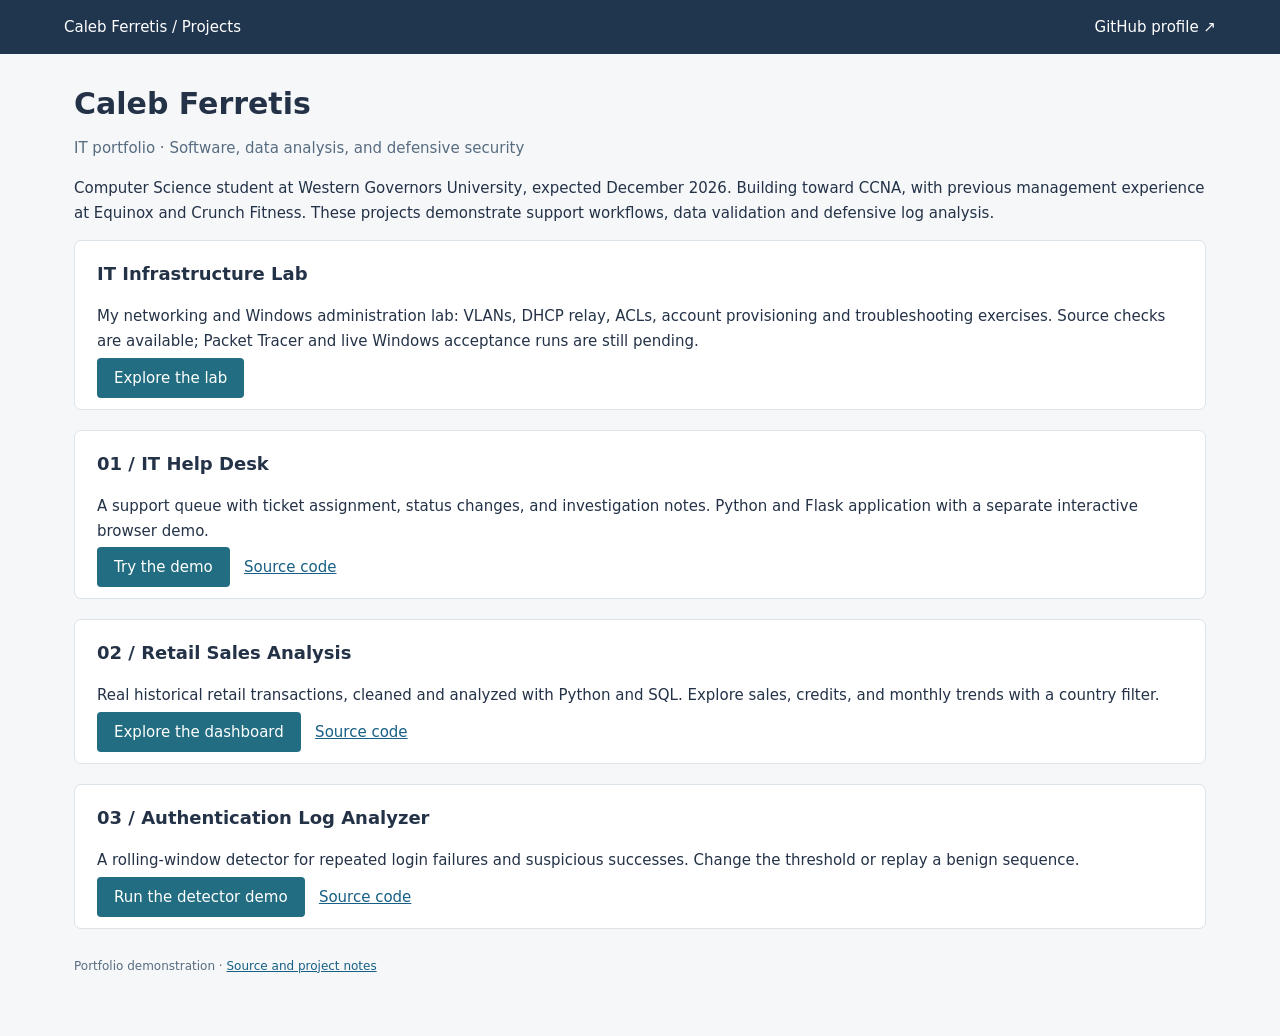
<file: docs/index.html>
<!doctype html><html lang="en"><meta charset="utf-8"><meta name="viewport" content="width=device-width,initial-scale=1"><title>IT portfolio · Caleb Ferretis</title><style>*{box-sizing:border-box}body{margin:0;background:#f5f7f9;color:#243247;font:15px system-ui,-apple-system,sans-serif}a{color:#175f84}header{background:#20364e;padding:18px 5%;color:#fff;display:flex;justify-content:space-between;gap:15px}header a{color:white;text-decoration:none}main{max-width:1180px;margin:auto;padding:32px 24px}h1{font-size:30px;margin:0 0 10px}h2{font-size:18px;margin:0 0 20px}p{line-height:1.65}.muted,small{color:#586c80}small{display:block}.notice{background:#eef4f7;border-left:3px solid #4d8299;padding:12px 16px;font-size:13px;margin:20px 0}.cards{display:grid;grid-template-columns:repeat(4,1fr);gap:15px;margin:24px 0}.card,.panel{background:white;border:1px solid #dce3e9;padding:22px;border-radius:7px}.card strong{display:block;font-size:26px;margin-top:12px}.grid{display:grid;grid-template-columns:1.6fr 1fr;gap:20px}.filters{display:flex;gap:14px;align-items:end;margin-bottom:20px;flex-wrap:wrap}label{font-size:13px;display:block;margin-bottom:14px}input,select,textarea{font:inherit;width:100%;padding:10px;border:1px solid #bccbd7;background:white;border-radius:4px;display:block;margin-top:5px}button,.button{background:#226d81;color:white;border:0;padding:11px 17px;border-radius:4px;font:inherit;cursor:pointer;text-decoration:none}button.secondary{background:#e5edf2;color:#243247}table{width:100%;border-collapse:collapse;font-size:13px;text-align:left}th,td{padding:13px 8px;border-bottom:1px solid #e3e9ee}th{color:#586c80}td button{padding:4px 7px;font-size:13px}.scroll{overflow:auto}.bar-row{display:grid;grid-template-columns:65px 1fr 95px;gap:12px;align-items:center;font-size:12px;margin:14px 0}.track{height:16px;background:#eaf0f4}.bar{height:100%;background:#367f91}.note{border-left:2px solid #8bb5bf;padding:10px 15px;margin:10px 0;white-space:pre-wrap;overflow-wrap:anywhere}.badge{padding:3px 7px;background:#eaf0f4;border-radius:3px}footer{font-size:12px;color:#586c80;margin:28px 0;line-height:1.6}.hidden{display:none}pre{white-space:pre-wrap;overflow-wrap:anywhere;font-size:12px}textarea{min-height:100px}@media(max-width:760px){.grid{grid-template-columns:1fr}.cards{grid-template-columns:1fr 1fr}header{font-size:13px}.card{padding:15px}.card strong{font-size:23px}main{padding:24px 15px}}</style><header><a href="./">Caleb Ferretis / Projects</a><a href="https://github.com/lacetears">GitHub profile ↗</a></header><main><h1>Caleb Ferretis</h1><p class="muted">IT portfolio · Software, data analysis, and defensive security</p><p>Computer Science student at Western Governors University, expected December 2026. Building toward CCNA, with previous management experience at Equinox and Crunch Fitness. These projects demonstrate support workflows, data validation and defensive log analysis.</p><section class="panel" style="margin-bottom:20px"><h2>IT Infrastructure Lab</h2><p>My networking and Windows administration lab: VLANs, DHCP relay, ACLs, account provisioning and troubleshooting exercises. Source checks are available; Packet Tracer and live Windows acceptance runs are still pending.</p><a class="button" href="https://github.com/lacetears/enterprise-it-infrastructure-lab">Explore the lab</a></section><section class="panel"><h2>01 / IT Help Desk</h2><p>A support queue with ticket assignment, status changes, and investigation notes. Python and Flask application with a separate interactive browser demo.</p><a class="button" href="helpdesk.html">Try the demo</a> &nbsp; <a href="https://github.com/lacetears/it-helpdesk">Source code</a></section><section class="panel" style="margin-top:20px"><h2>02 / Retail Sales Analysis</h2><p>Real historical retail transactions, cleaned and analyzed with Python and SQL. Explore sales, credits, and monthly trends with a country filter.</p><a class="button" href="sales.html">Explore the dashboard</a> &nbsp; <a href="https://github.com/lacetears/sales-analytics">Source code</a></section><section class="panel" style="margin-top:20px"><h2>03 / Authentication Log Analyzer</h2><p>A rolling-window detector for repeated login failures and suspicious successes. Change the threshold or replay a benign sequence.</p><a class="button" href="security.html">Run the detector demo</a> &nbsp; <a href="https://github.com/lacetears/auth-log-analyzer">Source code</a></section><footer>Portfolio demonstration · <a href="https://github.com/lacetears/it-career-portfolio">Source and project notes</a></footer></main><script></script></html>
</file>
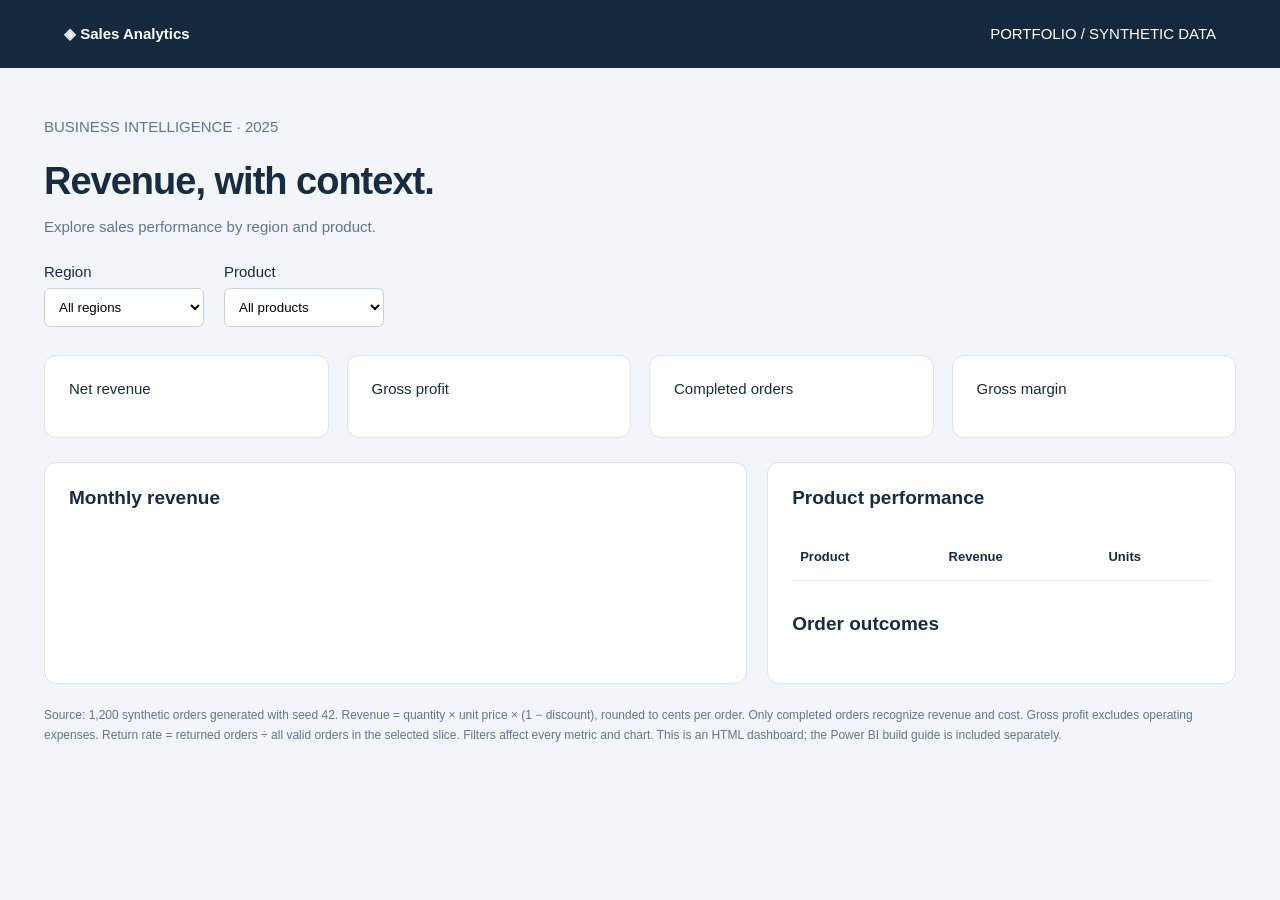
<file: data-analytics/dashboard.template.html>
<!doctype html><html lang="en"><meta charset="utf-8"><meta name="viewport" content="width=device-width,initial-scale=1"><title>Sales Analytics | 2025</title><style>
*{box-sizing:border-box}body{margin:0;background:#f2f5f9;color:#182b40;font:15px Arial,sans-serif}header{background:#14283e;color:white;padding:25px 5%;display:flex;justify-content:space-between}main{max-width:1240px;padding:35px 24px;margin:auto}h1{font-size:38px;letter-spacing:-1px;margin-bottom:10px}.muted{color:#63758c}.filters{display:flex;gap:20px;margin:28px 0}select{display:block;padding:10px;margin-top:8px;min-width:160px;border:1px solid #c5d2df;border-radius:6px;background:white}.metrics{display:grid;grid-template-columns:repeat(4,1fr);gap:18px}.card,.panel{background:white;border:1px solid #dce4ed;border-radius:12px;padding:24px}.card strong{font-size:29px;display:block;margin-top:16px}.grid{display:grid;grid-template-columns:1.5fr 1fr;gap:20px;margin-top:24px}h2{font-size:19px;margin:0 0 24px}.bar-row{display:grid;grid-template-columns:65px 1fr 95px;align-items:center;gap:12px;margin:13px 0;font-size:12px}.track{height:17px;background:#edf2f7;border-radius:3px}.bar{height:100%;background:#16887d;border-radius:3px}table{width:100%;border-collapse:collapse;text-align:left;font-size:13px}td,th{padding:16px 8px;border-bottom:1px solid #e3eaf1}.note{font-size:12px;color:#63758c;line-height:1.6;margin-top:22px}@media(max-width:800px){.metrics{grid-template-columns:repeat(2,1fr)}.grid{grid-template-columns:1fr}.filters{flex-wrap:wrap}header span{display:none}.card strong{font-size:24px}}
</style><header><b>◈ Sales Analytics</b><span>PORTFOLIO / SYNTHETIC DATA</span></header><main><p class="muted">BUSINESS INTELLIGENCE · 2025</p><h1>Revenue, with context.</h1><p class="muted">Explore sales performance by region and product.</p><div class="filters"><label>Region<select id="region"><option value="">All regions</option></select></label><label>Product<select id="product"><option value="">All products</option></select></label></div><section class="metrics" aria-live="polite"><div class="card">Net revenue<strong id="revenue"></strong></div><div class="card">Gross profit<strong id="profit"></strong></div><div class="card">Completed orders<strong id="orders"></strong></div><div class="card">Gross margin<strong id="margin"></strong></div></section><div class="grid"><section class="panel"><h2>Monthly revenue</h2><div id="bars"></div></section><section class="panel"><h2>Product performance</h2><table><thead><tr><th>Product</th><th>Revenue</th><th>Units</th></tr></thead><tbody id="products"></tbody></table><h2 style="margin-top:32px">Order outcomes</h2><p id="outcomes"></p></section></div><p class="note">Source: 1,200 synthetic orders generated with seed 42. Revenue = quantity × unit price × (1 − discount), rounded to cents per order. Only completed orders recognize revenue and cost. Gross profit excludes operating expenses. Return rate = returned orders ÷ all valid orders in the selected slice. Filters affect every metric and chart. This is an HTML dashboard; the Power BI build guide is included separately.</p></main><script>
const data=__SALES_DATA__;const money=n=>new Intl.NumberFormat('en-US',{style:'currency',currency:'USD',maximumFractionDigits:0}).format(n/100);
for(const key of ['region','product']){const el=document.getElementById(key);for(const value of [...new Set(data.map(r=>r[key]))].sort()){const o=document.createElement('option');o.value=value;o.textContent=value;el.append(o);}el.addEventListener('change',render);}
function render(){const region=document.getElementById('region').value,product=document.getElementById('product').value;const rows=data.filter(r=>(!region||r.region===region)&&(!product||r.product===product));const done=rows.filter(r=>r.status==='Completed');const sum=k=>done.reduce((s,r)=>s+r[k],0);const revenue=sum('net_revenue_cents');document.getElementById('revenue').textContent=money(revenue);document.getElementById('profit').textContent=money(sum('gross_profit_cents'));document.getElementById('orders').textContent=done.length;document.getElementById('margin').textContent=revenue?(100*sum('gross_profit_cents')/revenue).toFixed(1)+'%':'—';const monthly=Array.from({length:12},(_,i)=>({name:new Date(2025,i,1).toLocaleString('en-US',{month:'short'}),value:done.filter(r=>Number(r.order_date.slice(5,7))===i+1).reduce((s,r)=>s+r.net_revenue_cents,0)}));const max=Math.max(...monthly.map(r=>r.value),1);document.getElementById('bars').innerHTML=monthly.map(r=>`<div class="bar-row"><span>${r.name}</span><div class="track"><div class="bar" style="width:${r.value/max*100}%"></div></div><b>${money(r.value)}</b></div>`).join('');const products=[...new Set(done.map(r=>r.product))].map(name=>({name,value:done.filter(r=>r.product===name).reduce((s,r)=>s+r.net_revenue_cents,0),units:done.filter(r=>r.product===name).reduce((s,r)=>s+r.quantity,0)})).sort((a,b)=>b.value-a.value);document.getElementById('products').innerHTML=products.map(r=>`<tr><td>${r.name}</td><td>${money(r.value)}</td><td>${r.units}</td></tr>`).join('');const returned=rows.filter(r=>r.status==='Returned').length,cancelled=rows.filter(r=>r.status==='Cancelled').length;document.getElementById('outcomes').textContent=`${returned} returned · ${cancelled} cancelled · ${rows.length?(returned/rows.length*100).toFixed(1):0}% return rate`;}
render();</script></html>
</file>
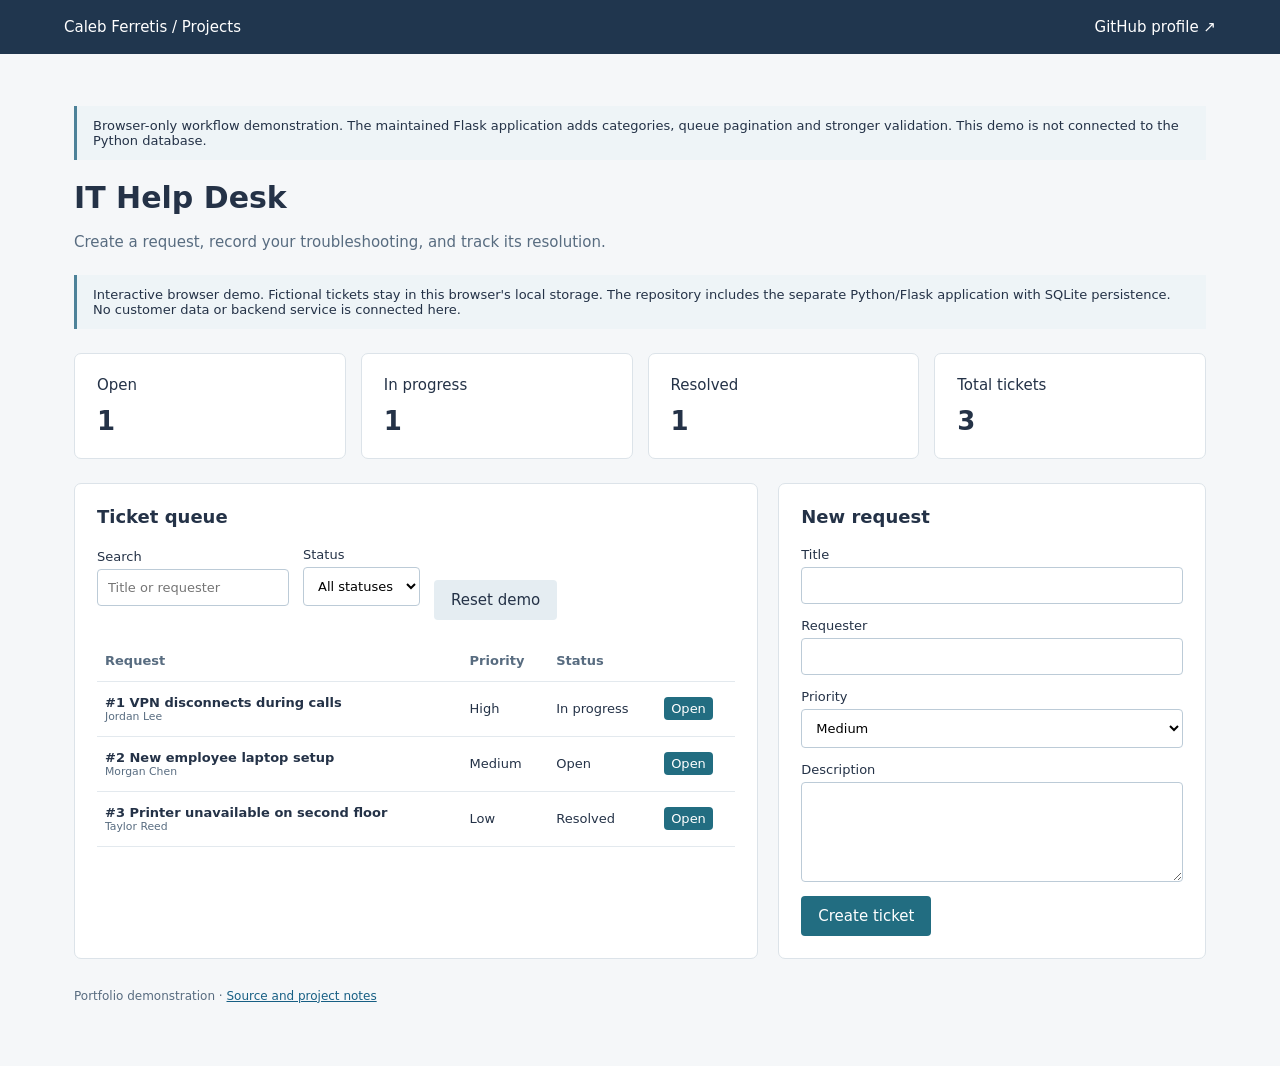
<file: docs/helpdesk.html>
<!doctype html><html lang="en"><meta charset="utf-8"><meta name="viewport" content="width=device-width,initial-scale=1"><title>IT Help Desk · Caleb Ferretis</title><style>*{box-sizing:border-box}body{margin:0;background:#f5f7f9;color:#243247;font:15px system-ui,-apple-system,sans-serif}a{color:#175f84}header{background:#20364e;padding:18px 5%;color:#fff;display:flex;justify-content:space-between;gap:15px}header a{color:white;text-decoration:none}main{max-width:1180px;margin:auto;padding:32px 24px}h1{font-size:30px;margin:0 0 10px}h2{font-size:18px;margin:0 0 20px}p{line-height:1.65}.muted,small{color:#586c80}small{display:block}.notice{background:#eef4f7;border-left:3px solid #4d8299;padding:12px 16px;font-size:13px;margin:20px 0}.cards{display:grid;grid-template-columns:repeat(4,1fr);gap:15px;margin:24px 0}.card,.panel{background:white;border:1px solid #dce3e9;padding:22px;border-radius:7px}.card strong{display:block;font-size:26px;margin-top:12px}.grid{display:grid;grid-template-columns:1.6fr 1fr;gap:20px}.filters{display:flex;gap:14px;align-items:end;margin-bottom:20px;flex-wrap:wrap}label{font-size:13px;display:block;margin-bottom:14px}input,select,textarea{font:inherit;width:100%;padding:10px;border:1px solid #bccbd7;background:white;border-radius:4px;display:block;margin-top:5px}button,.button{background:#226d81;color:white;border:0;padding:11px 17px;border-radius:4px;font:inherit;cursor:pointer;text-decoration:none}button.secondary{background:#e5edf2;color:#243247}table{width:100%;border-collapse:collapse;font-size:13px;text-align:left}th,td{padding:13px 8px;border-bottom:1px solid #e3e9ee}th{color:#586c80}td button{padding:4px 7px;font-size:13px}.scroll{overflow:auto}.bar-row{display:grid;grid-template-columns:65px 1fr 95px;gap:12px;align-items:center;font-size:12px;margin:14px 0}.track{height:16px;background:#eaf0f4}.bar{height:100%;background:#367f91}.note{border-left:2px solid #8bb5bf;padding:10px 15px;margin:10px 0;white-space:pre-wrap;overflow-wrap:anywhere}.badge{padding:3px 7px;background:#eaf0f4;border-radius:3px}footer{font-size:12px;color:#586c80;margin:28px 0;line-height:1.6}.hidden{display:none}pre{white-space:pre-wrap;overflow-wrap:anywhere;font-size:12px}textarea{min-height:100px}@media(max-width:760px){.grid{grid-template-columns:1fr}.cards{grid-template-columns:1fr 1fr}header{font-size:13px}.card{padding:15px}.card strong{font-size:23px}main{padding:24px 15px}}</style><header><a href="./">Caleb Ferretis / Projects</a><a href="https://github.com/lacetears">GitHub profile ↗</a></header><main><div class="notice">Browser-only workflow demonstration. The maintained Flask application adds categories, queue pagination and stronger validation. This demo is not connected to the Python database.</div><h1>IT Help Desk</h1><p class="muted">Create a request, record your troubleshooting, and track its resolution.</p><div class="notice">Interactive browser demo. Fictional tickets stay in this browser's local storage. The repository includes the separate Python/Flask application with SQLite persistence. No customer data or backend service is connected here.</div><div class="cards"><div class="card">Open<strong id="open"></strong></div><div class="card">In progress<strong id="progress"></strong></div><div class="card">Resolved<strong id="resolved"></strong></div><div class="card">Total tickets<strong id="total"></strong></div></div><div class="grid"><section class="panel"><h2>Ticket queue</h2><div class="filters"><label>Search<input id="search" placeholder="Title or requester"></label><label>Status<select id="filter"><option value="">All statuses</option><option>Open</option><option>In progress</option><option>Resolved</option></select></label><button class="secondary" id="reset">Reset demo</button></div><div class="scroll"><table><thead><tr><th>Request</th><th>Priority</th><th>Status</th><th></th></tr></thead><tbody id="queue"></tbody></table></div></section><section class="panel"><h2>New request</h2><form id="new"><label>Title<input name="title" maxlength="120" required></label><label>Requester<input name="requester" maxlength="120" required></label><label>Priority<select name="priority"><option>Low</option><option selected>Medium</option><option>High</option><option>Critical</option></select></label><label>Description<textarea name="description" maxlength="5000" required></textarea></label><button>Create ticket</button></form></section></div><section id="detail" class="panel hidden" style="margin-top:20px"><h2 id="detailTitle"></h2><p id="description"></p><form id="update"><div class="filters"><label>Status<select name="status"><option>Open</option><option>In progress</option><option>Resolved</option></select></label><label>Assignee<input name="assignee" maxlength="120"></label><button>Save changes</button></div></form><form id="note"><label>Work note<textarea name="note" maxlength="2000" required></textarea></label><button>Add note</button></form><h2 style="margin-top:25px">Activity</h2><div id="activity"></div></section><footer>Portfolio demonstration · <a href="https://github.com/lacetears/it-career-portfolio">Source and project notes</a></footer></main><script>
const initial=[{id:1,title:'VPN disconnects during calls',requester:'Jordan Lee',priority:'High',status:'In progress',assignee:'Alex',description:'Connection drops during video calls. Check the VPN client logs and network stability.',history:['Demo ticket created','Assigned to Alex; investigation started']},{id:2,title:'New employee laptop setup',requester:'Morgan Chen',priority:'Medium',status:'Open',assignee:'',description:'Install the standard applications and confirm device enrollment.',history:['Demo ticket created']},{id:3,title:'Printer unavailable on second floor',requester:'Taylor Reed',priority:'Low',status:'Resolved',assignee:'Alex',description:'Print queue was stuck. Cleared the queue and verified a test page.',history:['Demo ticket created','Queue cleared and test print confirmed','Status changed to Resolved']}];
let tickets;try{tickets=JSON.parse(localStorage.getItem('portfolio-helpdesk-v1'))||structuredClone(initial)}catch{tickets=structuredClone(initial)}let selected=null;const $=id=>document.getElementById(id);const escape=s=>String(s).replace(/[&<>"']/g,c=>({'&':'&amp;','<':'&lt;','>':'&gt;','"':'&quot;',"'":'&#39;'}[c]));function save(){try{localStorage.setItem('portfolio-helpdesk-v1',JSON.stringify(tickets))}catch{}render()}
function render(){for(const [id,status]of [['open','Open'],['progress','In progress'],['resolved','Resolved']])$(id).textContent=tickets.filter(t=>t.status===status).length;$('total').textContent=tickets.length;const q=$('search').value.toLowerCase(),status=$('filter').value;const rows=tickets.filter(t=>(!status||t.status===status)&&(t.title+' '+t.requester).toLowerCase().includes(q));$('queue').innerHTML=rows.map(t=>`<tr><td><b>#${t.id} ${escape(t.title)}</b><small>${escape(t.requester)}</small></td><td>${escape(t.priority)}</td><td>${escape(t.status)}</td><td><button data-id="${t.id}">Open</button></td></tr>`).join('')||'<tr><td colspan="4">No matching requests.</td></tr>';if(selected)show(selected,false)}
function show(id,scroll=true){selected=id;const t=tickets.find(t=>t.id===id);if(!t)return;$('detail').classList.remove('hidden');$('detailTitle').textContent=`#${t.id} ${t.title}`;$('description').textContent=t.description;$('update').elements.status.value=t.status;$('update').elements.assignee.value=t.assignee;$('activity').innerHTML=[...t.history].reverse().map(s=>`<div class="note">${escape(s)}</div>`).join('');if(scroll)$('detail').scrollIntoView({behavior:'smooth'})}
$('queue').onclick=e=>{if(e.target.dataset.id)show(Number(e.target.dataset.id))};$('search').oninput=render;$('filter').onchange=render;$('new').onsubmit=e=>{e.preventDefault();const f=e.target.elements;tickets.push({id:Math.max(0,...tickets.map(t=>t.id))+1,title:f.title.value.trim(),requester:f.requester.value.trim(),priority:f.priority.value,status:'Open',assignee:'',description:f.description.value.trim(),history:['Ticket created in browser demo']});e.target.reset();save()};$('update').onsubmit=e=>{e.preventDefault();const t=tickets.find(t=>t.id===selected);t.status=e.target.elements.status.value;t.assignee=e.target.elements.assignee.value.trim();t.history.push(`Status: ${t.status}; assignee: ${t.assignee||'Unassigned'}`);save()};$('note').onsubmit=e=>{e.preventDefault();const note=e.target.elements.note.value.trim();if(!note)return;tickets.find(t=>t.id===selected).history.push('Note: '+note);e.target.reset();save()};$('reset').onclick=()=>{tickets=structuredClone(initial);selected=null;$('detail').classList.add('hidden');$('search').value='';$('filter').value='';save()};render();
</script></html>
</file>
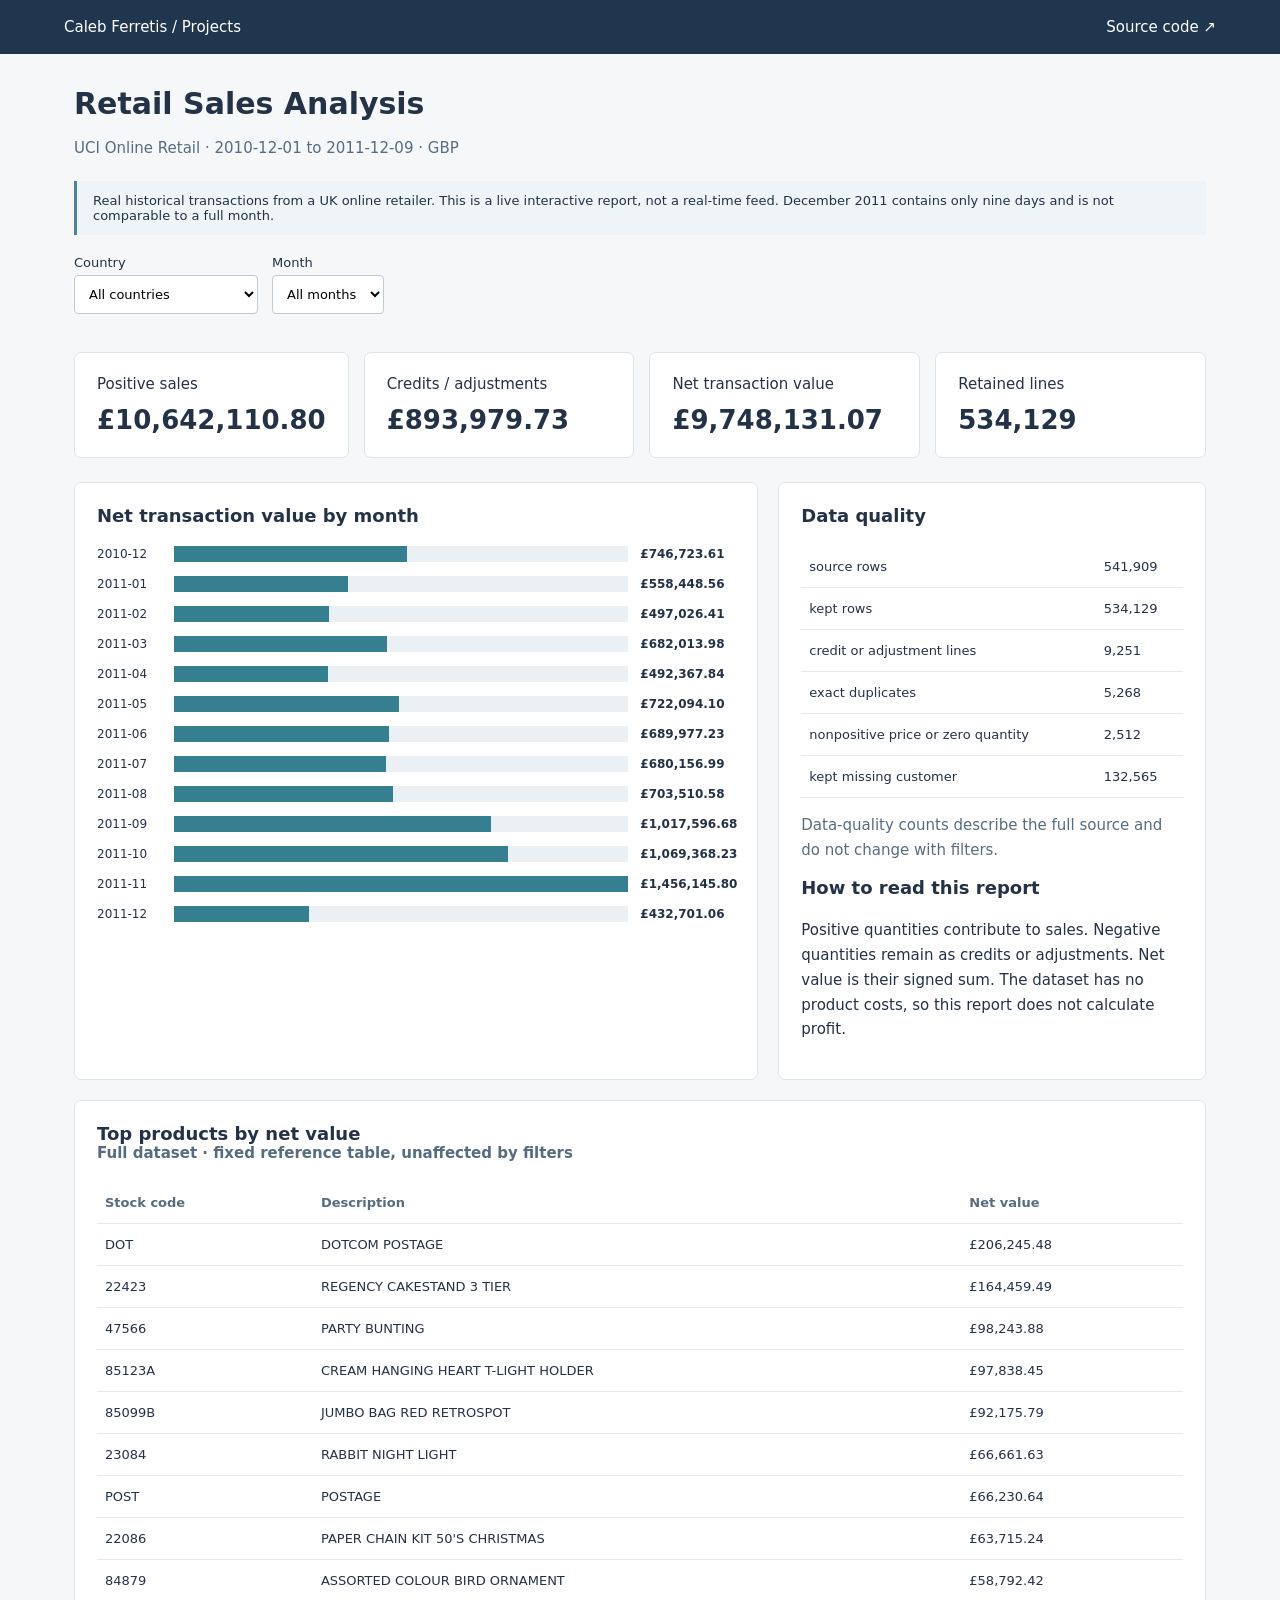
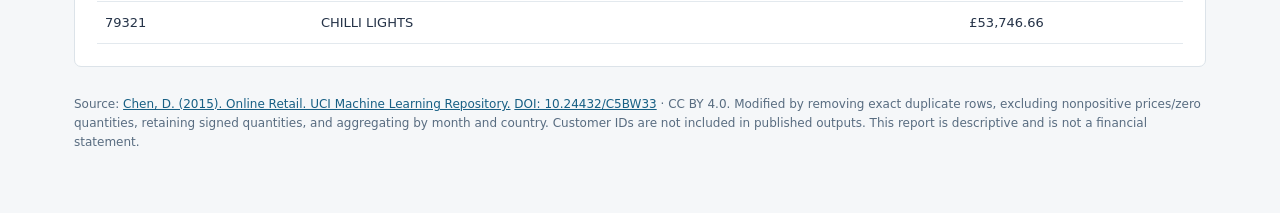
<file: docs/sales.html>
<!doctype html><html lang="en"><meta charset="utf-8"><meta name="viewport" content="width=device-width,initial-scale=1"><title>Retail Sales Analysis · Caleb Ferretis</title><style>*{box-sizing:border-box}body{margin:0;background:#f5f7f9;color:#243247;font:15px system-ui,-apple-system,sans-serif}a{color:#175f84}header{background:#20364e;padding:18px 5%;color:#fff;display:flex;justify-content:space-between;gap:15px}header a{color:white;text-decoration:none}main{max-width:1180px;margin:auto;padding:32px 24px}h1{font-size:30px;margin:0 0 10px}h2{font-size:18px;margin:0 0 20px}p{line-height:1.65}.muted,small{color:#586c80}small{display:block}.notice{background:#eef4f7;border-left:3px solid #4d8299;padding:12px 16px;font-size:13px;margin:20px 0}.cards{display:grid;grid-template-columns:repeat(4,1fr);gap:15px;margin:24px 0}.card,.panel{background:white;border:1px solid #dce3e9;padding:22px;border-radius:7px}.card strong{display:block;font-size:26px;margin-top:12px}.grid{display:grid;grid-template-columns:1.6fr 1fr;gap:20px}.filters{display:flex;gap:14px;align-items:end;margin-bottom:20px;flex-wrap:wrap}label{font-size:13px;display:block;margin-bottom:14px}input,select,textarea{font:inherit;width:100%;padding:10px;border:1px solid #bccbd7;background:white;border-radius:4px;display:block;margin-top:5px}button,.button{background:#226d81;color:white;border:0;padding:11px 17px;border-radius:4px;font:inherit;cursor:pointer;text-decoration:none}button.secondary{background:#e5edf2;color:#243247}table{width:100%;border-collapse:collapse;font-size:13px;text-align:left}th,td{padding:13px 8px;border-bottom:1px solid #e3e9ee}th{color:#586c80}td button{padding:4px 7px;font-size:13px}.scroll{overflow:auto}.bar-row{display:grid;grid-template-columns:65px 1fr 95px;gap:12px;align-items:center;font-size:12px;margin:14px 0}.track{height:16px;background:#eaf0f4}.bar{height:100%;background:#367f91}.note{border-left:2px solid #8bb5bf;padding:10px 15px;margin:10px 0;white-space:pre-wrap;overflow-wrap:anywhere}.badge{padding:3px 7px;background:#eaf0f4;border-radius:3px}footer{font-size:12px;color:#586c80;margin:28px 0;line-height:1.6}.hidden{display:none}pre{white-space:pre-wrap;overflow-wrap:anywhere;font-size:12px}textarea{min-height:100px}@media(max-width:760px){.grid{grid-template-columns:1fr}.cards{grid-template-columns:1fr 1fr}header{font-size:13px}.card{padding:15px}.card strong{font-size:23px}main{padding:24px 15px}}</style><header><a href="./">Caleb Ferretis / Projects</a><a href="https://github.com/lacetears/sales-analytics">Source code ↗</a></header><main><h1>Retail Sales Analysis</h1><p class="muted">UCI Online Retail · <span id="period"></span> · GBP</p><div class="notice">Real historical transactions from a UK online retailer. This is a live interactive report, not a real-time feed. December 2011 contains only nine days and is not comparable to a full month.</div><div class="filters"><label>Country<select id="country"><option value="">All countries</option></select></label><label>Month<select id="month"><option value="">All months</option></select></label></div><div class="cards" aria-live="polite"><div class="card">Positive sales<strong id="sales"></strong></div><div class="card">Credits / adjustments<strong id="credits"></strong></div><div class="card">Net transaction value<strong id="net"></strong></div><div class="card">Retained lines<strong id="lines"></strong></div></div><div class="grid"><section class="panel"><h2>Net transaction value by month</h2><div id="bars"></div></section><section class="panel"><h2>Data quality</h2><table><tbody id="quality"></tbody></table><p class="muted">Data-quality counts describe the full source and do not change with filters.</p><h2>How to read this report</h2><p>Positive quantities contribute to sales. Negative quantities remain as credits or adjustments. Net value is their signed sum. The dataset has no product costs, so this report does not calculate profit.</p></section></div><section class="panel" style="margin-top:20px"><h2>Top products by net value <small>Full dataset · fixed reference table, unaffected by filters</small></h2><div class="scroll"><table><thead><tr><th>Stock code</th><th>Description</th><th>Net value</th></tr></thead><tbody id="products"></tbody></table></div></section><footer>Source: <a href="https://archive.ics.uci.edu/dataset/352/online-retail">Chen, D. (2015). Online Retail. UCI Machine Learning Repository.</a> <a href="https://doi.org/10.24432/C5BW33">DOI: 10.24432/C5BW33</a> · CC BY 4.0. Modified by removing exact duplicate rows, excluding nonpositive prices/zero quantities, retaining signed quantities, and aggregating by month and country. Customer IDs are not included in published outputs. This report is descriptive and is not a financial statement.</footer></main><script>
const report={"source": "UCI Online Retail, Daqing Chen (2015), CC BY 4.0", "source_url": "https://archive.ics.uci.edu/dataset/352/online-retail", "period": "2010-12-01 to 2011-12-09", "sha256": "43465a06f2ccf7c8b5bd2892bc7defb52f97487934fe93b16ae4c3936424676d", "quality": {"source_rows": 541909, "kept_rows": 534129, "credit_or_adjustment_lines": 9251, "exact_duplicates": 5268, "nonpositive_price_or_zero_quantity": 2512, "kept_missing_customer": 132565}, "monthly_country": [{"month": "2010-12", "country": "Australia", "sales_pence": 96535, "credits_pence": 2775, "net_pence": 93760, "sales_invoices": 3, "lines": 34}, {"month": "2010-12", "country": "Austria", "sales_pence": 27720, "credits_pence": 2016, "net_pence": 25704, "sales_invoices": 1, "lines": 9}, {"month": "2010-12", "country": "Bahrain", "sales_pence": 20574, "credits_pence": 0, "net_pence": 20574, "sales_invoices": 1, "lines": 1}, {"month": "2010-12", "country": "Belgium", "sales_pence": 180991, "credits_pence": 0, "net_pence": 180991, "sales_invoices": 5, "lines": 95}, {"month": "2010-12", "country": "Channel Islands", "sales_pence": 36353, "credits_pence": 0, "net_pence": 36353, "sales_invoices": 1, "lines": 17}, {"month": "2010-12", "country": "Cyprus", "sales_pence": 158707, "credits_pence": 0, "net_pence": 158707, "sales_invoices": 1, "lines": 82}, {"month": "2010-12", "country": "Denmark", "sales_pence": 128150, "credits_pence": 0, "net_pence": 128150, "sales_invoices": 1, "lines": 20}, {"month": "2010-12", "country": "EIRE", "sales_pence": 1003326, "credits_pence": 100331, "net_pence": 902995, "sales_invoices": 17, "lines": 402}, {"month": "2010-12", "country": "Finland", "sales_pence": 89280, "credits_pence": 0, "net_pence": 89280, "sales_invoices": 1, "lines": 17}, {"month": "2010-12", "country": "France", "sales_pence": 961631, "credits_pence": 4095, "net_pence": 957536, "sales_invoices": 21, "lines": 439}, {"month": "2010-12", "country": "Germany", "sales_pence": 1520574, "credits_pence": 67830, "net_pence": 1452744, "sales_invoices": 30, "lines": 563}, {"month": "2010-12", "country": "Iceland", "sales_pence": 71179, "credits_pence": 0, "net_pence": 71179, "sales_invoices": 1, "lines": 31}, {"month": "2010-12", "country": "Israel", "sales_pence": 0, "credits_pence": 22744, "net_pence": -22744, "sales_invoices": 0, "lines": 2}, {"month": "2010-12", "country": "Italy", "sales_pence": 81150, "credits_pence": 1700, "net_pence": 79450, "sales_invoices": 2, "lines": 41}, {"month": "2010-12", "country": "Japan", "sales_pence": 770507, "credits_pence": 0, "net_pence": 770507, "sales_invoices": 3, "lines": 65}, {"month": "2010-12", "country": "Lithuania", "sales_pence": 166106, "credits_pence": 0, "net_pence": 166106, "sales_invoices": 4, "lines": 35}, {"month": "2010-12", "country": "Netherlands", "sales_pence": 878448, "credits_pence": 0, "net_pence": 878448, "sales_invoices": 3, "lines": 72}, {"month": "2010-12", "country": "Norway", "sales_pence": 378712, "credits_pence": 0, "net_pence": 378712, "sales_invoices": 2, "lines": 147}, {"month": "2010-12", "country": "Poland", "sales_pence": 24816, "credits_pence": 0, "net_pence": 24816, "sales_invoices": 1, "lines": 8}, {"month": "2010-12", "country": "Portugal", "sales_pence": 243997, "credits_pence": 5985, "net_pence": 238012, "sales_invoices": 6, "lines": 120}, {"month": "2010-12", "country": "Spain", "sales_pence": 184373, "credits_pence": 0, "net_pence": 184373, "sales_invoices": 4, "lines": 75}, {"month": "2010-12", "country": "Sweden", "sales_pence": 383430, "credits_pence": 118800, "net_pence": 264630, "sales_invoices": 2, "lines": 27}, {"month": "2010-12", "country": "Switzerland", "sales_pence": 130492, "credits_pence": 0, "net_pence": 130492, "sales_invoices": 2, "lines": 49}, {"month": "2010-12", "country": "United Kingdom", "sales_pence": 74608222, "credits_pence": 7146636, "net_pence": 67461586, "sales_invoices": 1447, "lines": 39359}, {"month": "2011-01", "country": "Australia", "sales_pence": 901771, "credits_pence": 0, "net_pence": 901771, "sales_invoices": 9, "lines": 127}, {"month": "2011-01", "country": "Bahrain", "sales_pence": 0, "credits_pence": 20574, "net_pence": -20574, "sales_invoices": 0, "lines": 1}, {"month": "2011-01", "country": "Belgium", "sales_pence": 120020, "credits_pence": 4615, "net_pence": 115405, "sales_invoices": 3, "lines": 63}, {"month": "2011-01", "country": "Channel Islands", "sales_pence": 67558, "credits_pence": 3050, "net_pence": 64508, "sales_invoices": 1, "lines": 32}, {"month": "2011-01", "country": "Cyprus", "sales_pence": 54750, "credits_pence": 0, "net_pence": 54750, "sales_invoices": 1, "lines": 16}, {"month": "2011-01", "country": "EIRE", "sales_pence": 2190419, "credits_pence": 24767, "net_pence": 2165652, "sales_invoices": 7, "lines": 189}, {"month": "2011-01", "country": "Finland", "sales_pence": 88902, "credits_pence": 0, "net_pence": 88902, "sales_invoices": 2, "lines": 11}, {"month": "2011-01", "country": "France", "sales_pence": 1774012, "credits_pence": 23705, "net_pence": 1750307, "sales_invoices": 29, "lines": 675}, {"month": "2011-01", "country": "Germany", "sales_pence": 1688084, "credits_pence": 45941, "net_pence": 1642143, "sales_invoices": 31, "lines": 825}, {"month": "2011-01", "country": "Greece", "sales_pence": 266124, "credits_pence": 0, "net_pence": 266124, "sales_invoices": 1, "lines": 32}, {"month": "2011-01", "country": "Hong Kong", "sales_pence": 223096, "credits_pence": 0, "net_pence": 223096, "sales_invoices": 1, "lines": 53}, {"month": "2011-01", "country": "Iceland", "sales_pence": 47539, "credits_pence": 0, "net_pence": 47539, "sales_invoices": 1, "lines": 29}, {"month": "2011-01", "country": "Israel", "sales_pence": 37984, "credits_pence": 0, "net_pence": 37984, "sales_invoices": 1, "lines": 14}, {"month": "2011-01", "country": "Italy", "sales_pence": 240251, "credits_pence": 4115, "net_pence": 236136, "sales_invoices": 3, "lines": 114}, {"month": "2011-01", "country": "Japan", "sales_pence": 0, "credits_pence": 10980, "net_pence": -10980, "sales_invoices": 0, "lines": 4}, {"month": "2011-01", "country": "Lebanon", "sales_pence": 169388, "credits_pence": 0, "net_pence": 169388, "sales_invoices": 1, "lines": 45}, {"month": "2011-01", "country": "Netherlands", "sales_pence": 2661116, "credits_pence": 0, "net_pence": 2661116, "sales_invoices": 5, "lines": 229}, {"month": "2011-01", "country": "Poland", "sales_pence": 61322, "credits_pence": 0, "net_pence": 61322, "sales_invoices": 1, "lines": 25}, {"month": "2011-01", "country": "Portugal", "sales_pence": 405571, "credits_pence": 5760, "net_pence": 399811, "sales_invoices": 4, "lines": 122}, {"month": "2011-01", "country": "Singapore", "sales_pence": 205307, "credits_pence": 0, "net_pence": 205307, "sales_invoices": 1, "lines": 56}, {"month": "2011-01", "country": "Spain", "sales_pence": 1008609, "credits_pence": 290755, "net_pence": 717854, "sales_invoices": 8, "lines": 385}, {"month": "2011-01", "country": "Sweden", "sales_pence": 348632, "credits_pence": 4000, "net_pence": 344632, "sales_invoices": 2, "lines": 35}, {"month": "2011-01", "country": "Switzerland", "sales_pence": 423123, "credits_pence": 0, "net_pence": 423123, "sales_invoices": 3, "lines": 160}, {"month": "2011-01", "country": "United Kingdom", "sales_pence": 55997583, "credits_pence": 12698043, "net_pence": 43299540, "sales_invoices": 971, "lines": 31518}, {"month": "2011-02", "country": "Australia", "sales_pence": 1469542, "credits_pence": 6795, "net_pence": 1462747, "sales_invoices": 5, "lines": 91}, {"month": "2011-02", "country": "Austria", "sales_pence": 51836, "credits_pence": 0, "net_pence": 51836, "sales_invoices": 2, "lines": 21}, {"month": "2011-02", "country": "Belgium", "sales_pence": 218107, "credits_pence": 1975, "net_pence": 216132, "sales_invoices": 8, "lines": 120}, {"month": "2011-02", "country": "Channel Islands", "sales_pence": 178471, "credits_pence": 0, "net_pence": 178471, "sales_invoices": 1, "lines": 10}, {"month": "2011-02", "country": "Cyprus", "sales_pence": 433424, "credits_pence": 32069, "net_pence": 401355, "sales_invoices": 6, "lines": 157}, {"month": "2011-02", "country": "Czech Republic", "sales_pence": 54926, "credits_pence": 0, "net_pence": 54926, "sales_invoices": 1, "lines": 15}, {"month": "2011-02", "country": "Denmark", "sales_pence": 39922, "credits_pence": 0, "net_pence": 39922, "sales_invoices": 1, "lines": 20}, {"month": "2011-02", "country": "EIRE", "sales_pence": 1220374, "credits_pence": 257460, "net_pence": 962914, "sales_invoices": 13, "lines": 438}, {"month": "2011-02", "country": "Finland", "sales_pence": 20516, "credits_pence": 0, "net_pence": 20516, "sales_invoices": 1, "lines": 12}, {"month": "2011-02", "country": "France", "sales_pence": 851596, "credits_pence": 7705, "net_pence": 843891, "sales_invoices": 21, "lines": 426}, {"month": "2011-02", "country": "Germany", "sales_pence": 958105, "credits_pence": 61181, "net_pence": 896924, "sales_invoices": 19, "lines": 350}, {"month": "2011-02", "country": "Israel", "sales_pence": 77910, "credits_pence": 0, "net_pence": 77910, "sales_invoices": 1, "lines": 16}, {"month": "2011-02", "country": "Italy", "sales_pence": 25600, "credits_pence": 450, "net_pence": 25150, "sales_invoices": 1, "lines": 14}, {"month": "2011-02", "country": "Japan", "sales_pence": 578081, "credits_pence": 0, "net_pence": 578081, "sales_invoices": 2, "lines": 85}, {"month": "2011-02", "country": "Netherlands", "sales_pence": 2301191, "credits_pence": 7980, "net_pence": 2293211, "sales_invoices": 5, "lines": 191}, {"month": "2011-02", "country": "Norway", "sales_pence": 63090, "credits_pence": 0, "net_pence": 63090, "sales_invoices": 2, "lines": 32}, {"month": "2011-02", "country": "Poland", "sales_pence": 60405, "credits_pence": 0, "net_pence": 60405, "sales_invoices": 2, "lines": 28}, {"month": "2011-02", "country": "Portugal", "sales_pence": 121390, "credits_pence": 0, "net_pence": 121390, "sales_invoices": 2, "lines": 57}, {"month": "2011-02", "country": "Saudi Arabia", "sales_pence": 14592, "credits_pence": 0, "net_pence": 14592, "sales_invoices": 1, "lines": 9}, {"month": "2011-02", "country": "Spain", "sales_pence": 211450, "credits_pence": 2080, "net_pence": 209370, "sales_invoices": 4, "lines": 100}, {"month": "2011-02", "country": "Sweden", "sales_pence": 50950, "credits_pence": 0, "net_pence": 50950, "sales_invoices": 1, "lines": 12}, {"month": "2011-02", "country": "Switzerland", "sales_pence": 265492, "credits_pence": 1225, "net_pence": 264267, "sales_invoices": 5, "lines": 103}, {"month": "2011-02", "country": "United Arab Emirates", "sales_pence": 88924, "credits_pence": 0, "net_pence": 88924, "sales_invoices": 1, "lines": 30}, {"month": "2011-02", "country": "United Kingdom", "sales_pence": 42898662, "credits_pence": 2172995, "net_pence": 40725667, "sales_invoices": 995, "lines": 25015}, {"month": "2011-03", "country": "Australia", "sales_pence": 1722399, "credits_pence": 16870, "net_pence": 1705529, "sales_invoices": 3, "lines": 110}, {"month": "2011-03", "country": "Austria", "sales_pence": 170812, "credits_pence": 0, "net_pence": 170812, "sales_invoices": 2, "lines": 18}, {"month": "2011-03", "country": "Belgium", "sales_pence": 335198, "credits_pence": 1840, "net_pence": 333358, "sales_invoices": 9, "lines": 163}, {"month": "2011-03", "country": "Canada", "sales_pence": 14054, "credits_pence": 0, "net_pence": 14054, "sales_invoices": 1, "lines": 10}, {"month": "2011-03", "country": "Channel Islands", "sales_pence": 350933, "credits_pence": 0, "net_pence": 350933, "sales_invoices": 3, "lines": 182}, {"month": "2011-03", "country": "Cyprus", "sales_pence": 93839, "credits_pence": 0, "net_pence": 93839, "sales_invoices": 1, "lines": 48}, {"month": "2011-03", "country": "Denmark", "sales_pence": 397899, "credits_pence": 0, "net_pence": 397899, "sales_invoices": 1, "lines": 19}, {"month": "2011-03", "country": "EIRE", "sales_pence": 2219751, "credits_pence": 341428, "net_pence": 1878323, "sales_invoices": 23, "lines": 565}, {"month": "2011-03", "country": "Finland", "sales_pence": 593682, "credits_pence": 1220, "net_pence": 592462, "sales_invoices": 5, "lines": 216}, {"month": "2011-03", "country": "France", "sales_pence": 1458495, "credits_pence": 7265, "net_pence": 1451230, "sales_invoices": 25, "lines": 548}, {"month": "2011-03", "country": "Germany", "sales_pence": 1439269, "credits_pence": 22267, "net_pence": 1417002, "sales_invoices": 32, "lines": 604}, {"month": "2011-03", "country": "Greece", "sales_pence": 38731, "credits_pence": 0, "net_pence": 38731, "sales_invoices": 1, "lines": 22}, {"month": "2011-03", "country": "Hong Kong", "sales_pence": 258376, "credits_pence": 258376, "net_pence": 0, "sales_invoices": 1, "lines": 2}, {"month": "2011-03", "country": "Italy", "sales_pence": 180681, "credits_pence": 2790, "net_pence": 177891, "sales_invoices": 4, "lines": 85}, {"month": "2011-03", "country": "Japan", "sales_pence": 4890, "credits_pence": 12256, "net_pence": -7366, "sales_invoices": 3, "lines": 24}, {"month": "2011-03", "country": "Netherlands", "sales_pence": 2241649, "credits_pence": 0, "net_pence": 2241649, "sales_invoices": 8, "lines": 189}, {"month": "2011-03", "country": "Norway", "sales_pence": 126531, "credits_pence": 96063, "net_pence": 30468, "sales_invoices": 4, "lines": 33}, {"month": "2011-03", "country": "Poland", "sales_pence": 31778, "credits_pence": 1439, "net_pence": 30339, "sales_invoices": 1, "lines": 12}, {"month": "2011-03", "country": "Portugal", "sales_pence": 266085, "credits_pence": 0, "net_pence": 266085, "sales_invoices": 5, "lines": 114}, {"month": "2011-03", "country": "Saudi Arabia", "sales_pence": 0, "credits_pence": 1475, "net_pence": -1475, "sales_invoices": 0, "lines": 1}, {"month": "2011-03", "country": "Spain", "sales_pence": 536315, "credits_pence": 3650, "net_pence": 532665, "sales_invoices": 8, "lines": 204}, {"month": "2011-03", "country": "Sweden", "sales_pence": 472058, "credits_pence": 18000, "net_pence": 454058, "sales_invoices": 3, "lines": 36}, {"month": "2011-03", "country": "Switzerland", "sales_pence": 187023, "credits_pence": 0, "net_pence": 187023, "sales_invoices": 3, "lines": 58}, {"month": "2011-03", "country": "United Kingdom", "sales_pence": 58481078, "credits_pence": 2635189, "net_pence": 55845889, "sales_invoices": 1308, "lines": 32930}, {"month": "2011-04", "country": "Australia", "sales_pence": 77160, "credits_pence": 43820, "net_pence": 33340, "sales_invoices": 2, "lines": 20}, {"month": "2011-04", "country": "Austria", "sales_pence": 68078, "credits_pence": 0, "net_pence": 68078, "sales_invoices": 2, "lines": 26}, {"month": "2011-04", "country": "Belgium", "sales_pence": 198948, "credits_pence": 3533, "net_pence": 195415, "sales_invoices": 6, "lines": 123}, {"month": "2011-04", "country": "Brazil", "sales_pence": 114360, "credits_pence": 0, "net_pence": 114360, "sales_invoices": 1, "lines": 32}, {"month": "2011-04", "country": "Channel Islands", "sales_pence": 29300, "credits_pence": 0, "net_pence": 29300, "sales_invoices": 1, "lines": 9}, {"month": "2011-04", "country": "Cyprus", "sales_pence": 0, "credits_pence": 3580, "net_pence": -3580, "sales_invoices": 0, "lines": 2}, {"month": "2011-04", "country": "Czech Republic", "sales_pence": 0, "credits_pence": 5751, "net_pence": -5751, "sales_invoices": 0, "lines": 2}, {"month": "2011-04", "country": "EIRE", "sales_pence": 757050, "credits_pence": 0, "net_pence": 757050, "sales_invoices": 11, "lines": 306}, {"month": "2011-04", "country": "European Community", "sales_pence": 19140, "credits_pence": 0, "net_pence": 19140, "sales_invoices": 1, "lines": 11}, {"month": "2011-04", "country": "Finland", "sales_pence": 168892, "credits_pence": 6211, "net_pence": 162681, "sales_invoices": 4, "lines": 43}, {"month": "2011-04", "country": "France", "sales_pence": 552961, "credits_pence": 133440, "net_pence": 419521, "sales_invoices": 14, "lines": 233}, {"month": "2011-04", "country": "Germany", "sales_pence": 1231554, "credits_pence": 35217, "net_pence": 1196337, "sales_invoices": 23, "lines": 462}, {"month": "2011-04", "country": "Greece", "sales_pence": 60974, "credits_pence": 0, "net_pence": 60974, "sales_invoices": 1, "lines": 31}, {"month": "2011-04", "country": "Hong Kong", "sales_pence": 153964, "credits_pence": 0, "net_pence": 153964, "sales_invoices": 1, "lines": 32}, {"month": "2011-04", "country": "Iceland", "sales_pence": 63625, "credits_pence": 0, "net_pence": 63625, "sales_invoices": 1, "lines": 24}, {"month": "2011-04", "country": "Israel", "sales_pence": 11000, "credits_pence": 0, "net_pence": 11000, "sales_invoices": 1, "lines": 6}, {"month": "2011-04", "country": "Italy", "sales_pence": 73783, "credits_pence": 0, "net_pence": 73783, "sales_invoices": 2, "lines": 22}, {"month": "2011-04", "country": "Japan", "sales_pence": 654850, "credits_pence": 167667, "net_pence": 487183, "sales_invoices": 2, "lines": 55}, {"month": "2011-04", "country": "Netherlands", "sales_pence": 297656, "credits_pence": 0, "net_pence": 297656, "sales_invoices": 3, "lines": 24}, {"month": "2011-04", "country": "Poland", "sales_pence": 70584, "credits_pence": 0, "net_pence": 70584, "sales_invoices": 1, "lines": 25}, {"month": "2011-04", "country": "Portugal", "sales_pence": 168775, "credits_pence": 0, "net_pence": 168775, "sales_invoices": 2, "lines": 77}, {"month": "2011-04", "country": "Singapore", "sales_pence": 820958, "credits_pence": 609084, "net_pence": 211874, "sales_invoices": 3, "lines": 62}, {"month": "2011-04", "country": "Spain", "sales_pence": 178565, "credits_pence": 0, "net_pence": 178565, "sales_invoices": 3, "lines": 96}, {"month": "2011-04", "country": "Sweden", "sales_pence": 80910, "credits_pence": 0, "net_pence": 80910, "sales_invoices": 2, "lines": 34}, {"month": "2011-04", "country": "Switzerland", "sales_pence": 207694, "credits_pence": 25475, "net_pence": 182219, "sales_invoices": 4, "lines": 82}, {"month": "2011-04", "country": "USA", "sales_pence": 38395, "credits_pence": 0, "net_pence": 38395, "sales_invoices": 1, "lines": 22}, {"month": "2011-04", "country": "United Kingdom", "sales_pence": 47567763, "credits_pence": 3426287, "net_pence": 44141476, "sales_invoices": 1153, "lines": 27563}, {"month": "2011-04", "country": "Unspecified", "sales_pence": 29910, "credits_pence": 0, "net_pence": 29910, "sales_invoices": 1, "lines": 16}, {"month": "2011-05", "country": "Australia", "sales_pence": 1363841, "credits_pence": 990, "net_pence": 1362851, "sales_invoices": 4, "lines": 117}, {"month": "2011-05", "country": "Austria", "sales_pence": 124943, "credits_pence": 0, "net_pence": 124943, "sales_invoices": 2, "lines": 51}, {"month": "2011-05", "country": "Bahrain", "sales_pence": 54840, "credits_pence": 0, "net_pence": 54840, "sales_invoices": 2, "lines": 17}, {"month": "2011-05", "country": "Belgium", "sales_pence": 273240, "credits_pence": 540, "net_pence": 272700, "sales_invoices": 9, "lines": 149}, {"month": "2011-05", "country": "Canada", "sales_pence": 53424, "credits_pence": 0, "net_pence": 53424, "sales_invoices": 1, "lines": 1}, {"month": "2011-05", "country": "Channel Islands", "sales_pence": 120724, "credits_pence": 30345, "net_pence": 90379, "sales_invoices": 2, "lines": 37}, {"month": "2011-05", "country": "Denmark", "sales_pence": 51570, "credits_pence": 0, "net_pence": 51570, "sales_invoices": 1, "lines": 19}, {"month": "2011-05", "country": "EIRE", "sales_pence": 1800372, "credits_pence": 8741, "net_pence": 1791631, "sales_invoices": 22, "lines": 616}, {"month": "2011-05", "country": "France", "sales_pence": 1760648, "credits_pence": 8780, "net_pence": 1751868, "sales_invoices": 39, "lines": 727}, {"month": "2011-05", "country": "Germany", "sales_pence": 2573470, "credits_pence": 17985, "net_pence": 2555485, "sales_invoices": 42, "lines": 786}, {"month": "2011-05", "country": "Hong Kong", "sales_pence": 196616, "credits_pence": 0, "net_pence": 196616, "sales_invoices": 1, "lines": 93}, {"month": "2011-05", "country": "Italy", "sales_pence": 58745, "credits_pence": 0, "net_pence": 58745, "sales_invoices": 1, "lines": 23}, {"month": "2011-05", "country": "Japan", "sales_pence": 135145, "credits_pence": 0, "net_pence": 135145, "sales_invoices": 1, "lines": 12}, {"month": "2011-05", "country": "Netherlands", "sales_pence": 2918588, "credits_pence": 0, "net_pence": 2918588, "sales_invoices": 11, "lines": 215}, {"month": "2011-05", "country": "Poland", "sales_pence": 152237, "credits_pence": 0, "net_pence": 152237, "sales_invoices": 3, "lines": 69}, {"month": "2011-05", "country": "Portugal", "sales_pence": 420223, "credits_pence": 361440, "net_pence": 58783, "sales_invoices": 5, "lines": 85}, {"month": "2011-05", "country": "Spain", "sales_pence": 325760, "credits_pence": 0, "net_pence": 325760, "sales_invoices": 4, "lines": 105}, {"month": "2011-05", "country": "Sweden", "sales_pence": 268198, "credits_pence": 1700, "net_pence": 266498, "sales_invoices": 3, "lines": 21}, {"month": "2011-05", "country": "Switzerland", "sales_pence": 361001, "credits_pence": 4280, "net_pence": 356721, "sales_invoices": 3, "lines": 153}, {"month": "2011-05", "country": "United Kingdom", "sales_pence": 63810489, "credits_pence": 4285450, "net_pence": 59525039, "sales_invoices": 1523, "lines": 33184}, {"month": "2011-05", "country": "Unspecified", "sales_pence": 105587, "credits_pence": 0, "net_pence": 105587, "sales_invoices": 2, "lines": 58}, {"month": "2011-06", "country": "Australia", "sales_pence": 2518777, "credits_pence": 2300, "net_pence": 2516477, "sales_invoices": 4, "lines": 171}, {"month": "2011-06", "country": "Austria", "sales_pence": 0, "credits_pence": 2420, "net_pence": -2420, "sales_invoices": 0, "lines": 2}, {"month": "2011-06", "country": "Belgium", "sales_pence": 427482, "credits_pence": 165, "net_pence": 427317, "sales_invoices": 11, "lines": 231}, {"month": "2011-06", "country": "Canada", "sales_pence": 117146, "credits_pence": 0, "net_pence": 117146, "sales_invoices": 1, "lines": 57}, {"month": "2011-06", "country": "Channel Islands", "sales_pence": 206003, "credits_pence": 0, "net_pence": 206003, "sales_invoices": 1, "lines": 81}, {"month": "2011-06", "country": "Cyprus", "sales_pence": 110932, "credits_pence": 0, "net_pence": 110932, "sales_invoices": 1, "lines": 47}, {"month": "2011-06", "country": "Denmark", "sales_pence": 326115, "credits_pence": 0, "net_pence": 326115, "sales_invoices": 3, "lines": 106}, {"month": "2011-06", "country": "EIRE", "sales_pence": 2486361, "credits_pence": 477336, "net_pence": 2009025, "sales_invoices": 28, "lines": 669}, {"month": "2011-06", "country": "European Community", "sales_pence": 43205, "credits_pence": 850, "net_pence": 42355, "sales_invoices": 2, "lines": 21}, {"month": "2011-06", "country": "Finland", "sales_pence": 32956, "credits_pence": 0, "net_pence": 32956, "sales_invoices": 1, "lines": 13}, {"month": "2011-06", "country": "France", "sales_pence": 1634841, "credits_pence": 35654, "net_pence": 1599187, "sales_invoices": 31, "lines": 610}, {"month": "2011-06", "country": "Germany", "sales_pence": 1324635, "credits_pence": 19308, "net_pence": 1305327, "sales_invoices": 24, "lines": 674}, {"month": "2011-06", "country": "Hong Kong", "sales_pence": 63396, "credits_pence": 0, "net_pence": 63396, "sales_invoices": 1, "lines": 16}, {"month": "2011-06", "country": "Iceland", "sales_pence": 38252, "credits_pence": 0, "net_pence": 38252, "sales_invoices": 1, "lines": 18}, {"month": "2011-06", "country": "Italy", "sales_pence": 20207, "credits_pence": 3980, "net_pence": 16227, "sales_invoices": 2, "lines": 13}, {"month": "2011-06", "country": "Japan", "sales_pence": 160704, "credits_pence": 0, "net_pence": 160704, "sales_invoices": 1, "lines": 6}, {"month": "2011-06", "country": "Malta", "sales_pence": 86316, "credits_pence": 1275, "net_pence": 85041, "sales_invoices": 2, "lines": 47}, {"month": "2011-06", "country": "Netherlands", "sales_pence": 2685809, "credits_pence": 1500, "net_pence": 2684309, "sales_invoices": 11, "lines": 325}, {"month": "2011-06", "country": "Norway", "sales_pence": 588686, "credits_pence": 0, "net_pence": 588686, "sales_invoices": 4, "lines": 166}, {"month": "2011-06", "country": "Poland", "sales_pence": 34365, "credits_pence": 7891, "net_pence": 26474, "sales_invoices": 2, "lines": 20}, {"month": "2011-06", "country": "Portugal", "sales_pence": 88446, "credits_pence": 495, "net_pence": 87951, "sales_invoices": 3, "lines": 49}, {"month": "2011-06", "country": "Spain", "sales_pence": 333321, "credits_pence": 77, "net_pence": 333244, "sales_invoices": 8, "lines": 182}, {"month": "2011-06", "country": "Sweden", "sales_pence": 83200, "credits_pence": 0, "net_pence": 83200, "sales_invoices": 3, "lines": 35}, {"month": "2011-06", "country": "Switzerland", "sales_pence": 790415, "credits_pence": 2195, "net_pence": 788220, "sales_invoices": 4, "lines": 129}, {"month": "2011-06", "country": "United Kingdom", "sales_pence": 61834553, "credits_pence": 6501532, "net_pence": 55333021, "sales_invoices": 1383, "lines": 32728}, {"month": "2011-06", "country": "Unspecified", "sales_pence": 18578, "credits_pence": 0, "net_pence": 18578, "sales_invoices": 1, "lines": 9}, {"month": "2011-07", "country": "Australia", "sales_pence": 496438, "credits_pence": 19681, "net_pence": 476757, "sales_invoices": 7, "lines": 217}, {"month": "2011-07", "country": "Austria", "sales_pence": 119195, "credits_pence": 0, "net_pence": 119195, "sales_invoices": 2, "lines": 55}, {"month": "2011-07", "country": "Belgium", "sales_pence": 247557, "credits_pence": 195, "net_pence": 247362, "sales_invoices": 5, "lines": 129}, {"month": "2011-07", "country": "Canada", "sales_pence": 176858, "credits_pence": 0, "net_pence": 176858, "sales_invoices": 2, "lines": 78}, {"month": "2011-07", "country": "Denmark", "sales_pence": 37624, "credits_pence": 0, "net_pence": 37624, "sales_invoices": 1, "lines": 17}, {"month": "2011-07", "country": "EIRE", "sales_pence": 4273885, "credits_pence": 4920, "net_pence": 4268965, "sales_invoices": 27, "lines": 714}, {"month": "2011-07", "country": "European Community", "sales_pence": 67680, "credits_pence": 0, "net_pence": 67680, "sales_invoices": 1, "lines": 29}, {"month": "2011-07", "country": "Finland", "sales_pence": 299673, "credits_pence": 0, "net_pence": 299673, "sales_invoices": 3, "lines": 83}, {"month": "2011-07", "country": "France", "sales_pence": 1000019, "credits_pence": 11120, "net_pence": 988899, "sales_invoices": 22, "lines": 453}, {"month": "2011-07", "country": "Germany", "sales_pence": 1644098, "credits_pence": 71932, "net_pence": 1572166, "sales_invoices": 33, "lines": 787}, {"month": "2011-07", "country": "Greece", "sales_pence": 42124, "credits_pence": 5000, "net_pence": 37124, "sales_invoices": 1, "lines": 25}, {"month": "2011-07", "country": "Israel", "sales_pence": 143075, "credits_pence": 0, "net_pence": 143075, "sales_invoices": 1, "lines": 27}, {"month": "2011-07", "country": "Italy", "sales_pence": 14710, "credits_pence": 0, "net_pence": 14710, "sales_invoices": 1, "lines": 6}, {"month": "2011-07", "country": "Japan", "sales_pence": 385440, "credits_pence": 0, "net_pence": 385440, "sales_invoices": 2, "lines": 39}, {"month": "2011-07", "country": "Netherlands", "sales_pence": 2602, "credits_pence": 0, "net_pence": 2602, "sales_invoices": 1, "lines": 10}, {"month": "2011-07", "country": "Norway", "sales_pence": 89007, "credits_pence": 0, "net_pence": 89007, "sales_invoices": 1, "lines": 49}, {"month": "2011-07", "country": "Poland", "sales_pence": 68730, "credits_pence": 885, "net_pence": 67845, "sales_invoices": 2, "lines": 33}, {"month": "2011-07", "country": "Portugal", "sales_pence": 228785, "credits_pence": 0, "net_pence": 228785, "sales_invoices": 3, "lines": 89}, {"month": "2011-07", "country": "Singapore", "sales_pence": 394932, "credits_pence": 0, "net_pence": 394932, "sales_invoices": 1, "lines": 75}, {"month": "2011-07", "country": "Spain", "sales_pence": 762077, "credits_pence": 4675, "net_pence": 757402, "sales_invoices": 9, "lines": 178}, {"month": "2011-07", "country": "Sweden", "sales_pence": 680209, "credits_pence": 0, "net_pence": 680209, "sales_invoices": 3, "lines": 54}, {"month": "2011-07", "country": "Switzerland", "sales_pence": 399076, "credits_pence": 22200, "net_pence": 376876, "sales_invoices": 6, "lines": 177}, {"month": "2011-07", "country": "United Kingdom", "sales_pence": 60091907, "credits_pence": 3651305, "net_pence": 56440602, "sales_invoices": 1337, "lines": 35537}, {"month": "2011-07", "country": "Unspecified", "sales_pence": 141911, "credits_pence": 0, "net_pence": 141911, "sales_invoices": 4, "lines": 218}, {"month": "2011-08", "country": "Australia", "sales_pence": 2248920, "credits_pence": 0, "net_pence": 2248920, "sales_invoices": 2, "lines": 107}, {"month": "2011-08", "country": "Austria", "sales_pence": 151608, "credits_pence": 0, "net_pence": 151608, "sales_invoices": 2, "lines": 88}, {"month": "2011-08", "country": "Belgium", "sales_pence": 355402, "credits_pence": 1790, "net_pence": 353612, "sales_invoices": 9, "lines": 197}, {"month": "2011-08", "country": "Canada", "sales_pence": 5156, "credits_pence": 0, "net_pence": 5156, "sales_invoices": 1, "lines": 5}, {"month": "2011-08", "country": "Channel Islands", "sales_pence": 488688, "credits_pence": 425, "net_pence": 488263, "sales_invoices": 5, "lines": 140}, {"month": "2011-08", "country": "Denmark", "sales_pence": 21315, "credits_pence": 13455, "net_pence": 7860, "sales_invoices": 1, "lines": 19}, {"month": "2011-08", "country": "EIRE", "sales_pence": 1834420, "credits_pence": 619628, "net_pence": 1214792, "sales_invoices": 19, "lines": 708}, {"month": "2011-08", "country": "Finland", "sales_pence": 137650, "credits_pence": 495, "net_pence": 137155, "sales_invoices": 3, "lines": 62}, {"month": "2011-08", "country": "France", "sales_pence": 1381096, "credits_pence": 2170, "net_pence": 1378926, "sales_invoices": 28, "lines": 571}, {"month": "2011-08", "country": "Germany", "sales_pence": 1922077, "credits_pence": 19712, "net_pence": 1902365, "sales_invoices": 39, "lines": 820}, {"month": "2011-08", "country": "Hong Kong", "sales_pence": 281395, "credits_pence": 0, "net_pence": 281395, "sales_invoices": 2, "lines": 49}, {"month": "2011-08", "country": "Iceland", "sales_pence": 58491, "credits_pence": 0, "net_pence": 58491, "sales_invoices": 1, "lines": 22}, {"month": "2011-08", "country": "Israel", "sales_pence": 487381, "credits_pence": 0, "net_pence": 487381, "sales_invoices": 1, "lines": 171}, {"month": "2011-08", "country": "Italy", "sales_pence": 199095, "credits_pence": 5615, "net_pence": 193480, "sales_invoices": 4, "lines": 101}, {"month": "2011-08", "country": "Japan", "sales_pence": 0, "credits_pence": 4979, "net_pence": -4979, "sales_invoices": 0, "lines": 8}, {"month": "2011-08", "country": "Malta", "sales_pence": 111900, "credits_pence": 1575, "net_pence": 110325, "sales_invoices": 2, "lines": 57}, {"month": "2011-08", "country": "Netherlands", "sales_pence": 4032781, "credits_pence": 67200, "net_pence": 3965581, "sales_invoices": 7, "lines": 280}, {"month": "2011-08", "country": "Norway", "sales_pence": 202581, "credits_pence": 4135, "net_pence": 198446, "sales_invoices": 2, "lines": 81}, {"month": "2011-08", "country": "Poland", "sales_pence": 40180, "credits_pence": 0, "net_pence": 40180, "sales_invoices": 2, "lines": 17}, {"month": "2011-08", "country": "Portugal", "sales_pence": 122140, "credits_pence": 1500, "net_pence": 120640, "sales_invoices": 1, "lines": 42}, {"month": "2011-08", "country": "Spain", "sales_pence": 334241, "credits_pence": 1650, "net_pence": 332591, "sales_invoices": 10, "lines": 252}, {"month": "2011-08", "country": "Sweden", "sales_pence": 139036, "credits_pence": 990, "net_pence": 138046, "sales_invoices": 5, "lines": 40}, {"month": "2011-08", "country": "Switzerland", "sales_pence": 496989, "credits_pence": 8770, "net_pence": 488219, "sales_invoices": 3, "lines": 277}, {"month": "2011-08", "country": "United Kingdom", "sales_pence": 60678493, "credits_pence": 4678991, "net_pence": 55999502, "sales_invoices": 1210, "lines": 30794}, {"month": "2011-08", "country": "Unspecified", "sales_pence": 53103, "credits_pence": 0, "net_pence": 53103, "sales_invoices": 2, "lines": 23}, {"month": "2011-09", "country": "Australia", "sales_pence": 510673, "credits_pence": 7500, "net_pence": 503173, "sales_invoices": 8, "lines": 104}, {"month": "2011-09", "country": "Belgium", "sales_pence": 420802, "credits_pence": 1020, "net_pence": 419782, "sales_invoices": 7, "lines": 185}, {"month": "2011-09", "country": "Channel Islands", "sales_pence": 132375, "credits_pence": 210, "net_pence": 132165, "sales_invoices": 2, "lines": 66}, {"month": "2011-09", "country": "Cyprus", "sales_pence": 19635, "credits_pence": 0, "net_pence": 19635, "sales_invoices": 1, "lines": 1}, {"month": "2011-09", "country": "Denmark", "sales_pence": 457016, "credits_pence": 0, "net_pence": 457016, "sales_invoices": 3, "lines": 46}, {"month": "2011-09", "country": "EIRE", "sales_pence": 4292370, "credits_pence": 44750, "net_pence": 4247620, "sales_invoices": 38, "lines": 1213}, {"month": "2011-09", "country": "Finland", "sales_pence": 110545, "credits_pence": 0, "net_pence": 110545, "sales_invoices": 4, "lines": 33}, {"month": "2011-09", "country": "France", "sales_pence": 2342804, "credits_pence": 22917, "net_pence": 2319887, "sales_invoices": 45, "lines": 1055}, {"month": "2011-09", "country": "Germany", "sales_pence": 1807947, "credits_pence": 37091, "net_pence": 1770856, "sales_invoices": 41, "lines": 805}, {"month": "2011-09", "country": "Hong Kong", "sales_pence": 265395, "credits_pence": 265395, "net_pence": 0, "sales_invoices": 1, "lines": 2}, {"month": "2011-09", "country": "Israel", "sales_pence": 42373, "credits_pence": 0, "net_pence": 42373, "sales_invoices": 1, "lines": 27}, {"month": "2011-09", "country": "Italy", "sales_pence": 27980, "credits_pence": 0, "net_pence": 27980, "sales_invoices": 1, "lines": 15}, {"month": "2011-09", "country": "Japan", "sales_pence": 11208, "credits_pence": 0, "net_pence": 11208, "sales_invoices": 1, "lines": 4}, {"month": "2011-09", "country": "Netherlands", "sales_pence": 2693726, "credits_pence": 0, "net_pence": 2693726, "sales_invoices": 7, "lines": 242}, {"month": "2011-09", "country": "Norway", "sales_pence": 867894, "credits_pence": 0, "net_pence": 867894, "sales_invoices": 6, "lines": 202}, {"month": "2011-09", "country": "Poland", "sales_pence": 52925, "credits_pence": 0, "net_pence": 52925, "sales_invoices": 2, "lines": 30}, {"month": "2011-09", "country": "Portugal", "sales_pence": 143322, "credits_pence": 0, "net_pence": 143322, "sales_invoices": 3, "lines": 74}, {"month": "2011-09", "country": "Spain", "sales_pence": 518924, "credits_pence": 2550, "net_pence": 516374, "sales_invoices": 8, "lines": 244}, {"month": "2011-09", "country": "Sweden", "sales_pence": 457521, "credits_pence": 0, "net_pence": 457521, "sales_invoices": 3, "lines": 38}, {"month": "2011-09", "country": "Switzerland", "sales_pence": 828486, "credits_pence": 2990, "net_pence": 825496, "sales_invoices": 7, "lines": 199}, {"month": "2011-09", "country": "United Arab Emirates", "sales_pence": 101304, "credits_pence": 0, "net_pence": 101304, "sales_invoices": 2, "lines": 38}, {"month": "2011-09", "country": "United Kingdom", "sales_pence": 89509864, "credits_pence": 3499428, "net_pence": 86010436, "sales_invoices": 1645, "lines": 45013}, {"month": "2011-09", "country": "Unspecified", "sales_pence": 28430, "credits_pence": 0, "net_pence": 28430, "sales_invoices": 1, "lines": 65}, {"month": "2011-10", "country": "Australia", "sales_pence": 1715053, "credits_pence": 0, "net_pence": 1715053, "sales_invoices": 4, "lines": 114}, {"month": "2011-10", "country": "Austria", "sales_pence": 104378, "credits_pence": 0, "net_pence": 104378, "sales_invoices": 1, "lines": 54}, {"month": "2011-10", "country": "Belgium", "sales_pence": 568538, "credits_pence": 3400, "net_pence": 565138, "sales_invoices": 11, "lines": 267}, {"month": "2011-10", "country": "Channel Islands", "sales_pence": 262332, "credits_pence": 0, "net_pence": 262332, "sales_invoices": 5, "lines": 102}, {"month": "2011-10", "country": "Cyprus", "sales_pence": 435032, "credits_pence": 19635, "net_pence": 415397, "sales_invoices": 4, "lines": 161}, {"month": "2011-10", "country": "Czech Republic", "sales_pence": 27748, "credits_pence": 0, "net_pence": 27748, "sales_invoices": 1, "lines": 10}, {"month": "2011-10", "country": "Denmark", "sales_pence": 149076, "credits_pence": 5265, "net_pence": 143811, "sales_invoices": 3, "lines": 29}, {"month": "2011-10", "country": "EIRE", "sales_pence": 2430292, "credits_pence": 101030, "net_pence": 2329262, "sales_invoices": 31, "lines": 928}, {"month": "2011-10", "country": "Finland", "sales_pence": 282212, "credits_pence": 1800, "net_pence": 280412, "sales_invoices": 6, "lines": 115}, {"month": "2011-10", "country": "France", "sales_pence": 3347105, "credits_pence": 845341, "net_pence": 2501764, "sales_invoices": 35, "lines": 892}, {"month": "2011-10", "country": "Germany", "sales_pence": 3162842, "credits_pence": 102415, "net_pence": 3060427, "sales_invoices": 58, "lines": 1321}, {"month": "2011-10", "country": "Hong Kong", "sales_pence": 73452, "credits_pence": 1095, "net_pence": 72357, "sales_invoices": 2, "lines": 35}, {"month": "2011-10", "country": "Iceland", "sales_pence": 129432, "credits_pence": 0, "net_pence": 129432, "sales_invoices": 1, "lines": 47}, {"month": "2011-10", "country": "Israel", "sales_pence": 13218, "credits_pence": 0, "net_pence": 13218, "sales_invoices": 2, "lines": 31}, {"month": "2011-10", "country": "Italy", "sales_pence": 348969, "credits_pence": 7890, "net_pence": 341079, "sales_invoices": 7, "lines": 169}, {"month": "2011-10", "country": "Japan", "sales_pence": 194804, "credits_pence": 0, "net_pence": 194804, "sales_invoices": 2, "lines": 16}, {"month": "2011-10", "country": "Netherlands", "sales_pence": 4070865, "credits_pence": 0, "net_pence": 4070865, "sales_invoices": 15, "lines": 278}, {"month": "2011-10", "country": "Norway", "sales_pence": 368723, "credits_pence": 0, "net_pence": 368723, "sales_invoices": 7, "lines": 120}, {"month": "2011-10", "country": "Portugal", "sales_pence": 618422, "credits_pence": 62204, "net_pence": 556218, "sales_invoices": 10, "lines": 436}, {"month": "2011-10", "country": "RSA", "sales_pence": 100231, "credits_pence": 0, "net_pence": 100231, "sales_invoices": 1, "lines": 57}, {"month": "2011-10", "country": "Singapore", "sales_pence": 706732, "credits_pence": 606806, "net_pence": 99926, "sales_invoices": 2, "lines": 36}, {"month": "2011-10", "country": "Spain", "sales_pence": 863694, "credits_pence": 355829, "net_pence": 507865, "sales_invoices": 8, "lines": 323}, {"month": "2011-10", "country": "Sweden", "sales_pence": 576616, "credits_pence": 0, "net_pence": 576616, "sales_invoices": 3, "lines": 47}, {"month": "2011-10", "country": "Switzerland", "sales_pence": 805073, "credits_pence": 3120, "net_pence": 801953, "sales_invoices": 8, "lines": 380}, {"month": "2011-10", "country": "USA", "sales_pence": 231120, "credits_pence": 157951, "net_pence": 73169, "sales_invoices": 2, "lines": 226}, {"month": "2011-10", "country": "United Kingdom", "sales_pence": 93540414, "credits_pence": 5915769, "net_pence": 87624645, "sales_invoices": 1811, "lines": 53537}, {"month": "2011-11", "country": "Australia", "sales_pence": 724272, "credits_pence": 43673, "net_pence": 680599, "sales_invoices": 6, "lines": 43}, {"month": "2011-11", "country": "Austria", "sales_pence": 132978, "credits_pence": 0, "net_pence": 132978, "sales_invoices": 2, "lines": 70}, {"month": "2011-11", "country": "Belgium", "sales_pence": 631576, "credits_pence": 8635, "net_pence": 622941, "sales_invoices": 11, "lines": 249}, {"month": "2011-11", "country": "Channel Islands", "sales_pence": 151477, "credits_pence": 1960, "net_pence": 149517, "sales_invoices": 3, "lines": 75}, {"month": "2011-11", "country": "Cyprus", "sales_pence": 43966, "credits_pence": 0, "net_pence": 43966, "sales_invoices": 1, "lines": 93}, {"month": "2011-11", "country": "Czech Republic", "sales_pence": 0, "credits_pence": 6151, "net_pence": -6151, "sales_invoices": 0, "lines": 3}, {"month": "2011-11", "country": "Denmark", "sales_pence": 269957, "credits_pence": 0, "net_pence": 269957, "sales_invoices": 2, "lines": 83}, {"month": "2011-11", "country": "EIRE", "sales_pence": 3071343, "credits_pence": 32538, "net_pence": 3038805, "sales_invoices": 42, "lines": 1097}, {"month": "2011-11", "country": "Finland", "sales_pence": 307024, "credits_pence": 12000, "net_pence": 295024, "sales_invoices": 8, "lines": 76}, {"month": "2011-11", "country": "France", "sales_pence": 3169637, "credits_pence": 105825, "net_pence": 3063812, "sales_invoices": 64, "lines": 1572}, {"month": "2011-11", "country": "Germany", "sales_pence": 2796768, "credits_pence": 198067, "net_pence": 2598701, "sales_invoices": 68, "lines": 1141}, {"month": "2011-11", "country": "Hong Kong", "sales_pence": 32610, "credits_pence": 32610, "net_pence": 0, "sales_invoices": 1, "lines": 2}, {"month": "2011-11", "country": "Italy", "sales_pence": 457108, "credits_pence": 32733, "net_pence": 424375, "sales_invoices": 9, "lines": 192}, {"month": "2011-11", "country": "Japan", "sales_pence": 846008, "credits_pence": 0, "net_pence": 846008, "sales_invoices": 2, "lines": 32}, {"month": "2011-11", "country": "Malta", "sales_pence": 74343, "credits_pence": 16081, "net_pence": 58262, "sales_invoices": 1, "lines": 18}, {"month": "2011-11", "country": "Netherlands", "sales_pence": 2587401, "credits_pence": 1800, "net_pence": 2585601, "sales_invoices": 15, "lines": 226}, {"month": "2011-11", "country": "Norway", "sales_pence": 652750, "credits_pence": 0, "net_pence": 652750, "sales_invoices": 5, "lines": 182}, {"month": "2011-11", "country": "Poland", "sales_pence": 136123, "credits_pence": 1936, "net_pence": 134187, "sales_invoices": 2, "lines": 74}, {"month": "2011-11", "country": "Portugal", "sales_pence": 260330, "credits_pence": 0, "net_pence": 260330, "sales_invoices": 10, "lines": 143}, {"month": "2011-11", "country": "Spain", "sales_pence": 866906, "credits_pence": 14509, "net_pence": 852397, "sales_invoices": 14, "lines": 312}, {"month": "2011-11", "country": "Sweden", "sales_pence": 272223, "credits_pence": 10952, "net_pence": 261271, "sales_invoices": 5, "lines": 80}, {"month": "2011-11", "country": "Switzerland", "sales_pence": 811896, "credits_pence": 200, "net_pence": 811696, "sales_invoices": 6, "lines": 226}, {"month": "2011-11", "country": "United Kingdom", "sales_pence": 131993407, "credits_pence": 4252428, "net_pence": 127740979, "sales_invoices": 2490, "lines": 77035}, {"month": "2011-11", "country": "Unspecified", "sales_pence": 96575, "credits_pence": 0, "net_pence": 96575, "sales_invoices": 2, "lines": 53}, {"month": "2011-12", "country": "Austria", "sales_pence": 68320, "credits_pence": 0, "net_pence": 68320, "sales_invoices": 1, "lines": 7}, {"month": "2011-12", "country": "Belgium", "sales_pence": 141773, "credits_pence": 830, "net_pence": 140943, "sales_invoices": 4, "lines": 98}, {"month": "2011-12", "country": "Channel Islands", "sales_pence": 19840, "credits_pence": 425, "net_pence": 19415, "sales_invoices": 1, "lines": 6}, {"month": "2011-12", "country": "Cyprus", "sales_pence": 0, "credits_pence": 9125, "net_pence": -9125, "sales_invoices": 0, "lines": 4}, {"month": "2011-12", "country": "Denmark", "sales_pence": 16890, "credits_pence": 0, "net_pence": 16890, "sales_invoices": 1, "lines": 11}, {"month": "2011-12", "country": "EIRE", "sales_pence": 734089, "credits_pence": 1785, "net_pence": 732304, "sales_invoices": 10, "lines": 335}, {"month": "2011-12", "country": "Finland", "sales_pence": 123276, "credits_pence": 208, "net_pence": 123068, "sales_invoices": 3, "lines": 14}, {"month": "2011-12", "country": "France", "sales_pence": 727692, "credits_pence": 22809, "net_pence": 704883, "sales_invoices": 18, "lines": 339}, {"month": "2011-12", "country": "Germany", "sales_pence": 798417, "credits_pence": 17947, "net_pence": 780470, "sales_invoices": 17, "lines": 340}, {"month": "2011-12", "country": "Greece", "sales_pence": 68099, "credits_pence": 0, "net_pence": 68099, "sales_invoices": 1, "lines": 36}, {"month": "2011-12", "country": "Iceland", "sales_pence": 22482, "credits_pence": 0, "net_pence": 22482, "sales_invoices": 1, "lines": 11}, {"month": "2011-12", "country": "Italy", "sales_pence": 20045, "credits_pence": 0, "net_pence": 20045, "sales_invoices": 1, "lines": 8}, {"month": "2011-12", "country": "Japan", "sales_pence": 0, "credits_pence": 11693, "net_pence": -11693, "sales_invoices": 0, "lines": 8}, {"month": "2011-12", "country": "Malta", "sales_pence": 0, "credits_pence": 3081, "net_pence": -3081, "sales_invoices": 0, "lines": 5}, {"month": "2011-12", "country": "Netherlands", "sales_pence": 1172802, "credits_pence": 0, "net_pence": 1172802, "sales_invoices": 3, "lines": 86}, {"month": "2011-12", "country": "Norway", "sales_pence": 278570, "credits_pence": 0, "net_pence": 278570, "sales_invoices": 3, "lines": 73}, {"month": "2011-12", "country": "Portugal", "sales_pence": 280819, "credits_pence": 624, "net_pence": 280195, "sales_invoices": 4, "lines": 102}, {"month": "2011-12", "country": "Spain", "sales_pence": 31621, "credits_pence": 4478, "net_pence": 27143, "sales_invoices": 2, "lines": 71}, {"month": "2011-12", "country": "Sweden", "sales_pence": 23800, "credits_pence": 23800, "net_pence": 0, "sales_invoices": 1, "lines": 2}, {"month": "2011-12", "country": "USA", "sales_pence": 88524, "credits_pence": 26996, "net_pence": 61528, "sales_invoices": 2, "lines": 43}, {"month": "2011-12", "country": "United Kingdom", "sales_pence": 59161974, "credits_pence": 20385126, "net_pence": 38776848, "sales_invoices": 746, "lines": 23593}], "products": [{"stock": "DOT", "description": "DOTCOM POSTAGE", "net_pence": 20624548, "net_units": 705}, {"stock": "22423", "description": "REGENCY CAKESTAND 3 TIER", "net_pence": 16445949, "net_units": 12996}, {"stock": "47566", "description": "PARTY BUNTING", "net_pence": 9824388, "net_units": 18006}, {"stock": "85123A", "description": "CREAM HANGING HEART T-LIGHT HOLDER", "net_pence": 9783845, "net_units": 35063}, {"stock": "85099B", "description": "JUMBO BAG RED RETROSPOT", "net_pence": 9217579, "net_units": 47256}, {"stock": "23084", "description": "RABBIT NIGHT LIGHT", "net_pence": 6666163, "net_units": 30631}, {"stock": "POST", "description": "POSTAGE", "net_pence": 6623064, "net_units": 3003}, {"stock": "22086", "description": "PAPER CHAIN KIT 50'S CHRISTMAS ", "net_pence": 6371524, "net_units": 18876}, {"stock": "84879", "description": "ASSORTED COLOUR BIRD ORNAMENT", "net_pence": 5879242, "net_units": 36282}, {"stock": "79321", "description": "CHILLI LIGHTS", "net_pence": 5374666, "net_units": 10222}], "totals": {"lines": 534129, "invoices": 23796, "sales_pence": 1064211080, "credits_pence": 89397973, "net_pence": 974813107, "first_day": "2010-12-01", "last_day": "2011-12-09"}};const rows=report.monthly_country;const $=id=>document.getElementById(id);const money=p=>new Intl.NumberFormat('en-GB',{style:'currency',currency:'GBP',maximumFractionDigits:2}).format(p/100);$('period').textContent=report.period;for(const [key,value] of Object.entries(report.quality)){const tr=document.createElement('tr');for(const text of [key.replaceAll('_',' '),value.toLocaleString('en-GB')]){const td=document.createElement('td');td.textContent=text;tr.append(td)}$('quality').append(tr)}for(const key of ['country','month']){for(const value of [...new Set(rows.map(r=>r[key]))].sort()){const o=document.createElement('option');o.value=value;o.textContent=value;$(key).append(o)}$(key).onchange=render}function render(){const filtered=rows.filter(r=>(!$('country').value||r.country===$('country').value)&&(!$('month').value||r.month===$('month').value));for(const [id,key]of [['sales','sales_pence'],['credits','credits_pence'],['net','net_pence'],['lines','lines']]){const n=filtered.reduce((s,r)=>s+r[key],0);$(id).textContent=id==='lines'?n.toLocaleString('en-GB'):money(n)}const monthly=[...new Set(filtered.map(r=>r.month))].sort().map(month=>({month,value:filtered.filter(r=>r.month===month).reduce((s,r)=>s+r.net_pence,0)}));const max=Math.max(1,...monthly.map(r=>Math.abs(r.value)));$('bars').replaceChildren();for(const r of monthly){const row=document.createElement('div');row.className='bar-row';const label=document.createElement('span');label.textContent=r.month;const track=document.createElement('div');track.className='track';const bar=document.createElement('div');bar.className='bar';bar.style.width=(Math.abs(r.value)/max*100)+'%';if(r.value<0)bar.style.background='#b85555';track.append(bar);const amount=document.createElement('b');amount.textContent=money(r.value);row.append(label,track,amount);$('bars').append(row)}}for(const p of report.products){const tr=document.createElement('tr');for(const value of [p.stock,p.description,money(p.net_pence)]){const td=document.createElement('td');td.textContent=value;tr.append(td)}$('products').append(tr)}render();
</script></html>
</file>
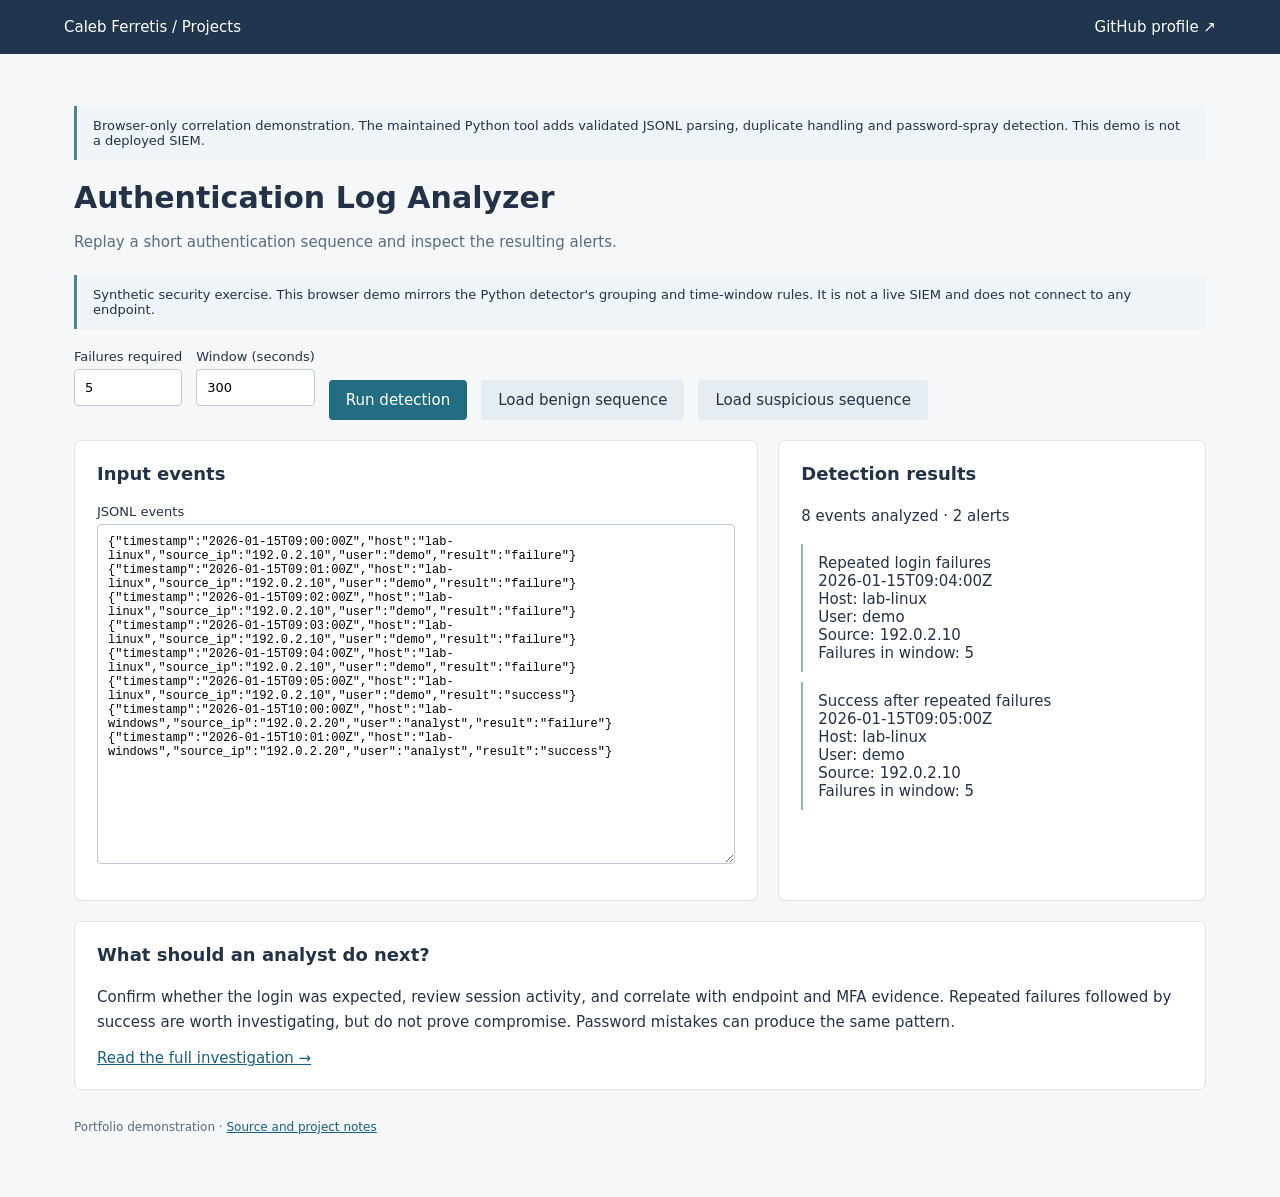
<file: docs/security.html>
<!doctype html><html lang="en"><meta charset="utf-8"><meta name="viewport" content="width=device-width,initial-scale=1"><title>Authentication Log Analyzer · Caleb Ferretis</title><style>*{box-sizing:border-box}body{margin:0;background:#f5f7f9;color:#243247;font:15px system-ui,-apple-system,sans-serif}a{color:#175f84}header{background:#20364e;padding:18px 5%;color:#fff;display:flex;justify-content:space-between;gap:15px}header a{color:white;text-decoration:none}main{max-width:1180px;margin:auto;padding:32px 24px}h1{font-size:30px;margin:0 0 10px}h2{font-size:18px;margin:0 0 20px}p{line-height:1.65}.muted,small{color:#586c80}small{display:block}.notice{background:#eef4f7;border-left:3px solid #4d8299;padding:12px 16px;font-size:13px;margin:20px 0}.cards{display:grid;grid-template-columns:repeat(4,1fr);gap:15px;margin:24px 0}.card,.panel{background:white;border:1px solid #dce3e9;padding:22px;border-radius:7px}.card strong{display:block;font-size:26px;margin-top:12px}.grid{display:grid;grid-template-columns:1.6fr 1fr;gap:20px}.filters{display:flex;gap:14px;align-items:end;margin-bottom:20px;flex-wrap:wrap}label{font-size:13px;display:block;margin-bottom:14px}input,select,textarea{font:inherit;width:100%;padding:10px;border:1px solid #bccbd7;background:white;border-radius:4px;display:block;margin-top:5px}button,.button{background:#226d81;color:white;border:0;padding:11px 17px;border-radius:4px;font:inherit;cursor:pointer;text-decoration:none}button.secondary{background:#e5edf2;color:#243247}table{width:100%;border-collapse:collapse;font-size:13px;text-align:left}th,td{padding:13px 8px;border-bottom:1px solid #e3e9ee}th{color:#586c80}td button{padding:4px 7px;font-size:13px}.scroll{overflow:auto}.bar-row{display:grid;grid-template-columns:65px 1fr 95px;gap:12px;align-items:center;font-size:12px;margin:14px 0}.track{height:16px;background:#eaf0f4}.bar{height:100%;background:#367f91}.note{border-left:2px solid #8bb5bf;padding:10px 15px;margin:10px 0;white-space:pre-wrap;overflow-wrap:anywhere}.badge{padding:3px 7px;background:#eaf0f4;border-radius:3px}footer{font-size:12px;color:#586c80;margin:28px 0;line-height:1.6}.hidden{display:none}pre{white-space:pre-wrap;overflow-wrap:anywhere;font-size:12px}textarea{min-height:100px}@media(max-width:760px){.grid{grid-template-columns:1fr}.cards{grid-template-columns:1fr 1fr}header{font-size:13px}.card{padding:15px}.card strong{font-size:23px}main{padding:24px 15px}}</style><header><a href="./">Caleb Ferretis / Projects</a><a href="https://github.com/lacetears">GitHub profile ↗</a></header><main><div class="notice">Browser-only correlation demonstration. The maintained Python tool adds validated JSONL parsing, duplicate handling and password-spray detection. This demo is not a deployed SIEM.</div><h1>Authentication Log Analyzer</h1><p class="muted">Replay a short authentication sequence and inspect the resulting alerts.</p><div class="notice">Synthetic security exercise. This browser demo mirrors the Python detector's grouping and time-window rules. It is not a live SIEM and does not connect to any endpoint.</div><div class="filters"><label>Failures required<input id="threshold" type="number" value="5" min="2" max="20"></label><label>Window (seconds)<input id="window" type="number" value="300" min="1" max="3600"></label><button id="run">Run detection</button><button id="benign" class="secondary">Load benign sequence</button><button id="sample" class="secondary">Load suspicious sequence</button></div><div class="grid"><section class="panel"><h2>Input events</h2><label>JSONL events<textarea id="events" style="min-height:340px;font-family:monospace;font-size:12px"></textarea></label></section><section class="panel"><h2>Detection results</h2><p id="status" role="status"></p><div id="alerts"></div></section></div><section class="panel" style="margin-top:20px"><h2>What should an analyst do next?</h2><p>Confirm whether the login was expected, review session activity, and correlate with endpoint and MFA evidence. Repeated failures followed by success are worth investigating, but do not prove compromise. Password mistakes can produce the same pattern.</p><a href="https://github.com/lacetears/auth-log-analyzer/blob/main/cybersecurity/reports/incident-report.md">Read the full investigation →</a></section><footer>Portfolio demonstration · <a href="https://github.com/lacetears/it-career-portfolio">Source and project notes</a></footer></main><script>const sample=[{"timestamp": "2026-01-15T09:00:00Z", "host": "lab-linux", "source_ip": "192.0.2.10", "user": "demo", "result": "failure"}, {"timestamp": "2026-01-15T09:01:00Z", "host": "lab-linux", "source_ip": "192.0.2.10", "user": "demo", "result": "failure"}, {"timestamp": "2026-01-15T09:02:00Z", "host": "lab-linux", "source_ip": "192.0.2.10", "user": "demo", "result": "failure"}, {"timestamp": "2026-01-15T09:03:00Z", "host": "lab-linux", "source_ip": "192.0.2.10", "user": "demo", "result": "failure"}, {"timestamp": "2026-01-15T09:04:00Z", "host": "lab-linux", "source_ip": "192.0.2.10", "user": "demo", "result": "failure"}, {"timestamp": "2026-01-15T09:05:00Z", "host": "lab-linux", "source_ip": "192.0.2.10", "user": "demo", "result": "success"}, {"timestamp": "2026-01-15T10:00:00Z", "host": "lab-windows", "source_ip": "192.0.2.20", "user": "analyst", "result": "failure"}, {"timestamp": "2026-01-15T10:01:00Z", "host": "lab-windows", "source_ip": "192.0.2.20", "user": "analyst", "result": "success"}];
const $=id=>document.getElementById(id);$('events').value=sample.map(e=>JSON.stringify(e)).join('\n');function run(){try{const n=Number($('threshold').value),window=Number($('window').value);if(!Number.isInteger(n)||n<2||!Number.isInteger(window)||window<1)throw Error('Use a threshold of at least 2 and a positive window.');const events=$('events').value.trim().split(/\n/).filter(Boolean).map(s=>JSON.parse(s));for(const e of events){if(!['failure','success'].includes(e.result)||!e.host||!e.user||!e.source_ip||!/(Z|[+-]\d\d:\d\d)$/.test(e.timestamp)||!Number.isFinite(Date.parse(e.timestamp)))throw Error('Invalid event fields or timezone.')}events.sort((a,b)=>Date.parse(a.timestamp)-Date.parse(b.timestamp));const groups=new Map(),active=new Set(),alerts=[];for(const e of events){const key=JSON.stringify([e.host,e.source_ip,e.user]),time=Date.parse(e.timestamp);let q=(groups.get(key)||[]).filter(t=>time-t<=window*1000);if(q.length<n)active.delete(key);let rule;if(e.result==='failure'){q.push(time);if(q.length>=n&&!active.has(key)){rule='Repeated login failures';active.add(key)}}else if(q.length>=n)rule='Success after repeated failures';if(rule)alerts.push({...e,rule,count:q.length});if(e.result==='success'){q=[];active.delete(key)}groups.set(key,q)}$('status').textContent=`${events.length} events analyzed · ${alerts.length} alerts`;$('alerts').replaceChildren();for(const a of alerts){const card=document.createElement('div');card.className='note';card.textContent=`${a.rule}\n${a.timestamp}\nHost: ${a.host}\nUser: ${a.user}\nSource: ${a.source_ip}\nFailures in window: ${a.count}`;$('alerts').append(card)}}catch(error){$('status').textContent=error.message;$('alerts').replaceChildren()}}
$('run').onclick=run;$('benign').onclick=()=>{$('events').value=sample.slice(-2).map(e=>JSON.stringify(e)).join('\n');run()};$('sample').onclick=()=>{$('events').value=sample.map(e=>JSON.stringify(e)).join('\n');run()};run();
</script></html>
</file>
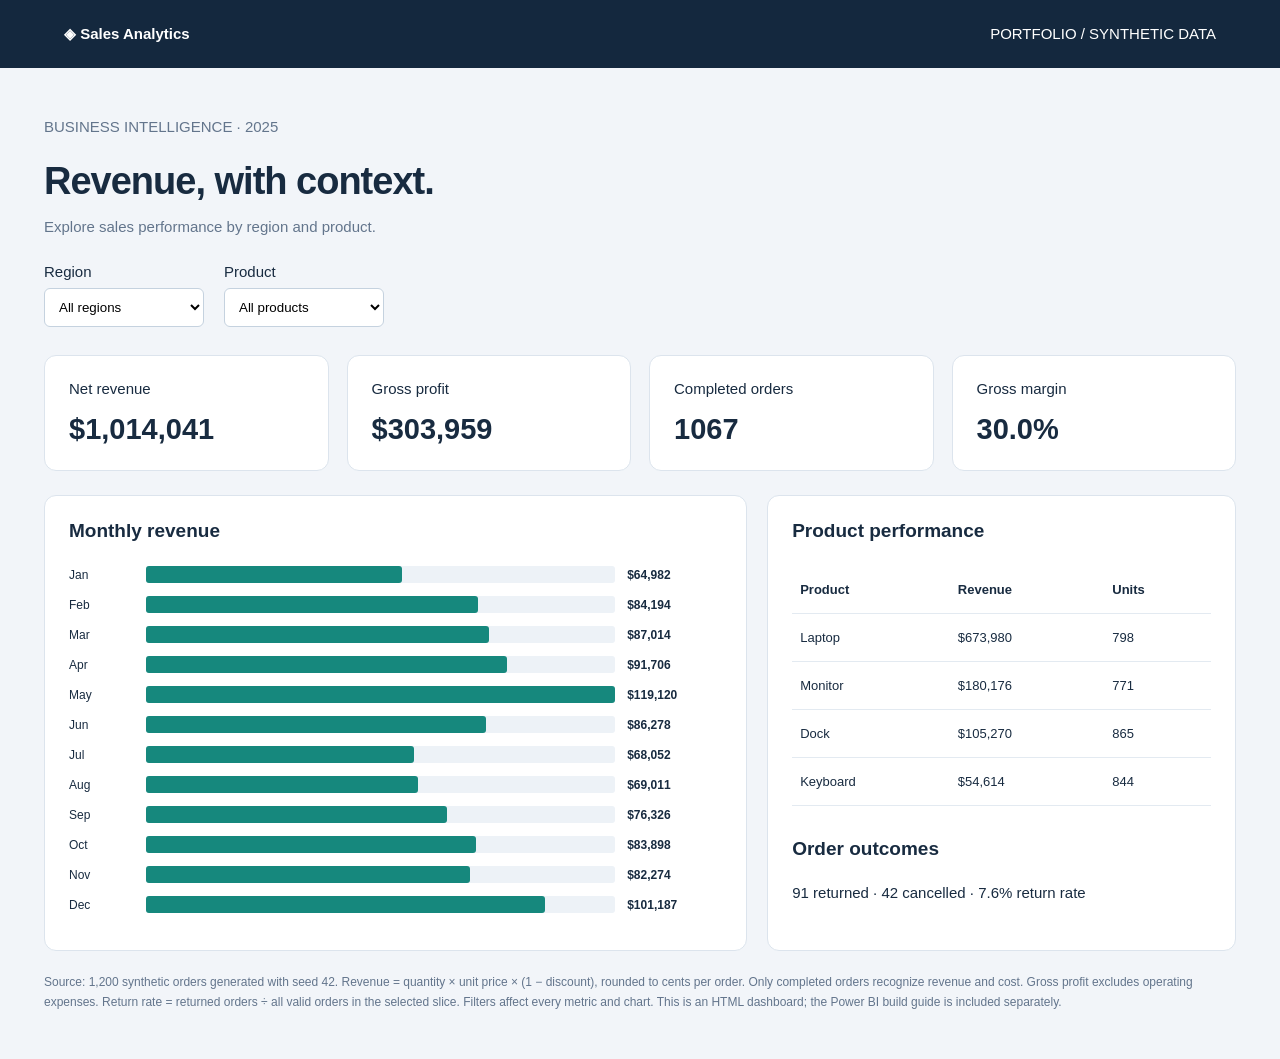
<file: data-analytics/output/dashboard.html>
<!doctype html><html lang="en"><meta charset="utf-8"><meta name="viewport" content="width=device-width,initial-scale=1"><title>Sales Analytics | 2025</title><style>
*{box-sizing:border-box}body{margin:0;background:#f2f5f9;color:#182b40;font:15px Arial,sans-serif}header{background:#14283e;color:white;padding:25px 5%;display:flex;justify-content:space-between}main{max-width:1240px;padding:35px 24px;margin:auto}h1{font-size:38px;letter-spacing:-1px;margin-bottom:10px}.muted{color:#63758c}.filters{display:flex;gap:20px;margin:28px 0}select{display:block;padding:10px;margin-top:8px;min-width:160px;border:1px solid #c5d2df;border-radius:6px;background:white}.metrics{display:grid;grid-template-columns:repeat(4,1fr);gap:18px}.card,.panel{background:white;border:1px solid #dce4ed;border-radius:12px;padding:24px}.card strong{font-size:29px;display:block;margin-top:16px}.grid{display:grid;grid-template-columns:1.5fr 1fr;gap:20px;margin-top:24px}h2{font-size:19px;margin:0 0 24px}.bar-row{display:grid;grid-template-columns:65px 1fr 95px;align-items:center;gap:12px;margin:13px 0;font-size:12px}.track{height:17px;background:#edf2f7;border-radius:3px}.bar{height:100%;background:#16887d;border-radius:3px}table{width:100%;border-collapse:collapse;text-align:left;font-size:13px}td,th{padding:16px 8px;border-bottom:1px solid #e3eaf1}.note{font-size:12px;color:#63758c;line-height:1.6;margin-top:22px}@media(max-width:800px){.metrics{grid-template-columns:repeat(2,1fr)}.grid{grid-template-columns:1fr}.filters{flex-wrap:wrap}header span{display:none}.card strong{font-size:24px}}
</style><header><b>◈ Sales Analytics</b><span>PORTFOLIO / SYNTHETIC DATA</span></header><main><p class="muted">BUSINESS INTELLIGENCE · 2025</p><h1>Revenue, with context.</h1><p class="muted">Explore sales performance by region and product.</p><div class="filters"><label>Region<select id="region"><option value="">All regions</option></select></label><label>Product<select id="product"><option value="">All products</option></select></label></div><section class="metrics" aria-live="polite"><div class="card">Net revenue<strong id="revenue"></strong></div><div class="card">Gross profit<strong id="profit"></strong></div><div class="card">Completed orders<strong id="orders"></strong></div><div class="card">Gross margin<strong id="margin"></strong></div></section><div class="grid"><section class="panel"><h2>Monthly revenue</h2><div id="bars"></div></section><section class="panel"><h2>Product performance</h2><table><thead><tr><th>Product</th><th>Revenue</th><th>Units</th></tr></thead><tbody id="products"></tbody></table><h2 style="margin-top:32px">Order outcomes</h2><p id="outcomes"></p></section></div><p class="note">Source: 1,200 synthetic orders generated with seed 42. Revenue = quantity × unit price × (1 − discount), rounded to cents per order. Only completed orders recognize revenue and cost. Gross profit excludes operating expenses. Return rate = returned orders ÷ all valid orders in the selected slice. Filters affect every metric and chart. This is an HTML dashboard; the Power BI build guide is included separately.</p></main><script>
const data=[{"order_id": "ORD-00001", "order_date": "2025-01-13", "region": "East", "product": "Laptop", "quantity": 2, "unit_price_cents": 89900, "unit_cost_cents": 64000, "discount_pct": 0, "status": "Completed", "net_revenue_cents": 179800, "gross_profit_cents": 51800}, {"order_id": "ORD-00002", "order_date": "2025-12-13", "region": "North", "product": "Laptop", "quantity": 5, "unit_price_cents": 89900, "unit_cost_cents": 64000, "discount_pct": 10, "status": "Completed", "net_revenue_cents": 404550, "gross_profit_cents": 84550}, {"order_id": "ORD-00003", "order_date": "2025-04-22", "region": "South", "product": "Laptop", "quantity": 5, "unit_price_cents": 89900, "unit_cost_cents": 64000, "discount_pct": 15, "status": "Completed", "net_revenue_cents": 382075, "gross_profit_cents": 62075}, {"order_id": "ORD-00004", "order_date": "2025-11-29", "region": "West", "product": "Monitor", "quantity": 2, "unit_price_cents": 24900, "unit_cost_cents": 15500, "discount_pct": 10, "status": "Completed", "net_revenue_cents": 44820, "gross_profit_cents": 13820}, {"order_id": "ORD-00005", "order_date": "2025-03-23", "region": "West", "product": "Laptop", "quantity": 3, "unit_price_cents": 89900, "unit_cost_cents": 64000, "discount_pct": 5, "status": "Completed", "net_revenue_cents": 256215, "gross_profit_cents": 64215}, {"order_id": "ORD-00006", "order_date": "2025-02-22", "region": "North", "product": "Keyboard", "quantity": 4, "unit_price_cents": 6900, "unit_cost_cents": 2800, "discount_pct": 0, "status": "Completed", "net_revenue_cents": 27600, "gross_profit_cents": 16400}, {"order_id": "ORD-00007", "order_date": "2025-11-06", "region": "East", "product": "Keyboard", "quantity": 1, "unit_price_cents": 6900, "unit_cost_cents": 2800, "discount_pct": 10, "status": "Completed", "net_revenue_cents": 6210, "gross_profit_cents": 3410}, {"order_id": "ORD-00008", "order_date": "2025-02-10", "region": "East", "product": "Dock", "quantity": 5, "unit_price_cents": 12900, "unit_cost_cents": 6500, "discount_pct": 5, "status": "Completed", "net_revenue_cents": 61275, "gross_profit_cents": 28775}, {"order_id": "ORD-00009", "order_date": "2025-01-24", "region": "South", "product": "Laptop", "quantity": 3, "unit_price_cents": 89900, "unit_cost_cents": 64000, "discount_pct": 0, "status": "Completed", "net_revenue_cents": 269700, "gross_profit_cents": 77700}, {"order_id": "ORD-00010", "order_date": "2025-07-14", "region": "East", "product": "Laptop", "quantity": 4, "unit_price_cents": 89900, "unit_cost_cents": 64000, "discount_pct": 5, "status": "Completed", "net_revenue_cents": 341620, "gross_profit_cents": 85620}, {"order_id": "ORD-00011", "order_date": "2025-04-18", "region": "East", "product": "Keyboard", "quantity": 1, "unit_price_cents": 6900, "unit_cost_cents": 2800, "discount_pct": 15, "status": "Completed", "net_revenue_cents": 5865, "gross_profit_cents": 3065}, {"order_id": "ORD-00012", "order_date": "2025-03-25", "region": "West", "product": "Monitor", "quantity": 4, "unit_price_cents": 24900, "unit_cost_cents": 15500, "discount_pct": 5, "status": "Cancelled", "net_revenue_cents": 0, "gross_profit_cents": 0}, {"order_id": "ORD-00013", "order_date": "2025-12-17", "region": "East", "product": "Monitor", "quantity": 1, "unit_price_cents": 24900, "unit_cost_cents": 15500, "discount_pct": 0, "status": "Completed", "net_revenue_cents": 24900, "gross_profit_cents": 9400}, {"order_id": "ORD-00014", "order_date": "2025-07-25", "region": "East", "product": "Keyboard", "quantity": 1, "unit_price_cents": 6900, "unit_cost_cents": 2800, "discount_pct": 0, "status": "Returned", "net_revenue_cents": 0, "gross_profit_cents": 0}, {"order_id": "ORD-00015", "order_date": "2025-04-19", "region": "West", "product": "Keyboard", "quantity": 4, "unit_price_cents": 6900, "unit_cost_cents": 2800, "discount_pct": 10, "status": "Completed", "net_revenue_cents": 24840, "gross_profit_cents": 13640}, {"order_id": "ORD-00016", "order_date": "2025-05-07", "region": "East", "product": "Monitor", "quantity": 5, "unit_price_cents": 24900, "unit_cost_cents": 15500, "discount_pct": 10, "status": "Returned", "net_revenue_cents": 0, "gross_profit_cents": 0}, {"order_id": "ORD-00017", "order_date": "2025-07-05", "region": "South", "product": "Dock", "quantity": 2, "unit_price_cents": 12900, "unit_cost_cents": 6500, "discount_pct": 15, "status": "Completed", "net_revenue_cents": 21930, "gross_profit_cents": 8930}, {"order_id": "ORD-00018", "order_date": "2025-02-26", "region": "South", "product": "Laptop", "quantity": 2, "unit_price_cents": 89900, "unit_cost_cents": 64000, "discount_pct": 10, "status": "Completed", "net_revenue_cents": 161820, "gross_profit_cents": 33820}, {"order_id": "ORD-00019", "order_date": "2025-07-15", "region": "West", "product": "Dock", "quantity": 5, "unit_price_cents": 12900, "unit_cost_cents": 6500, "discount_pct": 5, "status": "Cancelled", "net_revenue_cents": 0, "gross_profit_cents": 0}, {"order_id": "ORD-00020", "order_date": "2025-12-15", "region": "North", "product": "Laptop", "quantity": 5, "unit_price_cents": 89900, "unit_cost_cents": 64000, "discount_pct": 5, "status": "Completed", "net_revenue_cents": 427025, "gross_profit_cents": 107025}, {"order_id": "ORD-00021", "order_date": "2025-02-27", "region": "East", "product": "Keyboard", "quantity": 4, "unit_price_cents": 6900, "unit_cost_cents": 2800, "discount_pct": 0, "status": "Completed", "net_revenue_cents": 27600, "gross_profit_cents": 16400}, {"order_id": "ORD-00022", "order_date": "2025-09-14", "region": "South", "product": "Keyboard", "quantity": 5, "unit_price_cents": 6900, "unit_cost_cents": 2800, "discount_pct": 0, "status": "Completed", "net_revenue_cents": 34500, "gross_profit_cents": 20500}, {"order_id": "ORD-00023", "order_date": "2025-11-24", "region": "South", "product": "Keyboard", "quantity": 2, "unit_price_cents": 6900, "unit_cost_cents": 2800, "discount_pct": 5, "status": "Completed", "net_revenue_cents": 13110, "gross_profit_cents": 7510}, {"order_id": "ORD-00024", "order_date": "2025-11-03", "region": "East", "product": "Laptop", "quantity": 4, "unit_price_cents": 89900, "unit_cost_cents": 64000, "discount_pct": 0, "status": "Completed", "net_revenue_cents": 359600, "gross_profit_cents": 103600}, {"order_id": "ORD-00025", "order_date": "2025-06-07", "region": "South", "product": "Keyboard", "quantity": 1, "unit_price_cents": 6900, "unit_cost_cents": 2800, "discount_pct": 0, "status": "Completed", "net_revenue_cents": 6900, "gross_profit_cents": 4100}, {"order_id": "ORD-00026", "order_date": "2025-02-13", "region": "West", "product": "Laptop", "quantity": 1, "unit_price_cents": 89900, "unit_cost_cents": 64000, "discount_pct": 15, "status": "Completed", "net_revenue_cents": 76415, "gross_profit_cents": 12415}, {"order_id": "ORD-00027", "order_date": "2025-12-04", "region": "West", "product": "Monitor", "quantity": 5, "unit_price_cents": 24900, "unit_cost_cents": 15500, "discount_pct": 0, "status": "Completed", "net_revenue_cents": 124500, "gross_profit_cents": 47000}, {"order_id": "ORD-00028", "order_date": "2025-04-19", "region": "South", "product": "Dock", "quantity": 3, "unit_price_cents": 12900, "unit_cost_cents": 6500, "discount_pct": 10, "status": "Cancelled", "net_revenue_cents": 0, "gross_profit_cents": 0}, {"order_id": "ORD-00029", "order_date": "2025-08-13", "region": "West", "product": "Keyboard", "quantity": 1, "unit_price_cents": 6900, "unit_cost_cents": 2800, "discount_pct": 0, "status": "Completed", "net_revenue_cents": 6900, "gross_profit_cents": 4100}, {"order_id": "ORD-00030", "order_date": "2025-01-11", "region": "South", "product": "Keyboard", "quantity": 5, "unit_price_cents": 6900, "unit_cost_cents": 2800, "discount_pct": 0, "status": "Completed", "net_revenue_cents": 34500, "gross_profit_cents": 20500}, {"order_id": "ORD-00031", "order_date": "2025-04-28", "region": "North", "product": "Laptop", "quantity": 1, "unit_price_cents": 89900, "unit_cost_cents": 64000, "discount_pct": 5, "status": "Completed", "net_revenue_cents": 85405, "gross_profit_cents": 21405}, {"order_id": "ORD-00032", "order_date": "2025-05-23", "region": "West", "product": "Monitor", "quantity": 2, "unit_price_cents": 24900, "unit_cost_cents": 15500, "discount_pct": 15, "status": "Completed", "net_revenue_cents": 42330, "gross_profit_cents": 11330}, {"order_id": "ORD-00033", "order_date": "2025-05-05", "region": "West", "product": "Dock", "quantity": 4, "unit_price_cents": 12900, "unit_cost_cents": 6500, "discount_pct": 0, "status": "Completed", "net_revenue_cents": 51600, "gross_profit_cents": 25600}, {"order_id": "ORD-00034", "order_date": "2025-07-01", "region": "West", "product": "Dock", "quantity": 4, "unit_price_cents": 12900, "unit_cost_cents": 6500, "discount_pct": 10, "status": "Completed", "net_revenue_cents": 46440, "gross_profit_cents": 20440}, {"order_id": "ORD-00035", "order_date": "2025-12-11", "region": "North", "product": "Laptop", "quantity": 1, "unit_price_cents": 89900, "unit_cost_cents": 64000, "discount_pct": 10, "status": "Completed", "net_revenue_cents": 80910, "gross_profit_cents": 16910}, {"order_id": "ORD-00036", "order_date": "2025-05-08", "region": "South", "product": "Laptop", "quantity": 2, "unit_price_cents": 89900, "unit_cost_cents": 64000, "discount_pct": 15, "status": "Completed", "net_revenue_cents": 152830, "gross_profit_cents": 24830}, {"order_id": "ORD-00037", "order_date": "2025-04-04", "region": "East", "product": "Dock", "quantity": 4, "unit_price_cents": 12900, "unit_cost_cents": 6500, "discount_pct": 0, "status": "Completed", "net_revenue_cents": 51600, "gross_profit_cents": 25600}, {"order_id": "ORD-00038", "order_date": "2025-08-15", "region": "North", "product": "Laptop", "quantity": 1, "unit_price_cents": 89900, "unit_cost_cents": 64000, "discount_pct": 15, "status": "Completed", "net_revenue_cents": 76415, "gross_profit_cents": 12415}, {"order_id": "ORD-00039", "order_date": "2025-05-02", "region": "South", "product": "Laptop", "quantity": 4, "unit_price_cents": 89900, "unit_cost_cents": 64000, "discount_pct": 10, "status": "Completed", "net_revenue_cents": 323640, "gross_profit_cents": 67640}, {"order_id": "ORD-00040", "order_date": "2025-01-31", "region": "South", "product": "Dock", "quantity": 4, "unit_price_cents": 12900, "unit_cost_cents": 6500, "discount_pct": 0, "status": "Cancelled", "net_revenue_cents": 0, "gross_profit_cents": 0}, {"order_id": "ORD-00041", "order_date": "2025-08-21", "region": "East", "product": "Keyboard", "quantity": 4, "unit_price_cents": 6900, "unit_cost_cents": 2800, "discount_pct": 15, "status": "Completed", "net_revenue_cents": 23460, "gross_profit_cents": 12260}, {"order_id": "ORD-00042", "order_date": "2025-03-21", "region": "South", "product": "Dock", "quantity": 3, "unit_price_cents": 12900, "unit_cost_cents": 6500, "discount_pct": 0, "status": "Cancelled", "net_revenue_cents": 0, "gross_profit_cents": 0}, {"order_id": "ORD-00043", "order_date": "2025-06-10", "region": "North", "product": "Laptop", "quantity": 1, "unit_price_cents": 89900, "unit_cost_cents": 64000, "discount_pct": 15, "status": "Completed", "net_revenue_cents": 76415, "gross_profit_cents": 12415}, {"order_id": "ORD-00044", "order_date": "2025-01-30", "region": "North", "product": "Monitor", "quantity": 2, "unit_price_cents": 24900, "unit_cost_cents": 15500, "discount_pct": 0, "status": "Completed", "net_revenue_cents": 49800, "gross_profit_cents": 18800}, {"order_id": "ORD-00045", "order_date": "2025-07-26", "region": "North", "product": "Monitor", "quantity": 5, "unit_price_cents": 24900, "unit_cost_cents": 15500, "discount_pct": 0, "status": "Completed", "net_revenue_cents": 124500, "gross_profit_cents": 47000}, {"order_id": "ORD-00046", "order_date": "2025-11-14", "region": "North", "product": "Laptop", "quantity": 4, "unit_price_cents": 89900, "unit_cost_cents": 64000, "discount_pct": 15, "status": "Completed", "net_revenue_cents": 305660, "gross_profit_cents": 49660}, {"order_id": "ORD-00047", "order_date": "2025-05-14", "region": "South", "product": "Keyboard", "quantity": 3, "unit_price_cents": 6900, "unit_cost_cents": 2800, "discount_pct": 0, "status": "Completed", "net_revenue_cents": 20700, "gross_profit_cents": 12300}, {"order_id": "ORD-00048", "order_date": "2025-12-10", "region": "East", "product": "Monitor", "quantity": 4, "unit_price_cents": 24900, "unit_cost_cents": 15500, "discount_pct": 5, "status": "Returned", "net_revenue_cents": 0, "gross_profit_cents": 0}, {"order_id": "ORD-00049", "order_date": "2025-01-05", "region": "West", "product": "Laptop", "quantity": 5, "unit_price_cents": 89900, "unit_cost_cents": 64000, "discount_pct": 15, "status": "Cancelled", "net_revenue_cents": 0, "gross_profit_cents": 0}, {"order_id": "ORD-00050", "order_date": "2025-10-03", "region": "South", "product": "Laptop", "quantity": 5, "unit_price_cents": 89900, "unit_cost_cents": 64000, "discount_pct": 5, "status": "Completed", "net_revenue_cents": 427025, "gross_profit_cents": 107025}, {"order_id": "ORD-00051", "order_date": "2025-02-05", "region": "South", "product": "Keyboard", "quantity": 3, "unit_price_cents": 6900, "unit_cost_cents": 2800, "discount_pct": 5, "status": "Completed", "net_revenue_cents": 19665, "gross_profit_cents": 11265}, {"order_id": "ORD-00052", "order_date": "2025-11-10", "region": "North", "product": "Keyboard", "quantity": 5, "unit_price_cents": 6900, "unit_cost_cents": 2800, "discount_pct": 5, "status": "Returned", "net_revenue_cents": 0, "gross_profit_cents": 0}, {"order_id": "ORD-00053", "order_date": "2025-03-10", "region": "East", "product": "Laptop", "quantity": 1, "unit_price_cents": 89900, "unit_cost_cents": 64000, "discount_pct": 0, "status": "Completed", "net_revenue_cents": 89900, "gross_profit_cents": 25900}, {"order_id": "ORD-00054", "order_date": "2025-05-20", "region": "East", "product": "Monitor", "quantity": 5, "unit_price_cents": 24900, "unit_cost_cents": 15500, "discount_pct": 0, "status": "Completed", "net_revenue_cents": 124500, "gross_profit_cents": 47000}, {"order_id": "ORD-00055", "order_date": "2025-12-18", "region": "East", "product": "Monitor", "quantity": 5, "unit_price_cents": 24900, "unit_cost_cents": 15500, "discount_pct": 10, "status": "Completed", "net_revenue_cents": 112050, "gross_profit_cents": 34550}, {"order_id": "ORD-00056", "order_date": "2025-02-17", "region": "West", "product": "Laptop", "quantity": 3, "unit_price_cents": 89900, "unit_cost_cents": 64000, "discount_pct": 0, "status": "Completed", "net_revenue_cents": 269700, "gross_profit_cents": 77700}, {"order_id": "ORD-00057", "order_date": "2025-11-23", "region": "East", "product": "Monitor", "quantity": 2, "unit_price_cents": 24900, "unit_cost_cents": 15500, "discount_pct": 10, "status": "Completed", "net_revenue_cents": 44820, "gross_profit_cents": 13820}, {"order_id": "ORD-00058", "order_date": "2025-10-15", "region": "North", "product": "Dock", "quantity": 1, "unit_price_cents": 12900, "unit_cost_cents": 6500, "discount_pct": 0, "status": "Returned", "net_revenue_cents": 0, "gross_profit_cents": 0}, {"order_id": "ORD-00059", "order_date": "2025-10-07", "region": "North", "product": "Monitor", "quantity": 3, "unit_price_cents": 24900, "unit_cost_cents": 15500, "discount_pct": 15, "status": "Completed", "net_revenue_cents": 63495, "gross_profit_cents": 16995}, {"order_id": "ORD-00060", "order_date": "2025-03-07", "region": "North", "product": "Dock", "quantity": 3, "unit_price_cents": 12900, "unit_cost_cents": 6500, "discount_pct": 5, "status": "Returned", "net_revenue_cents": 0, "gross_profit_cents": 0}, {"order_id": "ORD-00061", "order_date": "2025-07-03", "region": "South", "product": "Laptop", "quantity": 2, "unit_price_cents": 89900, "unit_cost_cents": 64000, "discount_pct": 0, "status": "Completed", "net_revenue_cents": 179800, "gross_profit_cents": 51800}, {"order_id": "ORD-00062", "order_date": "2025-11-14", "region": "South", "product": "Dock", "quantity": 2, "unit_price_cents": 12900, "unit_cost_cents": 6500, "discount_pct": 0, "status": "Cancelled", "net_revenue_cents": 0, "gross_profit_cents": 0}, {"order_id": "ORD-00063", "order_date": "2025-07-31", "region": "North", "product": "Monitor", "quantity": 2, "unit_price_cents": 24900, "unit_cost_cents": 15500, "discount_pct": 5, "status": "Completed", "net_revenue_cents": 47310, "gross_profit_cents": 16310}, {"order_id": "ORD-00064", "order_date": "2025-12-09", "region": "South", "product": "Dock", "quantity": 3, "unit_price_cents": 12900, "unit_cost_cents": 6500, "discount_pct": 0, "status": "Completed", "net_revenue_cents": 38700, "gross_profit_cents": 19200}, {"order_id": "ORD-00065", "order_date": "2025-07-15", "region": "North", "product": "Laptop", "quantity": 4, "unit_price_cents": 89900, "unit_cost_cents": 64000, "discount_pct": 0, "status": "Completed", "net_revenue_cents": 359600, "gross_profit_cents": 103600}, {"order_id": "ORD-00066", "order_date": "2025-06-29", "region": "East", "product": "Dock", "quantity": 2, "unit_price_cents": 12900, "unit_cost_cents": 6500, "discount_pct": 0, "status": "Completed", "net_revenue_cents": 25800, "gross_profit_cents": 12800}, {"order_id": "ORD-00067", "order_date": "2025-07-24", "region": "East", "product": "Monitor", "quantity": 3, "unit_price_cents": 24900, "unit_cost_cents": 15500, "discount_pct": 0, "status": "Cancelled", "net_revenue_cents": 0, "gross_profit_cents": 0}, {"order_id": "ORD-00068", "order_date": "2025-06-29", "region": "West", "product": "Keyboard", "quantity": 5, "unit_price_cents": 6900, "unit_cost_cents": 2800, "discount_pct": 5, "status": "Returned", "net_revenue_cents": 0, "gross_profit_cents": 0}, {"order_id": "ORD-00069", "order_date": "2025-05-14", "region": "South", "product": "Laptop", "quantity": 5, "unit_price_cents": 89900, "unit_cost_cents": 64000, "discount_pct": 5, "status": "Completed", "net_revenue_cents": 427025, "gross_profit_cents": 107025}, {"order_id": "ORD-00070", "order_date": "2025-06-26", "region": "East", "product": "Dock", "quantity": 4, "unit_price_cents": 12900, "unit_cost_cents": 6500, "discount_pct": 15, "status": "Cancelled", "net_revenue_cents": 0, "gross_profit_cents": 0}, {"order_id": "ORD-00071", "order_date": "2025-07-17", "region": "South", "product": "Laptop", "quantity": 3, "unit_price_cents": 89900, "unit_cost_cents": 64000, "discount_pct": 0, "status": "Completed", "net_revenue_cents": 269700, "gross_profit_cents": 77700}, {"order_id": "ORD-00072", "order_date": "2025-09-24", "region": "South", "product": "Laptop", "quantity": 3, "unit_price_cents": 89900, "unit_cost_cents": 64000, "discount_pct": 10, "status": "Completed", "net_revenue_cents": 242730, "gross_profit_cents": 50730}, {"order_id": "ORD-00073", "order_date": "2025-11-16", "region": "East", "product": "Keyboard", "quantity": 1, "unit_price_cents": 6900, "unit_cost_cents": 2800, "discount_pct": 5, "status": "Completed", "net_revenue_cents": 6555, "gross_profit_cents": 3755}, {"order_id": "ORD-00074", "order_date": "2025-06-17", "region": "West", "product": "Dock", "quantity": 3, "unit_price_cents": 12900, "unit_cost_cents": 6500, "discount_pct": 15, "status": "Completed", "net_revenue_cents": 32895, "gross_profit_cents": 13395}, {"order_id": "ORD-00075", "order_date": "2025-12-07", "region": "West", "product": "Dock", "quantity": 2, "unit_price_cents": 12900, "unit_cost_cents": 6500, "discount_pct": 15, "status": "Completed", "net_revenue_cents": 21930, "gross_profit_cents": 8930}, {"order_id": "ORD-00076", "order_date": "2025-10-08", "region": "North", "product": "Dock", "quantity": 3, "unit_price_cents": 12900, "unit_cost_cents": 6500, "discount_pct": 5, "status": "Completed", "net_revenue_cents": 36765, "gross_profit_cents": 17265}, {"order_id": "ORD-00077", "order_date": "2025-08-27", "region": "West", "product": "Keyboard", "quantity": 4, "unit_price_cents": 6900, "unit_cost_cents": 2800, "discount_pct": 0, "status": "Completed", "net_revenue_cents": 27600, "gross_profit_cents": 16400}, {"order_id": "ORD-00078", "order_date": "2025-12-04", "region": "North", "product": "Monitor", "quantity": 3, "unit_price_cents": 24900, "unit_cost_cents": 15500, "discount_pct": 15, "status": "Completed", "net_revenue_cents": 63495, "gross_profit_cents": 16995}, {"order_id": "ORD-00079", "order_date": "2025-02-17", "region": "South", "product": "Keyboard", "quantity": 3, "unit_price_cents": 6900, "unit_cost_cents": 2800, "discount_pct": 0, "status": "Completed", "net_revenue_cents": 20700, "gross_profit_cents": 12300}, {"order_id": "ORD-00080", "order_date": "2025-01-13", "region": "North", "product": "Monitor", "quantity": 2, "unit_price_cents": 24900, "unit_cost_cents": 15500, "discount_pct": 10, "status": "Completed", "net_revenue_cents": 44820, "gross_profit_cents": 13820}, {"order_id": "ORD-00081", "order_date": "2025-08-22", "region": "West", "product": "Laptop", "quantity": 5, "unit_price_cents": 89900, "unit_cost_cents": 64000, "discount_pct": 0, "status": "Completed", "net_revenue_cents": 449500, "gross_profit_cents": 129500}, {"order_id": "ORD-00082", "order_date": "2025-09-11", "region": "West", "product": "Dock", "quantity": 2, "unit_price_cents": 12900, "unit_cost_cents": 6500, "discount_pct": 0, "status": "Completed", "net_revenue_cents": 25800, "gross_profit_cents": 12800}, {"order_id": "ORD-00083", "order_date": "2025-02-24", "region": "West", "product": "Laptop", "quantity": 2, "unit_price_cents": 89900, "unit_cost_cents": 64000, "discount_pct": 0, "status": "Completed", "net_revenue_cents": 179800, "gross_profit_cents": 51800}, {"order_id": "ORD-00084", "order_date": "2025-01-26", "region": "South", "product": "Dock", "quantity": 1, "unit_price_cents": 12900, "unit_cost_cents": 6500, "discount_pct": 10, "status": "Completed", "net_revenue_cents": 11610, "gross_profit_cents": 5110}, {"order_id": "ORD-00085", "order_date": "2025-12-08", "region": "East", "product": "Dock", "quantity": 4, "unit_price_cents": 12900, "unit_cost_cents": 6500, "discount_pct": 15, "status": "Completed", "net_revenue_cents": 43860, "gross_profit_cents": 17860}, {"order_id": "ORD-00086", "order_date": "2025-10-08", "region": "West", "product": "Dock", "quantity": 2, "unit_price_cents": 12900, "unit_cost_cents": 6500, "discount_pct": 10, "status": "Completed", "net_revenue_cents": 23220, "gross_profit_cents": 10220}, {"order_id": "ORD-00087", "order_date": "2025-11-23", "region": "East", "product": "Monitor", "quantity": 5, "unit_price_cents": 24900, "unit_cost_cents": 15500, "discount_pct": 10, "status": "Completed", "net_revenue_cents": 112050, "gross_profit_cents": 34550}, {"order_id": "ORD-00088", "order_date": "2025-08-14", "region": "North", "product": "Keyboard", "quantity": 3, "unit_price_cents": 6900, "unit_cost_cents": 2800, "discount_pct": 0, "status": "Completed", "net_revenue_cents": 20700, "gross_profit_cents": 12300}, {"order_id": "ORD-00089", "order_date": "2025-10-04", "region": "North", "product": "Keyboard", "quantity": 2, "unit_price_cents": 6900, "unit_cost_cents": 2800, "discount_pct": 0, "status": "Completed", "net_revenue_cents": 13800, "gross_profit_cents": 8200}, {"order_id": "ORD-00090", "order_date": "2025-12-28", "region": "South", "product": "Monitor", "quantity": 1, "unit_price_cents": 24900, "unit_cost_cents": 15500, "discount_pct": 10, "status": "Completed", "net_revenue_cents": 22410, "gross_profit_cents": 6910}, {"order_id": "ORD-00091", "order_date": "2025-08-01", "region": "North", "product": "Dock", "quantity": 2, "unit_price_cents": 12900, "unit_cost_cents": 6500, "discount_pct": 10, "status": "Completed", "net_revenue_cents": 23220, "gross_profit_cents": 10220}, {"order_id": "ORD-00092", "order_date": "2025-10-22", "region": "West", "product": "Laptop", "quantity": 4, "unit_price_cents": 89900, "unit_cost_cents": 64000, "discount_pct": 0, "status": "Returned", "net_revenue_cents": 0, "gross_profit_cents": 0}, {"order_id": "ORD-00093", "order_date": "2025-07-19", "region": "West", "product": "Keyboard", "quantity": 5, "unit_price_cents": 6900, "unit_cost_cents": 2800, "discount_pct": 15, "status": "Completed", "net_revenue_cents": 29325, "gross_profit_cents": 15325}, {"order_id": "ORD-00094", "order_date": "2025-09-07", "region": "South", "product": "Monitor", "quantity": 3, "unit_price_cents": 24900, "unit_cost_cents": 15500, "discount_pct": 10, "status": "Completed", "net_revenue_cents": 67230, "gross_profit_cents": 20730}, {"order_id": "ORD-00095", "order_date": "2025-06-22", "region": "West", "product": "Dock", "quantity": 2, "unit_price_cents": 12900, "unit_cost_cents": 6500, "discount_pct": 10, "status": "Returned", "net_revenue_cents": 0, "gross_profit_cents": 0}, {"order_id": "ORD-00096", "order_date": "2025-07-21", "region": "North", "product": "Laptop", "quantity": 1, "unit_price_cents": 89900, "unit_cost_cents": 64000, "discount_pct": 10, "status": "Completed", "net_revenue_cents": 80910, "gross_profit_cents": 16910}, {"order_id": "ORD-00097", "order_date": "2025-04-04", "region": "North", "product": "Dock", "quantity": 3, "unit_price_cents": 12900, "unit_cost_cents": 6500, "discount_pct": 10, "status": "Completed", "net_revenue_cents": 34830, "gross_profit_cents": 15330}, {"order_id": "ORD-00098", "order_date": "2025-06-17", "region": "East", "product": "Dock", "quantity": 4, "unit_price_cents": 12900, "unit_cost_cents": 6500, "discount_pct": 5, "status": "Completed", "net_revenue_cents": 49020, "gross_profit_cents": 23020}, {"order_id": "ORD-00099", "order_date": "2025-05-10", "region": "North", "product": "Dock", "quantity": 4, "unit_price_cents": 12900, "unit_cost_cents": 6500, "discount_pct": 0, "status": "Completed", "net_revenue_cents": 51600, "gross_profit_cents": 25600}, {"order_id": "ORD-00100", "order_date": "2025-06-29", "region": "South", "product": "Laptop", "quantity": 1, "unit_price_cents": 89900, "unit_cost_cents": 64000, "discount_pct": 0, "status": "Completed", "net_revenue_cents": 89900, "gross_profit_cents": 25900}, {"order_id": "ORD-00101", "order_date": "2025-04-13", "region": "North", "product": "Monitor", "quantity": 5, "unit_price_cents": 24900, "unit_cost_cents": 15500, "discount_pct": 0, "status": "Completed", "net_revenue_cents": 124500, "gross_profit_cents": 47000}, {"order_id": "ORD-00102", "order_date": "2025-12-09", "region": "North", "product": "Dock", "quantity": 5, "unit_price_cents": 12900, "unit_cost_cents": 6500, "discount_pct": 0, "status": "Completed", "net_revenue_cents": 64500, "gross_profit_cents": 32000}, {"order_id": "ORD-00103", "order_date": "2025-07-08", "region": "South", "product": "Keyboard", "quantity": 5, "unit_price_cents": 6900, "unit_cost_cents": 2800, "discount_pct": 15, "status": "Cancelled", "net_revenue_cents": 0, "gross_profit_cents": 0}, {"order_id": "ORD-00104", "order_date": "2025-03-25", "region": "East", "product": "Laptop", "quantity": 1, "unit_price_cents": 89900, "unit_cost_cents": 64000, "discount_pct": 15, "status": "Completed", "net_revenue_cents": 76415, "gross_profit_cents": 12415}, {"order_id": "ORD-00105", "order_date": "2025-10-22", "region": "West", "product": "Keyboard", "quantity": 4, "unit_price_cents": 6900, "unit_cost_cents": 2800, "discount_pct": 0, "status": "Completed", "net_revenue_cents": 27600, "gross_profit_cents": 16400}, {"order_id": "ORD-00106", "order_date": "2025-02-22", "region": "East", "product": "Monitor", "quantity": 5, "unit_price_cents": 24900, "unit_cost_cents": 15500, "discount_pct": 0, "status": "Completed", "net_revenue_cents": 124500, "gross_profit_cents": 47000}, {"order_id": "ORD-00107", "order_date": "2025-06-27", "region": "West", "product": "Laptop", "quantity": 3, "unit_price_cents": 89900, "unit_cost_cents": 64000, "discount_pct": 0, "status": "Completed", "net_revenue_cents": 269700, "gross_profit_cents": 77700}, {"order_id": "ORD-00108", "order_date": "2025-01-07", "region": "West", "product": "Keyboard", "quantity": 4, "unit_price_cents": 6900, "unit_cost_cents": 2800, "discount_pct": 0, "status": "Completed", "net_revenue_cents": 27600, "gross_profit_cents": 16400}, {"order_id": "ORD-00109", "order_date": "2025-11-22", "region": "West", "product": "Keyboard", "quantity": 2, "unit_price_cents": 6900, "unit_cost_cents": 2800, "discount_pct": 10, "status": "Completed", "net_revenue_cents": 12420, "gross_profit_cents": 6820}, {"order_id": "ORD-00110", "order_date": "2025-11-12", "region": "West", "product": "Keyboard", "quantity": 4, "unit_price_cents": 6900, "unit_cost_cents": 2800, "discount_pct": 10, "status": "Completed", "net_revenue_cents": 24840, "gross_profit_cents": 13640}, {"order_id": "ORD-00111", "order_date": "2025-06-15", "region": "South", "product": "Keyboard", "quantity": 1, "unit_price_cents": 6900, "unit_cost_cents": 2800, "discount_pct": 5, "status": "Returned", "net_revenue_cents": 0, "gross_profit_cents": 0}, {"order_id": "ORD-00112", "order_date": "2025-08-26", "region": "West", "product": "Monitor", "quantity": 3, "unit_price_cents": 24900, "unit_cost_cents": 15500, "discount_pct": 0, "status": "Completed", "net_revenue_cents": 74700, "gross_profit_cents": 28200}, {"order_id": "ORD-00113", "order_date": "2025-04-04", "region": "West", "product": "Keyboard", "quantity": 2, "unit_price_cents": 6900, "unit_cost_cents": 2800, "discount_pct": 5, "status": "Completed", "net_revenue_cents": 13110, "gross_profit_cents": 7510}, {"order_id": "ORD-00114", "order_date": "2025-05-24", "region": "East", "product": "Keyboard", "quantity": 5, "unit_price_cents": 6900, "unit_cost_cents": 2800, "discount_pct": 0, "status": "Completed", "net_revenue_cents": 34500, "gross_profit_cents": 20500}, {"order_id": "ORD-00115", "order_date": "2025-02-13", "region": "South", "product": "Monitor", "quantity": 4, "unit_price_cents": 24900, "unit_cost_cents": 15500, "discount_pct": 10, "status": "Completed", "net_revenue_cents": 89640, "gross_profit_cents": 27640}, {"order_id": "ORD-00116", "order_date": "2025-12-20", "region": "West", "product": "Monitor", "quantity": 4, "unit_price_cents": 24900, "unit_cost_cents": 15500, "discount_pct": 10, "status": "Completed", "net_revenue_cents": 89640, "gross_profit_cents": 27640}, {"order_id": "ORD-00117", "order_date": "2025-05-31", "region": "South", "product": "Laptop", "quantity": 4, "unit_price_cents": 89900, "unit_cost_cents": 64000, "discount_pct": 0, "status": "Completed", "net_revenue_cents": 359600, "gross_profit_cents": 103600}, {"order_id": "ORD-00118", "order_date": "2025-08-31", "region": "East", "product": "Keyboard", "quantity": 4, "unit_price_cents": 6900, "unit_cost_cents": 2800, "discount_pct": 15, "status": "Completed", "net_revenue_cents": 23460, "gross_profit_cents": 12260}, {"order_id": "ORD-00119", "order_date": "2025-05-19", "region": "East", "product": "Dock", "quantity": 3, "unit_price_cents": 12900, "unit_cost_cents": 6500, "discount_pct": 0, "status": "Completed", "net_revenue_cents": 38700, "gross_profit_cents": 19200}, {"order_id": "ORD-00120", "order_date": "2025-06-11", "region": "North", "product": "Monitor", "quantity": 5, "unit_price_cents": 24900, "unit_cost_cents": 15500, "discount_pct": 0, "status": "Completed", "net_revenue_cents": 124500, "gross_profit_cents": 47000}, {"order_id": "ORD-00121", "order_date": "2025-05-22", "region": "East", "product": "Dock", "quantity": 1, "unit_price_cents": 12900, "unit_cost_cents": 6500, "discount_pct": 0, "status": "Completed", "net_revenue_cents": 12900, "gross_profit_cents": 6400}, {"order_id": "ORD-00122", "order_date": "2025-04-02", "region": "East", "product": "Keyboard", "quantity": 1, "unit_price_cents": 6900, "unit_cost_cents": 2800, "discount_pct": 15, "status": "Completed", "net_revenue_cents": 5865, "gross_profit_cents": 3065}, {"order_id": "ORD-00123", "order_date": "2025-01-28", "region": "East", "product": "Laptop", "quantity": 2, "unit_price_cents": 89900, "unit_cost_cents": 64000, "discount_pct": 10, "status": "Completed", "net_revenue_cents": 161820, "gross_profit_cents": 33820}, {"order_id": "ORD-00124", "order_date": "2025-10-21", "region": "East", "product": "Laptop", "quantity": 4, "unit_price_cents": 89900, "unit_cost_cents": 64000, "discount_pct": 10, "status": "Completed", "net_revenue_cents": 323640, "gross_profit_cents": 67640}, {"order_id": "ORD-00125", "order_date": "2025-01-27", "region": "East", "product": "Monitor", "quantity": 4, "unit_price_cents": 24900, "unit_cost_cents": 15500, "discount_pct": 0, "status": "Completed", "net_revenue_cents": 99600, "gross_profit_cents": 37600}, {"order_id": "ORD-00126", "order_date": "2025-09-09", "region": "North", "product": "Dock", "quantity": 5, "unit_price_cents": 12900, "unit_cost_cents": 6500, "discount_pct": 0, "status": "Completed", "net_revenue_cents": 64500, "gross_profit_cents": 32000}, {"order_id": "ORD-00127", "order_date": "2025-02-13", "region": "South", "product": "Keyboard", "quantity": 1, "unit_price_cents": 6900, "unit_cost_cents": 2800, "discount_pct": 15, "status": "Completed", "net_revenue_cents": 5865, "gross_profit_cents": 3065}, {"order_id": "ORD-00128", "order_date": "2025-09-25", "region": "West", "product": "Monitor", "quantity": 4, "unit_price_cents": 24900, "unit_cost_cents": 15500, "discount_pct": 10, "status": "Completed", "net_revenue_cents": 89640, "gross_profit_cents": 27640}, {"order_id": "ORD-00129", "order_date": "2025-06-06", "region": "North", "product": "Dock", "quantity": 5, "unit_price_cents": 12900, "unit_cost_cents": 6500, "discount_pct": 0, "status": "Returned", "net_revenue_cents": 0, "gross_profit_cents": 0}, {"order_id": "ORD-00130", "order_date": "2025-11-17", "region": "South", "product": "Monitor", "quantity": 3, "unit_price_cents": 24900, "unit_cost_cents": 15500, "discount_pct": 0, "status": "Completed", "net_revenue_cents": 74700, "gross_profit_cents": 28200}, {"order_id": "ORD-00131", "order_date": "2025-10-10", "region": "North", "product": "Monitor", "quantity": 2, "unit_price_cents": 24900, "unit_cost_cents": 15500, "discount_pct": 0, "status": "Completed", "net_revenue_cents": 49800, "gross_profit_cents": 18800}, {"order_id": "ORD-00132", "order_date": "2025-05-30", "region": "North", "product": "Dock", "quantity": 2, "unit_price_cents": 12900, "unit_cost_cents": 6500, "discount_pct": 5, "status": "Completed", "net_revenue_cents": 24510, "gross_profit_cents": 11510}, {"order_id": "ORD-00133", "order_date": "2025-02-06", "region": "South", "product": "Dock", "quantity": 3, "unit_price_cents": 12900, "unit_cost_cents": 6500, "discount_pct": 15, "status": "Completed", "net_revenue_cents": 32895, "gross_profit_cents": 13395}, {"order_id": "ORD-00134", "order_date": "2025-08-06", "region": "North", "product": "Monitor", "quantity": 5, "unit_price_cents": 24900, "unit_cost_cents": 15500, "discount_pct": 0, "status": "Completed", "net_revenue_cents": 124500, "gross_profit_cents": 47000}, {"order_id": "ORD-00135", "order_date": "2025-03-14", "region": "North", "product": "Keyboard", "quantity": 1, "unit_price_cents": 6900, "unit_cost_cents": 2800, "discount_pct": 0, "status": "Completed", "net_revenue_cents": 6900, "gross_profit_cents": 4100}, {"order_id": "ORD-00136", "order_date": "2025-08-13", "region": "North", "product": "Keyboard", "quantity": 4, "unit_price_cents": 6900, "unit_cost_cents": 2800, "discount_pct": 5, "status": "Completed", "net_revenue_cents": 26220, "gross_profit_cents": 15020}, {"order_id": "ORD-00137", "order_date": "2025-09-14", "region": "West", "product": "Keyboard", "quantity": 4, "unit_price_cents": 6900, "unit_cost_cents": 2800, "discount_pct": 0, "status": "Completed", "net_revenue_cents": 27600, "gross_profit_cents": 16400}, {"order_id": "ORD-00138", "order_date": "2025-06-15", "region": "East", "product": "Dock", "quantity": 1, "unit_price_cents": 12900, "unit_cost_cents": 6500, "discount_pct": 0, "status": "Completed", "net_revenue_cents": 12900, "gross_profit_cents": 6400}, {"order_id": "ORD-00139", "order_date": "2025-12-11", "region": "East", "product": "Laptop", "quantity": 5, "unit_price_cents": 89900, "unit_cost_cents": 64000, "discount_pct": 0, "status": "Completed", "net_revenue_cents": 449500, "gross_profit_cents": 129500}, {"order_id": "ORD-00140", "order_date": "2025-08-29", "region": "West", "product": "Monitor", "quantity": 3, "unit_price_cents": 24900, "unit_cost_cents": 15500, "discount_pct": 0, "status": "Cancelled", "net_revenue_cents": 0, "gross_profit_cents": 0}, {"order_id": "ORD-00141", "order_date": "2025-11-22", "region": "West", "product": "Dock", "quantity": 1, "unit_price_cents": 12900, "unit_cost_cents": 6500, "discount_pct": 10, "status": "Completed", "net_revenue_cents": 11610, "gross_profit_cents": 5110}, {"order_id": "ORD-00142", "order_date": "2025-06-14", "region": "North", "product": "Keyboard", "quantity": 2, "unit_price_cents": 6900, "unit_cost_cents": 2800, "discount_pct": 5, "status": "Completed", "net_revenue_cents": 13110, "gross_profit_cents": 7510}, {"order_id": "ORD-00143", "order_date": "2025-05-28", "region": "West", "product": "Dock", "quantity": 5, "unit_price_cents": 12900, "unit_cost_cents": 6500, "discount_pct": 0, "status": "Completed", "net_revenue_cents": 64500, "gross_profit_cents": 32000}, {"order_id": "ORD-00144", "order_date": "2025-05-10", "region": "East", "product": "Keyboard", "quantity": 1, "unit_price_cents": 6900, "unit_cost_cents": 2800, "discount_pct": 10, "status": "Completed", "net_revenue_cents": 6210, "gross_profit_cents": 3410}, {"order_id": "ORD-00145", "order_date": "2025-12-03", "region": "West", "product": "Laptop", "quantity": 4, "unit_price_cents": 89900, "unit_cost_cents": 64000, "discount_pct": 0, "status": "Completed", "net_revenue_cents": 359600, "gross_profit_cents": 103600}, {"order_id": "ORD-00146", "order_date": "2025-11-15", "region": "West", "product": "Keyboard", "quantity": 4, "unit_price_cents": 6900, "unit_cost_cents": 2800, "discount_pct": 0, "status": "Completed", "net_revenue_cents": 27600, "gross_profit_cents": 16400}, {"order_id": "ORD-00147", "order_date": "2025-05-28", "region": "West", "product": "Monitor", "quantity": 4, "unit_price_cents": 24900, "unit_cost_cents": 15500, "discount_pct": 0, "status": "Completed", "net_revenue_cents": 99600, "gross_profit_cents": 37600}, {"order_id": "ORD-00148", "order_date": "2025-12-30", "region": "South", "product": "Monitor", "quantity": 3, "unit_price_cents": 24900, "unit_cost_cents": 15500, "discount_pct": 15, "status": "Completed", "net_revenue_cents": 63495, "gross_profit_cents": 16995}, {"order_id": "ORD-00149", "order_date": "2025-02-17", "region": "South", "product": "Dock", "quantity": 1, "unit_price_cents": 12900, "unit_cost_cents": 6500, "discount_pct": 10, "status": "Returned", "net_revenue_cents": 0, "gross_profit_cents": 0}, {"order_id": "ORD-00150", "order_date": "2025-09-13", "region": "East", "product": "Monitor", "quantity": 5, "unit_price_cents": 24900, "unit_cost_cents": 15500, "discount_pct": 5, "status": "Completed", "net_revenue_cents": 118275, "gross_profit_cents": 40775}, {"order_id": "ORD-00151", "order_date": "2025-08-30", "region": "South", "product": "Dock", "quantity": 4, "unit_price_cents": 12900, "unit_cost_cents": 6500, "discount_pct": 15, "status": "Completed", "net_revenue_cents": 43860, "gross_profit_cents": 17860}, {"order_id": "ORD-00152", "order_date": "2025-11-03", "region": "South", "product": "Monitor", "quantity": 1, "unit_price_cents": 24900, "unit_cost_cents": 15500, "discount_pct": 5, "status": "Completed", "net_revenue_cents": 23655, "gross_profit_cents": 8155}, {"order_id": "ORD-00153", "order_date": "2025-06-24", "region": "East", "product": "Dock", "quantity": 1, "unit_price_cents": 12900, "unit_cost_cents": 6500, "discount_pct": 5, "status": "Completed", "net_revenue_cents": 12255, "gross_profit_cents": 5755}, {"order_id": "ORD-00154", "order_date": "2025-03-18", "region": "West", "product": "Dock", "quantity": 5, "unit_price_cents": 12900, "unit_cost_cents": 6500, "discount_pct": 10, "status": "Completed", "net_revenue_cents": 58050, "gross_profit_cents": 25550}, {"order_id": "ORD-00155", "order_date": "2025-08-22", "region": "East", "product": "Dock", "quantity": 2, "unit_price_cents": 12900, "unit_cost_cents": 6500, "discount_pct": 0, "status": "Completed", "net_revenue_cents": 25800, "gross_profit_cents": 12800}, {"order_id": "ORD-00156", "order_date": "2025-07-30", "region": "North", "product": "Monitor", "quantity": 3, "unit_price_cents": 24900, "unit_cost_cents": 15500, "discount_pct": 10, "status": "Completed", "net_revenue_cents": 67230, "gross_profit_cents": 20730}, {"order_id": "ORD-00157", "order_date": "2025-07-17", "region": "South", "product": "Dock", "quantity": 4, "unit_price_cents": 12900, "unit_cost_cents": 6500, "discount_pct": 0, "status": "Completed", "net_revenue_cents": 51600, "gross_profit_cents": 25600}, {"order_id": "ORD-00158", "order_date": "2025-02-21", "region": "West", "product": "Keyboard", "quantity": 1, "unit_price_cents": 6900, "unit_cost_cents": 2800, "discount_pct": 15, "status": "Returned", "net_revenue_cents": 0, "gross_profit_cents": 0}, {"order_id": "ORD-00159", "order_date": "2025-03-15", "region": "West", "product": "Laptop", "quantity": 2, "unit_price_cents": 89900, "unit_cost_cents": 64000, "discount_pct": 0, "status": "Completed", "net_revenue_cents": 179800, "gross_profit_cents": 51800}, {"order_id": "ORD-00160", "order_date": "2025-06-23", "region": "West", "product": "Keyboard", "quantity": 1, "unit_price_cents": 6900, "unit_cost_cents": 2800, "discount_pct": 5, "status": "Completed", "net_revenue_cents": 6555, "gross_profit_cents": 3755}, {"order_id": "ORD-00161", "order_date": "2025-06-12", "region": "West", "product": "Dock", "quantity": 5, "unit_price_cents": 12900, "unit_cost_cents": 6500, "discount_pct": 0, "status": "Completed", "net_revenue_cents": 64500, "gross_profit_cents": 32000}, {"order_id": "ORD-00162", "order_date": "2025-11-20", "region": "East", "product": "Monitor", "quantity": 2, "unit_price_cents": 24900, "unit_cost_cents": 15500, "discount_pct": 0, "status": "Completed", "net_revenue_cents": 49800, "gross_profit_cents": 18800}, {"order_id": "ORD-00163", "order_date": "2025-11-21", "region": "North", "product": "Laptop", "quantity": 4, "unit_price_cents": 89900, "unit_cost_cents": 64000, "discount_pct": 0, "status": "Completed", "net_revenue_cents": 359600, "gross_profit_cents": 103600}, {"order_id": "ORD-00164", "order_date": "2025-01-24", "region": "East", "product": "Laptop", "quantity": 1, "unit_price_cents": 89900, "unit_cost_cents": 64000, "discount_pct": 5, "status": "Completed", "net_revenue_cents": 85405, "gross_profit_cents": 21405}, {"order_id": "ORD-00165", "order_date": "2025-03-16", "region": "South", "product": "Dock", "quantity": 5, "unit_price_cents": 12900, "unit_cost_cents": 6500, "discount_pct": 10, "status": "Completed", "net_revenue_cents": 58050, "gross_profit_cents": 25550}, {"order_id": "ORD-00166", "order_date": "2025-03-29", "region": "South", "product": "Monitor", "quantity": 1, "unit_price_cents": 24900, "unit_cost_cents": 15500, "discount_pct": 15, "status": "Completed", "net_revenue_cents": 21165, "gross_profit_cents": 5665}, {"order_id": "ORD-00167", "order_date": "2025-09-12", "region": "South", "product": "Monitor", "quantity": 2, "unit_price_cents": 24900, "unit_cost_cents": 15500, "discount_pct": 10, "status": "Completed", "net_revenue_cents": 44820, "gross_profit_cents": 13820}, {"order_id": "ORD-00168", "order_date": "2025-05-11", "region": "North", "product": "Dock", "quantity": 4, "unit_price_cents": 12900, "unit_cost_cents": 6500, "discount_pct": 5, "status": "Completed", "net_revenue_cents": 49020, "gross_profit_cents": 23020}, {"order_id": "ORD-00169", "order_date": "2025-02-07", "region": "West", "product": "Monitor", "quantity": 3, "unit_price_cents": 24900, "unit_cost_cents": 15500, "discount_pct": 15, "status": "Completed", "net_revenue_cents": 63495, "gross_profit_cents": 16995}, {"order_id": "ORD-00170", "order_date": "2025-12-20", "region": "East", "product": "Dock", "quantity": 4, "unit_price_cents": 12900, "unit_cost_cents": 6500, "discount_pct": 5, "status": "Completed", "net_revenue_cents": 49020, "gross_profit_cents": 23020}, {"order_id": "ORD-00171", "order_date": "2025-09-05", "region": "North", "product": "Dock", "quantity": 2, "unit_price_cents": 12900, "unit_cost_cents": 6500, "discount_pct": 10, "status": "Completed", "net_revenue_cents": 23220, "gross_profit_cents": 10220}, {"order_id": "ORD-00172", "order_date": "2025-12-25", "region": "East", "product": "Keyboard", "quantity": 1, "unit_price_cents": 6900, "unit_cost_cents": 2800, "discount_pct": 10, "status": "Completed", "net_revenue_cents": 6210, "gross_profit_cents": 3410}, {"order_id": "ORD-00173", "order_date": "2025-11-07", "region": "West", "product": "Laptop", "quantity": 3, "unit_price_cents": 89900, "unit_cost_cents": 64000, "discount_pct": 0, "status": "Completed", "net_revenue_cents": 269700, "gross_profit_cents": 77700}, {"order_id": "ORD-00174", "order_date": "2025-04-23", "region": "South", "product": "Keyboard", "quantity": 5, "unit_price_cents": 6900, "unit_cost_cents": 2800, "discount_pct": 5, "status": "Completed", "net_revenue_cents": 32775, "gross_profit_cents": 18775}, {"order_id": "ORD-00175", "order_date": "2025-11-18", "region": "North", "product": "Monitor", "quantity": 1, "unit_price_cents": 24900, "unit_cost_cents": 15500, "discount_pct": 5, "status": "Completed", "net_revenue_cents": 23655, "gross_profit_cents": 8155}, {"order_id": "ORD-00176", "order_date": "2025-10-24", "region": "East", "product": "Laptop", "quantity": 2, "unit_price_cents": 89900, "unit_cost_cents": 64000, "discount_pct": 0, "status": "Returned", "net_revenue_cents": 0, "gross_profit_cents": 0}, {"order_id": "ORD-00177", "order_date": "2025-08-01", "region": "South", "product": "Keyboard", "quantity": 2, "unit_price_cents": 6900, "unit_cost_cents": 2800, "discount_pct": 0, "status": "Completed", "net_revenue_cents": 13800, "gross_profit_cents": 8200}, {"order_id": "ORD-00178", "order_date": "2025-09-29", "region": "East", "product": "Keyboard", "quantity": 2, "unit_price_cents": 6900, "unit_cost_cents": 2800, "discount_pct": 5, "status": "Returned", "net_revenue_cents": 0, "gross_profit_cents": 0}, {"order_id": "ORD-00179", "order_date": "2025-06-01", "region": "East", "product": "Dock", "quantity": 1, "unit_price_cents": 12900, "unit_cost_cents": 6500, "discount_pct": 10, "status": "Cancelled", "net_revenue_cents": 0, "gross_profit_cents": 0}, {"order_id": "ORD-00180", "order_date": "2025-04-26", "region": "West", "product": "Monitor", "quantity": 5, "unit_price_cents": 24900, "unit_cost_cents": 15500, "discount_pct": 5, "status": "Completed", "net_revenue_cents": 118275, "gross_profit_cents": 40775}, {"order_id": "ORD-00181", "order_date": "2025-01-08", "region": "East", "product": "Dock", "quantity": 5, "unit_price_cents": 12900, "unit_cost_cents": 6500, "discount_pct": 0, "status": "Completed", "net_revenue_cents": 64500, "gross_profit_cents": 32000}, {"order_id": "ORD-00182", "order_date": "2025-10-27", "region": "West", "product": "Keyboard", "quantity": 3, "unit_price_cents": 6900, "unit_cost_cents": 2800, "discount_pct": 0, "status": "Completed", "net_revenue_cents": 20700, "gross_profit_cents": 12300}, {"order_id": "ORD-00183", "order_date": "2025-01-13", "region": "East", "product": "Dock", "quantity": 5, "unit_price_cents": 12900, "unit_cost_cents": 6500, "discount_pct": 0, "status": "Completed", "net_revenue_cents": 64500, "gross_profit_cents": 32000}, {"order_id": "ORD-00184", "order_date": "2025-12-25", "region": "East", "product": "Dock", "quantity": 4, "unit_price_cents": 12900, "unit_cost_cents": 6500, "discount_pct": 0, "status": "Completed", "net_revenue_cents": 51600, "gross_profit_cents": 25600}, {"order_id": "ORD-00185", "order_date": "2025-06-05", "region": "West", "product": "Laptop", "quantity": 1, "unit_price_cents": 89900, "unit_cost_cents": 64000, "discount_pct": 0, "status": "Completed", "net_revenue_cents": 89900, "gross_profit_cents": 25900}, {"order_id": "ORD-00186", "order_date": "2025-07-18", "region": "West", "product": "Monitor", "quantity": 3, "unit_price_cents": 24900, "unit_cost_cents": 15500, "discount_pct": 15, "status": "Completed", "net_revenue_cents": 63495, "gross_profit_cents": 16995}, {"order_id": "ORD-00187", "order_date": "2025-08-01", "region": "North", "product": "Monitor", "quantity": 4, "unit_price_cents": 24900, "unit_cost_cents": 15500, "discount_pct": 15, "status": "Completed", "net_revenue_cents": 84660, "gross_profit_cents": 22660}, {"order_id": "ORD-00188", "order_date": "2025-01-17", "region": "East", "product": "Keyboard", "quantity": 2, "unit_price_cents": 6900, "unit_cost_cents": 2800, "discount_pct": 10, "status": "Completed", "net_revenue_cents": 12420, "gross_profit_cents": 6820}, {"order_id": "ORD-00189", "order_date": "2025-07-05", "region": "North", "product": "Monitor", "quantity": 3, "unit_price_cents": 24900, "unit_cost_cents": 15500, "discount_pct": 15, "status": "Returned", "net_revenue_cents": 0, "gross_profit_cents": 0}, {"order_id": "ORD-00190", "order_date": "2025-02-01", "region": "West", "product": "Keyboard", "quantity": 3, "unit_price_cents": 6900, "unit_cost_cents": 2800, "discount_pct": 0, "status": "Cancelled", "net_revenue_cents": 0, "gross_profit_cents": 0}, {"order_id": "ORD-00191", "order_date": "2025-02-16", "region": "South", "product": "Dock", "quantity": 5, "unit_price_cents": 12900, "unit_cost_cents": 6500, "discount_pct": 0, "status": "Completed", "net_revenue_cents": 64500, "gross_profit_cents": 32000}, {"order_id": "ORD-00192", "order_date": "2025-05-05", "region": "South", "product": "Keyboard", "quantity": 5, "unit_price_cents": 6900, "unit_cost_cents": 2800, "discount_pct": 0, "status": "Completed", "net_revenue_cents": 34500, "gross_profit_cents": 20500}, {"order_id": "ORD-00193", "order_date": "2025-10-28", "region": "South", "product": "Monitor", "quantity": 2, "unit_price_cents": 24900, "unit_cost_cents": 15500, "discount_pct": 5, "status": "Completed", "net_revenue_cents": 47310, "gross_profit_cents": 16310}, {"order_id": "ORD-00194", "order_date": "2025-05-22", "region": "South", "product": "Laptop", "quantity": 2, "unit_price_cents": 89900, "unit_cost_cents": 64000, "discount_pct": 15, "status": "Completed", "net_revenue_cents": 152830, "gross_profit_cents": 24830}, {"order_id": "ORD-00195", "order_date": "2025-02-26", "region": "North", "product": "Monitor", "quantity": 2, "unit_price_cents": 24900, "unit_cost_cents": 15500, "discount_pct": 0, "status": "Completed", "net_revenue_cents": 49800, "gross_profit_cents": 18800}, {"order_id": "ORD-00196", "order_date": "2025-10-29", "region": "East", "product": "Monitor", "quantity": 1, "unit_price_cents": 24900, "unit_cost_cents": 15500, "discount_pct": 0, "status": "Completed", "net_revenue_cents": 24900, "gross_profit_cents": 9400}, {"order_id": "ORD-00197", "order_date": "2025-08-04", "region": "North", "product": "Monitor", "quantity": 1, "unit_price_cents": 24900, "unit_cost_cents": 15500, "discount_pct": 10, "status": "Completed", "net_revenue_cents": 22410, "gross_profit_cents": 6910}, {"order_id": "ORD-00198", "order_date": "2025-09-20", "region": "North", "product": "Keyboard", "quantity": 4, "unit_price_cents": 6900, "unit_cost_cents": 2800, "discount_pct": 15, "status": "Completed", "net_revenue_cents": 23460, "gross_profit_cents": 12260}, {"order_id": "ORD-00199", "order_date": "2025-12-04", "region": "East", "product": "Laptop", "quantity": 4, "unit_price_cents": 89900, "unit_cost_cents": 64000, "discount_pct": 0, "status": "Completed", "net_revenue_cents": 359600, "gross_profit_cents": 103600}, {"order_id": "ORD-00200", "order_date": "2025-07-25", "region": "West", "product": "Dock", "quantity": 1, "unit_price_cents": 12900, "unit_cost_cents": 6500, "discount_pct": 10, "status": "Completed", "net_revenue_cents": 11610, "gross_profit_cents": 5110}, {"order_id": "ORD-00201", "order_date": "2025-02-07", "region": "North", "product": "Dock", "quantity": 3, "unit_price_cents": 12900, "unit_cost_cents": 6500, "discount_pct": 15, "status": "Completed", "net_revenue_cents": 32895, "gross_profit_cents": 13395}, {"order_id": "ORD-00202", "order_date": "2025-05-21", "region": "East", "product": "Monitor", "quantity": 4, "unit_price_cents": 24900, "unit_cost_cents": 15500, "discount_pct": 15, "status": "Completed", "net_revenue_cents": 84660, "gross_profit_cents": 22660}, {"order_id": "ORD-00203", "order_date": "2025-09-16", "region": "West", "product": "Dock", "quantity": 1, "unit_price_cents": 12900, "unit_cost_cents": 6500, "discount_pct": 0, "status": "Completed", "net_revenue_cents": 12900, "gross_profit_cents": 6400}, {"order_id": "ORD-00204", "order_date": "2025-08-09", "region": "West", "product": "Monitor", "quantity": 2, "unit_price_cents": 24900, "unit_cost_cents": 15500, "discount_pct": 10, "status": "Completed", "net_revenue_cents": 44820, "gross_profit_cents": 13820}, {"order_id": "ORD-00205", "order_date": "2025-07-24", "region": "West", "product": "Dock", "quantity": 1, "unit_price_cents": 12900, "unit_cost_cents": 6500, "discount_pct": 5, "status": "Completed", "net_revenue_cents": 12255, "gross_profit_cents": 5755}, {"order_id": "ORD-00206", "order_date": "2025-07-11", "region": "South", "product": "Keyboard", "quantity": 4, "unit_price_cents": 6900, "unit_cost_cents": 2800, "discount_pct": 0, "status": "Completed", "net_revenue_cents": 27600, "gross_profit_cents": 16400}, {"order_id": "ORD-00207", "order_date": "2025-02-17", "region": "West", "product": "Laptop", "quantity": 1, "unit_price_cents": 89900, "unit_cost_cents": 64000, "discount_pct": 5, "status": "Completed", "net_revenue_cents": 85405, "gross_profit_cents": 21405}, {"order_id": "ORD-00208", "order_date": "2025-10-28", "region": "East", "product": "Laptop", "quantity": 1, "unit_price_cents": 89900, "unit_cost_cents": 64000, "discount_pct": 10, "status": "Completed", "net_revenue_cents": 80910, "gross_profit_cents": 16910}, {"order_id": "ORD-00209", "order_date": "2025-01-27", "region": "East", "product": "Dock", "quantity": 5, "unit_price_cents": 12900, "unit_cost_cents": 6500, "discount_pct": 5, "status": "Completed", "net_revenue_cents": 61275, "gross_profit_cents": 28775}, {"order_id": "ORD-00210", "order_date": "2025-03-21", "region": "West", "product": "Monitor", "quantity": 2, "unit_price_cents": 24900, "unit_cost_cents": 15500, "discount_pct": 0, "status": "Completed", "net_revenue_cents": 49800, "gross_profit_cents": 18800}, {"order_id": "ORD-00211", "order_date": "2025-02-28", "region": "East", "product": "Keyboard", "quantity": 5, "unit_price_cents": 6900, "unit_cost_cents": 2800, "discount_pct": 0, "status": "Completed", "net_revenue_cents": 34500, "gross_profit_cents": 20500}, {"order_id": "ORD-00212", "order_date": "2025-11-08", "region": "East", "product": "Laptop", "quantity": 1, "unit_price_cents": 89900, "unit_cost_cents": 64000, "discount_pct": 0, "status": "Completed", "net_revenue_cents": 89900, "gross_profit_cents": 25900}, {"order_id": "ORD-00213", "order_date": "2025-06-23", "region": "East", "product": "Keyboard", "quantity": 1, "unit_price_cents": 6900, "unit_cost_cents": 2800, "discount_pct": 0, "status": "Completed", "net_revenue_cents": 6900, "gross_profit_cents": 4100}, {"order_id": "ORD-00214", "order_date": "2025-02-05", "region": "South", "product": "Dock", "quantity": 1, "unit_price_cents": 12900, "unit_cost_cents": 6500, "discount_pct": 0, "status": "Completed", "net_revenue_cents": 12900, "gross_profit_cents": 6400}, {"order_id": "ORD-00215", "order_date": "2025-07-12", "region": "West", "product": "Monitor", "quantity": 4, "unit_price_cents": 24900, "unit_cost_cents": 15500, "discount_pct": 5, "status": "Completed", "net_revenue_cents": 94620, "gross_profit_cents": 32620}, {"order_id": "ORD-00216", "order_date": "2025-06-16", "region": "North", "product": "Keyboard", "quantity": 1, "unit_price_cents": 6900, "unit_cost_cents": 2800, "discount_pct": 0, "status": "Completed", "net_revenue_cents": 6900, "gross_profit_cents": 4100}, {"order_id": "ORD-00217", "order_date": "2025-12-12", "region": "North", "product": "Laptop", "quantity": 3, "unit_price_cents": 89900, "unit_cost_cents": 64000, "discount_pct": 10, "status": "Completed", "net_revenue_cents": 242730, "gross_profit_cents": 50730}, {"order_id": "ORD-00218", "order_date": "2025-11-07", "region": "West", "product": "Dock", "quantity": 4, "unit_price_cents": 12900, "unit_cost_cents": 6500, "discount_pct": 5, "status": "Completed", "net_revenue_cents": 49020, "gross_profit_cents": 23020}, {"order_id": "ORD-00219", "order_date": "2025-06-26", "region": "West", "product": "Laptop", "quantity": 1, "unit_price_cents": 89900, "unit_cost_cents": 64000, "discount_pct": 5, "status": "Completed", "net_revenue_cents": 85405, "gross_profit_cents": 21405}, {"order_id": "ORD-00220", "order_date": "2025-09-27", "region": "East", "product": "Dock", "quantity": 1, "unit_price_cents": 12900, "unit_cost_cents": 6500, "discount_pct": 0, "status": "Completed", "net_revenue_cents": 12900, "gross_profit_cents": 6400}, {"order_id": "ORD-00221", "order_date": "2025-01-04", "region": "South", "product": "Laptop", "quantity": 3, "unit_price_cents": 89900, "unit_cost_cents": 64000, "discount_pct": 0, "status": "Completed", "net_revenue_cents": 269700, "gross_profit_cents": 77700}, {"order_id": "ORD-00222", "order_date": "2025-05-29", "region": "East", "product": "Keyboard", "quantity": 1, "unit_price_cents": 6900, "unit_cost_cents": 2800, "discount_pct": 0, "status": "Completed", "net_revenue_cents": 6900, "gross_profit_cents": 4100}, {"order_id": "ORD-00223", "order_date": "2025-03-31", "region": "South", "product": "Dock", "quantity": 4, "unit_price_cents": 12900, "unit_cost_cents": 6500, "discount_pct": 15, "status": "Completed", "net_revenue_cents": 43860, "gross_profit_cents": 17860}, {"order_id": "ORD-00224", "order_date": "2025-02-06", "region": "West", "product": "Keyboard", "quantity": 1, "unit_price_cents": 6900, "unit_cost_cents": 2800, "discount_pct": 10, "status": "Completed", "net_revenue_cents": 6210, "gross_profit_cents": 3410}, {"order_id": "ORD-00225", "order_date": "2025-06-10", "region": "West", "product": "Laptop", "quantity": 5, "unit_price_cents": 89900, "unit_cost_cents": 64000, "discount_pct": 10, "status": "Completed", "net_revenue_cents": 404550, "gross_profit_cents": 84550}, {"order_id": "ORD-00226", "order_date": "2025-05-29", "region": "North", "product": "Dock", "quantity": 4, "unit_price_cents": 12900, "unit_cost_cents": 6500, "discount_pct": 0, "status": "Cancelled", "net_revenue_cents": 0, "gross_profit_cents": 0}, {"order_id": "ORD-00227", "order_date": "2025-11-13", "region": "West", "product": "Monitor", "quantity": 3, "unit_price_cents": 24900, "unit_cost_cents": 15500, "discount_pct": 0, "status": "Completed", "net_revenue_cents": 74700, "gross_profit_cents": 28200}, {"order_id": "ORD-00228", "order_date": "2025-05-05", "region": "West", "product": "Laptop", "quantity": 5, "unit_price_cents": 89900, "unit_cost_cents": 64000, "discount_pct": 10, "status": "Completed", "net_revenue_cents": 404550, "gross_profit_cents": 84550}, {"order_id": "ORD-00229", "order_date": "2025-06-08", "region": "East", "product": "Dock", "quantity": 2, "unit_price_cents": 12900, "unit_cost_cents": 6500, "discount_pct": 5, "status": "Completed", "net_revenue_cents": 24510, "gross_profit_cents": 11510}, {"order_id": "ORD-00230", "order_date": "2025-09-19", "region": "North", "product": "Laptop", "quantity": 5, "unit_price_cents": 89900, "unit_cost_cents": 64000, "discount_pct": 15, "status": "Completed", "net_revenue_cents": 382075, "gross_profit_cents": 62075}, {"order_id": "ORD-00231", "order_date": "2025-06-29", "region": "South", "product": "Keyboard", "quantity": 2, "unit_price_cents": 6900, "unit_cost_cents": 2800, "discount_pct": 0, "status": "Completed", "net_revenue_cents": 13800, "gross_profit_cents": 8200}, {"order_id": "ORD-00232", "order_date": "2025-03-30", "region": "South", "product": "Monitor", "quantity": 1, "unit_price_cents": 24900, "unit_cost_cents": 15500, "discount_pct": 0, "status": "Returned", "net_revenue_cents": 0, "gross_profit_cents": 0}, {"order_id": "ORD-00233", "order_date": "2025-08-26", "region": "West", "product": "Dock", "quantity": 5, "unit_price_cents": 12900, "unit_cost_cents": 6500, "discount_pct": 15, "status": "Completed", "net_revenue_cents": 54825, "gross_profit_cents": 22325}, {"order_id": "ORD-00234", "order_date": "2025-03-19", "region": "West", "product": "Keyboard", "quantity": 1, "unit_price_cents": 6900, "unit_cost_cents": 2800, "discount_pct": 10, "status": "Completed", "net_revenue_cents": 6210, "gross_profit_cents": 3410}, {"order_id": "ORD-00235", "order_date": "2025-05-21", "region": "North", "product": "Keyboard", "quantity": 3, "unit_price_cents": 6900, "unit_cost_cents": 2800, "discount_pct": 15, "status": "Completed", "net_revenue_cents": 17595, "gross_profit_cents": 9195}, {"order_id": "ORD-00236", "order_date": "2025-08-20", "region": "North", "product": "Dock", "quantity": 1, "unit_price_cents": 12900, "unit_cost_cents": 6500, "discount_pct": 5, "status": "Completed", "net_revenue_cents": 12255, "gross_profit_cents": 5755}, {"order_id": "ORD-00237", "order_date": "2025-11-27", "region": "North", "product": "Laptop", "quantity": 5, "unit_price_cents": 89900, "unit_cost_cents": 64000, "discount_pct": 15, "status": "Completed", "net_revenue_cents": 382075, "gross_profit_cents": 62075}, {"order_id": "ORD-00238", "order_date": "2025-10-25", "region": "North", "product": "Dock", "quantity": 4, "unit_price_cents": 12900, "unit_cost_cents": 6500, "discount_pct": 15, "status": "Completed", "net_revenue_cents": 43860, "gross_profit_cents": 17860}, {"order_id": "ORD-00239", "order_date": "2025-11-06", "region": "West", "product": "Keyboard", "quantity": 5, "unit_price_cents": 6900, "unit_cost_cents": 2800, "discount_pct": 0, "status": "Returned", "net_revenue_cents": 0, "gross_profit_cents": 0}, {"order_id": "ORD-00240", "order_date": "2025-02-22", "region": "East", "product": "Dock", "quantity": 1, "unit_price_cents": 12900, "unit_cost_cents": 6500, "discount_pct": 15, "status": "Completed", "net_revenue_cents": 10965, "gross_profit_cents": 4465}, {"order_id": "ORD-00241", "order_date": "2025-05-07", "region": "West", "product": "Laptop", "quantity": 4, "unit_price_cents": 89900, "unit_cost_cents": 64000, "discount_pct": 15, "status": "Completed", "net_revenue_cents": 305660, "gross_profit_cents": 49660}, {"order_id": "ORD-00242", "order_date": "2025-07-06", "region": "East", "product": "Monitor", "quantity": 3, "unit_price_cents": 24900, "unit_cost_cents": 15500, "discount_pct": 10, "status": "Completed", "net_revenue_cents": 67230, "gross_profit_cents": 20730}, {"order_id": "ORD-00243", "order_date": "2025-12-14", "region": "North", "product": "Keyboard", "quantity": 3, "unit_price_cents": 6900, "unit_cost_cents": 2800, "discount_pct": 0, "status": "Completed", "net_revenue_cents": 20700, "gross_profit_cents": 12300}, {"order_id": "ORD-00244", "order_date": "2025-05-26", "region": "East", "product": "Dock", "quantity": 5, "unit_price_cents": 12900, "unit_cost_cents": 6500, "discount_pct": 0, "status": "Completed", "net_revenue_cents": 64500, "gross_profit_cents": 32000}, {"order_id": "ORD-00245", "order_date": "2025-06-29", "region": "East", "product": "Monitor", "quantity": 4, "unit_price_cents": 24900, "unit_cost_cents": 15500, "discount_pct": 0, "status": "Completed", "net_revenue_cents": 99600, "gross_profit_cents": 37600}, {"order_id": "ORD-00246", "order_date": "2025-06-08", "region": "West", "product": "Laptop", "quantity": 3, "unit_price_cents": 89900, "unit_cost_cents": 64000, "discount_pct": 0, "status": "Completed", "net_revenue_cents": 269700, "gross_profit_cents": 77700}, {"order_id": "ORD-00247", "order_date": "2025-11-27", "region": "West", "product": "Laptop", "quantity": 5, "unit_price_cents": 89900, "unit_cost_cents": 64000, "discount_pct": 5, "status": "Completed", "net_revenue_cents": 427025, "gross_profit_cents": 107025}, {"order_id": "ORD-00248", "order_date": "2025-04-03", "region": "South", "product": "Keyboard", "quantity": 3, "unit_price_cents": 6900, "unit_cost_cents": 2800, "discount_pct": 10, "status": "Completed", "net_revenue_cents": 18630, "gross_profit_cents": 10230}, {"order_id": "ORD-00249", "order_date": "2025-03-21", "region": "North", "product": "Monitor", "quantity": 3, "unit_price_cents": 24900, "unit_cost_cents": 15500, "discount_pct": 0, "status": "Completed", "net_revenue_cents": 74700, "gross_profit_cents": 28200}, {"order_id": "ORD-00250", "order_date": "2025-12-05", "region": "East", "product": "Laptop", "quantity": 5, "unit_price_cents": 89900, "unit_cost_cents": 64000, "discount_pct": 0, "status": "Completed", "net_revenue_cents": 449500, "gross_profit_cents": 129500}, {"order_id": "ORD-00251", "order_date": "2025-03-25", "region": "South", "product": "Monitor", "quantity": 5, "unit_price_cents": 24900, "unit_cost_cents": 15500, "discount_pct": 0, "status": "Completed", "net_revenue_cents": 124500, "gross_profit_cents": 47000}, {"order_id": "ORD-00252", "order_date": "2025-07-30", "region": "East", "product": "Laptop", "quantity": 2, "unit_price_cents": 89900, "unit_cost_cents": 64000, "discount_pct": 10, "status": "Completed", "net_revenue_cents": 161820, "gross_profit_cents": 33820}, {"order_id": "ORD-00253", "order_date": "2025-04-30", "region": "South", "product": "Dock", "quantity": 3, "unit_price_cents": 12900, "unit_cost_cents": 6500, "discount_pct": 10, "status": "Returned", "net_revenue_cents": 0, "gross_profit_cents": 0}, {"order_id": "ORD-00254", "order_date": "2025-07-08", "region": "West", "product": "Monitor", "quantity": 4, "unit_price_cents": 24900, "unit_cost_cents": 15500, "discount_pct": 5, "status": "Completed", "net_revenue_cents": 94620, "gross_profit_cents": 32620}, {"order_id": "ORD-00255", "order_date": "2025-03-24", "region": "South", "product": "Dock", "quantity": 5, "unit_price_cents": 12900, "unit_cost_cents": 6500, "discount_pct": 0, "status": "Completed", "net_revenue_cents": 64500, "gross_profit_cents": 32000}, {"order_id": "ORD-00256", "order_date": "2025-11-25", "region": "West", "product": "Laptop", "quantity": 3, "unit_price_cents": 89900, "unit_cost_cents": 64000, "discount_pct": 15, "status": "Returned", "net_revenue_cents": 0, "gross_profit_cents": 0}, {"order_id": "ORD-00257", "order_date": "2025-05-26", "region": "North", "product": "Laptop", "quantity": 2, "unit_price_cents": 89900, "unit_cost_cents": 64000, "discount_pct": 5, "status": "Completed", "net_revenue_cents": 170810, "gross_profit_cents": 42810}, {"order_id": "ORD-00258", "order_date": "2025-08-12", "region": "North", "product": "Monitor", "quantity": 2, "unit_price_cents": 24900, "unit_cost_cents": 15500, "discount_pct": 10, "status": "Returned", "net_revenue_cents": 0, "gross_profit_cents": 0}, {"order_id": "ORD-00259", "order_date": "2025-08-01", "region": "North", "product": "Laptop", "quantity": 4, "unit_price_cents": 89900, "unit_cost_cents": 64000, "discount_pct": 15, "status": "Completed", "net_revenue_cents": 305660, "gross_profit_cents": 49660}, {"order_id": "ORD-00260", "order_date": "2025-02-11", "region": "East", "product": "Dock", "quantity": 2, "unit_price_cents": 12900, "unit_cost_cents": 6500, "discount_pct": 0, "status": "Completed", "net_revenue_cents": 25800, "gross_profit_cents": 12800}, {"order_id": "ORD-00261", "order_date": "2025-11-29", "region": "East", "product": "Laptop", "quantity": 2, "unit_price_cents": 89900, "unit_cost_cents": 64000, "discount_pct": 0, "status": "Completed", "net_revenue_cents": 179800, "gross_profit_cents": 51800}, {"order_id": "ORD-00262", "order_date": "2025-12-23", "region": "South", "product": "Dock", "quantity": 4, "unit_price_cents": 12900, "unit_cost_cents": 6500, "discount_pct": 10, "status": "Completed", "net_revenue_cents": 46440, "gross_profit_cents": 20440}, {"order_id": "ORD-00263", "order_date": "2025-01-10", "region": "East", "product": "Laptop", "quantity": 2, "unit_price_cents": 89900, "unit_cost_cents": 64000, "discount_pct": 0, "status": "Completed", "net_revenue_cents": 179800, "gross_profit_cents": 51800}, {"order_id": "ORD-00264", "order_date": "2025-02-26", "region": "East", "product": "Dock", "quantity": 2, "unit_price_cents": 12900, "unit_cost_cents": 6500, "discount_pct": 5, "status": "Completed", "net_revenue_cents": 24510, "gross_profit_cents": 11510}, {"order_id": "ORD-00265", "order_date": "2025-08-03", "region": "West", "product": "Monitor", "quantity": 1, "unit_price_cents": 24900, "unit_cost_cents": 15500, "discount_pct": 0, "status": "Completed", "net_revenue_cents": 24900, "gross_profit_cents": 9400}, {"order_id": "ORD-00266", "order_date": "2025-11-02", "region": "North", "product": "Dock", "quantity": 5, "unit_price_cents": 12900, "unit_cost_cents": 6500, "discount_pct": 15, "status": "Completed", "net_revenue_cents": 54825, "gross_profit_cents": 22325}, {"order_id": "ORD-00267", "order_date": "2025-05-30", "region": "West", "product": "Monitor", "quantity": 1, "unit_price_cents": 24900, "unit_cost_cents": 15500, "discount_pct": 15, "status": "Completed", "net_revenue_cents": 21165, "gross_profit_cents": 5665}, {"order_id": "ORD-00268", "order_date": "2025-04-06", "region": "North", "product": "Dock", "quantity": 5, "unit_price_cents": 12900, "unit_cost_cents": 6500, "discount_pct": 5, "status": "Completed", "net_revenue_cents": 61275, "gross_profit_cents": 28775}, {"order_id": "ORD-00269", "order_date": "2025-07-19", "region": "West", "product": "Laptop", "quantity": 1, "unit_price_cents": 89900, "unit_cost_cents": 64000, "discount_pct": 10, "status": "Cancelled", "net_revenue_cents": 0, "gross_profit_cents": 0}, {"order_id": "ORD-00270", "order_date": "2025-01-09", "region": "East", "product": "Keyboard", "quantity": 1, "unit_price_cents": 6900, "unit_cost_cents": 2800, "discount_pct": 5, "status": "Completed", "net_revenue_cents": 6555, "gross_profit_cents": 3755}, {"order_id": "ORD-00271", "order_date": "2025-10-25", "region": "East", "product": "Laptop", "quantity": 2, "unit_price_cents": 89900, "unit_cost_cents": 64000, "discount_pct": 0, "status": "Completed", "net_revenue_cents": 179800, "gross_profit_cents": 51800}, {"order_id": "ORD-00272", "order_date": "2025-11-26", "region": "South", "product": "Keyboard", "quantity": 4, "unit_price_cents": 6900, "unit_cost_cents": 2800, "discount_pct": 10, "status": "Completed", "net_revenue_cents": 24840, "gross_profit_cents": 13640}, {"order_id": "ORD-00273", "order_date": "2025-02-02", "region": "West", "product": "Monitor", "quantity": 1, "unit_price_cents": 24900, "unit_cost_cents": 15500, "discount_pct": 5, "status": "Completed", "net_revenue_cents": 23655, "gross_profit_cents": 8155}, {"order_id": "ORD-00274", "order_date": "2025-01-22", "region": "East", "product": "Monitor", "quantity": 3, "unit_price_cents": 24900, "unit_cost_cents": 15500, "discount_pct": 15, "status": "Completed", "net_revenue_cents": 63495, "gross_profit_cents": 16995}, {"order_id": "ORD-00275", "order_date": "2025-05-10", "region": "North", "product": "Dock", "quantity": 2, "unit_price_cents": 12900, "unit_cost_cents": 6500, "discount_pct": 5, "status": "Completed", "net_revenue_cents": 24510, "gross_profit_cents": 11510}, {"order_id": "ORD-00276", "order_date": "2025-12-02", "region": "East", "product": "Laptop", "quantity": 3, "unit_price_cents": 89900, "unit_cost_cents": 64000, "discount_pct": 0, "status": "Completed", "net_revenue_cents": 269700, "gross_profit_cents": 77700}, {"order_id": "ORD-00277", "order_date": "2025-07-24", "region": "West", "product": "Dock", "quantity": 4, "unit_price_cents": 12900, "unit_cost_cents": 6500, "discount_pct": 5, "status": "Cancelled", "net_revenue_cents": 0, "gross_profit_cents": 0}, {"order_id": "ORD-00278", "order_date": "2025-12-21", "region": "West", "product": "Dock", "quantity": 3, "unit_price_cents": 12900, "unit_cost_cents": 6500, "discount_pct": 15, "status": "Completed", "net_revenue_cents": 32895, "gross_profit_cents": 13395}, {"order_id": "ORD-00279", "order_date": "2025-08-06", "region": "North", "product": "Laptop", "quantity": 4, "unit_price_cents": 89900, "unit_cost_cents": 64000, "discount_pct": 15, "status": "Cancelled", "net_revenue_cents": 0, "gross_profit_cents": 0}, {"order_id": "ORD-00280", "order_date": "2025-10-07", "region": "East", "product": "Monitor", "quantity": 3, "unit_price_cents": 24900, "unit_cost_cents": 15500, "discount_pct": 0, "status": "Completed", "net_revenue_cents": 74700, "gross_profit_cents": 28200}, {"order_id": "ORD-00281", "order_date": "2025-06-06", "region": "West", "product": "Keyboard", "quantity": 5, "unit_price_cents": 6900, "unit_cost_cents": 2800, "discount_pct": 10, "status": "Completed", "net_revenue_cents": 31050, "gross_profit_cents": 17050}, {"order_id": "ORD-00282", "order_date": "2025-06-29", "region": "West", "product": "Dock", "quantity": 1, "unit_price_cents": 12900, "unit_cost_cents": 6500, "discount_pct": 5, "status": "Completed", "net_revenue_cents": 12255, "gross_profit_cents": 5755}, {"order_id": "ORD-00283", "order_date": "2025-05-21", "region": "North", "product": "Dock", "quantity": 1, "unit_price_cents": 12900, "unit_cost_cents": 6500, "discount_pct": 10, "status": "Completed", "net_revenue_cents": 11610, "gross_profit_cents": 5110}, {"order_id": "ORD-00284", "order_date": "2025-01-16", "region": "South", "product": "Monitor", "quantity": 5, "unit_price_cents": 24900, "unit_cost_cents": 15500, "discount_pct": 10, "status": "Completed", "net_revenue_cents": 112050, "gross_profit_cents": 34550}, {"order_id": "ORD-00285", "order_date": "2025-05-01", "region": "East", "product": "Laptop", "quantity": 3, "unit_price_cents": 89900, "unit_cost_cents": 64000, "discount_pct": 10, "status": "Returned", "net_revenue_cents": 0, "gross_profit_cents": 0}, {"order_id": "ORD-00286", "order_date": "2025-11-06", "region": "South", "product": "Laptop", "quantity": 4, "unit_price_cents": 89900, "unit_cost_cents": 64000, "discount_pct": 5, "status": "Completed", "net_revenue_cents": 341620, "gross_profit_cents": 85620}, {"order_id": "ORD-00287", "order_date": "2025-10-21", "region": "South", "product": "Laptop", "quantity": 5, "unit_price_cents": 89900, "unit_cost_cents": 64000, "discount_pct": 5, "status": "Completed", "net_revenue_cents": 427025, "gross_profit_cents": 107025}, {"order_id": "ORD-00288", "order_date": "2025-05-08", "region": "North", "product": "Keyboard", "quantity": 1, "unit_price_cents": 6900, "unit_cost_cents": 2800, "discount_pct": 0, "status": "Completed", "net_revenue_cents": 6900, "gross_profit_cents": 4100}, {"order_id": "ORD-00289", "order_date": "2025-10-15", "region": "North", "product": "Dock", "quantity": 3, "unit_price_cents": 12900, "unit_cost_cents": 6500, "discount_pct": 5, "status": "Completed", "net_revenue_cents": 36765, "gross_profit_cents": 17265}, {"order_id": "ORD-00290", "order_date": "2025-11-10", "region": "East", "product": "Monitor", "quantity": 4, "unit_price_cents": 24900, "unit_cost_cents": 15500, "discount_pct": 0, "status": "Completed", "net_revenue_cents": 99600, "gross_profit_cents": 37600}, {"order_id": "ORD-00291", "order_date": "2025-08-20", "region": "South", "product": "Laptop", "quantity": 4, "unit_price_cents": 89900, "unit_cost_cents": 64000, "discount_pct": 0, "status": "Completed", "net_revenue_cents": 359600, "gross_profit_cents": 103600}, {"order_id": "ORD-00292", "order_date": "2025-12-08", "region": "East", "product": "Keyboard", "quantity": 1, "unit_price_cents": 6900, "unit_cost_cents": 2800, "discount_pct": 15, "status": "Completed", "net_revenue_cents": 5865, "gross_profit_cents": 3065}, {"order_id": "ORD-00293", "order_date": "2025-03-22", "region": "South", "product": "Keyboard", "quantity": 3, "unit_price_cents": 6900, "unit_cost_cents": 2800, "discount_pct": 15, "status": "Completed", "net_revenue_cents": 17595, "gross_profit_cents": 9195}, {"order_id": "ORD-00294", "order_date": "2025-03-13", "region": "South", "product": "Monitor", "quantity": 4, "unit_price_cents": 24900, "unit_cost_cents": 15500, "discount_pct": 0, "status": "Completed", "net_revenue_cents": 99600, "gross_profit_cents": 37600}, {"order_id": "ORD-00295", "order_date": "2025-08-28", "region": "South", "product": "Keyboard", "quantity": 5, "unit_price_cents": 6900, "unit_cost_cents": 2800, "discount_pct": 0, "status": "Completed", "net_revenue_cents": 34500, "gross_profit_cents": 20500}, {"order_id": "ORD-00296", "order_date": "2025-09-03", "region": "West", "product": "Dock", "quantity": 4, "unit_price_cents": 12900, "unit_cost_cents": 6500, "discount_pct": 15, "status": "Completed", "net_revenue_cents": 43860, "gross_profit_cents": 17860}, {"order_id": "ORD-00297", "order_date": "2025-11-25", "region": "North", "product": "Keyboard", "quantity": 4, "unit_price_cents": 6900, "unit_cost_cents": 2800, "discount_pct": 10, "status": "Completed", "net_revenue_cents": 24840, "gross_profit_cents": 13640}, {"order_id": "ORD-00298", "order_date": "2025-03-07", "region": "South", "product": "Keyboard", "quantity": 2, "unit_price_cents": 6900, "unit_cost_cents": 2800, "discount_pct": 10, "status": "Completed", "net_revenue_cents": 12420, "gross_profit_cents": 6820}, {"order_id": "ORD-00299", "order_date": "2025-03-05", "region": "South", "product": "Laptop", "quantity": 3, "unit_price_cents": 89900, "unit_cost_cents": 64000, "discount_pct": 0, "status": "Completed", "net_revenue_cents": 269700, "gross_profit_cents": 77700}, {"order_id": "ORD-00300", "order_date": "2025-06-27", "region": "East", "product": "Monitor", "quantity": 1, "unit_price_cents": 24900, "unit_cost_cents": 15500, "discount_pct": 5, "status": "Completed", "net_revenue_cents": 23655, "gross_profit_cents": 8155}, {"order_id": "ORD-00301", "order_date": "2025-03-06", "region": "East", "product": "Keyboard", "quantity": 5, "unit_price_cents": 6900, "unit_cost_cents": 2800, "discount_pct": 15, "status": "Completed", "net_revenue_cents": 29325, "gross_profit_cents": 15325}, {"order_id": "ORD-00302", "order_date": "2025-10-31", "region": "South", "product": "Monitor", "quantity": 2, "unit_price_cents": 24900, "unit_cost_cents": 15500, "discount_pct": 15, "status": "Completed", "net_revenue_cents": 42330, "gross_profit_cents": 11330}, {"order_id": "ORD-00303", "order_date": "2025-10-16", "region": "North", "product": "Keyboard", "quantity": 1, "unit_price_cents": 6900, "unit_cost_cents": 2800, "discount_pct": 0, "status": "Completed", "net_revenue_cents": 6900, "gross_profit_cents": 4100}, {"order_id": "ORD-00304", "order_date": "2025-11-30", "region": "South", "product": "Keyboard", "quantity": 5, "unit_price_cents": 6900, "unit_cost_cents": 2800, "discount_pct": 10, "status": "Completed", "net_revenue_cents": 31050, "gross_profit_cents": 17050}, {"order_id": "ORD-00305", "order_date": "2025-09-12", "region": "East", "product": "Laptop", "quantity": 3, "unit_price_cents": 89900, "unit_cost_cents": 64000, "discount_pct": 10, "status": "Completed", "net_revenue_cents": 242730, "gross_profit_cents": 50730}, {"order_id": "ORD-00306", "order_date": "2025-06-02", "region": "West", "product": "Dock", "quantity": 1, "unit_price_cents": 12900, "unit_cost_cents": 6500, "discount_pct": 0, "status": "Completed", "net_revenue_cents": 12900, "gross_profit_cents": 6400}, {"order_id": "ORD-00307", "order_date": "2025-09-05", "region": "West", "product": "Dock", "quantity": 2, "unit_price_cents": 12900, "unit_cost_cents": 6500, "discount_pct": 5, "status": "Completed", "net_revenue_cents": 24510, "gross_profit_cents": 11510}, {"order_id": "ORD-00308", "order_date": "2025-06-13", "region": "East", "product": "Keyboard", "quantity": 4, "unit_price_cents": 6900, "unit_cost_cents": 2800, "discount_pct": 0, "status": "Completed", "net_revenue_cents": 27600, "gross_profit_cents": 16400}, {"order_id": "ORD-00309", "order_date": "2025-06-13", "region": "South", "product": "Laptop", "quantity": 4, "unit_price_cents": 89900, "unit_cost_cents": 64000, "discount_pct": 0, "status": "Completed", "net_revenue_cents": 359600, "gross_profit_cents": 103600}, {"order_id": "ORD-00310", "order_date": "2025-03-14", "region": "North", "product": "Monitor", "quantity": 1, "unit_price_cents": 24900, "unit_cost_cents": 15500, "discount_pct": 5, "status": "Returned", "net_revenue_cents": 0, "gross_profit_cents": 0}, {"order_id": "ORD-00311", "order_date": "2025-05-08", "region": "South", "product": "Dock", "quantity": 3, "unit_price_cents": 12900, "unit_cost_cents": 6500, "discount_pct": 15, "status": "Completed", "net_revenue_cents": 32895, "gross_profit_cents": 13395}, {"order_id": "ORD-00312", "order_date": "2025-03-23", "region": "West", "product": "Monitor", "quantity": 5, "unit_price_cents": 24900, "unit_cost_cents": 15500, "discount_pct": 10, "status": "Completed", "net_revenue_cents": 112050, "gross_profit_cents": 34550}, {"order_id": "ORD-00313", "order_date": "2025-09-12", "region": "North", "product": "Keyboard", "quantity": 1, "unit_price_cents": 6900, "unit_cost_cents": 2800, "discount_pct": 10, "status": "Completed", "net_revenue_cents": 6210, "gross_profit_cents": 3410}, {"order_id": "ORD-00314", "order_date": "2025-04-21", "region": "East", "product": "Monitor", "quantity": 1, "unit_price_cents": 24900, "unit_cost_cents": 15500, "discount_pct": 0, "status": "Completed", "net_revenue_cents": 24900, "gross_profit_cents": 9400}, {"order_id": "ORD-00315", "order_date": "2025-05-27", "region": "North", "product": "Dock", "quantity": 1, "unit_price_cents": 12900, "unit_cost_cents": 6500, "discount_pct": 10, "status": "Completed", "net_revenue_cents": 11610, "gross_profit_cents": 5110}, {"order_id": "ORD-00316", "order_date": "2025-07-07", "region": "West", "product": "Keyboard", "quantity": 3, "unit_price_cents": 6900, "unit_cost_cents": 2800, "discount_pct": 0, "status": "Completed", "net_revenue_cents": 20700, "gross_profit_cents": 12300}, {"order_id": "ORD-00317", "order_date": "2025-07-05", "region": "East", "product": "Monitor", "quantity": 1, "unit_price_cents": 24900, "unit_cost_cents": 15500, "discount_pct": 10, "status": "Completed", "net_revenue_cents": 22410, "gross_profit_cents": 6910}, {"order_id": "ORD-00318", "order_date": "2025-11-16", "region": "North", "product": "Keyboard", "quantity": 2, "unit_price_cents": 6900, "unit_cost_cents": 2800, "discount_pct": 0, "status": "Completed", "net_revenue_cents": 13800, "gross_profit_cents": 8200}, {"order_id": "ORD-00319", "order_date": "2025-10-13", "region": "East", "product": "Keyboard", "quantity": 2, "unit_price_cents": 6900, "unit_cost_cents": 2800, "discount_pct": 0, "status": "Completed", "net_revenue_cents": 13800, "gross_profit_cents": 8200}, {"order_id": "ORD-00320", "order_date": "2025-09-14", "region": "North", "product": "Dock", "quantity": 1, "unit_price_cents": 12900, "unit_cost_cents": 6500, "discount_pct": 0, "status": "Completed", "net_revenue_cents": 12900, "gross_profit_cents": 6400}, {"order_id": "ORD-00321", "order_date": "2025-08-31", "region": "West", "product": "Keyboard", "quantity": 2, "unit_price_cents": 6900, "unit_cost_cents": 2800, "discount_pct": 15, "status": "Returned", "net_revenue_cents": 0, "gross_profit_cents": 0}, {"order_id": "ORD-00322", "order_date": "2025-06-17", "region": "East", "product": "Monitor", "quantity": 2, "unit_price_cents": 24900, "unit_cost_cents": 15500, "discount_pct": 10, "status": "Cancelled", "net_revenue_cents": 0, "gross_profit_cents": 0}, {"order_id": "ORD-00323", "order_date": "2025-10-31", "region": "East", "product": "Keyboard", "quantity": 5, "unit_price_cents": 6900, "unit_cost_cents": 2800, "discount_pct": 15, "status": "Completed", "net_revenue_cents": 29325, "gross_profit_cents": 15325}, {"order_id": "ORD-00324", "order_date": "2025-09-01", "region": "North", "product": "Keyboard", "quantity": 3, "unit_price_cents": 6900, "unit_cost_cents": 2800, "discount_pct": 5, "status": "Completed", "net_revenue_cents": 19665, "gross_profit_cents": 11265}, {"order_id": "ORD-00325", "order_date": "2025-10-26", "region": "East", "product": "Dock", "quantity": 1, "unit_price_cents": 12900, "unit_cost_cents": 6500, "discount_pct": 15, "status": "Completed", "net_revenue_cents": 10965, "gross_profit_cents": 4465}, {"order_id": "ORD-00326", "order_date": "2025-01-27", "region": "West", "product": "Monitor", "quantity": 2, "unit_price_cents": 24900, "unit_cost_cents": 15500, "discount_pct": 15, "status": "Completed", "net_revenue_cents": 42330, "gross_profit_cents": 11330}, {"order_id": "ORD-00327", "order_date": "2025-03-17", "region": "South", "product": "Dock", "quantity": 1, "unit_price_cents": 12900, "unit_cost_cents": 6500, "discount_pct": 15, "status": "Returned", "net_revenue_cents": 0, "gross_profit_cents": 0}, {"order_id": "ORD-00328", "order_date": "2025-04-08", "region": "North", "product": "Laptop", "quantity": 4, "unit_price_cents": 89900, "unit_cost_cents": 64000, "discount_pct": 5, "status": "Completed", "net_revenue_cents": 341620, "gross_profit_cents": 85620}, {"order_id": "ORD-00329", "order_date": "2025-12-20", "region": "South", "product": "Dock", "quantity": 4, "unit_price_cents": 12900, "unit_cost_cents": 6500, "discount_pct": 15, "status": "Completed", "net_revenue_cents": 43860, "gross_profit_cents": 17860}, {"order_id": "ORD-00330", "order_date": "2025-02-01", "region": "South", "product": "Dock", "quantity": 5, "unit_price_cents": 12900, "unit_cost_cents": 6500, "discount_pct": 0, "status": "Completed", "net_revenue_cents": 64500, "gross_profit_cents": 32000}, {"order_id": "ORD-00331", "order_date": "2025-09-27", "region": "West", "product": "Dock", "quantity": 3, "unit_price_cents": 12900, "unit_cost_cents": 6500, "discount_pct": 0, "status": "Completed", "net_revenue_cents": 38700, "gross_profit_cents": 19200}, {"order_id": "ORD-00332", "order_date": "2025-10-07", "region": "East", "product": "Keyboard", "quantity": 3, "unit_price_cents": 6900, "unit_cost_cents": 2800, "discount_pct": 15, "status": "Completed", "net_revenue_cents": 17595, "gross_profit_cents": 9195}, {"order_id": "ORD-00333", "order_date": "2025-05-23", "region": "East", "product": "Monitor", "quantity": 2, "unit_price_cents": 24900, "unit_cost_cents": 15500, "discount_pct": 5, "status": "Completed", "net_revenue_cents": 47310, "gross_profit_cents": 16310}, {"order_id": "ORD-00334", "order_date": "2025-12-20", "region": "West", "product": "Monitor", "quantity": 3, "unit_price_cents": 24900, "unit_cost_cents": 15500, "discount_pct": 10, "status": "Completed", "net_revenue_cents": 67230, "gross_profit_cents": 20730}, {"order_id": "ORD-00335", "order_date": "2025-05-28", "region": "North", "product": "Keyboard", "quantity": 5, "unit_price_cents": 6900, "unit_cost_cents": 2800, "discount_pct": 15, "status": "Completed", "net_revenue_cents": 29325, "gross_profit_cents": 15325}, {"order_id": "ORD-00336", "order_date": "2025-06-26", "region": "South", "product": "Dock", "quantity": 3, "unit_price_cents": 12900, "unit_cost_cents": 6500, "discount_pct": 0, "status": "Completed", "net_revenue_cents": 38700, "gross_profit_cents": 19200}, {"order_id": "ORD-00337", "order_date": "2025-06-27", "region": "West", "product": "Laptop", "quantity": 3, "unit_price_cents": 89900, "unit_cost_cents": 64000, "discount_pct": 10, "status": "Completed", "net_revenue_cents": 242730, "gross_profit_cents": 50730}, {"order_id": "ORD-00338", "order_date": "2025-10-15", "region": "East", "product": "Keyboard", "quantity": 2, "unit_price_cents": 6900, "unit_cost_cents": 2800, "discount_pct": 0, "status": "Completed", "net_revenue_cents": 13800, "gross_profit_cents": 8200}, {"order_id": "ORD-00339", "order_date": "2025-05-05", "region": "North", "product": "Monitor", "quantity": 5, "unit_price_cents": 24900, "unit_cost_cents": 15500, "discount_pct": 0, "status": "Completed", "net_revenue_cents": 124500, "gross_profit_cents": 47000}, {"order_id": "ORD-00340", "order_date": "2025-02-21", "region": "West", "product": "Laptop", "quantity": 3, "unit_price_cents": 89900, "unit_cost_cents": 64000, "discount_pct": 10, "status": "Completed", "net_revenue_cents": 242730, "gross_profit_cents": 50730}, {"order_id": "ORD-00341", "order_date": "2025-01-03", "region": "South", "product": "Monitor", "quantity": 4, "unit_price_cents": 24900, "unit_cost_cents": 15500, "discount_pct": 10, "status": "Completed", "net_revenue_cents": 89640, "gross_profit_cents": 27640}, {"order_id": "ORD-00342", "order_date": "2025-05-28", "region": "East", "product": "Monitor", "quantity": 3, "unit_price_cents": 24900, "unit_cost_cents": 15500, "discount_pct": 0, "status": "Returned", "net_revenue_cents": 0, "gross_profit_cents": 0}, {"order_id": "ORD-00343", "order_date": "2025-11-30", "region": "South", "product": "Laptop", "quantity": 5, "unit_price_cents": 89900, "unit_cost_cents": 64000, "discount_pct": 0, "status": "Returned", "net_revenue_cents": 0, "gross_profit_cents": 0}, {"order_id": "ORD-00344", "order_date": "2025-08-02", "region": "South", "product": "Monitor", "quantity": 1, "unit_price_cents": 24900, "unit_cost_cents": 15500, "discount_pct": 10, "status": "Completed", "net_revenue_cents": 22410, "gross_profit_cents": 6910}, {"order_id": "ORD-00345", "order_date": "2025-05-29", "region": "North", "product": "Monitor", "quantity": 1, "unit_price_cents": 24900, "unit_cost_cents": 15500, "discount_pct": 5, "status": "Completed", "net_revenue_cents": 23655, "gross_profit_cents": 8155}, {"order_id": "ORD-00346", "order_date": "2025-06-21", "region": "East", "product": "Laptop", "quantity": 4, "unit_price_cents": 89900, "unit_cost_cents": 64000, "discount_pct": 15, "status": "Completed", "net_revenue_cents": 305660, "gross_profit_cents": 49660}, {"order_id": "ORD-00347", "order_date": "2025-09-16", "region": "West", "product": "Monitor", "quantity": 3, "unit_price_cents": 24900, "unit_cost_cents": 15500, "discount_pct": 0, "status": "Completed", "net_revenue_cents": 74700, "gross_profit_cents": 28200}, {"order_id": "ORD-00348", "order_date": "2025-03-25", "region": "West", "product": "Keyboard", "quantity": 3, "unit_price_cents": 6900, "unit_cost_cents": 2800, "discount_pct": 0, "status": "Completed", "net_revenue_cents": 20700, "gross_profit_cents": 12300}, {"order_id": "ORD-00349", "order_date": "2025-06-01", "region": "South", "product": "Keyboard", "quantity": 2, "unit_price_cents": 6900, "unit_cost_cents": 2800, "discount_pct": 15, "status": "Completed", "net_revenue_cents": 11730, "gross_profit_cents": 6130}, {"order_id": "ORD-00350", "order_date": "2025-08-07", "region": "East", "product": "Dock", "quantity": 1, "unit_price_cents": 12900, "unit_cost_cents": 6500, "discount_pct": 10, "status": "Completed", "net_revenue_cents": 11610, "gross_profit_cents": 5110}, {"order_id": "ORD-00351", "order_date": "2025-03-13", "region": "West", "product": "Monitor", "quantity": 3, "unit_price_cents": 24900, "unit_cost_cents": 15500, "discount_pct": 0, "status": "Completed", "net_revenue_cents": 74700, "gross_profit_cents": 28200}, {"order_id": "ORD-00352", "order_date": "2025-05-01", "region": "West", "product": "Dock", "quantity": 3, "unit_price_cents": 12900, "unit_cost_cents": 6500, "discount_pct": 5, "status": "Completed", "net_revenue_cents": 36765, "gross_profit_cents": 17265}, {"order_id": "ORD-00353", "order_date": "2025-05-14", "region": "East", "product": "Laptop", "quantity": 2, "unit_price_cents": 89900, "unit_cost_cents": 64000, "discount_pct": 0, "status": "Completed", "net_revenue_cents": 179800, "gross_profit_cents": 51800}, {"order_id": "ORD-00354", "order_date": "2025-06-07", "region": "South", "product": "Dock", "quantity": 4, "unit_price_cents": 12900, "unit_cost_cents": 6500, "discount_pct": 15, "status": "Returned", "net_revenue_cents": 0, "gross_profit_cents": 0}, {"order_id": "ORD-00355", "order_date": "2025-12-20", "region": "North", "product": "Keyboard", "quantity": 3, "unit_price_cents": 6900, "unit_cost_cents": 2800, "discount_pct": 5, "status": "Completed", "net_revenue_cents": 19665, "gross_profit_cents": 11265}, {"order_id": "ORD-00356", "order_date": "2025-03-10", "region": "West", "product": "Monitor", "quantity": 2, "unit_price_cents": 24900, "unit_cost_cents": 15500, "discount_pct": 10, "status": "Completed", "net_revenue_cents": 44820, "gross_profit_cents": 13820}, {"order_id": "ORD-00357", "order_date": "2025-08-01", "region": "West", "product": "Keyboard", "quantity": 5, "unit_price_cents": 6900, "unit_cost_cents": 2800, "discount_pct": 0, "status": "Completed", "net_revenue_cents": 34500, "gross_profit_cents": 20500}, {"order_id": "ORD-00358", "order_date": "2025-09-27", "region": "West", "product": "Laptop", "quantity": 5, "unit_price_cents": 89900, "unit_cost_cents": 64000, "discount_pct": 5, "status": "Completed", "net_revenue_cents": 427025, "gross_profit_cents": 107025}, {"order_id": "ORD-00359", "order_date": "2025-02-01", "region": "South", "product": "Laptop", "quantity": 5, "unit_price_cents": 89900, "unit_cost_cents": 64000, "discount_pct": 15, "status": "Completed", "net_revenue_cents": 382075, "gross_profit_cents": 62075}, {"order_id": "ORD-00360", "order_date": "2025-09-24", "region": "West", "product": "Keyboard", "quantity": 1, "unit_price_cents": 6900, "unit_cost_cents": 2800, "discount_pct": 0, "status": "Completed", "net_revenue_cents": 6900, "gross_profit_cents": 4100}, {"order_id": "ORD-00361", "order_date": "2025-02-16", "region": "West", "product": "Dock", "quantity": 1, "unit_price_cents": 12900, "unit_cost_cents": 6500, "discount_pct": 10, "status": "Completed", "net_revenue_cents": 11610, "gross_profit_cents": 5110}, {"order_id": "ORD-00362", "order_date": "2025-08-22", "region": "North", "product": "Dock", "quantity": 5, "unit_price_cents": 12900, "unit_cost_cents": 6500, "discount_pct": 10, "status": "Completed", "net_revenue_cents": 58050, "gross_profit_cents": 25550}, {"order_id": "ORD-00363", "order_date": "2025-01-12", "region": "West", "product": "Keyboard", "quantity": 3, "unit_price_cents": 6900, "unit_cost_cents": 2800, "discount_pct": 0, "status": "Completed", "net_revenue_cents": 20700, "gross_profit_cents": 12300}, {"order_id": "ORD-00364", "order_date": "2025-01-24", "region": "West", "product": "Laptop", "quantity": 3, "unit_price_cents": 89900, "unit_cost_cents": 64000, "discount_pct": 0, "status": "Completed", "net_revenue_cents": 269700, "gross_profit_cents": 77700}, {"order_id": "ORD-00365", "order_date": "2025-02-05", "region": "West", "product": "Laptop", "quantity": 1, "unit_price_cents": 89900, "unit_cost_cents": 64000, "discount_pct": 5, "status": "Completed", "net_revenue_cents": 85405, "gross_profit_cents": 21405}, {"order_id": "ORD-00366", "order_date": "2025-11-25", "region": "West", "product": "Monitor", "quantity": 3, "unit_price_cents": 24900, "unit_cost_cents": 15500, "discount_pct": 10, "status": "Completed", "net_revenue_cents": 67230, "gross_profit_cents": 20730}, {"order_id": "ORD-00367", "order_date": "2025-07-12", "region": "North", "product": "Dock", "quantity": 5, "unit_price_cents": 12900, "unit_cost_cents": 6500, "discount_pct": 0, "status": "Completed", "net_revenue_cents": 64500, "gross_profit_cents": 32000}, {"order_id": "ORD-00368", "order_date": "2025-03-02", "region": "South", "product": "Keyboard", "quantity": 5, "unit_price_cents": 6900, "unit_cost_cents": 2800, "discount_pct": 10, "status": "Completed", "net_revenue_cents": 31050, "gross_profit_cents": 17050}, {"order_id": "ORD-00369", "order_date": "2025-01-02", "region": "North", "product": "Monitor", "quantity": 3, "unit_price_cents": 24900, "unit_cost_cents": 15500, "discount_pct": 10, "status": "Completed", "net_revenue_cents": 67230, "gross_profit_cents": 20730}, {"order_id": "ORD-00370", "order_date": "2025-09-30", "region": "West", "product": "Dock", "quantity": 2, "unit_price_cents": 12900, "unit_cost_cents": 6500, "discount_pct": 0, "status": "Completed", "net_revenue_cents": 25800, "gross_profit_cents": 12800}, {"order_id": "ORD-00371", "order_date": "2025-05-22", "region": "South", "product": "Monitor", "quantity": 1, "unit_price_cents": 24900, "unit_cost_cents": 15500, "discount_pct": 0, "status": "Completed", "net_revenue_cents": 24900, "gross_profit_cents": 9400}, {"order_id": "ORD-00372", "order_date": "2025-11-11", "region": "North", "product": "Dock", "quantity": 2, "unit_price_cents": 12900, "unit_cost_cents": 6500, "discount_pct": 0, "status": "Completed", "net_revenue_cents": 25800, "gross_profit_cents": 12800}, {"order_id": "ORD-00373", "order_date": "2025-08-17", "region": "North", "product": "Laptop", "quantity": 2, "unit_price_cents": 89900, "unit_cost_cents": 64000, "discount_pct": 0, "status": "Completed", "net_revenue_cents": 179800, "gross_profit_cents": 51800}, {"order_id": "ORD-00374", "order_date": "2025-10-04", "region": "South", "product": "Monitor", "quantity": 1, "unit_price_cents": 24900, "unit_cost_cents": 15500, "discount_pct": 0, "status": "Completed", "net_revenue_cents": 24900, "gross_profit_cents": 9400}, {"order_id": "ORD-00375", "order_date": "2025-04-30", "region": "East", "product": "Keyboard", "quantity": 5, "unit_price_cents": 6900, "unit_cost_cents": 2800, "discount_pct": 15, "status": "Completed", "net_revenue_cents": 29325, "gross_profit_cents": 15325}, {"order_id": "ORD-00376", "order_date": "2025-05-02", "region": "East", "product": "Keyboard", "quantity": 2, "unit_price_cents": 6900, "unit_cost_cents": 2800, "discount_pct": 15, "status": "Completed", "net_revenue_cents": 11730, "gross_profit_cents": 6130}, {"order_id": "ORD-00377", "order_date": "2025-05-21", "region": "North", "product": "Keyboard", "quantity": 5, "unit_price_cents": 6900, "unit_cost_cents": 2800, "discount_pct": 15, "status": "Completed", "net_revenue_cents": 29325, "gross_profit_cents": 15325}, {"order_id": "ORD-00378", "order_date": "2025-11-17", "region": "West", "product": "Monitor", "quantity": 5, "unit_price_cents": 24900, "unit_cost_cents": 15500, "discount_pct": 10, "status": "Completed", "net_revenue_cents": 112050, "gross_profit_cents": 34550}, {"order_id": "ORD-00379", "order_date": "2025-11-26", "region": "West", "product": "Keyboard", "quantity": 5, "unit_price_cents": 6900, "unit_cost_cents": 2800, "discount_pct": 5, "status": "Completed", "net_revenue_cents": 32775, "gross_profit_cents": 18775}, {"order_id": "ORD-00380", "order_date": "2025-03-18", "region": "East", "product": "Dock", "quantity": 4, "unit_price_cents": 12900, "unit_cost_cents": 6500, "discount_pct": 0, "status": "Completed", "net_revenue_cents": 51600, "gross_profit_cents": 25600}, {"order_id": "ORD-00381", "order_date": "2025-05-04", "region": "South", "product": "Dock", "quantity": 3, "unit_price_cents": 12900, "unit_cost_cents": 6500, "discount_pct": 0, "status": "Completed", "net_revenue_cents": 38700, "gross_profit_cents": 19200}, {"order_id": "ORD-00382", "order_date": "2025-10-15", "region": "West", "product": "Laptop", "quantity": 4, "unit_price_cents": 89900, "unit_cost_cents": 64000, "discount_pct": 15, "status": "Completed", "net_revenue_cents": 305660, "gross_profit_cents": 49660}, {"order_id": "ORD-00383", "order_date": "2025-05-05", "region": "East", "product": "Dock", "quantity": 2, "unit_price_cents": 12900, "unit_cost_cents": 6500, "discount_pct": 5, "status": "Completed", "net_revenue_cents": 24510, "gross_profit_cents": 11510}, {"order_id": "ORD-00384", "order_date": "2025-07-09", "region": "North", "product": "Dock", "quantity": 5, "unit_price_cents": 12900, "unit_cost_cents": 6500, "discount_pct": 0, "status": "Completed", "net_revenue_cents": 64500, "gross_profit_cents": 32000}, {"order_id": "ORD-00385", "order_date": "2025-12-11", "region": "North", "product": "Dock", "quantity": 1, "unit_price_cents": 12900, "unit_cost_cents": 6500, "discount_pct": 0, "status": "Completed", "net_revenue_cents": 12900, "gross_profit_cents": 6400}, {"order_id": "ORD-00386", "order_date": "2025-09-03", "region": "South", "product": "Monitor", "quantity": 3, "unit_price_cents": 24900, "unit_cost_cents": 15500, "discount_pct": 5, "status": "Returned", "net_revenue_cents": 0, "gross_profit_cents": 0}, {"order_id": "ORD-00387", "order_date": "2025-04-19", "region": "South", "product": "Laptop", "quantity": 1, "unit_price_cents": 89900, "unit_cost_cents": 64000, "discount_pct": 10, "status": "Returned", "net_revenue_cents": 0, "gross_profit_cents": 0}, {"order_id": "ORD-00388", "order_date": "2025-07-23", "region": "South", "product": "Monitor", "quantity": 5, "unit_price_cents": 24900, "unit_cost_cents": 15500, "discount_pct": 5, "status": "Completed", "net_revenue_cents": 118275, "gross_profit_cents": 40775}, {"order_id": "ORD-00389", "order_date": "2025-08-27", "region": "East", "product": "Dock", "quantity": 3, "unit_price_cents": 12900, "unit_cost_cents": 6500, "discount_pct": 5, "status": "Completed", "net_revenue_cents": 36765, "gross_profit_cents": 17265}, {"order_id": "ORD-00390", "order_date": "2025-08-27", "region": "North", "product": "Dock", "quantity": 4, "unit_price_cents": 12900, "unit_cost_cents": 6500, "discount_pct": 5, "status": "Returned", "net_revenue_cents": 0, "gross_profit_cents": 0}, {"order_id": "ORD-00391", "order_date": "2025-06-10", "region": "West", "product": "Keyboard", "quantity": 1, "unit_price_cents": 6900, "unit_cost_cents": 2800, "discount_pct": 15, "status": "Completed", "net_revenue_cents": 5865, "gross_profit_cents": 3065}, {"order_id": "ORD-00392", "order_date": "2025-01-09", "region": "East", "product": "Monitor", "quantity": 5, "unit_price_cents": 24900, "unit_cost_cents": 15500, "discount_pct": 15, "status": "Completed", "net_revenue_cents": 105825, "gross_profit_cents": 28325}, {"order_id": "ORD-00393", "order_date": "2025-06-01", "region": "South", "product": "Dock", "quantity": 2, "unit_price_cents": 12900, "unit_cost_cents": 6500, "discount_pct": 5, "status": "Completed", "net_revenue_cents": 24510, "gross_profit_cents": 11510}, {"order_id": "ORD-00394", "order_date": "2025-09-13", "region": "East", "product": "Monitor", "quantity": 3, "unit_price_cents": 24900, "unit_cost_cents": 15500, "discount_pct": 10, "status": "Cancelled", "net_revenue_cents": 0, "gross_profit_cents": 0}, {"order_id": "ORD-00395", "order_date": "2025-08-24", "region": "South", "product": "Dock", "quantity": 3, "unit_price_cents": 12900, "unit_cost_cents": 6500, "discount_pct": 0, "status": "Completed", "net_revenue_cents": 38700, "gross_profit_cents": 19200}, {"order_id": "ORD-00396", "order_date": "2025-04-05", "region": "North", "product": "Dock", "quantity": 5, "unit_price_cents": 12900, "unit_cost_cents": 6500, "discount_pct": 0, "status": "Completed", "net_revenue_cents": 64500, "gross_profit_cents": 32000}, {"order_id": "ORD-00397", "order_date": "2025-12-09", "region": "North", "product": "Laptop", "quantity": 1, "unit_price_cents": 89900, "unit_cost_cents": 64000, "discount_pct": 10, "status": "Completed", "net_revenue_cents": 80910, "gross_profit_cents": 16910}, {"order_id": "ORD-00398", "order_date": "2025-02-04", "region": "South", "product": "Monitor", "quantity": 1, "unit_price_cents": 24900, "unit_cost_cents": 15500, "discount_pct": 0, "status": "Completed", "net_revenue_cents": 24900, "gross_profit_cents": 9400}, {"order_id": "ORD-00399", "order_date": "2025-01-31", "region": "West", "product": "Keyboard", "quantity": 4, "unit_price_cents": 6900, "unit_cost_cents": 2800, "discount_pct": 0, "status": "Completed", "net_revenue_cents": 27600, "gross_profit_cents": 16400}, {"order_id": "ORD-00400", "order_date": "2025-01-07", "region": "North", "product": "Dock", "quantity": 5, "unit_price_cents": 12900, "unit_cost_cents": 6500, "discount_pct": 5, "status": "Completed", "net_revenue_cents": 61275, "gross_profit_cents": 28775}, {"order_id": "ORD-00401", "order_date": "2025-01-09", "region": "West", "product": "Keyboard", "quantity": 2, "unit_price_cents": 6900, "unit_cost_cents": 2800, "discount_pct": 0, "status": "Returned", "net_revenue_cents": 0, "gross_profit_cents": 0}, {"order_id": "ORD-00402", "order_date": "2025-05-04", "region": "South", "product": "Monitor", "quantity": 5, "unit_price_cents": 24900, "unit_cost_cents": 15500, "discount_pct": 15, "status": "Completed", "net_revenue_cents": 105825, "gross_profit_cents": 28325}, {"order_id": "ORD-00403", "order_date": "2025-05-17", "region": "West", "product": "Keyboard", "quantity": 1, "unit_price_cents": 6900, "unit_cost_cents": 2800, "discount_pct": 5, "status": "Returned", "net_revenue_cents": 0, "gross_profit_cents": 0}, {"order_id": "ORD-00404", "order_date": "2025-10-17", "region": "South", "product": "Dock", "quantity": 2, "unit_price_cents": 12900, "unit_cost_cents": 6500, "discount_pct": 5, "status": "Completed", "net_revenue_cents": 24510, "gross_profit_cents": 11510}, {"order_id": "ORD-00405", "order_date": "2025-12-01", "region": "North", "product": "Laptop", "quantity": 1, "unit_price_cents": 89900, "unit_cost_cents": 64000, "discount_pct": 10, "status": "Completed", "net_revenue_cents": 80910, "gross_profit_cents": 16910}, {"order_id": "ORD-00406", "order_date": "2025-01-29", "region": "North", "product": "Dock", "quantity": 2, "unit_price_cents": 12900, "unit_cost_cents": 6500, "discount_pct": 0, "status": "Completed", "net_revenue_cents": 25800, "gross_profit_cents": 12800}, {"order_id": "ORD-00407", "order_date": "2025-11-27", "region": "East", "product": "Dock", "quantity": 5, "unit_price_cents": 12900, "unit_cost_cents": 6500, "discount_pct": 0, "status": "Returned", "net_revenue_cents": 0, "gross_profit_cents": 0}, {"order_id": "ORD-00408", "order_date": "2025-04-28", "region": "South", "product": "Laptop", "quantity": 5, "unit_price_cents": 89900, "unit_cost_cents": 64000, "discount_pct": 10, "status": "Completed", "net_revenue_cents": 404550, "gross_profit_cents": 84550}, {"order_id": "ORD-00409", "order_date": "2025-12-17", "region": "East", "product": "Laptop", "quantity": 5, "unit_price_cents": 89900, "unit_cost_cents": 64000, "discount_pct": 15, "status": "Completed", "net_revenue_cents": 382075, "gross_profit_cents": 62075}, {"order_id": "ORD-00410", "order_date": "2025-06-11", "region": "North", "product": "Monitor", "quantity": 2, "unit_price_cents": 24900, "unit_cost_cents": 15500, "discount_pct": 15, "status": "Completed", "net_revenue_cents": 42330, "gross_profit_cents": 11330}, {"order_id": "ORD-00411", "order_date": "2025-02-09", "region": "East", "product": "Dock", "quantity": 2, "unit_price_cents": 12900, "unit_cost_cents": 6500, "discount_pct": 15, "status": "Completed", "net_revenue_cents": 21930, "gross_profit_cents": 8930}, {"order_id": "ORD-00412", "order_date": "2025-12-13", "region": "East", "product": "Dock", "quantity": 4, "unit_price_cents": 12900, "unit_cost_cents": 6500, "discount_pct": 0, "status": "Completed", "net_revenue_cents": 51600, "gross_profit_cents": 25600}, {"order_id": "ORD-00413", "order_date": "2025-09-14", "region": "East", "product": "Laptop", "quantity": 1, "unit_price_cents": 89900, "unit_cost_cents": 64000, "discount_pct": 0, "status": "Completed", "net_revenue_cents": 89900, "gross_profit_cents": 25900}, {"order_id": "ORD-00414", "order_date": "2025-06-24", "region": "West", "product": "Laptop", "quantity": 3, "unit_price_cents": 89900, "unit_cost_cents": 64000, "discount_pct": 0, "status": "Completed", "net_revenue_cents": 269700, "gross_profit_cents": 77700}, {"order_id": "ORD-00415", "order_date": "2025-09-09", "region": "South", "product": "Dock", "quantity": 3, "unit_price_cents": 12900, "unit_cost_cents": 6500, "discount_pct": 15, "status": "Returned", "net_revenue_cents": 0, "gross_profit_cents": 0}, {"order_id": "ORD-00416", "order_date": "2025-04-06", "region": "West", "product": "Dock", "quantity": 1, "unit_price_cents": 12900, "unit_cost_cents": 6500, "discount_pct": 15, "status": "Completed", "net_revenue_cents": 10965, "gross_profit_cents": 4465}, {"order_id": "ORD-00417", "order_date": "2025-02-07", "region": "North", "product": "Monitor", "quantity": 3, "unit_price_cents": 24900, "unit_cost_cents": 15500, "discount_pct": 0, "status": "Completed", "net_revenue_cents": 74700, "gross_profit_cents": 28200}, {"order_id": "ORD-00418", "order_date": "2025-07-19", "region": "East", "product": "Monitor", "quantity": 3, "unit_price_cents": 24900, "unit_cost_cents": 15500, "discount_pct": 0, "status": "Completed", "net_revenue_cents": 74700, "gross_profit_cents": 28200}, {"order_id": "ORD-00419", "order_date": "2025-08-16", "region": "East", "product": "Keyboard", "quantity": 3, "unit_price_cents": 6900, "unit_cost_cents": 2800, "discount_pct": 0, "status": "Completed", "net_revenue_cents": 20700, "gross_profit_cents": 12300}, {"order_id": "ORD-00420", "order_date": "2025-08-09", "region": "West", "product": "Monitor", "quantity": 5, "unit_price_cents": 24900, "unit_cost_cents": 15500, "discount_pct": 15, "status": "Completed", "net_revenue_cents": 105825, "gross_profit_cents": 28325}, {"order_id": "ORD-00421", "order_date": "2025-01-14", "region": "North", "product": "Laptop", "quantity": 3, "unit_price_cents": 89900, "unit_cost_cents": 64000, "discount_pct": 15, "status": "Completed", "net_revenue_cents": 229245, "gross_profit_cents": 37245}, {"order_id": "ORD-00422", "order_date": "2025-07-17", "region": "North", "product": "Keyboard", "quantity": 3, "unit_price_cents": 6900, "unit_cost_cents": 2800, "discount_pct": 10, "status": "Completed", "net_revenue_cents": 18630, "gross_profit_cents": 10230}, {"order_id": "ORD-00423", "order_date": "2025-10-14", "region": "South", "product": "Laptop", "quantity": 5, "unit_price_cents": 89900, "unit_cost_cents": 64000, "discount_pct": 15, "status": "Completed", "net_revenue_cents": 382075, "gross_profit_cents": 62075}, {"order_id": "ORD-00424", "order_date": "2025-03-28", "region": "South", "product": "Dock", "quantity": 3, "unit_price_cents": 12900, "unit_cost_cents": 6500, "discount_pct": 5, "status": "Completed", "net_revenue_cents": 36765, "gross_profit_cents": 17265}, {"order_id": "ORD-00425", "order_date": "2025-02-02", "region": "South", "product": "Monitor", "quantity": 4, "unit_price_cents": 24900, "unit_cost_cents": 15500, "discount_pct": 5, "status": "Completed", "net_revenue_cents": 94620, "gross_profit_cents": 32620}, {"order_id": "ORD-00426", "order_date": "2025-02-09", "region": "East", "product": "Dock", "quantity": 3, "unit_price_cents": 12900, "unit_cost_cents": 6500, "discount_pct": 0, "status": "Completed", "net_revenue_cents": 38700, "gross_profit_cents": 19200}, {"order_id": "ORD-00427", "order_date": "2025-11-01", "region": "South", "product": "Dock", "quantity": 4, "unit_price_cents": 12900, "unit_cost_cents": 6500, "discount_pct": 0, "status": "Completed", "net_revenue_cents": 51600, "gross_profit_cents": 25600}, {"order_id": "ORD-00428", "order_date": "2025-07-22", "region": "East", "product": "Laptop", "quantity": 5, "unit_price_cents": 89900, "unit_cost_cents": 64000, "discount_pct": 10, "status": "Completed", "net_revenue_cents": 404550, "gross_profit_cents": 84550}, {"order_id": "ORD-00429", "order_date": "2025-08-14", "region": "East", "product": "Keyboard", "quantity": 4, "unit_price_cents": 6900, "unit_cost_cents": 2800, "discount_pct": 15, "status": "Completed", "net_revenue_cents": 23460, "gross_profit_cents": 12260}, {"order_id": "ORD-00430", "order_date": "2025-11-05", "region": "South", "product": "Keyboard", "quantity": 4, "unit_price_cents": 6900, "unit_cost_cents": 2800, "discount_pct": 5, "status": "Completed", "net_revenue_cents": 26220, "gross_profit_cents": 15020}, {"order_id": "ORD-00431", "order_date": "2025-06-13", "region": "East", "product": "Dock", "quantity": 4, "unit_price_cents": 12900, "unit_cost_cents": 6500, "discount_pct": 15, "status": "Completed", "net_revenue_cents": 43860, "gross_profit_cents": 17860}, {"order_id": "ORD-00432", "order_date": "2025-07-12", "region": "East", "product": "Keyboard", "quantity": 4, "unit_price_cents": 6900, "unit_cost_cents": 2800, "discount_pct": 5, "status": "Completed", "net_revenue_cents": 26220, "gross_profit_cents": 15020}, {"order_id": "ORD-00433", "order_date": "2025-10-31", "region": "South", "product": "Monitor", "quantity": 5, "unit_price_cents": 24900, "unit_cost_cents": 15500, "discount_pct": 0, "status": "Returned", "net_revenue_cents": 0, "gross_profit_cents": 0}, {"order_id": "ORD-00434", "order_date": "2025-12-29", "region": "South", "product": "Dock", "quantity": 4, "unit_price_cents": 12900, "unit_cost_cents": 6500, "discount_pct": 5, "status": "Completed", "net_revenue_cents": 49020, "gross_profit_cents": 23020}, {"order_id": "ORD-00435", "order_date": "2025-07-29", "region": "West", "product": "Laptop", "quantity": 2, "unit_price_cents": 89900, "unit_cost_cents": 64000, "discount_pct": 5, "status": "Completed", "net_revenue_cents": 170810, "gross_profit_cents": 42810}, {"order_id": "ORD-00436", "order_date": "2025-08-05", "region": "West", "product": "Monitor", "quantity": 1, "unit_price_cents": 24900, "unit_cost_cents": 15500, "discount_pct": 10, "status": "Cancelled", "net_revenue_cents": 0, "gross_profit_cents": 0}, {"order_id": "ORD-00437", "order_date": "2025-10-26", "region": "West", "product": "Dock", "quantity": 5, "unit_price_cents": 12900, "unit_cost_cents": 6500, "discount_pct": 15, "status": "Returned", "net_revenue_cents": 0, "gross_profit_cents": 0}, {"order_id": "ORD-00438", "order_date": "2025-10-06", "region": "North", "product": "Dock", "quantity": 3, "unit_price_cents": 12900, "unit_cost_cents": 6500, "discount_pct": 15, "status": "Completed", "net_revenue_cents": 32895, "gross_profit_cents": 13395}, {"order_id": "ORD-00439", "order_date": "2025-02-25", "region": "South", "product": "Laptop", "quantity": 3, "unit_price_cents": 89900, "unit_cost_cents": 64000, "discount_pct": 0, "status": "Completed", "net_revenue_cents": 269700, "gross_profit_cents": 77700}, {"order_id": "ORD-00440", "order_date": "2025-10-16", "region": "West", "product": "Laptop", "quantity": 3, "unit_price_cents": 89900, "unit_cost_cents": 64000, "discount_pct": 10, "status": "Completed", "net_revenue_cents": 242730, "gross_profit_cents": 50730}, {"order_id": "ORD-00441", "order_date": "2025-05-13", "region": "South", "product": "Laptop", "quantity": 5, "unit_price_cents": 89900, "unit_cost_cents": 64000, "discount_pct": 15, "status": "Completed", "net_revenue_cents": 382075, "gross_profit_cents": 62075}, {"order_id": "ORD-00442", "order_date": "2025-08-17", "region": "East", "product": "Monitor", "quantity": 4, "unit_price_cents": 24900, "unit_cost_cents": 15500, "discount_pct": 10, "status": "Completed", "net_revenue_cents": 89640, "gross_profit_cents": 27640}, {"order_id": "ORD-00443", "order_date": "2025-06-26", "region": "North", "product": "Monitor", "quantity": 4, "unit_price_cents": 24900, "unit_cost_cents": 15500, "discount_pct": 0, "status": "Completed", "net_revenue_cents": 99600, "gross_profit_cents": 37600}, {"order_id": "ORD-00444", "order_date": "2025-03-01", "region": "South", "product": "Laptop", "quantity": 3, "unit_price_cents": 89900, "unit_cost_cents": 64000, "discount_pct": 5, "status": "Completed", "net_revenue_cents": 256215, "gross_profit_cents": 64215}, {"order_id": "ORD-00445", "order_date": "2025-09-24", "region": "West", "product": "Monitor", "quantity": 3, "unit_price_cents": 24900, "unit_cost_cents": 15500, "discount_pct": 10, "status": "Completed", "net_revenue_cents": 67230, "gross_profit_cents": 20730}, {"order_id": "ORD-00446", "order_date": "2025-06-13", "region": "North", "product": "Dock", "quantity": 3, "unit_price_cents": 12900, "unit_cost_cents": 6500, "discount_pct": 0, "status": "Completed", "net_revenue_cents": 38700, "gross_profit_cents": 19200}, {"order_id": "ORD-00447", "order_date": "2025-01-12", "region": "East", "product": "Laptop", "quantity": 1, "unit_price_cents": 89900, "unit_cost_cents": 64000, "discount_pct": 0, "status": "Returned", "net_revenue_cents": 0, "gross_profit_cents": 0}, {"order_id": "ORD-00448", "order_date": "2025-09-22", "region": "South", "product": "Monitor", "quantity": 5, "unit_price_cents": 24900, "unit_cost_cents": 15500, "discount_pct": 0, "status": "Completed", "net_revenue_cents": 124500, "gross_profit_cents": 47000}, {"order_id": "ORD-00449", "order_date": "2025-08-25", "region": "South", "product": "Dock", "quantity": 4, "unit_price_cents": 12900, "unit_cost_cents": 6500, "discount_pct": 0, "status": "Completed", "net_revenue_cents": 51600, "gross_profit_cents": 25600}, {"order_id": "ORD-00450", "order_date": "2025-07-22", "region": "North", "product": "Dock", "quantity": 5, "unit_price_cents": 12900, "unit_cost_cents": 6500, "discount_pct": 0, "status": "Completed", "net_revenue_cents": 64500, "gross_profit_cents": 32000}, {"order_id": "ORD-00451", "order_date": "2025-07-19", "region": "North", "product": "Dock", "quantity": 2, "unit_price_cents": 12900, "unit_cost_cents": 6500, "discount_pct": 0, "status": "Completed", "net_revenue_cents": 25800, "gross_profit_cents": 12800}, {"order_id": "ORD-00452", "order_date": "2025-10-23", "region": "North", "product": "Laptop", "quantity": 5, "unit_price_cents": 89900, "unit_cost_cents": 64000, "discount_pct": 0, "status": "Completed", "net_revenue_cents": 449500, "gross_profit_cents": 129500}, {"order_id": "ORD-00453", "order_date": "2025-08-23", "region": "North", "product": "Monitor", "quantity": 3, "unit_price_cents": 24900, "unit_cost_cents": 15500, "discount_pct": 10, "status": "Completed", "net_revenue_cents": 67230, "gross_profit_cents": 20730}, {"order_id": "ORD-00454", "order_date": "2025-11-02", "region": "West", "product": "Keyboard", "quantity": 5, "unit_price_cents": 6900, "unit_cost_cents": 2800, "discount_pct": 10, "status": "Completed", "net_revenue_cents": 31050, "gross_profit_cents": 17050}, {"order_id": "ORD-00455", "order_date": "2025-06-30", "region": "West", "product": "Keyboard", "quantity": 5, "unit_price_cents": 6900, "unit_cost_cents": 2800, "discount_pct": 0, "status": "Completed", "net_revenue_cents": 34500, "gross_profit_cents": 20500}, {"order_id": "ORD-00456", "order_date": "2025-11-11", "region": "North", "product": "Keyboard", "quantity": 2, "unit_price_cents": 6900, "unit_cost_cents": 2800, "discount_pct": 5, "status": "Completed", "net_revenue_cents": 13110, "gross_profit_cents": 7510}, {"order_id": "ORD-00457", "order_date": "2025-03-01", "region": "South", "product": "Keyboard", "quantity": 3, "unit_price_cents": 6900, "unit_cost_cents": 2800, "discount_pct": 0, "status": "Completed", "net_revenue_cents": 20700, "gross_profit_cents": 12300}, {"order_id": "ORD-00458", "order_date": "2025-11-02", "region": "South", "product": "Dock", "quantity": 5, "unit_price_cents": 12900, "unit_cost_cents": 6500, "discount_pct": 10, "status": "Completed", "net_revenue_cents": 58050, "gross_profit_cents": 25550}, {"order_id": "ORD-00459", "order_date": "2025-11-22", "region": "South", "product": "Dock", "quantity": 5, "unit_price_cents": 12900, "unit_cost_cents": 6500, "discount_pct": 0, "status": "Completed", "net_revenue_cents": 64500, "gross_profit_cents": 32000}, {"order_id": "ORD-00460", "order_date": "2025-04-06", "region": "East", "product": "Monitor", "quantity": 4, "unit_price_cents": 24900, "unit_cost_cents": 15500, "discount_pct": 15, "status": "Completed", "net_revenue_cents": 84660, "gross_profit_cents": 22660}, {"order_id": "ORD-00461", "order_date": "2025-01-05", "region": "West", "product": "Keyboard", "quantity": 2, "unit_price_cents": 6900, "unit_cost_cents": 2800, "discount_pct": 0, "status": "Completed", "net_revenue_cents": 13800, "gross_profit_cents": 8200}, {"order_id": "ORD-00462", "order_date": "2025-07-29", "region": "West", "product": "Dock", "quantity": 4, "unit_price_cents": 12900, "unit_cost_cents": 6500, "discount_pct": 10, "status": "Completed", "net_revenue_cents": 46440, "gross_profit_cents": 20440}, {"order_id": "ORD-00463", "order_date": "2025-10-17", "region": "North", "product": "Laptop", "quantity": 2, "unit_price_cents": 89900, "unit_cost_cents": 64000, "discount_pct": 5, "status": "Completed", "net_revenue_cents": 170810, "gross_profit_cents": 42810}, {"order_id": "ORD-00464", "order_date": "2025-10-03", "region": "East", "product": "Monitor", "quantity": 2, "unit_price_cents": 24900, "unit_cost_cents": 15500, "discount_pct": 10, "status": "Completed", "net_revenue_cents": 44820, "gross_profit_cents": 13820}, {"order_id": "ORD-00465", "order_date": "2025-10-09", "region": "North", "product": "Dock", "quantity": 5, "unit_price_cents": 12900, "unit_cost_cents": 6500, "discount_pct": 0, "status": "Completed", "net_revenue_cents": 64500, "gross_profit_cents": 32000}, {"order_id": "ORD-00466", "order_date": "2025-10-05", "region": "North", "product": "Keyboard", "quantity": 4, "unit_price_cents": 6900, "unit_cost_cents": 2800, "discount_pct": 15, "status": "Completed", "net_revenue_cents": 23460, "gross_profit_cents": 12260}, {"order_id": "ORD-00467", "order_date": "2025-02-22", "region": "South", "product": "Dock", "quantity": 3, "unit_price_cents": 12900, "unit_cost_cents": 6500, "discount_pct": 0, "status": "Completed", "net_revenue_cents": 38700, "gross_profit_cents": 19200}, {"order_id": "ORD-00468", "order_date": "2025-02-14", "region": "West", "product": "Keyboard", "quantity": 1, "unit_price_cents": 6900, "unit_cost_cents": 2800, "discount_pct": 0, "status": "Completed", "net_revenue_cents": 6900, "gross_profit_cents": 4100}, {"order_id": "ORD-00469", "order_date": "2025-12-30", "region": "West", "product": "Keyboard", "quantity": 2, "unit_price_cents": 6900, "unit_cost_cents": 2800, "discount_pct": 15, "status": "Completed", "net_revenue_cents": 11730, "gross_profit_cents": 6130}, {"order_id": "ORD-00470", "order_date": "2025-04-16", "region": "North", "product": "Monitor", "quantity": 5, "unit_price_cents": 24900, "unit_cost_cents": 15500, "discount_pct": 5, "status": "Completed", "net_revenue_cents": 118275, "gross_profit_cents": 40775}, {"order_id": "ORD-00471", "order_date": "2025-06-15", "region": "East", "product": "Monitor", "quantity": 3, "unit_price_cents": 24900, "unit_cost_cents": 15500, "discount_pct": 15, "status": "Completed", "net_revenue_cents": 63495, "gross_profit_cents": 16995}, {"order_id": "ORD-00472", "order_date": "2025-03-11", "region": "West", "product": "Laptop", "quantity": 1, "unit_price_cents": 89900, "unit_cost_cents": 64000, "discount_pct": 5, "status": "Completed", "net_revenue_cents": 85405, "gross_profit_cents": 21405}, {"order_id": "ORD-00473", "order_date": "2025-12-26", "region": "South", "product": "Monitor", "quantity": 2, "unit_price_cents": 24900, "unit_cost_cents": 15500, "discount_pct": 0, "status": "Completed", "net_revenue_cents": 49800, "gross_profit_cents": 18800}, {"order_id": "ORD-00474", "order_date": "2025-12-13", "region": "West", "product": "Monitor", "quantity": 4, "unit_price_cents": 24900, "unit_cost_cents": 15500, "discount_pct": 0, "status": "Completed", "net_revenue_cents": 99600, "gross_profit_cents": 37600}, {"order_id": "ORD-00475", "order_date": "2025-11-18", "region": "West", "product": "Keyboard", "quantity": 4, "unit_price_cents": 6900, "unit_cost_cents": 2800, "discount_pct": 10, "status": "Completed", "net_revenue_cents": 24840, "gross_profit_cents": 13640}, {"order_id": "ORD-00476", "order_date": "2025-07-26", "region": "East", "product": "Laptop", "quantity": 3, "unit_price_cents": 89900, "unit_cost_cents": 64000, "discount_pct": 10, "status": "Returned", "net_revenue_cents": 0, "gross_profit_cents": 0}, {"order_id": "ORD-00477", "order_date": "2025-10-25", "region": "North", "product": "Keyboard", "quantity": 1, "unit_price_cents": 6900, "unit_cost_cents": 2800, "discount_pct": 10, "status": "Completed", "net_revenue_cents": 6210, "gross_profit_cents": 3410}, {"order_id": "ORD-00478", "order_date": "2025-02-02", "region": "West", "product": "Keyboard", "quantity": 2, "unit_price_cents": 6900, "unit_cost_cents": 2800, "discount_pct": 10, "status": "Completed", "net_revenue_cents": 12420, "gross_profit_cents": 6820}, {"order_id": "ORD-00479", "order_date": "2025-05-18", "region": "East", "product": "Dock", "quantity": 3, "unit_price_cents": 12900, "unit_cost_cents": 6500, "discount_pct": 5, "status": "Completed", "net_revenue_cents": 36765, "gross_profit_cents": 17265}, {"order_id": "ORD-00480", "order_date": "2025-10-17", "region": "West", "product": "Monitor", "quantity": 3, "unit_price_cents": 24900, "unit_cost_cents": 15500, "discount_pct": 0, "status": "Completed", "net_revenue_cents": 74700, "gross_profit_cents": 28200}, {"order_id": "ORD-00481", "order_date": "2025-01-09", "region": "North", "product": "Dock", "quantity": 2, "unit_price_cents": 12900, "unit_cost_cents": 6500, "discount_pct": 10, "status": "Completed", "net_revenue_cents": 23220, "gross_profit_cents": 10220}, {"order_id": "ORD-00482", "order_date": "2025-04-14", "region": "South", "product": "Dock", "quantity": 3, "unit_price_cents": 12900, "unit_cost_cents": 6500, "discount_pct": 0, "status": "Completed", "net_revenue_cents": 38700, "gross_profit_cents": 19200}, {"order_id": "ORD-00483", "order_date": "2025-02-17", "region": "East", "product": "Keyboard", "quantity": 3, "unit_price_cents": 6900, "unit_cost_cents": 2800, "discount_pct": 0, "status": "Completed", "net_revenue_cents": 20700, "gross_profit_cents": 12300}, {"order_id": "ORD-00484", "order_date": "2025-01-27", "region": "West", "product": "Monitor", "quantity": 3, "unit_price_cents": 24900, "unit_cost_cents": 15500, "discount_pct": 0, "status": "Completed", "net_revenue_cents": 74700, "gross_profit_cents": 28200}, {"order_id": "ORD-00485", "order_date": "2025-12-27", "region": "North", "product": "Laptop", "quantity": 1, "unit_price_cents": 89900, "unit_cost_cents": 64000, "discount_pct": 0, "status": "Completed", "net_revenue_cents": 89900, "gross_profit_cents": 25900}, {"order_id": "ORD-00486", "order_date": "2025-10-31", "region": "South", "product": "Monitor", "quantity": 5, "unit_price_cents": 24900, "unit_cost_cents": 15500, "discount_pct": 10, "status": "Completed", "net_revenue_cents": 112050, "gross_profit_cents": 34550}, {"order_id": "ORD-00487", "order_date": "2025-03-03", "region": "West", "product": "Keyboard", "quantity": 2, "unit_price_cents": 6900, "unit_cost_cents": 2800, "discount_pct": 10, "status": "Completed", "net_revenue_cents": 12420, "gross_profit_cents": 6820}, {"order_id": "ORD-00488", "order_date": "2025-02-15", "region": "North", "product": "Dock", "quantity": 1, "unit_price_cents": 12900, "unit_cost_cents": 6500, "discount_pct": 5, "status": "Completed", "net_revenue_cents": 12255, "gross_profit_cents": 5755}, {"order_id": "ORD-00489", "order_date": "2025-03-12", "region": "West", "product": "Keyboard", "quantity": 2, "unit_price_cents": 6900, "unit_cost_cents": 2800, "discount_pct": 0, "status": "Completed", "net_revenue_cents": 13800, "gross_profit_cents": 8200}, {"order_id": "ORD-00490", "order_date": "2025-11-09", "region": "South", "product": "Laptop", "quantity": 4, "unit_price_cents": 89900, "unit_cost_cents": 64000, "discount_pct": 5, "status": "Completed", "net_revenue_cents": 341620, "gross_profit_cents": 85620}, {"order_id": "ORD-00491", "order_date": "2025-07-30", "region": "West", "product": "Monitor", "quantity": 2, "unit_price_cents": 24900, "unit_cost_cents": 15500, "discount_pct": 0, "status": "Returned", "net_revenue_cents": 0, "gross_profit_cents": 0}, {"order_id": "ORD-00492", "order_date": "2025-03-05", "region": "West", "product": "Monitor", "quantity": 3, "unit_price_cents": 24900, "unit_cost_cents": 15500, "discount_pct": 10, "status": "Completed", "net_revenue_cents": 67230, "gross_profit_cents": 20730}, {"order_id": "ORD-00493", "order_date": "2025-05-07", "region": "East", "product": "Monitor", "quantity": 1, "unit_price_cents": 24900, "unit_cost_cents": 15500, "discount_pct": 0, "status": "Completed", "net_revenue_cents": 24900, "gross_profit_cents": 9400}, {"order_id": "ORD-00494", "order_date": "2025-12-20", "region": "North", "product": "Keyboard", "quantity": 3, "unit_price_cents": 6900, "unit_cost_cents": 2800, "discount_pct": 0, "status": "Completed", "net_revenue_cents": 20700, "gross_profit_cents": 12300}, {"order_id": "ORD-00495", "order_date": "2025-07-20", "region": "East", "product": "Monitor", "quantity": 1, "unit_price_cents": 24900, "unit_cost_cents": 15500, "discount_pct": 0, "status": "Completed", "net_revenue_cents": 24900, "gross_profit_cents": 9400}, {"order_id": "ORD-00496", "order_date": "2025-05-04", "region": "West", "product": "Laptop", "quantity": 5, "unit_price_cents": 89900, "unit_cost_cents": 64000, "discount_pct": 0, "status": "Completed", "net_revenue_cents": 449500, "gross_profit_cents": 129500}, {"order_id": "ORD-00497", "order_date": "2025-07-04", "region": "East", "product": "Laptop", "quantity": 2, "unit_price_cents": 89900, "unit_cost_cents": 64000, "discount_pct": 10, "status": "Completed", "net_revenue_cents": 161820, "gross_profit_cents": 33820}, {"order_id": "ORD-00498", "order_date": "2025-07-07", "region": "South", "product": "Dock", "quantity": 4, "unit_price_cents": 12900, "unit_cost_cents": 6500, "discount_pct": 0, "status": "Completed", "net_revenue_cents": 51600, "gross_profit_cents": 25600}, {"order_id": "ORD-00499", "order_date": "2025-01-08", "region": "East", "product": "Laptop", "quantity": 2, "unit_price_cents": 89900, "unit_cost_cents": 64000, "discount_pct": 0, "status": "Returned", "net_revenue_cents": 0, "gross_profit_cents": 0}, {"order_id": "ORD-00500", "order_date": "2025-09-17", "region": "East", "product": "Dock", "quantity": 5, "unit_price_cents": 12900, "unit_cost_cents": 6500, "discount_pct": 10, "status": "Completed", "net_revenue_cents": 58050, "gross_profit_cents": 25550}, {"order_id": "ORD-00501", "order_date": "2025-02-12", "region": "South", "product": "Dock", "quantity": 3, "unit_price_cents": 12900, "unit_cost_cents": 6500, "discount_pct": 0, "status": "Completed", "net_revenue_cents": 38700, "gross_profit_cents": 19200}, {"order_id": "ORD-00502", "order_date": "2025-03-21", "region": "East", "product": "Monitor", "quantity": 4, "unit_price_cents": 24900, "unit_cost_cents": 15500, "discount_pct": 15, "status": "Completed", "net_revenue_cents": 84660, "gross_profit_cents": 22660}, {"order_id": "ORD-00503", "order_date": "2025-06-08", "region": "West", "product": "Laptop", "quantity": 2, "unit_price_cents": 89900, "unit_cost_cents": 64000, "discount_pct": 0, "status": "Completed", "net_revenue_cents": 179800, "gross_profit_cents": 51800}, {"order_id": "ORD-00504", "order_date": "2025-03-01", "region": "West", "product": "Dock", "quantity": 5, "unit_price_cents": 12900, "unit_cost_cents": 6500, "discount_pct": 15, "status": "Completed", "net_revenue_cents": 54825, "gross_profit_cents": 22325}, {"order_id": "ORD-00505", "order_date": "2025-03-03", "region": "North", "product": "Monitor", "quantity": 2, "unit_price_cents": 24900, "unit_cost_cents": 15500, "discount_pct": 0, "status": "Completed", "net_revenue_cents": 49800, "gross_profit_cents": 18800}, {"order_id": "ORD-00506", "order_date": "2025-09-25", "region": "East", "product": "Keyboard", "quantity": 2, "unit_price_cents": 6900, "unit_cost_cents": 2800, "discount_pct": 5, "status": "Completed", "net_revenue_cents": 13110, "gross_profit_cents": 7510}, {"order_id": "ORD-00507", "order_date": "2025-03-02", "region": "North", "product": "Keyboard", "quantity": 3, "unit_price_cents": 6900, "unit_cost_cents": 2800, "discount_pct": 10, "status": "Completed", "net_revenue_cents": 18630, "gross_profit_cents": 10230}, {"order_id": "ORD-00508", "order_date": "2025-05-15", "region": "North", "product": "Laptop", "quantity": 4, "unit_price_cents": 89900, "unit_cost_cents": 64000, "discount_pct": 10, "status": "Completed", "net_revenue_cents": 323640, "gross_profit_cents": 67640}, {"order_id": "ORD-00509", "order_date": "2025-09-13", "region": "South", "product": "Laptop", "quantity": 3, "unit_price_cents": 89900, "unit_cost_cents": 64000, "discount_pct": 0, "status": "Completed", "net_revenue_cents": 269700, "gross_profit_cents": 77700}, {"order_id": "ORD-00510", "order_date": "2025-10-21", "region": "North", "product": "Laptop", "quantity": 2, "unit_price_cents": 89900, "unit_cost_cents": 64000, "discount_pct": 15, "status": "Completed", "net_revenue_cents": 152830, "gross_profit_cents": 24830}, {"order_id": "ORD-00511", "order_date": "2025-05-06", "region": "North", "product": "Laptop", "quantity": 4, "unit_price_cents": 89900, "unit_cost_cents": 64000, "discount_pct": 5, "status": "Completed", "net_revenue_cents": 341620, "gross_profit_cents": 85620}, {"order_id": "ORD-00512", "order_date": "2025-04-02", "region": "North", "product": "Monitor", "quantity": 5, "unit_price_cents": 24900, "unit_cost_cents": 15500, "discount_pct": 10, "status": "Completed", "net_revenue_cents": 112050, "gross_profit_cents": 34550}, {"order_id": "ORD-00513", "order_date": "2025-08-02", "region": "East", "product": "Monitor", "quantity": 3, "unit_price_cents": 24900, "unit_cost_cents": 15500, "discount_pct": 0, "status": "Completed", "net_revenue_cents": 74700, "gross_profit_cents": 28200}, {"order_id": "ORD-00514", "order_date": "2025-09-15", "region": "North", "product": "Laptop", "quantity": 2, "unit_price_cents": 89900, "unit_cost_cents": 64000, "discount_pct": 0, "status": "Completed", "net_revenue_cents": 179800, "gross_profit_cents": 51800}, {"order_id": "ORD-00515", "order_date": "2025-07-25", "region": "North", "product": "Laptop", "quantity": 4, "unit_price_cents": 89900, "unit_cost_cents": 64000, "discount_pct": 5, "status": "Completed", "net_revenue_cents": 341620, "gross_profit_cents": 85620}, {"order_id": "ORD-00516", "order_date": "2025-06-17", "region": "North", "product": "Keyboard", "quantity": 5, "unit_price_cents": 6900, "unit_cost_cents": 2800, "discount_pct": 10, "status": "Completed", "net_revenue_cents": 31050, "gross_profit_cents": 17050}, {"order_id": "ORD-00517", "order_date": "2025-05-30", "region": "East", "product": "Monitor", "quantity": 5, "unit_price_cents": 24900, "unit_cost_cents": 15500, "discount_pct": 0, "status": "Completed", "net_revenue_cents": 124500, "gross_profit_cents": 47000}, {"order_id": "ORD-00518", "order_date": "2025-04-11", "region": "South", "product": "Dock", "quantity": 2, "unit_price_cents": 12900, "unit_cost_cents": 6500, "discount_pct": 0, "status": "Returned", "net_revenue_cents": 0, "gross_profit_cents": 0}, {"order_id": "ORD-00519", "order_date": "2025-04-30", "region": "East", "product": "Laptop", "quantity": 1, "unit_price_cents": 89900, "unit_cost_cents": 64000, "discount_pct": 5, "status": "Completed", "net_revenue_cents": 85405, "gross_profit_cents": 21405}, {"order_id": "ORD-00520", "order_date": "2025-06-07", "region": "North", "product": "Dock", "quantity": 2, "unit_price_cents": 12900, "unit_cost_cents": 6500, "discount_pct": 15, "status": "Cancelled", "net_revenue_cents": 0, "gross_profit_cents": 0}, {"order_id": "ORD-00521", "order_date": "2025-09-09", "region": "North", "product": "Dock", "quantity": 2, "unit_price_cents": 12900, "unit_cost_cents": 6500, "discount_pct": 5, "status": "Completed", "net_revenue_cents": 24510, "gross_profit_cents": 11510}, {"order_id": "ORD-00522", "order_date": "2025-09-24", "region": "West", "product": "Monitor", "quantity": 3, "unit_price_cents": 24900, "unit_cost_cents": 15500, "discount_pct": 10, "status": "Cancelled", "net_revenue_cents": 0, "gross_profit_cents": 0}, {"order_id": "ORD-00523", "order_date": "2025-10-25", "region": "North", "product": "Laptop", "quantity": 5, "unit_price_cents": 89900, "unit_cost_cents": 64000, "discount_pct": 0, "status": "Completed", "net_revenue_cents": 449500, "gross_profit_cents": 129500}, {"order_id": "ORD-00524", "order_date": "2025-02-08", "region": "North", "product": "Dock", "quantity": 4, "unit_price_cents": 12900, "unit_cost_cents": 6500, "discount_pct": 0, "status": "Completed", "net_revenue_cents": 51600, "gross_profit_cents": 25600}, {"order_id": "ORD-00525", "order_date": "2025-06-11", "region": "West", "product": "Keyboard", "quantity": 3, "unit_price_cents": 6900, "unit_cost_cents": 2800, "discount_pct": 5, "status": "Completed", "net_revenue_cents": 19665, "gross_profit_cents": 11265}, {"order_id": "ORD-00526", "order_date": "2025-02-08", "region": "South", "product": "Monitor", "quantity": 2, "unit_price_cents": 24900, "unit_cost_cents": 15500, "discount_pct": 15, "status": "Completed", "net_revenue_cents": 42330, "gross_profit_cents": 11330}, {"order_id": "ORD-00527", "order_date": "2025-03-26", "region": "West", "product": "Laptop", "quantity": 4, "unit_price_cents": 89900, "unit_cost_cents": 64000, "discount_pct": 5, "status": "Completed", "net_revenue_cents": 341620, "gross_profit_cents": 85620}, {"order_id": "ORD-00528", "order_date": "2025-04-17", "region": "West", "product": "Keyboard", "quantity": 3, "unit_price_cents": 6900, "unit_cost_cents": 2800, "discount_pct": 10, "status": "Completed", "net_revenue_cents": 18630, "gross_profit_cents": 10230}, {"order_id": "ORD-00529", "order_date": "2025-02-16", "region": "South", "product": "Laptop", "quantity": 3, "unit_price_cents": 89900, "unit_cost_cents": 64000, "discount_pct": 15, "status": "Completed", "net_revenue_cents": 229245, "gross_profit_cents": 37245}, {"order_id": "ORD-00530", "order_date": "2025-03-17", "region": "North", "product": "Keyboard", "quantity": 2, "unit_price_cents": 6900, "unit_cost_cents": 2800, "discount_pct": 5, "status": "Completed", "net_revenue_cents": 13110, "gross_profit_cents": 7510}, {"order_id": "ORD-00531", "order_date": "2025-12-13", "region": "East", "product": "Laptop", "quantity": 3, "unit_price_cents": 89900, "unit_cost_cents": 64000, "discount_pct": 0, "status": "Completed", "net_revenue_cents": 269700, "gross_profit_cents": 77700}, {"order_id": "ORD-00532", "order_date": "2025-08-20", "region": "South", "product": "Dock", "quantity": 1, "unit_price_cents": 12900, "unit_cost_cents": 6500, "discount_pct": 10, "status": "Completed", "net_revenue_cents": 11610, "gross_profit_cents": 5110}, {"order_id": "ORD-00533", "order_date": "2025-03-04", "region": "North", "product": "Monitor", "quantity": 1, "unit_price_cents": 24900, "unit_cost_cents": 15500, "discount_pct": 0, "status": "Completed", "net_revenue_cents": 24900, "gross_profit_cents": 9400}, {"order_id": "ORD-00534", "order_date": "2025-07-10", "region": "North", "product": "Dock", "quantity": 5, "unit_price_cents": 12900, "unit_cost_cents": 6500, "discount_pct": 15, "status": "Completed", "net_revenue_cents": 54825, "gross_profit_cents": 22325}, {"order_id": "ORD-00535", "order_date": "2025-01-12", "region": "North", "product": "Laptop", "quantity": 2, "unit_price_cents": 89900, "unit_cost_cents": 64000, "discount_pct": 10, "status": "Completed", "net_revenue_cents": 161820, "gross_profit_cents": 33820}, {"order_id": "ORD-00536", "order_date": "2025-06-19", "region": "North", "product": "Laptop", "quantity": 1, "unit_price_cents": 89900, "unit_cost_cents": 64000, "discount_pct": 10, "status": "Completed", "net_revenue_cents": 80910, "gross_profit_cents": 16910}, {"order_id": "ORD-00537", "order_date": "2025-07-22", "region": "West", "product": "Dock", "quantity": 1, "unit_price_cents": 12900, "unit_cost_cents": 6500, "discount_pct": 10, "status": "Completed", "net_revenue_cents": 11610, "gross_profit_cents": 5110}, {"order_id": "ORD-00538", "order_date": "2025-07-01", "region": "South", "product": "Monitor", "quantity": 2, "unit_price_cents": 24900, "unit_cost_cents": 15500, "discount_pct": 5, "status": "Completed", "net_revenue_cents": 47310, "gross_profit_cents": 16310}, {"order_id": "ORD-00539", "order_date": "2025-01-18", "region": "South", "product": "Monitor", "quantity": 3, "unit_price_cents": 24900, "unit_cost_cents": 15500, "discount_pct": 10, "status": "Completed", "net_revenue_cents": 67230, "gross_profit_cents": 20730}, {"order_id": "ORD-00540", "order_date": "2025-02-01", "region": "North", "product": "Dock", "quantity": 3, "unit_price_cents": 12900, "unit_cost_cents": 6500, "discount_pct": 10, "status": "Completed", "net_revenue_cents": 34830, "gross_profit_cents": 15330}, {"order_id": "ORD-00541", "order_date": "2025-11-26", "region": "South", "product": "Monitor", "quantity": 5, "unit_price_cents": 24900, "unit_cost_cents": 15500, "discount_pct": 0, "status": "Cancelled", "net_revenue_cents": 0, "gross_profit_cents": 0}, {"order_id": "ORD-00542", "order_date": "2025-09-03", "region": "West", "product": "Keyboard", "quantity": 3, "unit_price_cents": 6900, "unit_cost_cents": 2800, "discount_pct": 15, "status": "Completed", "net_revenue_cents": 17595, "gross_profit_cents": 9195}, {"order_id": "ORD-00543", "order_date": "2025-05-19", "region": "South", "product": "Dock", "quantity": 1, "unit_price_cents": 12900, "unit_cost_cents": 6500, "discount_pct": 5, "status": "Completed", "net_revenue_cents": 12255, "gross_profit_cents": 5755}, {"order_id": "ORD-00544", "order_date": "2025-05-24", "region": "North", "product": "Laptop", "quantity": 4, "unit_price_cents": 89900, "unit_cost_cents": 64000, "discount_pct": 15, "status": "Completed", "net_revenue_cents": 305660, "gross_profit_cents": 49660}, {"order_id": "ORD-00545", "order_date": "2025-03-23", "region": "North", "product": "Monitor", "quantity": 2, "unit_price_cents": 24900, "unit_cost_cents": 15500, "discount_pct": 0, "status": "Completed", "net_revenue_cents": 49800, "gross_profit_cents": 18800}, {"order_id": "ORD-00546", "order_date": "2025-04-23", "region": "West", "product": "Laptop", "quantity": 3, "unit_price_cents": 89900, "unit_cost_cents": 64000, "discount_pct": 0, "status": "Completed", "net_revenue_cents": 269700, "gross_profit_cents": 77700}, {"order_id": "ORD-00547", "order_date": "2025-12-24", "region": "East", "product": "Keyboard", "quantity": 5, "unit_price_cents": 6900, "unit_cost_cents": 2800, "discount_pct": 0, "status": "Completed", "net_revenue_cents": 34500, "gross_profit_cents": 20500}, {"order_id": "ORD-00548", "order_date": "2025-10-18", "region": "South", "product": "Keyboard", "quantity": 5, "unit_price_cents": 6900, "unit_cost_cents": 2800, "discount_pct": 0, "status": "Completed", "net_revenue_cents": 34500, "gross_profit_cents": 20500}, {"order_id": "ORD-00549", "order_date": "2025-10-05", "region": "East", "product": "Dock", "quantity": 2, "unit_price_cents": 12900, "unit_cost_cents": 6500, "discount_pct": 10, "status": "Completed", "net_revenue_cents": 23220, "gross_profit_cents": 10220}, {"order_id": "ORD-00550", "order_date": "2025-04-30", "region": "South", "product": "Laptop", "quantity": 1, "unit_price_cents": 89900, "unit_cost_cents": 64000, "discount_pct": 15, "status": "Completed", "net_revenue_cents": 76415, "gross_profit_cents": 12415}, {"order_id": "ORD-00551", "order_date": "2025-11-11", "region": "South", "product": "Keyboard", "quantity": 2, "unit_price_cents": 6900, "unit_cost_cents": 2800, "discount_pct": 5, "status": "Completed", "net_revenue_cents": 13110, "gross_profit_cents": 7510}, {"order_id": "ORD-00552", "order_date": "2025-01-31", "region": "North", "product": "Keyboard", "quantity": 2, "unit_price_cents": 6900, "unit_cost_cents": 2800, "discount_pct": 15, "status": "Completed", "net_revenue_cents": 11730, "gross_profit_cents": 6130}, {"order_id": "ORD-00553", "order_date": "2025-02-26", "region": "East", "product": "Monitor", "quantity": 1, "unit_price_cents": 24900, "unit_cost_cents": 15500, "discount_pct": 5, "status": "Completed", "net_revenue_cents": 23655, "gross_profit_cents": 8155}, {"order_id": "ORD-00554", "order_date": "2025-10-28", "region": "North", "product": "Dock", "quantity": 3, "unit_price_cents": 12900, "unit_cost_cents": 6500, "discount_pct": 5, "status": "Completed", "net_revenue_cents": 36765, "gross_profit_cents": 17265}, {"order_id": "ORD-00555", "order_date": "2025-08-12", "region": "West", "product": "Monitor", "quantity": 3, "unit_price_cents": 24900, "unit_cost_cents": 15500, "discount_pct": 0, "status": "Completed", "net_revenue_cents": 74700, "gross_profit_cents": 28200}, {"order_id": "ORD-00556", "order_date": "2025-04-25", "region": "South", "product": "Keyboard", "quantity": 4, "unit_price_cents": 6900, "unit_cost_cents": 2800, "discount_pct": 5, "status": "Completed", "net_revenue_cents": 26220, "gross_profit_cents": 15020}, {"order_id": "ORD-00557", "order_date": "2025-03-07", "region": "South", "product": "Keyboard", "quantity": 1, "unit_price_cents": 6900, "unit_cost_cents": 2800, "discount_pct": 15, "status": "Completed", "net_revenue_cents": 5865, "gross_profit_cents": 3065}, {"order_id": "ORD-00558", "order_date": "2025-04-04", "region": "East", "product": "Laptop", "quantity": 5, "unit_price_cents": 89900, "unit_cost_cents": 64000, "discount_pct": 0, "status": "Completed", "net_revenue_cents": 449500, "gross_profit_cents": 129500}, {"order_id": "ORD-00559", "order_date": "2025-09-12", "region": "South", "product": "Laptop", "quantity": 3, "unit_price_cents": 89900, "unit_cost_cents": 64000, "discount_pct": 0, "status": "Completed", "net_revenue_cents": 269700, "gross_profit_cents": 77700}, {"order_id": "ORD-00560", "order_date": "2025-03-27", "region": "North", "product": "Keyboard", "quantity": 3, "unit_price_cents": 6900, "unit_cost_cents": 2800, "discount_pct": 10, "status": "Completed", "net_revenue_cents": 18630, "gross_profit_cents": 10230}, {"order_id": "ORD-00561", "order_date": "2025-05-08", "region": "North", "product": "Monitor", "quantity": 3, "unit_price_cents": 24900, "unit_cost_cents": 15500, "discount_pct": 5, "status": "Completed", "net_revenue_cents": 70965, "gross_profit_cents": 24465}, {"order_id": "ORD-00562", "order_date": "2025-01-25", "region": "West", "product": "Laptop", "quantity": 4, "unit_price_cents": 89900, "unit_cost_cents": 64000, "discount_pct": 10, "status": "Cancelled", "net_revenue_cents": 0, "gross_profit_cents": 0}, {"order_id": "ORD-00563", "order_date": "2025-09-10", "region": "West", "product": "Dock", "quantity": 3, "unit_price_cents": 12900, "unit_cost_cents": 6500, "discount_pct": 15, "status": "Completed", "net_revenue_cents": 32895, "gross_profit_cents": 13395}, {"order_id": "ORD-00564", "order_date": "2025-10-23", "region": "South", "product": "Dock", "quantity": 2, "unit_price_cents": 12900, "unit_cost_cents": 6500, "discount_pct": 10, "status": "Completed", "net_revenue_cents": 23220, "gross_profit_cents": 10220}, {"order_id": "ORD-00565", "order_date": "2025-05-31", "region": "North", "product": "Laptop", "quantity": 3, "unit_price_cents": 89900, "unit_cost_cents": 64000, "discount_pct": 5, "status": "Returned", "net_revenue_cents": 0, "gross_profit_cents": 0}, {"order_id": "ORD-00566", "order_date": "2025-06-25", "region": "South", "product": "Laptop", "quantity": 4, "unit_price_cents": 89900, "unit_cost_cents": 64000, "discount_pct": 0, "status": "Completed", "net_revenue_cents": 359600, "gross_profit_cents": 103600}, {"order_id": "ORD-00567", "order_date": "2025-06-23", "region": "West", "product": "Laptop", "quantity": 1, "unit_price_cents": 89900, "unit_cost_cents": 64000, "discount_pct": 10, "status": "Returned", "net_revenue_cents": 0, "gross_profit_cents": 0}, {"order_id": "ORD-00568", "order_date": "2025-11-07", "region": "West", "product": "Monitor", "quantity": 2, "unit_price_cents": 24900, "unit_cost_cents": 15500, "discount_pct": 0, "status": "Completed", "net_revenue_cents": 49800, "gross_profit_cents": 18800}, {"order_id": "ORD-00569", "order_date": "2025-04-08", "region": "West", "product": "Monitor", "quantity": 5, "unit_price_cents": 24900, "unit_cost_cents": 15500, "discount_pct": 15, "status": "Completed", "net_revenue_cents": 105825, "gross_profit_cents": 28325}, {"order_id": "ORD-00570", "order_date": "2025-06-02", "region": "South", "product": "Keyboard", "quantity": 1, "unit_price_cents": 6900, "unit_cost_cents": 2800, "discount_pct": 0, "status": "Completed", "net_revenue_cents": 6900, "gross_profit_cents": 4100}, {"order_id": "ORD-00571", "order_date": "2025-03-20", "region": "North", "product": "Dock", "quantity": 3, "unit_price_cents": 12900, "unit_cost_cents": 6500, "discount_pct": 0, "status": "Completed", "net_revenue_cents": 38700, "gross_profit_cents": 19200}, {"order_id": "ORD-00572", "order_date": "2025-12-05", "region": "West", "product": "Keyboard", "quantity": 2, "unit_price_cents": 6900, "unit_cost_cents": 2800, "discount_pct": 0, "status": "Completed", "net_revenue_cents": 13800, "gross_profit_cents": 8200}, {"order_id": "ORD-00573", "order_date": "2025-11-23", "region": "East", "product": "Monitor", "quantity": 1, "unit_price_cents": 24900, "unit_cost_cents": 15500, "discount_pct": 10, "status": "Completed", "net_revenue_cents": 22410, "gross_profit_cents": 6910}, {"order_id": "ORD-00574", "order_date": "2025-07-23", "region": "West", "product": "Keyboard", "quantity": 4, "unit_price_cents": 6900, "unit_cost_cents": 2800, "discount_pct": 5, "status": "Completed", "net_revenue_cents": 26220, "gross_profit_cents": 15020}, {"order_id": "ORD-00575", "order_date": "2025-04-05", "region": "East", "product": "Dock", "quantity": 4, "unit_price_cents": 12900, "unit_cost_cents": 6500, "discount_pct": 5, "status": "Completed", "net_revenue_cents": 49020, "gross_profit_cents": 23020}, {"order_id": "ORD-00576", "order_date": "2025-05-15", "region": "West", "product": "Laptop", "quantity": 4, "unit_price_cents": 89900, "unit_cost_cents": 64000, "discount_pct": 5, "status": "Completed", "net_revenue_cents": 341620, "gross_profit_cents": 85620}, {"order_id": "ORD-00577", "order_date": "2025-10-16", "region": "North", "product": "Keyboard", "quantity": 2, "unit_price_cents": 6900, "unit_cost_cents": 2800, "discount_pct": 0, "status": "Completed", "net_revenue_cents": 13800, "gross_profit_cents": 8200}, {"order_id": "ORD-00578", "order_date": "2025-10-05", "region": "West", "product": "Keyboard", "quantity": 5, "unit_price_cents": 6900, "unit_cost_cents": 2800, "discount_pct": 0, "status": "Completed", "net_revenue_cents": 34500, "gross_profit_cents": 20500}, {"order_id": "ORD-00579", "order_date": "2025-09-25", "region": "West", "product": "Dock", "quantity": 5, "unit_price_cents": 12900, "unit_cost_cents": 6500, "discount_pct": 10, "status": "Completed", "net_revenue_cents": 58050, "gross_profit_cents": 25550}, {"order_id": "ORD-00580", "order_date": "2025-09-01", "region": "East", "product": "Monitor", "quantity": 1, "unit_price_cents": 24900, "unit_cost_cents": 15500, "discount_pct": 10, "status": "Returned", "net_revenue_cents": 0, "gross_profit_cents": 0}, {"order_id": "ORD-00581", "order_date": "2025-09-15", "region": "South", "product": "Laptop", "quantity": 1, "unit_price_cents": 89900, "unit_cost_cents": 64000, "discount_pct": 10, "status": "Completed", "net_revenue_cents": 80910, "gross_profit_cents": 16910}, {"order_id": "ORD-00582", "order_date": "2025-04-19", "region": "South", "product": "Monitor", "quantity": 2, "unit_price_cents": 24900, "unit_cost_cents": 15500, "discount_pct": 0, "status": "Completed", "net_revenue_cents": 49800, "gross_profit_cents": 18800}, {"order_id": "ORD-00583", "order_date": "2025-04-14", "region": "South", "product": "Dock", "quantity": 5, "unit_price_cents": 12900, "unit_cost_cents": 6500, "discount_pct": 5, "status": "Completed", "net_revenue_cents": 61275, "gross_profit_cents": 28775}, {"order_id": "ORD-00584", "order_date": "2025-02-14", "region": "West", "product": "Laptop", "quantity": 5, "unit_price_cents": 89900, "unit_cost_cents": 64000, "discount_pct": 10, "status": "Completed", "net_revenue_cents": 404550, "gross_profit_cents": 84550}, {"order_id": "ORD-00585", "order_date": "2025-09-24", "region": "West", "product": "Keyboard", "quantity": 1, "unit_price_cents": 6900, "unit_cost_cents": 2800, "discount_pct": 15, "status": "Completed", "net_revenue_cents": 5865, "gross_profit_cents": 3065}, {"order_id": "ORD-00586", "order_date": "2025-02-27", "region": "West", "product": "Dock", "quantity": 2, "unit_price_cents": 12900, "unit_cost_cents": 6500, "discount_pct": 0, "status": "Completed", "net_revenue_cents": 25800, "gross_profit_cents": 12800}, {"order_id": "ORD-00587", "order_date": "2025-02-24", "region": "North", "product": "Laptop", "quantity": 3, "unit_price_cents": 89900, "unit_cost_cents": 64000, "discount_pct": 15, "status": "Returned", "net_revenue_cents": 0, "gross_profit_cents": 0}, {"order_id": "ORD-00588", "order_date": "2025-05-16", "region": "West", "product": "Dock", "quantity": 4, "unit_price_cents": 12900, "unit_cost_cents": 6500, "discount_pct": 15, "status": "Completed", "net_revenue_cents": 43860, "gross_profit_cents": 17860}, {"order_id": "ORD-00589", "order_date": "2025-03-30", "region": "East", "product": "Laptop", "quantity": 4, "unit_price_cents": 89900, "unit_cost_cents": 64000, "discount_pct": 0, "status": "Completed", "net_revenue_cents": 359600, "gross_profit_cents": 103600}, {"order_id": "ORD-00590", "order_date": "2025-01-20", "region": "West", "product": "Dock", "quantity": 3, "unit_price_cents": 12900, "unit_cost_cents": 6500, "discount_pct": 0, "status": "Completed", "net_revenue_cents": 38700, "gross_profit_cents": 19200}, {"order_id": "ORD-00591", "order_date": "2025-05-18", "region": "East", "product": "Dock", "quantity": 1, "unit_price_cents": 12900, "unit_cost_cents": 6500, "discount_pct": 5, "status": "Completed", "net_revenue_cents": 12255, "gross_profit_cents": 5755}, {"order_id": "ORD-00592", "order_date": "2025-06-09", "region": "East", "product": "Keyboard", "quantity": 4, "unit_price_cents": 6900, "unit_cost_cents": 2800, "discount_pct": 0, "status": "Cancelled", "net_revenue_cents": 0, "gross_profit_cents": 0}, {"order_id": "ORD-00593", "order_date": "2025-03-10", "region": "East", "product": "Monitor", "quantity": 4, "unit_price_cents": 24900, "unit_cost_cents": 15500, "discount_pct": 5, "status": "Completed", "net_revenue_cents": 94620, "gross_profit_cents": 32620}, {"order_id": "ORD-00594", "order_date": "2025-11-06", "region": "North", "product": "Dock", "quantity": 2, "unit_price_cents": 12900, "unit_cost_cents": 6500, "discount_pct": 10, "status": "Completed", "net_revenue_cents": 23220, "gross_profit_cents": 10220}, {"order_id": "ORD-00595", "order_date": "2025-09-06", "region": "East", "product": "Dock", "quantity": 1, "unit_price_cents": 12900, "unit_cost_cents": 6500, "discount_pct": 15, "status": "Completed", "net_revenue_cents": 10965, "gross_profit_cents": 4465}, {"order_id": "ORD-00596", "order_date": "2025-06-09", "region": "West", "product": "Laptop", "quantity": 2, "unit_price_cents": 89900, "unit_cost_cents": 64000, "discount_pct": 15, "status": "Completed", "net_revenue_cents": 152830, "gross_profit_cents": 24830}, {"order_id": "ORD-00597", "order_date": "2025-03-30", "region": "South", "product": "Laptop", "quantity": 2, "unit_price_cents": 89900, "unit_cost_cents": 64000, "discount_pct": 0, "status": "Completed", "net_revenue_cents": 179800, "gross_profit_cents": 51800}, {"order_id": "ORD-00598", "order_date": "2025-01-26", "region": "East", "product": "Dock", "quantity": 2, "unit_price_cents": 12900, "unit_cost_cents": 6500, "discount_pct": 5, "status": "Completed", "net_revenue_cents": 24510, "gross_profit_cents": 11510}, {"order_id": "ORD-00599", "order_date": "2025-09-16", "region": "West", "product": "Dock", "quantity": 1, "unit_price_cents": 12900, "unit_cost_cents": 6500, "discount_pct": 0, "status": "Completed", "net_revenue_cents": 12900, "gross_profit_cents": 6400}, {"order_id": "ORD-00600", "order_date": "2025-11-01", "region": "West", "product": "Dock", "quantity": 2, "unit_price_cents": 12900, "unit_cost_cents": 6500, "discount_pct": 10, "status": "Completed", "net_revenue_cents": 23220, "gross_profit_cents": 10220}, {"order_id": "ORD-00601", "order_date": "2025-06-26", "region": "South", "product": "Keyboard", "quantity": 3, "unit_price_cents": 6900, "unit_cost_cents": 2800, "discount_pct": 0, "status": "Completed", "net_revenue_cents": 20700, "gross_profit_cents": 12300}, {"order_id": "ORD-00602", "order_date": "2025-01-26", "region": "South", "product": "Dock", "quantity": 5, "unit_price_cents": 12900, "unit_cost_cents": 6500, "discount_pct": 0, "status": "Completed", "net_revenue_cents": 64500, "gross_profit_cents": 32000}, {"order_id": "ORD-00603", "order_date": "2025-12-13", "region": "South", "product": "Monitor", "quantity": 3, "unit_price_cents": 24900, "unit_cost_cents": 15500, "discount_pct": 10, "status": "Completed", "net_revenue_cents": 67230, "gross_profit_cents": 20730}, {"order_id": "ORD-00604", "order_date": "2025-08-31", "region": "South", "product": "Laptop", "quantity": 2, "unit_price_cents": 89900, "unit_cost_cents": 64000, "discount_pct": 15, "status": "Completed", "net_revenue_cents": 152830, "gross_profit_cents": 24830}, {"order_id": "ORD-00605", "order_date": "2025-05-10", "region": "East", "product": "Monitor", "quantity": 3, "unit_price_cents": 24900, "unit_cost_cents": 15500, "discount_pct": 10, "status": "Returned", "net_revenue_cents": 0, "gross_profit_cents": 0}, {"order_id": "ORD-00606", "order_date": "2025-08-24", "region": "East", "product": "Keyboard", "quantity": 2, "unit_price_cents": 6900, "unit_cost_cents": 2800, "discount_pct": 10, "status": "Completed", "net_revenue_cents": 12420, "gross_profit_cents": 6820}, {"order_id": "ORD-00607", "order_date": "2025-10-27", "region": "North", "product": "Dock", "quantity": 1, "unit_price_cents": 12900, "unit_cost_cents": 6500, "discount_pct": 15, "status": "Cancelled", "net_revenue_cents": 0, "gross_profit_cents": 0}, {"order_id": "ORD-00608", "order_date": "2025-10-15", "region": "East", "product": "Keyboard", "quantity": 3, "unit_price_cents": 6900, "unit_cost_cents": 2800, "discount_pct": 0, "status": "Completed", "net_revenue_cents": 20700, "gross_profit_cents": 12300}, {"order_id": "ORD-00609", "order_date": "2025-05-22", "region": "East", "product": "Keyboard", "quantity": 3, "unit_price_cents": 6900, "unit_cost_cents": 2800, "discount_pct": 5, "status": "Completed", "net_revenue_cents": 19665, "gross_profit_cents": 11265}, {"order_id": "ORD-00610", "order_date": "2025-04-07", "region": "South", "product": "Keyboard", "quantity": 5, "unit_price_cents": 6900, "unit_cost_cents": 2800, "discount_pct": 0, "status": "Returned", "net_revenue_cents": 0, "gross_profit_cents": 0}, {"order_id": "ORD-00611", "order_date": "2025-12-05", "region": "East", "product": "Dock", "quantity": 2, "unit_price_cents": 12900, "unit_cost_cents": 6500, "discount_pct": 0, "status": "Completed", "net_revenue_cents": 25800, "gross_profit_cents": 12800}, {"order_id": "ORD-00612", "order_date": "2025-05-13", "region": "West", "product": "Keyboard", "quantity": 4, "unit_price_cents": 6900, "unit_cost_cents": 2800, "discount_pct": 10, "status": "Completed", "net_revenue_cents": 24840, "gross_profit_cents": 13640}, {"order_id": "ORD-00613", "order_date": "2025-06-25", "region": "South", "product": "Monitor", "quantity": 5, "unit_price_cents": 24900, "unit_cost_cents": 15500, "discount_pct": 10, "status": "Returned", "net_revenue_cents": 0, "gross_profit_cents": 0}, {"order_id": "ORD-00614", "order_date": "2025-09-17", "region": "East", "product": "Keyboard", "quantity": 2, "unit_price_cents": 6900, "unit_cost_cents": 2800, "discount_pct": 15, "status": "Completed", "net_revenue_cents": 11730, "gross_profit_cents": 6130}, {"order_id": "ORD-00615", "order_date": "2025-08-30", "region": "South", "product": "Laptop", "quantity": 3, "unit_price_cents": 89900, "unit_cost_cents": 64000, "discount_pct": 15, "status": "Completed", "net_revenue_cents": 229245, "gross_profit_cents": 37245}, {"order_id": "ORD-00616", "order_date": "2025-12-15", "region": "East", "product": "Monitor", "quantity": 1, "unit_price_cents": 24900, "unit_cost_cents": 15500, "discount_pct": 0, "status": "Completed", "net_revenue_cents": 24900, "gross_profit_cents": 9400}, {"order_id": "ORD-00617", "order_date": "2025-08-04", "region": "East", "product": "Keyboard", "quantity": 3, "unit_price_cents": 6900, "unit_cost_cents": 2800, "discount_pct": 5, "status": "Completed", "net_revenue_cents": 19665, "gross_profit_cents": 11265}, {"order_id": "ORD-00618", "order_date": "2025-03-02", "region": "West", "product": "Dock", "quantity": 1, "unit_price_cents": 12900, "unit_cost_cents": 6500, "discount_pct": 15, "status": "Completed", "net_revenue_cents": 10965, "gross_profit_cents": 4465}, {"order_id": "ORD-00619", "order_date": "2025-08-30", "region": "South", "product": "Laptop", "quantity": 5, "unit_price_cents": 89900, "unit_cost_cents": 64000, "discount_pct": 0, "status": "Completed", "net_revenue_cents": 449500, "gross_profit_cents": 129500}, {"order_id": "ORD-00620", "order_date": "2025-09-29", "region": "East", "product": "Dock", "quantity": 4, "unit_price_cents": 12900, "unit_cost_cents": 6500, "discount_pct": 0, "status": "Completed", "net_revenue_cents": 51600, "gross_profit_cents": 25600}, {"order_id": "ORD-00621", "order_date": "2025-03-12", "region": "South", "product": "Monitor", "quantity": 3, "unit_price_cents": 24900, "unit_cost_cents": 15500, "discount_pct": 10, "status": "Cancelled", "net_revenue_cents": 0, "gross_profit_cents": 0}, {"order_id": "ORD-00622", "order_date": "2025-03-15", "region": "East", "product": "Dock", "quantity": 2, "unit_price_cents": 12900, "unit_cost_cents": 6500, "discount_pct": 0, "status": "Completed", "net_revenue_cents": 25800, "gross_profit_cents": 12800}, {"order_id": "ORD-00623", "order_date": "2025-06-10", "region": "North", "product": "Monitor", "quantity": 1, "unit_price_cents": 24900, "unit_cost_cents": 15500, "discount_pct": 10, "status": "Completed", "net_revenue_cents": 22410, "gross_profit_cents": 6910}, {"order_id": "ORD-00624", "order_date": "2025-10-23", "region": "South", "product": "Monitor", "quantity": 4, "unit_price_cents": 24900, "unit_cost_cents": 15500, "discount_pct": 0, "status": "Completed", "net_revenue_cents": 99600, "gross_profit_cents": 37600}, {"order_id": "ORD-00625", "order_date": "2025-11-21", "region": "West", "product": "Dock", "quantity": 4, "unit_price_cents": 12900, "unit_cost_cents": 6500, "discount_pct": 10, "status": "Cancelled", "net_revenue_cents": 0, "gross_profit_cents": 0}, {"order_id": "ORD-00626", "order_date": "2025-01-03", "region": "North", "product": "Dock", "quantity": 5, "unit_price_cents": 12900, "unit_cost_cents": 6500, "discount_pct": 0, "status": "Completed", "net_revenue_cents": 64500, "gross_profit_cents": 32000}, {"order_id": "ORD-00627", "order_date": "2025-06-14", "region": "South", "product": "Laptop", "quantity": 1, "unit_price_cents": 89900, "unit_cost_cents": 64000, "discount_pct": 0, "status": "Completed", "net_revenue_cents": 89900, "gross_profit_cents": 25900}, {"order_id": "ORD-00628", "order_date": "2025-04-26", "region": "East", "product": "Monitor", "quantity": 3, "unit_price_cents": 24900, "unit_cost_cents": 15500, "discount_pct": 0, "status": "Completed", "net_revenue_cents": 74700, "gross_profit_cents": 28200}, {"order_id": "ORD-00629", "order_date": "2025-03-27", "region": "North", "product": "Keyboard", "quantity": 1, "unit_price_cents": 6900, "unit_cost_cents": 2800, "discount_pct": 5, "status": "Returned", "net_revenue_cents": 0, "gross_profit_cents": 0}, {"order_id": "ORD-00630", "order_date": "2025-09-24", "region": "East", "product": "Dock", "quantity": 4, "unit_price_cents": 12900, "unit_cost_cents": 6500, "discount_pct": 0, "status": "Completed", "net_revenue_cents": 51600, "gross_profit_cents": 25600}, {"order_id": "ORD-00631", "order_date": "2025-07-03", "region": "South", "product": "Dock", "quantity": 2, "unit_price_cents": 12900, "unit_cost_cents": 6500, "discount_pct": 10, "status": "Completed", "net_revenue_cents": 23220, "gross_profit_cents": 10220}, {"order_id": "ORD-00632", "order_date": "2025-03-09", "region": "South", "product": "Monitor", "quantity": 1, "unit_price_cents": 24900, "unit_cost_cents": 15500, "discount_pct": 15, "status": "Completed", "net_revenue_cents": 21165, "gross_profit_cents": 5665}, {"order_id": "ORD-00633", "order_date": "2025-07-07", "region": "North", "product": "Laptop", "quantity": 4, "unit_price_cents": 89900, "unit_cost_cents": 64000, "discount_pct": 5, "status": "Completed", "net_revenue_cents": 341620, "gross_profit_cents": 85620}, {"order_id": "ORD-00634", "order_date": "2025-11-01", "region": "North", "product": "Laptop", "quantity": 1, "unit_price_cents": 89900, "unit_cost_cents": 64000, "discount_pct": 0, "status": "Completed", "net_revenue_cents": 89900, "gross_profit_cents": 25900}, {"order_id": "ORD-00635", "order_date": "2025-08-02", "region": "West", "product": "Laptop", "quantity": 4, "unit_price_cents": 89900, "unit_cost_cents": 64000, "discount_pct": 0, "status": "Completed", "net_revenue_cents": 359600, "gross_profit_cents": 103600}, {"order_id": "ORD-00636", "order_date": "2025-12-26", "region": "South", "product": "Dock", "quantity": 2, "unit_price_cents": 12900, "unit_cost_cents": 6500, "discount_pct": 0, "status": "Completed", "net_revenue_cents": 25800, "gross_profit_cents": 12800}, {"order_id": "ORD-00637", "order_date": "2025-12-06", "region": "East", "product": "Laptop", "quantity": 5, "unit_price_cents": 89900, "unit_cost_cents": 64000, "discount_pct": 15, "status": "Completed", "net_revenue_cents": 382075, "gross_profit_cents": 62075}, {"order_id": "ORD-00638", "order_date": "2025-02-23", "region": "North", "product": "Dock", "quantity": 3, "unit_price_cents": 12900, "unit_cost_cents": 6500, "discount_pct": 0, "status": "Completed", "net_revenue_cents": 38700, "gross_profit_cents": 19200}, {"order_id": "ORD-00639", "order_date": "2025-04-12", "region": "South", "product": "Dock", "quantity": 3, "unit_price_cents": 12900, "unit_cost_cents": 6500, "discount_pct": 15, "status": "Cancelled", "net_revenue_cents": 0, "gross_profit_cents": 0}, {"order_id": "ORD-00640", "order_date": "2025-12-27", "region": "West", "product": "Keyboard", "quantity": 3, "unit_price_cents": 6900, "unit_cost_cents": 2800, "discount_pct": 0, "status": "Completed", "net_revenue_cents": 20700, "gross_profit_cents": 12300}, {"order_id": "ORD-00641", "order_date": "2025-04-17", "region": "West", "product": "Dock", "quantity": 3, "unit_price_cents": 12900, "unit_cost_cents": 6500, "discount_pct": 0, "status": "Completed", "net_revenue_cents": 38700, "gross_profit_cents": 19200}, {"order_id": "ORD-00642", "order_date": "2025-02-26", "region": "West", "product": "Laptop", "quantity": 2, "unit_price_cents": 89900, "unit_cost_cents": 64000, "discount_pct": 0, "status": "Completed", "net_revenue_cents": 179800, "gross_profit_cents": 51800}, {"order_id": "ORD-00643", "order_date": "2025-02-21", "region": "East", "product": "Laptop", "quantity": 2, "unit_price_cents": 89900, "unit_cost_cents": 64000, "discount_pct": 10, "status": "Cancelled", "net_revenue_cents": 0, "gross_profit_cents": 0}, {"order_id": "ORD-00644", "order_date": "2025-05-16", "region": "West", "product": "Keyboard", "quantity": 1, "unit_price_cents": 6900, "unit_cost_cents": 2800, "discount_pct": 0, "status": "Completed", "net_revenue_cents": 6900, "gross_profit_cents": 4100}, {"order_id": "ORD-00645", "order_date": "2025-05-29", "region": "East", "product": "Laptop", "quantity": 3, "unit_price_cents": 89900, "unit_cost_cents": 64000, "discount_pct": 10, "status": "Completed", "net_revenue_cents": 242730, "gross_profit_cents": 50730}, {"order_id": "ORD-00646", "order_date": "2025-01-24", "region": "North", "product": "Laptop", "quantity": 2, "unit_price_cents": 89900, "unit_cost_cents": 64000, "discount_pct": 0, "status": "Completed", "net_revenue_cents": 179800, "gross_profit_cents": 51800}, {"order_id": "ORD-00647", "order_date": "2025-11-15", "region": "East", "product": "Dock", "quantity": 1, "unit_price_cents": 12900, "unit_cost_cents": 6500, "discount_pct": 5, "status": "Completed", "net_revenue_cents": 12255, "gross_profit_cents": 5755}, {"order_id": "ORD-00648", "order_date": "2025-02-28", "region": "West", "product": "Monitor", "quantity": 4, "unit_price_cents": 24900, "unit_cost_cents": 15500, "discount_pct": 10, "status": "Completed", "net_revenue_cents": 89640, "gross_profit_cents": 27640}, {"order_id": "ORD-00649", "order_date": "2025-12-20", "region": "West", "product": "Dock", "quantity": 4, "unit_price_cents": 12900, "unit_cost_cents": 6500, "discount_pct": 0, "status": "Completed", "net_revenue_cents": 51600, "gross_profit_cents": 25600}, {"order_id": "ORD-00650", "order_date": "2025-03-23", "region": "North", "product": "Laptop", "quantity": 4, "unit_price_cents": 89900, "unit_cost_cents": 64000, "discount_pct": 15, "status": "Completed", "net_revenue_cents": 305660, "gross_profit_cents": 49660}, {"order_id": "ORD-00651", "order_date": "2025-04-03", "region": "West", "product": "Dock", "quantity": 3, "unit_price_cents": 12900, "unit_cost_cents": 6500, "discount_pct": 15, "status": "Completed", "net_revenue_cents": 32895, "gross_profit_cents": 13395}, {"order_id": "ORD-00652", "order_date": "2025-09-05", "region": "West", "product": "Monitor", "quantity": 1, "unit_price_cents": 24900, "unit_cost_cents": 15500, "discount_pct": 10, "status": "Completed", "net_revenue_cents": 22410, "gross_profit_cents": 6910}, {"order_id": "ORD-00653", "order_date": "2025-05-14", "region": "East", "product": "Laptop", "quantity": 1, "unit_price_cents": 89900, "unit_cost_cents": 64000, "discount_pct": 15, "status": "Completed", "net_revenue_cents": 76415, "gross_profit_cents": 12415}, {"order_id": "ORD-00654", "order_date": "2025-12-09", "region": "East", "product": "Monitor", "quantity": 5, "unit_price_cents": 24900, "unit_cost_cents": 15500, "discount_pct": 15, "status": "Completed", "net_revenue_cents": 105825, "gross_profit_cents": 28325}, {"order_id": "ORD-00655", "order_date": "2025-08-10", "region": "South", "product": "Laptop", "quantity": 4, "unit_price_cents": 89900, "unit_cost_cents": 64000, "discount_pct": 5, "status": "Completed", "net_revenue_cents": 341620, "gross_profit_cents": 85620}, {"order_id": "ORD-00656", "order_date": "2025-03-18", "region": "North", "product": "Dock", "quantity": 1, "unit_price_cents": 12900, "unit_cost_cents": 6500, "discount_pct": 0, "status": "Completed", "net_revenue_cents": 12900, "gross_profit_cents": 6400}, {"order_id": "ORD-00657", "order_date": "2025-09-11", "region": "South", "product": "Dock", "quantity": 1, "unit_price_cents": 12900, "unit_cost_cents": 6500, "discount_pct": 10, "status": "Completed", "net_revenue_cents": 11610, "gross_profit_cents": 5110}, {"order_id": "ORD-00658", "order_date": "2025-05-23", "region": "North", "product": "Keyboard", "quantity": 5, "unit_price_cents": 6900, "unit_cost_cents": 2800, "discount_pct": 0, "status": "Completed", "net_revenue_cents": 34500, "gross_profit_cents": 20500}, {"order_id": "ORD-00659", "order_date": "2025-07-26", "region": "South", "product": "Dock", "quantity": 1, "unit_price_cents": 12900, "unit_cost_cents": 6500, "discount_pct": 10, "status": "Completed", "net_revenue_cents": 11610, "gross_profit_cents": 5110}, {"order_id": "ORD-00660", "order_date": "2025-02-15", "region": "West", "product": "Dock", "quantity": 4, "unit_price_cents": 12900, "unit_cost_cents": 6500, "discount_pct": 5, "status": "Completed", "net_revenue_cents": 49020, "gross_profit_cents": 23020}, {"order_id": "ORD-00661", "order_date": "2025-12-01", "region": "North", "product": "Dock", "quantity": 1, "unit_price_cents": 12900, "unit_cost_cents": 6500, "discount_pct": 10, "status": "Completed", "net_revenue_cents": 11610, "gross_profit_cents": 5110}, {"order_id": "ORD-00662", "order_date": "2025-02-16", "region": "East", "product": "Laptop", "quantity": 5, "unit_price_cents": 89900, "unit_cost_cents": 64000, "discount_pct": 15, "status": "Completed", "net_revenue_cents": 382075, "gross_profit_cents": 62075}, {"order_id": "ORD-00663", "order_date": "2025-06-24", "region": "East", "product": "Dock", "quantity": 1, "unit_price_cents": 12900, "unit_cost_cents": 6500, "discount_pct": 0, "status": "Completed", "net_revenue_cents": 12900, "gross_profit_cents": 6400}, {"order_id": "ORD-00664", "order_date": "2025-10-14", "region": "West", "product": "Keyboard", "quantity": 3, "unit_price_cents": 6900, "unit_cost_cents": 2800, "discount_pct": 10, "status": "Completed", "net_revenue_cents": 18630, "gross_profit_cents": 10230}, {"order_id": "ORD-00665", "order_date": "2025-01-02", "region": "East", "product": "Monitor", "quantity": 3, "unit_price_cents": 24900, "unit_cost_cents": 15500, "discount_pct": 5, "status": "Completed", "net_revenue_cents": 70965, "gross_profit_cents": 24465}, {"order_id": "ORD-00666", "order_date": "2025-12-26", "region": "North", "product": "Keyboard", "quantity": 1, "unit_price_cents": 6900, "unit_cost_cents": 2800, "discount_pct": 0, "status": "Completed", "net_revenue_cents": 6900, "gross_profit_cents": 4100}, {"order_id": "ORD-00667", "order_date": "2025-02-24", "region": "East", "product": "Dock", "quantity": 5, "unit_price_cents": 12900, "unit_cost_cents": 6500, "discount_pct": 0, "status": "Completed", "net_revenue_cents": 64500, "gross_profit_cents": 32000}, {"order_id": "ORD-00668", "order_date": "2025-04-21", "region": "West", "product": "Dock", "quantity": 2, "unit_price_cents": 12900, "unit_cost_cents": 6500, "discount_pct": 5, "status": "Completed", "net_revenue_cents": 24510, "gross_profit_cents": 11510}, {"order_id": "ORD-00669", "order_date": "2025-01-24", "region": "North", "product": "Dock", "quantity": 4, "unit_price_cents": 12900, "unit_cost_cents": 6500, "discount_pct": 10, "status": "Completed", "net_revenue_cents": 46440, "gross_profit_cents": 20440}, {"order_id": "ORD-00670", "order_date": "2025-09-13", "region": "North", "product": "Monitor", "quantity": 5, "unit_price_cents": 24900, "unit_cost_cents": 15500, "discount_pct": 0, "status": "Completed", "net_revenue_cents": 124500, "gross_profit_cents": 47000}, {"order_id": "ORD-00671", "order_date": "2025-10-27", "region": "West", "product": "Dock", "quantity": 5, "unit_price_cents": 12900, "unit_cost_cents": 6500, "discount_pct": 0, "status": "Completed", "net_revenue_cents": 64500, "gross_profit_cents": 32000}, {"order_id": "ORD-00672", "order_date": "2025-03-07", "region": "North", "product": "Monitor", "quantity": 4, "unit_price_cents": 24900, "unit_cost_cents": 15500, "discount_pct": 15, "status": "Completed", "net_revenue_cents": 84660, "gross_profit_cents": 22660}, {"order_id": "ORD-00673", "order_date": "2025-09-16", "region": "West", "product": "Keyboard", "quantity": 4, "unit_price_cents": 6900, "unit_cost_cents": 2800, "discount_pct": 15, "status": "Returned", "net_revenue_cents": 0, "gross_profit_cents": 0}, {"order_id": "ORD-00674", "order_date": "2025-05-21", "region": "West", "product": "Monitor", "quantity": 3, "unit_price_cents": 24900, "unit_cost_cents": 15500, "discount_pct": 5, "status": "Completed", "net_revenue_cents": 70965, "gross_profit_cents": 24465}, {"order_id": "ORD-00675", "order_date": "2025-03-12", "region": "West", "product": "Monitor", "quantity": 5, "unit_price_cents": 24900, "unit_cost_cents": 15500, "discount_pct": 15, "status": "Completed", "net_revenue_cents": 105825, "gross_profit_cents": 28325}, {"order_id": "ORD-00676", "order_date": "2025-12-31", "region": "South", "product": "Keyboard", "quantity": 2, "unit_price_cents": 6900, "unit_cost_cents": 2800, "discount_pct": 0, "status": "Completed", "net_revenue_cents": 13800, "gross_profit_cents": 8200}, {"order_id": "ORD-00677", "order_date": "2025-12-18", "region": "East", "product": "Keyboard", "quantity": 2, "unit_price_cents": 6900, "unit_cost_cents": 2800, "discount_pct": 0, "status": "Completed", "net_revenue_cents": 13800, "gross_profit_cents": 8200}, {"order_id": "ORD-00678", "order_date": "2025-12-30", "region": "North", "product": "Keyboard", "quantity": 3, "unit_price_cents": 6900, "unit_cost_cents": 2800, "discount_pct": 15, "status": "Completed", "net_revenue_cents": 17595, "gross_profit_cents": 9195}, {"order_id": "ORD-00679", "order_date": "2025-12-12", "region": "East", "product": "Dock", "quantity": 4, "unit_price_cents": 12900, "unit_cost_cents": 6500, "discount_pct": 0, "status": "Completed", "net_revenue_cents": 51600, "gross_profit_cents": 25600}, {"order_id": "ORD-00680", "order_date": "2025-07-15", "region": "South", "product": "Laptop", "quantity": 1, "unit_price_cents": 89900, "unit_cost_cents": 64000, "discount_pct": 0, "status": "Completed", "net_revenue_cents": 89900, "gross_profit_cents": 25900}, {"order_id": "ORD-00681", "order_date": "2025-05-27", "region": "East", "product": "Monitor", "quantity": 2, "unit_price_cents": 24900, "unit_cost_cents": 15500, "discount_pct": 0, "status": "Completed", "net_revenue_cents": 49800, "gross_profit_cents": 18800}, {"order_id": "ORD-00682", "order_date": "2025-04-15", "region": "North", "product": "Keyboard", "quantity": 3, "unit_price_cents": 6900, "unit_cost_cents": 2800, "discount_pct": 10, "status": "Completed", "net_revenue_cents": 18630, "gross_profit_cents": 10230}, {"order_id": "ORD-00683", "order_date": "2025-11-28", "region": "West", "product": "Monitor", "quantity": 2, "unit_price_cents": 24900, "unit_cost_cents": 15500, "discount_pct": 15, "status": "Completed", "net_revenue_cents": 42330, "gross_profit_cents": 11330}, {"order_id": "ORD-00684", "order_date": "2025-12-21", "region": "North", "product": "Keyboard", "quantity": 4, "unit_price_cents": 6900, "unit_cost_cents": 2800, "discount_pct": 10, "status": "Completed", "net_revenue_cents": 24840, "gross_profit_cents": 13640}, {"order_id": "ORD-00685", "order_date": "2025-10-10", "region": "North", "product": "Keyboard", "quantity": 1, "unit_price_cents": 6900, "unit_cost_cents": 2800, "discount_pct": 5, "status": "Completed", "net_revenue_cents": 6555, "gross_profit_cents": 3755}, {"order_id": "ORD-00686", "order_date": "2025-04-26", "region": "East", "product": "Dock", "quantity": 5, "unit_price_cents": 12900, "unit_cost_cents": 6500, "discount_pct": 15, "status": "Completed", "net_revenue_cents": 54825, "gross_profit_cents": 22325}, {"order_id": "ORD-00687", "order_date": "2025-04-10", "region": "East", "product": "Monitor", "quantity": 4, "unit_price_cents": 24900, "unit_cost_cents": 15500, "discount_pct": 0, "status": "Cancelled", "net_revenue_cents": 0, "gross_profit_cents": 0}, {"order_id": "ORD-00688", "order_date": "2025-04-06", "region": "South", "product": "Laptop", "quantity": 5, "unit_price_cents": 89900, "unit_cost_cents": 64000, "discount_pct": 0, "status": "Completed", "net_revenue_cents": 449500, "gross_profit_cents": 129500}, {"order_id": "ORD-00689", "order_date": "2025-05-23", "region": "East", "product": "Dock", "quantity": 2, "unit_price_cents": 12900, "unit_cost_cents": 6500, "discount_pct": 0, "status": "Completed", "net_revenue_cents": 25800, "gross_profit_cents": 12800}, {"order_id": "ORD-00690", "order_date": "2025-01-03", "region": "East", "product": "Keyboard", "quantity": 4, "unit_price_cents": 6900, "unit_cost_cents": 2800, "discount_pct": 0, "status": "Completed", "net_revenue_cents": 27600, "gross_profit_cents": 16400}, {"order_id": "ORD-00691", "order_date": "2025-11-02", "region": "North", "product": "Keyboard", "quantity": 5, "unit_price_cents": 6900, "unit_cost_cents": 2800, "discount_pct": 5, "status": "Completed", "net_revenue_cents": 32775, "gross_profit_cents": 18775}, {"order_id": "ORD-00692", "order_date": "2025-02-07", "region": "East", "product": "Keyboard", "quantity": 5, "unit_price_cents": 6900, "unit_cost_cents": 2800, "discount_pct": 0, "status": "Returned", "net_revenue_cents": 0, "gross_profit_cents": 0}, {"order_id": "ORD-00693", "order_date": "2025-09-16", "region": "South", "product": "Laptop", "quantity": 4, "unit_price_cents": 89900, "unit_cost_cents": 64000, "discount_pct": 15, "status": "Completed", "net_revenue_cents": 305660, "gross_profit_cents": 49660}, {"order_id": "ORD-00694", "order_date": "2025-06-28", "region": "South", "product": "Laptop", "quantity": 2, "unit_price_cents": 89900, "unit_cost_cents": 64000, "discount_pct": 5, "status": "Completed", "net_revenue_cents": 170810, "gross_profit_cents": 42810}, {"order_id": "ORD-00695", "order_date": "2025-04-22", "region": "West", "product": "Keyboard", "quantity": 5, "unit_price_cents": 6900, "unit_cost_cents": 2800, "discount_pct": 0, "status": "Completed", "net_revenue_cents": 34500, "gross_profit_cents": 20500}, {"order_id": "ORD-00696", "order_date": "2025-08-17", "region": "South", "product": "Keyboard", "quantity": 5, "unit_price_cents": 6900, "unit_cost_cents": 2800, "discount_pct": 15, "status": "Completed", "net_revenue_cents": 29325, "gross_profit_cents": 15325}, {"order_id": "ORD-00697", "order_date": "2025-12-16", "region": "East", "product": "Laptop", "quantity": 4, "unit_price_cents": 89900, "unit_cost_cents": 64000, "discount_pct": 0, "status": "Completed", "net_revenue_cents": 359600, "gross_profit_cents": 103600}, {"order_id": "ORD-00698", "order_date": "2025-01-13", "region": "East", "product": "Keyboard", "quantity": 5, "unit_price_cents": 6900, "unit_cost_cents": 2800, "discount_pct": 15, "status": "Completed", "net_revenue_cents": 29325, "gross_profit_cents": 15325}, {"order_id": "ORD-00699", "order_date": "2025-06-01", "region": "South", "product": "Laptop", "quantity": 3, "unit_price_cents": 89900, "unit_cost_cents": 64000, "discount_pct": 15, "status": "Completed", "net_revenue_cents": 229245, "gross_profit_cents": 37245}, {"order_id": "ORD-00700", "order_date": "2025-03-27", "region": "North", "product": "Laptop", "quantity": 1, "unit_price_cents": 89900, "unit_cost_cents": 64000, "discount_pct": 0, "status": "Completed", "net_revenue_cents": 89900, "gross_profit_cents": 25900}, {"order_id": "ORD-00701", "order_date": "2025-12-17", "region": "West", "product": "Monitor", "quantity": 1, "unit_price_cents": 24900, "unit_cost_cents": 15500, "discount_pct": 0, "status": "Completed", "net_revenue_cents": 24900, "gross_profit_cents": 9400}, {"order_id": "ORD-00702", "order_date": "2025-11-28", "region": "North", "product": "Dock", "quantity": 2, "unit_price_cents": 12900, "unit_cost_cents": 6500, "discount_pct": 0, "status": "Completed", "net_revenue_cents": 25800, "gross_profit_cents": 12800}, {"order_id": "ORD-00703", "order_date": "2025-01-20", "region": "North", "product": "Keyboard", "quantity": 1, "unit_price_cents": 6900, "unit_cost_cents": 2800, "discount_pct": 0, "status": "Completed", "net_revenue_cents": 6900, "gross_profit_cents": 4100}, {"order_id": "ORD-00704", "order_date": "2025-10-13", "region": "North", "product": "Keyboard", "quantity": 5, "unit_price_cents": 6900, "unit_cost_cents": 2800, "discount_pct": 0, "status": "Returned", "net_revenue_cents": 0, "gross_profit_cents": 0}, {"order_id": "ORD-00705", "order_date": "2025-07-18", "region": "West", "product": "Dock", "quantity": 4, "unit_price_cents": 12900, "unit_cost_cents": 6500, "discount_pct": 10, "status": "Completed", "net_revenue_cents": 46440, "gross_profit_cents": 20440}, {"order_id": "ORD-00706", "order_date": "2025-12-11", "region": "North", "product": "Dock", "quantity": 5, "unit_price_cents": 12900, "unit_cost_cents": 6500, "discount_pct": 0, "status": "Completed", "net_revenue_cents": 64500, "gross_profit_cents": 32000}, {"order_id": "ORD-00707", "order_date": "2025-10-27", "region": "North", "product": "Laptop", "quantity": 1, "unit_price_cents": 89900, "unit_cost_cents": 64000, "discount_pct": 5, "status": "Returned", "net_revenue_cents": 0, "gross_profit_cents": 0}, {"order_id": "ORD-00708", "order_date": "2025-05-29", "region": "East", "product": "Laptop", "quantity": 5, "unit_price_cents": 89900, "unit_cost_cents": 64000, "discount_pct": 0, "status": "Completed", "net_revenue_cents": 449500, "gross_profit_cents": 129500}, {"order_id": "ORD-00709", "order_date": "2025-07-15", "region": "West", "product": "Dock", "quantity": 1, "unit_price_cents": 12900, "unit_cost_cents": 6500, "discount_pct": 10, "status": "Completed", "net_revenue_cents": 11610, "gross_profit_cents": 5110}, {"order_id": "ORD-00710", "order_date": "2025-03-11", "region": "West", "product": "Monitor", "quantity": 5, "unit_price_cents": 24900, "unit_cost_cents": 15500, "discount_pct": 5, "status": "Cancelled", "net_revenue_cents": 0, "gross_profit_cents": 0}, {"order_id": "ORD-00711", "order_date": "2025-06-02", "region": "East", "product": "Monitor", "quantity": 1, "unit_price_cents": 24900, "unit_cost_cents": 15500, "discount_pct": 15, "status": "Completed", "net_revenue_cents": 21165, "gross_profit_cents": 5665}, {"order_id": "ORD-00712", "order_date": "2025-03-05", "region": "North", "product": "Monitor", "quantity": 1, "unit_price_cents": 24900, "unit_cost_cents": 15500, "discount_pct": 15, "status": "Completed", "net_revenue_cents": 21165, "gross_profit_cents": 5665}, {"order_id": "ORD-00713", "order_date": "2025-06-06", "region": "South", "product": "Laptop", "quantity": 3, "unit_price_cents": 89900, "unit_cost_cents": 64000, "discount_pct": 0, "status": "Completed", "net_revenue_cents": 269700, "gross_profit_cents": 77700}, {"order_id": "ORD-00714", "order_date": "2025-03-24", "region": "South", "product": "Monitor", "quantity": 2, "unit_price_cents": 24900, "unit_cost_cents": 15500, "discount_pct": 15, "status": "Completed", "net_revenue_cents": 42330, "gross_profit_cents": 11330}, {"order_id": "ORD-00715", "order_date": "2025-02-28", "region": "South", "product": "Monitor", "quantity": 5, "unit_price_cents": 24900, "unit_cost_cents": 15500, "discount_pct": 0, "status": "Completed", "net_revenue_cents": 124500, "gross_profit_cents": 47000}, {"order_id": "ORD-00716", "order_date": "2025-11-27", "region": "North", "product": "Dock", "quantity": 3, "unit_price_cents": 12900, "unit_cost_cents": 6500, "discount_pct": 0, "status": "Completed", "net_revenue_cents": 38700, "gross_profit_cents": 19200}, {"order_id": "ORD-00717", "order_date": "2025-10-25", "region": "West", "product": "Monitor", "quantity": 3, "unit_price_cents": 24900, "unit_cost_cents": 15500, "discount_pct": 5, "status": "Completed", "net_revenue_cents": 70965, "gross_profit_cents": 24465}, {"order_id": "ORD-00718", "order_date": "2025-02-21", "region": "East", "product": "Monitor", "quantity": 5, "unit_price_cents": 24900, "unit_cost_cents": 15500, "discount_pct": 0, "status": "Returned", "net_revenue_cents": 0, "gross_profit_cents": 0}, {"order_id": "ORD-00719", "order_date": "2025-09-06", "region": "West", "product": "Keyboard", "quantity": 3, "unit_price_cents": 6900, "unit_cost_cents": 2800, "discount_pct": 15, "status": "Completed", "net_revenue_cents": 17595, "gross_profit_cents": 9195}, {"order_id": "ORD-00720", "order_date": "2025-10-17", "region": "East", "product": "Monitor", "quantity": 3, "unit_price_cents": 24900, "unit_cost_cents": 15500, "discount_pct": 10, "status": "Completed", "net_revenue_cents": 67230, "gross_profit_cents": 20730}, {"order_id": "ORD-00721", "order_date": "2025-05-07", "region": "South", "product": "Keyboard", "quantity": 4, "unit_price_cents": 6900, "unit_cost_cents": 2800, "discount_pct": 5, "status": "Completed", "net_revenue_cents": 26220, "gross_profit_cents": 15020}, {"order_id": "ORD-00722", "order_date": "2025-12-14", "region": "East", "product": "Monitor", "quantity": 4, "unit_price_cents": 24900, "unit_cost_cents": 15500, "discount_pct": 10, "status": "Completed", "net_revenue_cents": 89640, "gross_profit_cents": 27640}, {"order_id": "ORD-00723", "order_date": "2025-09-07", "region": "North", "product": "Keyboard", "quantity": 2, "unit_price_cents": 6900, "unit_cost_cents": 2800, "discount_pct": 15, "status": "Completed", "net_revenue_cents": 11730, "gross_profit_cents": 6130}, {"order_id": "ORD-00724", "order_date": "2025-03-13", "region": "South", "product": "Keyboard", "quantity": 3, "unit_price_cents": 6900, "unit_cost_cents": 2800, "discount_pct": 0, "status": "Completed", "net_revenue_cents": 20700, "gross_profit_cents": 12300}, {"order_id": "ORD-00725", "order_date": "2025-09-17", "region": "North", "product": "Laptop", "quantity": 5, "unit_price_cents": 89900, "unit_cost_cents": 64000, "discount_pct": 15, "status": "Completed", "net_revenue_cents": 382075, "gross_profit_cents": 62075}, {"order_id": "ORD-00726", "order_date": "2025-01-19", "region": "East", "product": "Monitor", "quantity": 5, "unit_price_cents": 24900, "unit_cost_cents": 15500, "discount_pct": 15, "status": "Completed", "net_revenue_cents": 105825, "gross_profit_cents": 28325}, {"order_id": "ORD-00727", "order_date": "2025-07-07", "region": "West", "product": "Monitor", "quantity": 2, "unit_price_cents": 24900, "unit_cost_cents": 15500, "discount_pct": 15, "status": "Completed", "net_revenue_cents": 42330, "gross_profit_cents": 11330}, {"order_id": "ORD-00728", "order_date": "2025-03-10", "region": "West", "product": "Keyboard", "quantity": 5, "unit_price_cents": 6900, "unit_cost_cents": 2800, "discount_pct": 15, "status": "Completed", "net_revenue_cents": 29325, "gross_profit_cents": 15325}, {"order_id": "ORD-00729", "order_date": "2025-09-15", "region": "North", "product": "Keyboard", "quantity": 2, "unit_price_cents": 6900, "unit_cost_cents": 2800, "discount_pct": 15, "status": "Completed", "net_revenue_cents": 11730, "gross_profit_cents": 6130}, {"order_id": "ORD-00730", "order_date": "2025-08-17", "region": "South", "product": "Monitor", "quantity": 2, "unit_price_cents": 24900, "unit_cost_cents": 15500, "discount_pct": 15, "status": "Returned", "net_revenue_cents": 0, "gross_profit_cents": 0}, {"order_id": "ORD-00731", "order_date": "2025-09-05", "region": "East", "product": "Monitor", "quantity": 1, "unit_price_cents": 24900, "unit_cost_cents": 15500, "discount_pct": 0, "status": "Completed", "net_revenue_cents": 24900, "gross_profit_cents": 9400}, {"order_id": "ORD-00732", "order_date": "2025-02-02", "region": "East", "product": "Monitor", "quantity": 3, "unit_price_cents": 24900, "unit_cost_cents": 15500, "discount_pct": 0, "status": "Completed", "net_revenue_cents": 74700, "gross_profit_cents": 28200}, {"order_id": "ORD-00733", "order_date": "2025-09-23", "region": "East", "product": "Monitor", "quantity": 4, "unit_price_cents": 24900, "unit_cost_cents": 15500, "discount_pct": 10, "status": "Returned", "net_revenue_cents": 0, "gross_profit_cents": 0}, {"order_id": "ORD-00734", "order_date": "2025-01-21", "region": "East", "product": "Laptop", "quantity": 1, "unit_price_cents": 89900, "unit_cost_cents": 64000, "discount_pct": 15, "status": "Completed", "net_revenue_cents": 76415, "gross_profit_cents": 12415}, {"order_id": "ORD-00735", "order_date": "2025-05-15", "region": "South", "product": "Keyboard", "quantity": 4, "unit_price_cents": 6900, "unit_cost_cents": 2800, "discount_pct": 10, "status": "Completed", "net_revenue_cents": 24840, "gross_profit_cents": 13640}, {"order_id": "ORD-00736", "order_date": "2025-09-22", "region": "East", "product": "Laptop", "quantity": 4, "unit_price_cents": 89900, "unit_cost_cents": 64000, "discount_pct": 0, "status": "Completed", "net_revenue_cents": 359600, "gross_profit_cents": 103600}, {"order_id": "ORD-00737", "order_date": "2025-06-26", "region": "West", "product": "Keyboard", "quantity": 4, "unit_price_cents": 6900, "unit_cost_cents": 2800, "discount_pct": 15, "status": "Completed", "net_revenue_cents": 23460, "gross_profit_cents": 12260}, {"order_id": "ORD-00738", "order_date": "2025-08-14", "region": "South", "product": "Monitor", "quantity": 2, "unit_price_cents": 24900, "unit_cost_cents": 15500, "discount_pct": 0, "status": "Completed", "net_revenue_cents": 49800, "gross_profit_cents": 18800}, {"order_id": "ORD-00739", "order_date": "2025-04-19", "region": "South", "product": "Keyboard", "quantity": 2, "unit_price_cents": 6900, "unit_cost_cents": 2800, "discount_pct": 0, "status": "Completed", "net_revenue_cents": 13800, "gross_profit_cents": 8200}, {"order_id": "ORD-00740", "order_date": "2025-12-05", "region": "South", "product": "Laptop", "quantity": 4, "unit_price_cents": 89900, "unit_cost_cents": 64000, "discount_pct": 5, "status": "Completed", "net_revenue_cents": 341620, "gross_profit_cents": 85620}, {"order_id": "ORD-00741", "order_date": "2025-12-12", "region": "West", "product": "Dock", "quantity": 4, "unit_price_cents": 12900, "unit_cost_cents": 6500, "discount_pct": 0, "status": "Completed", "net_revenue_cents": 51600, "gross_profit_cents": 25600}, {"order_id": "ORD-00742", "order_date": "2025-01-12", "region": "South", "product": "Dock", "quantity": 1, "unit_price_cents": 12900, "unit_cost_cents": 6500, "discount_pct": 0, "status": "Completed", "net_revenue_cents": 12900, "gross_profit_cents": 6400}, {"order_id": "ORD-00743", "order_date": "2025-03-10", "region": "North", "product": "Monitor", "quantity": 5, "unit_price_cents": 24900, "unit_cost_cents": 15500, "discount_pct": 0, "status": "Completed", "net_revenue_cents": 124500, "gross_profit_cents": 47000}, {"order_id": "ORD-00744", "order_date": "2025-04-03", "region": "West", "product": "Keyboard", "quantity": 5, "unit_price_cents": 6900, "unit_cost_cents": 2800, "discount_pct": 15, "status": "Completed", "net_revenue_cents": 29325, "gross_profit_cents": 15325}, {"order_id": "ORD-00745", "order_date": "2025-02-13", "region": "South", "product": "Keyboard", "quantity": 4, "unit_price_cents": 6900, "unit_cost_cents": 2800, "discount_pct": 15, "status": "Cancelled", "net_revenue_cents": 0, "gross_profit_cents": 0}, {"order_id": "ORD-00746", "order_date": "2025-03-29", "region": "South", "product": "Dock", "quantity": 4, "unit_price_cents": 12900, "unit_cost_cents": 6500, "discount_pct": 15, "status": "Completed", "net_revenue_cents": 43860, "gross_profit_cents": 17860}, {"order_id": "ORD-00747", "order_date": "2025-11-16", "region": "East", "product": "Monitor", "quantity": 2, "unit_price_cents": 24900, "unit_cost_cents": 15500, "discount_pct": 5, "status": "Returned", "net_revenue_cents": 0, "gross_profit_cents": 0}, {"order_id": "ORD-00748", "order_date": "2025-04-28", "region": "West", "product": "Laptop", "quantity": 4, "unit_price_cents": 89900, "unit_cost_cents": 64000, "discount_pct": 0, "status": "Completed", "net_revenue_cents": 359600, "gross_profit_cents": 103600}, {"order_id": "ORD-00749", "order_date": "2025-09-25", "region": "West", "product": "Monitor", "quantity": 2, "unit_price_cents": 24900, "unit_cost_cents": 15500, "discount_pct": 15, "status": "Completed", "net_revenue_cents": 42330, "gross_profit_cents": 11330}, {"order_id": "ORD-00750", "order_date": "2025-11-11", "region": "North", "product": "Dock", "quantity": 5, "unit_price_cents": 12900, "unit_cost_cents": 6500, "discount_pct": 15, "status": "Completed", "net_revenue_cents": 54825, "gross_profit_cents": 22325}, {"order_id": "ORD-00751", "order_date": "2025-09-04", "region": "South", "product": "Laptop", "quantity": 5, "unit_price_cents": 89900, "unit_cost_cents": 64000, "discount_pct": 15, "status": "Completed", "net_revenue_cents": 382075, "gross_profit_cents": 62075}, {"order_id": "ORD-00752", "order_date": "2025-09-25", "region": "West", "product": "Dock", "quantity": 3, "unit_price_cents": 12900, "unit_cost_cents": 6500, "discount_pct": 0, "status": "Completed", "net_revenue_cents": 38700, "gross_profit_cents": 19200}, {"order_id": "ORD-00753", "order_date": "2025-04-28", "region": "West", "product": "Dock", "quantity": 4, "unit_price_cents": 12900, "unit_cost_cents": 6500, "discount_pct": 5, "status": "Completed", "net_revenue_cents": 49020, "gross_profit_cents": 23020}, {"order_id": "ORD-00754", "order_date": "2025-08-06", "region": "South", "product": "Laptop", "quantity": 3, "unit_price_cents": 89900, "unit_cost_cents": 64000, "discount_pct": 10, "status": "Completed", "net_revenue_cents": 242730, "gross_profit_cents": 50730}, {"order_id": "ORD-00755", "order_date": "2025-05-26", "region": "West", "product": "Laptop", "quantity": 3, "unit_price_cents": 89900, "unit_cost_cents": 64000, "discount_pct": 0, "status": "Completed", "net_revenue_cents": 269700, "gross_profit_cents": 77700}, {"order_id": "ORD-00756", "order_date": "2025-10-23", "region": "North", "product": "Laptop", "quantity": 5, "unit_price_cents": 89900, "unit_cost_cents": 64000, "discount_pct": 0, "status": "Completed", "net_revenue_cents": 449500, "gross_profit_cents": 129500}, {"order_id": "ORD-00757", "order_date": "2025-12-19", "region": "East", "product": "Monitor", "quantity": 4, "unit_price_cents": 24900, "unit_cost_cents": 15500, "discount_pct": 5, "status": "Completed", "net_revenue_cents": 94620, "gross_profit_cents": 32620}, {"order_id": "ORD-00758", "order_date": "2025-11-30", "region": "East", "product": "Dock", "quantity": 3, "unit_price_cents": 12900, "unit_cost_cents": 6500, "discount_pct": 15, "status": "Completed", "net_revenue_cents": 32895, "gross_profit_cents": 13395}, {"order_id": "ORD-00759", "order_date": "2025-11-10", "region": "East", "product": "Keyboard", "quantity": 4, "unit_price_cents": 6900, "unit_cost_cents": 2800, "discount_pct": 0, "status": "Completed", "net_revenue_cents": 27600, "gross_profit_cents": 16400}, {"order_id": "ORD-00760", "order_date": "2025-04-02", "region": "East", "product": "Dock", "quantity": 5, "unit_price_cents": 12900, "unit_cost_cents": 6500, "discount_pct": 15, "status": "Completed", "net_revenue_cents": 54825, "gross_profit_cents": 22325}, {"order_id": "ORD-00761", "order_date": "2025-10-23", "region": "East", "product": "Keyboard", "quantity": 4, "unit_price_cents": 6900, "unit_cost_cents": 2800, "discount_pct": 0, "status": "Completed", "net_revenue_cents": 27600, "gross_profit_cents": 16400}, {"order_id": "ORD-00762", "order_date": "2025-04-28", "region": "West", "product": "Laptop", "quantity": 2, "unit_price_cents": 89900, "unit_cost_cents": 64000, "discount_pct": 0, "status": "Completed", "net_revenue_cents": 179800, "gross_profit_cents": 51800}, {"order_id": "ORD-00763", "order_date": "2025-06-23", "region": "North", "product": "Dock", "quantity": 2, "unit_price_cents": 12900, "unit_cost_cents": 6500, "discount_pct": 10, "status": "Cancelled", "net_revenue_cents": 0, "gross_profit_cents": 0}, {"order_id": "ORD-00764", "order_date": "2025-02-16", "region": "South", "product": "Laptop", "quantity": 4, "unit_price_cents": 89900, "unit_cost_cents": 64000, "discount_pct": 15, "status": "Completed", "net_revenue_cents": 305660, "gross_profit_cents": 49660}, {"order_id": "ORD-00765", "order_date": "2025-05-15", "region": "South", "product": "Laptop", "quantity": 3, "unit_price_cents": 89900, "unit_cost_cents": 64000, "discount_pct": 0, "status": "Completed", "net_revenue_cents": 269700, "gross_profit_cents": 77700}, {"order_id": "ORD-00766", "order_date": "2025-07-25", "region": "East", "product": "Dock", "quantity": 5, "unit_price_cents": 12900, "unit_cost_cents": 6500, "discount_pct": 0, "status": "Returned", "net_revenue_cents": 0, "gross_profit_cents": 0}, {"order_id": "ORD-00767", "order_date": "2025-11-24", "region": "West", "product": "Monitor", "quantity": 4, "unit_price_cents": 24900, "unit_cost_cents": 15500, "discount_pct": 0, "status": "Completed", "net_revenue_cents": 99600, "gross_profit_cents": 37600}, {"order_id": "ORD-00768", "order_date": "2025-04-10", "region": "North", "product": "Keyboard", "quantity": 5, "unit_price_cents": 6900, "unit_cost_cents": 2800, "discount_pct": 15, "status": "Completed", "net_revenue_cents": 29325, "gross_profit_cents": 15325}, {"order_id": "ORD-00769", "order_date": "2025-11-11", "region": "South", "product": "Monitor", "quantity": 1, "unit_price_cents": 24900, "unit_cost_cents": 15500, "discount_pct": 5, "status": "Completed", "net_revenue_cents": 23655, "gross_profit_cents": 8155}, {"order_id": "ORD-00770", "order_date": "2025-03-22", "region": "North", "product": "Laptop", "quantity": 3, "unit_price_cents": 89900, "unit_cost_cents": 64000, "discount_pct": 10, "status": "Completed", "net_revenue_cents": 242730, "gross_profit_cents": 50730}, {"order_id": "ORD-00771", "order_date": "2025-07-27", "region": "South", "product": "Dock", "quantity": 5, "unit_price_cents": 12900, "unit_cost_cents": 6500, "discount_pct": 0, "status": "Completed", "net_revenue_cents": 64500, "gross_profit_cents": 32000}, {"order_id": "ORD-00772", "order_date": "2025-02-16", "region": "East", "product": "Laptop", "quantity": 5, "unit_price_cents": 89900, "unit_cost_cents": 64000, "discount_pct": 15, "status": "Completed", "net_revenue_cents": 382075, "gross_profit_cents": 62075}, {"order_id": "ORD-00773", "order_date": "2025-04-26", "region": "South", "product": "Keyboard", "quantity": 4, "unit_price_cents": 6900, "unit_cost_cents": 2800, "discount_pct": 10, "status": "Completed", "net_revenue_cents": 24840, "gross_profit_cents": 13640}, {"order_id": "ORD-00774", "order_date": "2025-03-31", "region": "West", "product": "Keyboard", "quantity": 5, "unit_price_cents": 6900, "unit_cost_cents": 2800, "discount_pct": 0, "status": "Completed", "net_revenue_cents": 34500, "gross_profit_cents": 20500}, {"order_id": "ORD-00775", "order_date": "2025-06-24", "region": "North", "product": "Keyboard", "quantity": 5, "unit_price_cents": 6900, "unit_cost_cents": 2800, "discount_pct": 5, "status": "Completed", "net_revenue_cents": 32775, "gross_profit_cents": 18775}, {"order_id": "ORD-00776", "order_date": "2025-12-22", "region": "West", "product": "Keyboard", "quantity": 4, "unit_price_cents": 6900, "unit_cost_cents": 2800, "discount_pct": 15, "status": "Completed", "net_revenue_cents": 23460, "gross_profit_cents": 12260}, {"order_id": "ORD-00777", "order_date": "2025-06-23", "region": "West", "product": "Monitor", "quantity": 4, "unit_price_cents": 24900, "unit_cost_cents": 15500, "discount_pct": 15, "status": "Completed", "net_revenue_cents": 84660, "gross_profit_cents": 22660}, {"order_id": "ORD-00778", "order_date": "2025-03-01", "region": "East", "product": "Dock", "quantity": 1, "unit_price_cents": 12900, "unit_cost_cents": 6500, "discount_pct": 10, "status": "Completed", "net_revenue_cents": 11610, "gross_profit_cents": 5110}, {"order_id": "ORD-00779", "order_date": "2025-12-13", "region": "South", "product": "Monitor", "quantity": 3, "unit_price_cents": 24900, "unit_cost_cents": 15500, "discount_pct": 10, "status": "Returned", "net_revenue_cents": 0, "gross_profit_cents": 0}, {"order_id": "ORD-00780", "order_date": "2025-12-25", "region": "East", "product": "Laptop", "quantity": 2, "unit_price_cents": 89900, "unit_cost_cents": 64000, "discount_pct": 5, "status": "Completed", "net_revenue_cents": 170810, "gross_profit_cents": 42810}, {"order_id": "ORD-00781", "order_date": "2025-02-08", "region": "South", "product": "Keyboard", "quantity": 4, "unit_price_cents": 6900, "unit_cost_cents": 2800, "discount_pct": 5, "status": "Completed", "net_revenue_cents": 26220, "gross_profit_cents": 15020}, {"order_id": "ORD-00782", "order_date": "2025-04-04", "region": "South", "product": "Keyboard", "quantity": 4, "unit_price_cents": 6900, "unit_cost_cents": 2800, "discount_pct": 0, "status": "Completed", "net_revenue_cents": 27600, "gross_profit_cents": 16400}, {"order_id": "ORD-00783", "order_date": "2025-05-16", "region": "South", "product": "Monitor", "quantity": 2, "unit_price_cents": 24900, "unit_cost_cents": 15500, "discount_pct": 0, "status": "Completed", "net_revenue_cents": 49800, "gross_profit_cents": 18800}, {"order_id": "ORD-00784", "order_date": "2025-03-21", "region": "North", "product": "Keyboard", "quantity": 1, "unit_price_cents": 6900, "unit_cost_cents": 2800, "discount_pct": 0, "status": "Completed", "net_revenue_cents": 6900, "gross_profit_cents": 4100}, {"order_id": "ORD-00785", "order_date": "2025-11-11", "region": "North", "product": "Dock", "quantity": 5, "unit_price_cents": 12900, "unit_cost_cents": 6500, "discount_pct": 0, "status": "Completed", "net_revenue_cents": 64500, "gross_profit_cents": 32000}, {"order_id": "ORD-00786", "order_date": "2025-11-14", "region": "East", "product": "Keyboard", "quantity": 4, "unit_price_cents": 6900, "unit_cost_cents": 2800, "discount_pct": 15, "status": "Completed", "net_revenue_cents": 23460, "gross_profit_cents": 12260}, {"order_id": "ORD-00787", "order_date": "2025-04-04", "region": "East", "product": "Dock", "quantity": 4, "unit_price_cents": 12900, "unit_cost_cents": 6500, "discount_pct": 0, "status": "Completed", "net_revenue_cents": 51600, "gross_profit_cents": 25600}, {"order_id": "ORD-00788", "order_date": "2025-01-28", "region": "West", "product": "Monitor", "quantity": 4, "unit_price_cents": 24900, "unit_cost_cents": 15500, "discount_pct": 15, "status": "Completed", "net_revenue_cents": 84660, "gross_profit_cents": 22660}, {"order_id": "ORD-00789", "order_date": "2025-07-21", "region": "South", "product": "Keyboard", "quantity": 4, "unit_price_cents": 6900, "unit_cost_cents": 2800, "discount_pct": 0, "status": "Completed", "net_revenue_cents": 27600, "gross_profit_cents": 16400}, {"order_id": "ORD-00790", "order_date": "2025-06-11", "region": "North", "product": "Dock", "quantity": 1, "unit_price_cents": 12900, "unit_cost_cents": 6500, "discount_pct": 0, "status": "Completed", "net_revenue_cents": 12900, "gross_profit_cents": 6400}, {"order_id": "ORD-00791", "order_date": "2025-06-16", "region": "East", "product": "Laptop", "quantity": 5, "unit_price_cents": 89900, "unit_cost_cents": 64000, "discount_pct": 5, "status": "Completed", "net_revenue_cents": 427025, "gross_profit_cents": 107025}, {"order_id": "ORD-00792", "order_date": "2025-05-02", "region": "East", "product": "Keyboard", "quantity": 4, "unit_price_cents": 6900, "unit_cost_cents": 2800, "discount_pct": 15, "status": "Completed", "net_revenue_cents": 23460, "gross_profit_cents": 12260}, {"order_id": "ORD-00793", "order_date": "2025-09-13", "region": "West", "product": "Monitor", "quantity": 2, "unit_price_cents": 24900, "unit_cost_cents": 15500, "discount_pct": 10, "status": "Completed", "net_revenue_cents": 44820, "gross_profit_cents": 13820}, {"order_id": "ORD-00794", "order_date": "2025-07-06", "region": "West", "product": "Keyboard", "quantity": 3, "unit_price_cents": 6900, "unit_cost_cents": 2800, "discount_pct": 10, "status": "Completed", "net_revenue_cents": 18630, "gross_profit_cents": 10230}, {"order_id": "ORD-00795", "order_date": "2025-10-22", "region": "South", "product": "Monitor", "quantity": 1, "unit_price_cents": 24900, "unit_cost_cents": 15500, "discount_pct": 5, "status": "Completed", "net_revenue_cents": 23655, "gross_profit_cents": 8155}, {"order_id": "ORD-00796", "order_date": "2025-07-15", "region": "South", "product": "Dock", "quantity": 2, "unit_price_cents": 12900, "unit_cost_cents": 6500, "discount_pct": 0, "status": "Completed", "net_revenue_cents": 25800, "gross_profit_cents": 12800}, {"order_id": "ORD-00797", "order_date": "2025-04-01", "region": "West", "product": "Laptop", "quantity": 4, "unit_price_cents": 89900, "unit_cost_cents": 64000, "discount_pct": 0, "status": "Cancelled", "net_revenue_cents": 0, "gross_profit_cents": 0}, {"order_id": "ORD-00798", "order_date": "2025-09-07", "region": "East", "product": "Keyboard", "quantity": 3, "unit_price_cents": 6900, "unit_cost_cents": 2800, "discount_pct": 15, "status": "Completed", "net_revenue_cents": 17595, "gross_profit_cents": 9195}, {"order_id": "ORD-00799", "order_date": "2025-07-23", "region": "North", "product": "Laptop", "quantity": 2, "unit_price_cents": 89900, "unit_cost_cents": 64000, "discount_pct": 0, "status": "Completed", "net_revenue_cents": 179800, "gross_profit_cents": 51800}, {"order_id": "ORD-00800", "order_date": "2025-09-01", "region": "North", "product": "Keyboard", "quantity": 4, "unit_price_cents": 6900, "unit_cost_cents": 2800, "discount_pct": 5, "status": "Completed", "net_revenue_cents": 26220, "gross_profit_cents": 15020}, {"order_id": "ORD-00801", "order_date": "2025-10-14", "region": "East", "product": "Keyboard", "quantity": 3, "unit_price_cents": 6900, "unit_cost_cents": 2800, "discount_pct": 0, "status": "Completed", "net_revenue_cents": 20700, "gross_profit_cents": 12300}, {"order_id": "ORD-00802", "order_date": "2025-12-14", "region": "South", "product": "Keyboard", "quantity": 5, "unit_price_cents": 6900, "unit_cost_cents": 2800, "discount_pct": 15, "status": "Completed", "net_revenue_cents": 29325, "gross_profit_cents": 15325}, {"order_id": "ORD-00803", "order_date": "2025-05-26", "region": "East", "product": "Monitor", "quantity": 3, "unit_price_cents": 24900, "unit_cost_cents": 15500, "discount_pct": 15, "status": "Completed", "net_revenue_cents": 63495, "gross_profit_cents": 16995}, {"order_id": "ORD-00804", "order_date": "2025-02-10", "region": "West", "product": "Dock", "quantity": 5, "unit_price_cents": 12900, "unit_cost_cents": 6500, "discount_pct": 5, "status": "Completed", "net_revenue_cents": 61275, "gross_profit_cents": 28775}, {"order_id": "ORD-00805", "order_date": "2025-03-27", "region": "East", "product": "Monitor", "quantity": 4, "unit_price_cents": 24900, "unit_cost_cents": 15500, "discount_pct": 15, "status": "Completed", "net_revenue_cents": 84660, "gross_profit_cents": 22660}, {"order_id": "ORD-00806", "order_date": "2025-02-10", "region": "South", "product": "Laptop", "quantity": 3, "unit_price_cents": 89900, "unit_cost_cents": 64000, "discount_pct": 0, "status": "Completed", "net_revenue_cents": 269700, "gross_profit_cents": 77700}, {"order_id": "ORD-00807", "order_date": "2025-12-30", "region": "East", "product": "Keyboard", "quantity": 5, "unit_price_cents": 6900, "unit_cost_cents": 2800, "discount_pct": 10, "status": "Completed", "net_revenue_cents": 31050, "gross_profit_cents": 17050}, {"order_id": "ORD-00808", "order_date": "2025-07-05", "region": "West", "product": "Dock", "quantity": 4, "unit_price_cents": 12900, "unit_cost_cents": 6500, "discount_pct": 0, "status": "Completed", "net_revenue_cents": 51600, "gross_profit_cents": 25600}, {"order_id": "ORD-00809", "order_date": "2025-03-06", "region": "South", "product": "Laptop", "quantity": 3, "unit_price_cents": 89900, "unit_cost_cents": 64000, "discount_pct": 0, "status": "Completed", "net_revenue_cents": 269700, "gross_profit_cents": 77700}, {"order_id": "ORD-00810", "order_date": "2025-02-22", "region": "North", "product": "Dock", "quantity": 1, "unit_price_cents": 12900, "unit_cost_cents": 6500, "discount_pct": 10, "status": "Completed", "net_revenue_cents": 11610, "gross_profit_cents": 5110}, {"order_id": "ORD-00811", "order_date": "2025-07-23", "region": "North", "product": "Laptop", "quantity": 1, "unit_price_cents": 89900, "unit_cost_cents": 64000, "discount_pct": 5, "status": "Completed", "net_revenue_cents": 85405, "gross_profit_cents": 21405}, {"order_id": "ORD-00812", "order_date": "2025-12-02", "region": "West", "product": "Laptop", "quantity": 3, "unit_price_cents": 89900, "unit_cost_cents": 64000, "discount_pct": 0, "status": "Completed", "net_revenue_cents": 269700, "gross_profit_cents": 77700}, {"order_id": "ORD-00813", "order_date": "2025-08-15", "region": "South", "product": "Keyboard", "quantity": 2, "unit_price_cents": 6900, "unit_cost_cents": 2800, "discount_pct": 15, "status": "Completed", "net_revenue_cents": 11730, "gross_profit_cents": 6130}, {"order_id": "ORD-00814", "order_date": "2025-01-18", "region": "East", "product": "Laptop", "quantity": 3, "unit_price_cents": 89900, "unit_cost_cents": 64000, "discount_pct": 10, "status": "Completed", "net_revenue_cents": 242730, "gross_profit_cents": 50730}, {"order_id": "ORD-00815", "order_date": "2025-10-08", "region": "West", "product": "Keyboard", "quantity": 2, "unit_price_cents": 6900, "unit_cost_cents": 2800, "discount_pct": 15, "status": "Completed", "net_revenue_cents": 11730, "gross_profit_cents": 6130}, {"order_id": "ORD-00816", "order_date": "2025-11-20", "region": "West", "product": "Dock", "quantity": 5, "unit_price_cents": 12900, "unit_cost_cents": 6500, "discount_pct": 15, "status": "Completed", "net_revenue_cents": 54825, "gross_profit_cents": 22325}, {"order_id": "ORD-00817", "order_date": "2025-09-04", "region": "South", "product": "Keyboard", "quantity": 1, "unit_price_cents": 6900, "unit_cost_cents": 2800, "discount_pct": 10, "status": "Completed", "net_revenue_cents": 6210, "gross_profit_cents": 3410}, {"order_id": "ORD-00818", "order_date": "2025-05-14", "region": "South", "product": "Dock", "quantity": 3, "unit_price_cents": 12900, "unit_cost_cents": 6500, "discount_pct": 0, "status": "Completed", "net_revenue_cents": 38700, "gross_profit_cents": 19200}, {"order_id": "ORD-00819", "order_date": "2025-06-26", "region": "East", "product": "Monitor", "quantity": 4, "unit_price_cents": 24900, "unit_cost_cents": 15500, "discount_pct": 15, "status": "Completed", "net_revenue_cents": 84660, "gross_profit_cents": 22660}, {"order_id": "ORD-00820", "order_date": "2025-09-02", "region": "East", "product": "Dock", "quantity": 1, "unit_price_cents": 12900, "unit_cost_cents": 6500, "discount_pct": 10, "status": "Completed", "net_revenue_cents": 11610, "gross_profit_cents": 5110}, {"order_id": "ORD-00821", "order_date": "2025-01-04", "region": "East", "product": "Monitor", "quantity": 2, "unit_price_cents": 24900, "unit_cost_cents": 15500, "discount_pct": 10, "status": "Returned", "net_revenue_cents": 0, "gross_profit_cents": 0}, {"order_id": "ORD-00822", "order_date": "2025-07-22", "region": "South", "product": "Dock", "quantity": 2, "unit_price_cents": 12900, "unit_cost_cents": 6500, "discount_pct": 10, "status": "Completed", "net_revenue_cents": 23220, "gross_profit_cents": 10220}, {"order_id": "ORD-00823", "order_date": "2025-05-15", "region": "North", "product": "Monitor", "quantity": 4, "unit_price_cents": 24900, "unit_cost_cents": 15500, "discount_pct": 0, "status": "Completed", "net_revenue_cents": 99600, "gross_profit_cents": 37600}, {"order_id": "ORD-00824", "order_date": "2025-05-26", "region": "East", "product": "Keyboard", "quantity": 4, "unit_price_cents": 6900, "unit_cost_cents": 2800, "discount_pct": 0, "status": "Completed", "net_revenue_cents": 27600, "gross_profit_cents": 16400}, {"order_id": "ORD-00825", "order_date": "2025-03-11", "region": "East", "product": "Monitor", "quantity": 1, "unit_price_cents": 24900, "unit_cost_cents": 15500, "discount_pct": 10, "status": "Completed", "net_revenue_cents": 22410, "gross_profit_cents": 6910}, {"order_id": "ORD-00826", "order_date": "2025-12-25", "region": "West", "product": "Keyboard", "quantity": 2, "unit_price_cents": 6900, "unit_cost_cents": 2800, "discount_pct": 5, "status": "Completed", "net_revenue_cents": 13110, "gross_profit_cents": 7510}, {"order_id": "ORD-00827", "order_date": "2025-10-01", "region": "North", "product": "Laptop", "quantity": 2, "unit_price_cents": 89900, "unit_cost_cents": 64000, "discount_pct": 0, "status": "Completed", "net_revenue_cents": 179800, "gross_profit_cents": 51800}, {"order_id": "ORD-00828", "order_date": "2025-08-13", "region": "North", "product": "Monitor", "quantity": 2, "unit_price_cents": 24900, "unit_cost_cents": 15500, "discount_pct": 0, "status": "Completed", "net_revenue_cents": 49800, "gross_profit_cents": 18800}, {"order_id": "ORD-00829", "order_date": "2025-04-22", "region": "East", "product": "Dock", "quantity": 4, "unit_price_cents": 12900, "unit_cost_cents": 6500, "discount_pct": 5, "status": "Completed", "net_revenue_cents": 49020, "gross_profit_cents": 23020}, {"order_id": "ORD-00830", "order_date": "2025-07-10", "region": "West", "product": "Dock", "quantity": 1, "unit_price_cents": 12900, "unit_cost_cents": 6500, "discount_pct": 5, "status": "Completed", "net_revenue_cents": 12255, "gross_profit_cents": 5755}, {"order_id": "ORD-00831", "order_date": "2025-01-29", "region": "East", "product": "Monitor", "quantity": 4, "unit_price_cents": 24900, "unit_cost_cents": 15500, "discount_pct": 0, "status": "Completed", "net_revenue_cents": 99600, "gross_profit_cents": 37600}, {"order_id": "ORD-00832", "order_date": "2025-04-09", "region": "East", "product": "Monitor", "quantity": 4, "unit_price_cents": 24900, "unit_cost_cents": 15500, "discount_pct": 0, "status": "Completed", "net_revenue_cents": 99600, "gross_profit_cents": 37600}, {"order_id": "ORD-00833", "order_date": "2025-07-17", "region": "West", "product": "Monitor", "quantity": 2, "unit_price_cents": 24900, "unit_cost_cents": 15500, "discount_pct": 0, "status": "Completed", "net_revenue_cents": 49800, "gross_profit_cents": 18800}, {"order_id": "ORD-00834", "order_date": "2025-09-24", "region": "South", "product": "Laptop", "quantity": 4, "unit_price_cents": 89900, "unit_cost_cents": 64000, "discount_pct": 10, "status": "Completed", "net_revenue_cents": 323640, "gross_profit_cents": 67640}, {"order_id": "ORD-00835", "order_date": "2025-06-15", "region": "South", "product": "Keyboard", "quantity": 1, "unit_price_cents": 6900, "unit_cost_cents": 2800, "discount_pct": 15, "status": "Completed", "net_revenue_cents": 5865, "gross_profit_cents": 3065}, {"order_id": "ORD-00836", "order_date": "2025-09-04", "region": "East", "product": "Keyboard", "quantity": 2, "unit_price_cents": 6900, "unit_cost_cents": 2800, "discount_pct": 5, "status": "Returned", "net_revenue_cents": 0, "gross_profit_cents": 0}, {"order_id": "ORD-00837", "order_date": "2025-02-27", "region": "South", "product": "Monitor", "quantity": 4, "unit_price_cents": 24900, "unit_cost_cents": 15500, "discount_pct": 5, "status": "Completed", "net_revenue_cents": 94620, "gross_profit_cents": 32620}, {"order_id": "ORD-00838", "order_date": "2025-10-27", "region": "North", "product": "Keyboard", "quantity": 4, "unit_price_cents": 6900, "unit_cost_cents": 2800, "discount_pct": 0, "status": "Completed", "net_revenue_cents": 27600, "gross_profit_cents": 16400}, {"order_id": "ORD-00839", "order_date": "2025-10-25", "region": "West", "product": "Laptop", "quantity": 5, "unit_price_cents": 89900, "unit_cost_cents": 64000, "discount_pct": 0, "status": "Completed", "net_revenue_cents": 449500, "gross_profit_cents": 129500}, {"order_id": "ORD-00840", "order_date": "2025-05-08", "region": "South", "product": "Laptop", "quantity": 4, "unit_price_cents": 89900, "unit_cost_cents": 64000, "discount_pct": 0, "status": "Completed", "net_revenue_cents": 359600, "gross_profit_cents": 103600}, {"order_id": "ORD-00841", "order_date": "2025-11-17", "region": "North", "product": "Keyboard", "quantity": 1, "unit_price_cents": 6900, "unit_cost_cents": 2800, "discount_pct": 5, "status": "Completed", "net_revenue_cents": 6555, "gross_profit_cents": 3755}, {"order_id": "ORD-00842", "order_date": "2025-03-06", "region": "West", "product": "Laptop", "quantity": 2, "unit_price_cents": 89900, "unit_cost_cents": 64000, "discount_pct": 5, "status": "Cancelled", "net_revenue_cents": 0, "gross_profit_cents": 0}, {"order_id": "ORD-00843", "order_date": "2025-08-13", "region": "South", "product": "Keyboard", "quantity": 1, "unit_price_cents": 6900, "unit_cost_cents": 2800, "discount_pct": 10, "status": "Completed", "net_revenue_cents": 6210, "gross_profit_cents": 3410}, {"order_id": "ORD-00844", "order_date": "2025-05-09", "region": "North", "product": "Monitor", "quantity": 4, "unit_price_cents": 24900, "unit_cost_cents": 15500, "discount_pct": 10, "status": "Completed", "net_revenue_cents": 89640, "gross_profit_cents": 27640}, {"order_id": "ORD-00845", "order_date": "2025-04-08", "region": "South", "product": "Dock", "quantity": 5, "unit_price_cents": 12900, "unit_cost_cents": 6500, "discount_pct": 5, "status": "Completed", "net_revenue_cents": 61275, "gross_profit_cents": 28775}, {"order_id": "ORD-00846", "order_date": "2025-05-21", "region": "South", "product": "Dock", "quantity": 1, "unit_price_cents": 12900, "unit_cost_cents": 6500, "discount_pct": 15, "status": "Completed", "net_revenue_cents": 10965, "gross_profit_cents": 4465}, {"order_id": "ORD-00847", "order_date": "2025-05-15", "region": "East", "product": "Keyboard", "quantity": 4, "unit_price_cents": 6900, "unit_cost_cents": 2800, "discount_pct": 0, "status": "Completed", "net_revenue_cents": 27600, "gross_profit_cents": 16400}, {"order_id": "ORD-00848", "order_date": "2025-04-05", "region": "North", "product": "Dock", "quantity": 5, "unit_price_cents": 12900, "unit_cost_cents": 6500, "discount_pct": 5, "status": "Completed", "net_revenue_cents": 61275, "gross_profit_cents": 28775}, {"order_id": "ORD-00849", "order_date": "2025-06-14", "region": "North", "product": "Monitor", "quantity": 5, "unit_price_cents": 24900, "unit_cost_cents": 15500, "discount_pct": 10, "status": "Completed", "net_revenue_cents": 112050, "gross_profit_cents": 34550}, {"order_id": "ORD-00850", "order_date": "2025-10-10", "region": "South", "product": "Dock", "quantity": 5, "unit_price_cents": 12900, "unit_cost_cents": 6500, "discount_pct": 5, "status": "Completed", "net_revenue_cents": 61275, "gross_profit_cents": 28775}, {"order_id": "ORD-00851", "order_date": "2025-02-26", "region": "North", "product": "Keyboard", "quantity": 5, "unit_price_cents": 6900, "unit_cost_cents": 2800, "discount_pct": 0, "status": "Completed", "net_revenue_cents": 34500, "gross_profit_cents": 20500}, {"order_id": "ORD-00852", "order_date": "2025-04-02", "region": "North", "product": "Monitor", "quantity": 2, "unit_price_cents": 24900, "unit_cost_cents": 15500, "discount_pct": 0, "status": "Completed", "net_revenue_cents": 49800, "gross_profit_cents": 18800}, {"order_id": "ORD-00853", "order_date": "2025-01-17", "region": "West", "product": "Laptop", "quantity": 4, "unit_price_cents": 89900, "unit_cost_cents": 64000, "discount_pct": 15, "status": "Completed", "net_revenue_cents": 305660, "gross_profit_cents": 49660}, {"order_id": "ORD-00854", "order_date": "2025-01-26", "region": "East", "product": "Keyboard", "quantity": 2, "unit_price_cents": 6900, "unit_cost_cents": 2800, "discount_pct": 15, "status": "Completed", "net_revenue_cents": 11730, "gross_profit_cents": 6130}, {"order_id": "ORD-00855", "order_date": "2025-04-17", "region": "West", "product": "Laptop", "quantity": 1, "unit_price_cents": 89900, "unit_cost_cents": 64000, "discount_pct": 10, "status": "Completed", "net_revenue_cents": 80910, "gross_profit_cents": 16910}, {"order_id": "ORD-00856", "order_date": "2025-07-04", "region": "West", "product": "Laptop", "quantity": 3, "unit_price_cents": 89900, "unit_cost_cents": 64000, "discount_pct": 0, "status": "Completed", "net_revenue_cents": 269700, "gross_profit_cents": 77700}, {"order_id": "ORD-00857", "order_date": "2025-09-28", "region": "North", "product": "Keyboard", "quantity": 1, "unit_price_cents": 6900, "unit_cost_cents": 2800, "discount_pct": 5, "status": "Completed", "net_revenue_cents": 6555, "gross_profit_cents": 3755}, {"order_id": "ORD-00858", "order_date": "2025-09-23", "region": "North", "product": "Monitor", "quantity": 1, "unit_price_cents": 24900, "unit_cost_cents": 15500, "discount_pct": 0, "status": "Completed", "net_revenue_cents": 24900, "gross_profit_cents": 9400}, {"order_id": "ORD-00859", "order_date": "2025-04-09", "region": "South", "product": "Monitor", "quantity": 5, "unit_price_cents": 24900, "unit_cost_cents": 15500, "discount_pct": 0, "status": "Completed", "net_revenue_cents": 124500, "gross_profit_cents": 47000}, {"order_id": "ORD-00860", "order_date": "2025-02-24", "region": "East", "product": "Dock", "quantity": 4, "unit_price_cents": 12900, "unit_cost_cents": 6500, "discount_pct": 10, "status": "Returned", "net_revenue_cents": 0, "gross_profit_cents": 0}, {"order_id": "ORD-00861", "order_date": "2025-04-03", "region": "West", "product": "Monitor", "quantity": 5, "unit_price_cents": 24900, "unit_cost_cents": 15500, "discount_pct": 5, "status": "Completed", "net_revenue_cents": 118275, "gross_profit_cents": 40775}, {"order_id": "ORD-00862", "order_date": "2025-06-30", "region": "East", "product": "Dock", "quantity": 5, "unit_price_cents": 12900, "unit_cost_cents": 6500, "discount_pct": 5, "status": "Completed", "net_revenue_cents": 61275, "gross_profit_cents": 28775}, {"order_id": "ORD-00863", "order_date": "2025-11-21", "region": "West", "product": "Dock", "quantity": 3, "unit_price_cents": 12900, "unit_cost_cents": 6500, "discount_pct": 15, "status": "Completed", "net_revenue_cents": 32895, "gross_profit_cents": 13395}, {"order_id": "ORD-00864", "order_date": "2025-07-12", "region": "East", "product": "Monitor", "quantity": 3, "unit_price_cents": 24900, "unit_cost_cents": 15500, "discount_pct": 10, "status": "Completed", "net_revenue_cents": 67230, "gross_profit_cents": 20730}, {"order_id": "ORD-00865", "order_date": "2025-01-01", "region": "North", "product": "Dock", "quantity": 3, "unit_price_cents": 12900, "unit_cost_cents": 6500, "discount_pct": 15, "status": "Completed", "net_revenue_cents": 32895, "gross_profit_cents": 13395}, {"order_id": "ORD-00866", "order_date": "2025-06-04", "region": "North", "product": "Monitor", "quantity": 3, "unit_price_cents": 24900, "unit_cost_cents": 15500, "discount_pct": 0, "status": "Completed", "net_revenue_cents": 74700, "gross_profit_cents": 28200}, {"order_id": "ORD-00867", "order_date": "2025-01-12", "region": "East", "product": "Keyboard", "quantity": 5, "unit_price_cents": 6900, "unit_cost_cents": 2800, "discount_pct": 15, "status": "Completed", "net_revenue_cents": 29325, "gross_profit_cents": 15325}, {"order_id": "ORD-00868", "order_date": "2025-02-18", "region": "North", "product": "Monitor", "quantity": 4, "unit_price_cents": 24900, "unit_cost_cents": 15500, "discount_pct": 5, "status": "Completed", "net_revenue_cents": 94620, "gross_profit_cents": 32620}, {"order_id": "ORD-00869", "order_date": "2025-07-07", "region": "South", "product": "Keyboard", "quantity": 2, "unit_price_cents": 6900, "unit_cost_cents": 2800, "discount_pct": 5, "status": "Completed", "net_revenue_cents": 13110, "gross_profit_cents": 7510}, {"order_id": "ORD-00870", "order_date": "2025-10-20", "region": "West", "product": "Laptop", "quantity": 5, "unit_price_cents": 89900, "unit_cost_cents": 64000, "discount_pct": 0, "status": "Completed", "net_revenue_cents": 449500, "gross_profit_cents": 129500}, {"order_id": "ORD-00871", "order_date": "2025-09-05", "region": "South", "product": "Keyboard", "quantity": 4, "unit_price_cents": 6900, "unit_cost_cents": 2800, "discount_pct": 15, "status": "Completed", "net_revenue_cents": 23460, "gross_profit_cents": 12260}, {"order_id": "ORD-00872", "order_date": "2025-11-01", "region": "East", "product": "Laptop", "quantity": 1, "unit_price_cents": 89900, "unit_cost_cents": 64000, "discount_pct": 15, "status": "Completed", "net_revenue_cents": 76415, "gross_profit_cents": 12415}, {"order_id": "ORD-00873", "order_date": "2025-06-21", "region": "East", "product": "Laptop", "quantity": 4, "unit_price_cents": 89900, "unit_cost_cents": 64000, "discount_pct": 10, "status": "Returned", "net_revenue_cents": 0, "gross_profit_cents": 0}, {"order_id": "ORD-00874", "order_date": "2025-04-27", "region": "North", "product": "Laptop", "quantity": 4, "unit_price_cents": 89900, "unit_cost_cents": 64000, "discount_pct": 0, "status": "Completed", "net_revenue_cents": 359600, "gross_profit_cents": 103600}, {"order_id": "ORD-00875", "order_date": "2025-06-13", "region": "South", "product": "Laptop", "quantity": 3, "unit_price_cents": 89900, "unit_cost_cents": 64000, "discount_pct": 15, "status": "Completed", "net_revenue_cents": 229245, "gross_profit_cents": 37245}, {"order_id": "ORD-00876", "order_date": "2025-01-26", "region": "West", "product": "Monitor", "quantity": 4, "unit_price_cents": 24900, "unit_cost_cents": 15500, "discount_pct": 15, "status": "Completed", "net_revenue_cents": 84660, "gross_profit_cents": 22660}, {"order_id": "ORD-00877", "order_date": "2025-04-24", "region": "West", "product": "Laptop", "quantity": 3, "unit_price_cents": 89900, "unit_cost_cents": 64000, "discount_pct": 10, "status": "Completed", "net_revenue_cents": 242730, "gross_profit_cents": 50730}, {"order_id": "ORD-00878", "order_date": "2025-02-12", "region": "West", "product": "Keyboard", "quantity": 5, "unit_price_cents": 6900, "unit_cost_cents": 2800, "discount_pct": 0, "status": "Completed", "net_revenue_cents": 34500, "gross_profit_cents": 20500}, {"order_id": "ORD-00879", "order_date": "2025-02-13", "region": "West", "product": "Keyboard", "quantity": 5, "unit_price_cents": 6900, "unit_cost_cents": 2800, "discount_pct": 10, "status": "Completed", "net_revenue_cents": 31050, "gross_profit_cents": 17050}, {"order_id": "ORD-00880", "order_date": "2025-03-11", "region": "West", "product": "Monitor", "quantity": 5, "unit_price_cents": 24900, "unit_cost_cents": 15500, "discount_pct": 0, "status": "Completed", "net_revenue_cents": 124500, "gross_profit_cents": 47000}, {"order_id": "ORD-00881", "order_date": "2025-10-15", "region": "South", "product": "Monitor", "quantity": 2, "unit_price_cents": 24900, "unit_cost_cents": 15500, "discount_pct": 0, "status": "Completed", "net_revenue_cents": 49800, "gross_profit_cents": 18800}, {"order_id": "ORD-00882", "order_date": "2025-06-15", "region": "North", "product": "Dock", "quantity": 1, "unit_price_cents": 12900, "unit_cost_cents": 6500, "discount_pct": 10, "status": "Completed", "net_revenue_cents": 11610, "gross_profit_cents": 5110}, {"order_id": "ORD-00883", "order_date": "2025-04-08", "region": "East", "product": "Keyboard", "quantity": 3, "unit_price_cents": 6900, "unit_cost_cents": 2800, "discount_pct": 15, "status": "Completed", "net_revenue_cents": 17595, "gross_profit_cents": 9195}, {"order_id": "ORD-00884", "order_date": "2025-03-28", "region": "East", "product": "Keyboard", "quantity": 5, "unit_price_cents": 6900, "unit_cost_cents": 2800, "discount_pct": 10, "status": "Completed", "net_revenue_cents": 31050, "gross_profit_cents": 17050}, {"order_id": "ORD-00885", "order_date": "2025-01-23", "region": "South", "product": "Dock", "quantity": 2, "unit_price_cents": 12900, "unit_cost_cents": 6500, "discount_pct": 5, "status": "Completed", "net_revenue_cents": 24510, "gross_profit_cents": 11510}, {"order_id": "ORD-00886", "order_date": "2025-02-27", "region": "North", "product": "Laptop", "quantity": 2, "unit_price_cents": 89900, "unit_cost_cents": 64000, "discount_pct": 15, "status": "Returned", "net_revenue_cents": 0, "gross_profit_cents": 0}, {"order_id": "ORD-00887", "order_date": "2025-01-08", "region": "East", "product": "Keyboard", "quantity": 1, "unit_price_cents": 6900, "unit_cost_cents": 2800, "discount_pct": 5, "status": "Completed", "net_revenue_cents": 6555, "gross_profit_cents": 3755}, {"order_id": "ORD-00888", "order_date": "2025-06-19", "region": "South", "product": "Laptop", "quantity": 5, "unit_price_cents": 89900, "unit_cost_cents": 64000, "discount_pct": 0, "status": "Completed", "net_revenue_cents": 449500, "gross_profit_cents": 129500}, {"order_id": "ORD-00889", "order_date": "2025-10-08", "region": "West", "product": "Keyboard", "quantity": 5, "unit_price_cents": 6900, "unit_cost_cents": 2800, "discount_pct": 0, "status": "Completed", "net_revenue_cents": 34500, "gross_profit_cents": 20500}, {"order_id": "ORD-00890", "order_date": "2025-07-12", "region": "North", "product": "Laptop", "quantity": 3, "unit_price_cents": 89900, "unit_cost_cents": 64000, "discount_pct": 0, "status": "Completed", "net_revenue_cents": 269700, "gross_profit_cents": 77700}, {"order_id": "ORD-00891", "order_date": "2025-12-23", "region": "East", "product": "Monitor", "quantity": 1, "unit_price_cents": 24900, "unit_cost_cents": 15500, "discount_pct": 10, "status": "Completed", "net_revenue_cents": 22410, "gross_profit_cents": 6910}, {"order_id": "ORD-00892", "order_date": "2025-02-04", "region": "West", "product": "Laptop", "quantity": 3, "unit_price_cents": 89900, "unit_cost_cents": 64000, "discount_pct": 5, "status": "Completed", "net_revenue_cents": 256215, "gross_profit_cents": 64215}, {"order_id": "ORD-00893", "order_date": "2025-05-30", "region": "West", "product": "Laptop", "quantity": 2, "unit_price_cents": 89900, "unit_cost_cents": 64000, "discount_pct": 10, "status": "Completed", "net_revenue_cents": 161820, "gross_profit_cents": 33820}, {"order_id": "ORD-00894", "order_date": "2025-06-11", "region": "West", "product": "Laptop", "quantity": 5, "unit_price_cents": 89900, "unit_cost_cents": 64000, "discount_pct": 15, "status": "Completed", "net_revenue_cents": 382075, "gross_profit_cents": 62075}, {"order_id": "ORD-00895", "order_date": "2025-09-14", "region": "West", "product": "Monitor", "quantity": 5, "unit_price_cents": 24900, "unit_cost_cents": 15500, "discount_pct": 0, "status": "Completed", "net_revenue_cents": 124500, "gross_profit_cents": 47000}, {"order_id": "ORD-00896", "order_date": "2025-06-20", "region": "West", "product": "Keyboard", "quantity": 4, "unit_price_cents": 6900, "unit_cost_cents": 2800, "discount_pct": 0, "status": "Completed", "net_revenue_cents": 27600, "gross_profit_cents": 16400}, {"order_id": "ORD-00897", "order_date": "2025-07-01", "region": "East", "product": "Keyboard", "quantity": 2, "unit_price_cents": 6900, "unit_cost_cents": 2800, "discount_pct": 15, "status": "Completed", "net_revenue_cents": 11730, "gross_profit_cents": 6130}, {"order_id": "ORD-00898", "order_date": "2025-11-17", "region": "East", "product": "Laptop", "quantity": 4, "unit_price_cents": 89900, "unit_cost_cents": 64000, "discount_pct": 0, "status": "Returned", "net_revenue_cents": 0, "gross_profit_cents": 0}, {"order_id": "ORD-00899", "order_date": "2025-04-26", "region": "South", "product": "Keyboard", "quantity": 3, "unit_price_cents": 6900, "unit_cost_cents": 2800, "discount_pct": 10, "status": "Completed", "net_revenue_cents": 18630, "gross_profit_cents": 10230}, {"order_id": "ORD-00900", "order_date": "2025-07-15", "region": "South", "product": "Laptop", "quantity": 4, "unit_price_cents": 89900, "unit_cost_cents": 64000, "discount_pct": 0, "status": "Completed", "net_revenue_cents": 359600, "gross_profit_cents": 103600}, {"order_id": "ORD-00901", "order_date": "2025-06-09", "region": "East", "product": "Dock", "quantity": 4, "unit_price_cents": 12900, "unit_cost_cents": 6500, "discount_pct": 15, "status": "Completed", "net_revenue_cents": 43860, "gross_profit_cents": 17860}, {"order_id": "ORD-00902", "order_date": "2025-10-25", "region": "South", "product": "Monitor", "quantity": 2, "unit_price_cents": 24900, "unit_cost_cents": 15500, "discount_pct": 5, "status": "Completed", "net_revenue_cents": 47310, "gross_profit_cents": 16310}, {"order_id": "ORD-00903", "order_date": "2025-08-09", "region": "South", "product": "Monitor", "quantity": 5, "unit_price_cents": 24900, "unit_cost_cents": 15500, "discount_pct": 0, "status": "Completed", "net_revenue_cents": 124500, "gross_profit_cents": 47000}, {"order_id": "ORD-00904", "order_date": "2025-04-05", "region": "East", "product": "Laptop", "quantity": 2, "unit_price_cents": 89900, "unit_cost_cents": 64000, "discount_pct": 0, "status": "Completed", "net_revenue_cents": 179800, "gross_profit_cents": 51800}, {"order_id": "ORD-00905", "order_date": "2025-07-30", "region": "East", "product": "Dock", "quantity": 4, "unit_price_cents": 12900, "unit_cost_cents": 6500, "discount_pct": 5, "status": "Completed", "net_revenue_cents": 49020, "gross_profit_cents": 23020}, {"order_id": "ORD-00906", "order_date": "2025-02-24", "region": "South", "product": "Monitor", "quantity": 2, "unit_price_cents": 24900, "unit_cost_cents": 15500, "discount_pct": 0, "status": "Completed", "net_revenue_cents": 49800, "gross_profit_cents": 18800}, {"order_id": "ORD-00907", "order_date": "2025-11-07", "region": "South", "product": "Keyboard", "quantity": 5, "unit_price_cents": 6900, "unit_cost_cents": 2800, "discount_pct": 0, "status": "Completed", "net_revenue_cents": 34500, "gross_profit_cents": 20500}, {"order_id": "ORD-00908", "order_date": "2025-07-03", "region": "North", "product": "Laptop", "quantity": 4, "unit_price_cents": 89900, "unit_cost_cents": 64000, "discount_pct": 0, "status": "Completed", "net_revenue_cents": 359600, "gross_profit_cents": 103600}, {"order_id": "ORD-00909", "order_date": "2025-12-31", "region": "East", "product": "Dock", "quantity": 2, "unit_price_cents": 12900, "unit_cost_cents": 6500, "discount_pct": 10, "status": "Completed", "net_revenue_cents": 23220, "gross_profit_cents": 10220}, {"order_id": "ORD-00910", "order_date": "2025-03-25", "region": "South", "product": "Monitor", "quantity": 2, "unit_price_cents": 24900, "unit_cost_cents": 15500, "discount_pct": 0, "status": "Completed", "net_revenue_cents": 49800, "gross_profit_cents": 18800}, {"order_id": "ORD-00911", "order_date": "2025-05-19", "region": "West", "product": "Laptop", "quantity": 2, "unit_price_cents": 89900, "unit_cost_cents": 64000, "discount_pct": 0, "status": "Completed", "net_revenue_cents": 179800, "gross_profit_cents": 51800}, {"order_id": "ORD-00912", "order_date": "2025-04-01", "region": "West", "product": "Laptop", "quantity": 5, "unit_price_cents": 89900, "unit_cost_cents": 64000, "discount_pct": 10, "status": "Completed", "net_revenue_cents": 404550, "gross_profit_cents": 84550}, {"order_id": "ORD-00913", "order_date": "2025-05-07", "region": "West", "product": "Dock", "quantity": 4, "unit_price_cents": 12900, "unit_cost_cents": 6500, "discount_pct": 0, "status": "Completed", "net_revenue_cents": 51600, "gross_profit_cents": 25600}, {"order_id": "ORD-00914", "order_date": "2025-06-10", "region": "West", "product": "Dock", "quantity": 5, "unit_price_cents": 12900, "unit_cost_cents": 6500, "discount_pct": 15, "status": "Completed", "net_revenue_cents": 54825, "gross_profit_cents": 22325}, {"order_id": "ORD-00915", "order_date": "2025-09-24", "region": "North", "product": "Laptop", "quantity": 4, "unit_price_cents": 89900, "unit_cost_cents": 64000, "discount_pct": 10, "status": "Completed", "net_revenue_cents": 323640, "gross_profit_cents": 67640}, {"order_id": "ORD-00916", "order_date": "2025-05-06", "region": "West", "product": "Laptop", "quantity": 1, "unit_price_cents": 89900, "unit_cost_cents": 64000, "discount_pct": 15, "status": "Completed", "net_revenue_cents": 76415, "gross_profit_cents": 12415}, {"order_id": "ORD-00917", "order_date": "2025-04-08", "region": "East", "product": "Laptop", "quantity": 4, "unit_price_cents": 89900, "unit_cost_cents": 64000, "discount_pct": 10, "status": "Returned", "net_revenue_cents": 0, "gross_profit_cents": 0}, {"order_id": "ORD-00918", "order_date": "2025-08-25", "region": "South", "product": "Keyboard", "quantity": 4, "unit_price_cents": 6900, "unit_cost_cents": 2800, "discount_pct": 5, "status": "Completed", "net_revenue_cents": 26220, "gross_profit_cents": 15020}, {"order_id": "ORD-00919", "order_date": "2025-12-20", "region": "South", "product": "Laptop", "quantity": 4, "unit_price_cents": 89900, "unit_cost_cents": 64000, "discount_pct": 10, "status": "Completed", "net_revenue_cents": 323640, "gross_profit_cents": 67640}, {"order_id": "ORD-00920", "order_date": "2025-04-03", "region": "South", "product": "Laptop", "quantity": 4, "unit_price_cents": 89900, "unit_cost_cents": 64000, "discount_pct": 10, "status": "Completed", "net_revenue_cents": 323640, "gross_profit_cents": 67640}, {"order_id": "ORD-00921", "order_date": "2025-04-02", "region": "West", "product": "Laptop", "quantity": 5, "unit_price_cents": 89900, "unit_cost_cents": 64000, "discount_pct": 0, "status": "Returned", "net_revenue_cents": 0, "gross_profit_cents": 0}, {"order_id": "ORD-00922", "order_date": "2025-05-09", "region": "East", "product": "Laptop", "quantity": 2, "unit_price_cents": 89900, "unit_cost_cents": 64000, "discount_pct": 0, "status": "Completed", "net_revenue_cents": 179800, "gross_profit_cents": 51800}, {"order_id": "ORD-00923", "order_date": "2025-11-21", "region": "East", "product": "Dock", "quantity": 1, "unit_price_cents": 12900, "unit_cost_cents": 6500, "discount_pct": 15, "status": "Completed", "net_revenue_cents": 10965, "gross_profit_cents": 4465}, {"order_id": "ORD-00924", "order_date": "2025-07-13", "region": "West", "product": "Monitor", "quantity": 1, "unit_price_cents": 24900, "unit_cost_cents": 15500, "discount_pct": 0, "status": "Returned", "net_revenue_cents": 0, "gross_profit_cents": 0}, {"order_id": "ORD-00925", "order_date": "2025-03-25", "region": "South", "product": "Monitor", "quantity": 2, "unit_price_cents": 24900, "unit_cost_cents": 15500, "discount_pct": 0, "status": "Completed", "net_revenue_cents": 49800, "gross_profit_cents": 18800}, {"order_id": "ORD-00926", "order_date": "2025-08-17", "region": "East", "product": "Keyboard", "quantity": 2, "unit_price_cents": 6900, "unit_cost_cents": 2800, "discount_pct": 0, "status": "Returned", "net_revenue_cents": 0, "gross_profit_cents": 0}, {"order_id": "ORD-00927", "order_date": "2025-01-02", "region": "East", "product": "Monitor", "quantity": 1, "unit_price_cents": 24900, "unit_cost_cents": 15500, "discount_pct": 10, "status": "Completed", "net_revenue_cents": 22410, "gross_profit_cents": 6910}, {"order_id": "ORD-00928", "order_date": "2025-10-06", "region": "North", "product": "Dock", "quantity": 5, "unit_price_cents": 12900, "unit_cost_cents": 6500, "discount_pct": 10, "status": "Completed", "net_revenue_cents": 58050, "gross_profit_cents": 25550}, {"order_id": "ORD-00929", "order_date": "2025-08-21", "region": "West", "product": "Dock", "quantity": 4, "unit_price_cents": 12900, "unit_cost_cents": 6500, "discount_pct": 0, "status": "Completed", "net_revenue_cents": 51600, "gross_profit_cents": 25600}, {"order_id": "ORD-00930", "order_date": "2025-05-06", "region": "East", "product": "Laptop", "quantity": 5, "unit_price_cents": 89900, "unit_cost_cents": 64000, "discount_pct": 15, "status": "Completed", "net_revenue_cents": 382075, "gross_profit_cents": 62075}, {"order_id": "ORD-00931", "order_date": "2025-01-26", "region": "South", "product": "Monitor", "quantity": 2, "unit_price_cents": 24900, "unit_cost_cents": 15500, "discount_pct": 0, "status": "Completed", "net_revenue_cents": 49800, "gross_profit_cents": 18800}, {"order_id": "ORD-00932", "order_date": "2025-03-16", "region": "North", "product": "Laptop", "quantity": 5, "unit_price_cents": 89900, "unit_cost_cents": 64000, "discount_pct": 15, "status": "Completed", "net_revenue_cents": 382075, "gross_profit_cents": 62075}, {"order_id": "ORD-00933", "order_date": "2025-01-26", "region": "North", "product": "Laptop", "quantity": 4, "unit_price_cents": 89900, "unit_cost_cents": 64000, "discount_pct": 0, "status": "Completed", "net_revenue_cents": 359600, "gross_profit_cents": 103600}, {"order_id": "ORD-00934", "order_date": "2025-11-09", "region": "South", "product": "Keyboard", "quantity": 4, "unit_price_cents": 6900, "unit_cost_cents": 2800, "discount_pct": 15, "status": "Completed", "net_revenue_cents": 23460, "gross_profit_cents": 12260}, {"order_id": "ORD-00935", "order_date": "2025-02-17", "region": "East", "product": "Laptop", "quantity": 3, "unit_price_cents": 89900, "unit_cost_cents": 64000, "discount_pct": 5, "status": "Returned", "net_revenue_cents": 0, "gross_profit_cents": 0}, {"order_id": "ORD-00936", "order_date": "2025-08-07", "region": "North", "product": "Laptop", "quantity": 3, "unit_price_cents": 89900, "unit_cost_cents": 64000, "discount_pct": 10, "status": "Completed", "net_revenue_cents": 242730, "gross_profit_cents": 50730}, {"order_id": "ORD-00937", "order_date": "2025-06-18", "region": "West", "product": "Keyboard", "quantity": 5, "unit_price_cents": 6900, "unit_cost_cents": 2800, "discount_pct": 0, "status": "Completed", "net_revenue_cents": 34500, "gross_profit_cents": 20500}, {"order_id": "ORD-00938", "order_date": "2025-02-25", "region": "North", "product": "Laptop", "quantity": 4, "unit_price_cents": 89900, "unit_cost_cents": 64000, "discount_pct": 15, "status": "Returned", "net_revenue_cents": 0, "gross_profit_cents": 0}, {"order_id": "ORD-00939", "order_date": "2025-08-07", "region": "East", "product": "Keyboard", "quantity": 3, "unit_price_cents": 6900, "unit_cost_cents": 2800, "discount_pct": 15, "status": "Completed", "net_revenue_cents": 17595, "gross_profit_cents": 9195}, {"order_id": "ORD-00940", "order_date": "2025-03-08", "region": "West", "product": "Keyboard", "quantity": 5, "unit_price_cents": 6900, "unit_cost_cents": 2800, "discount_pct": 10, "status": "Completed", "net_revenue_cents": 31050, "gross_profit_cents": 17050}, {"order_id": "ORD-00941", "order_date": "2025-11-09", "region": "South", "product": "Monitor", "quantity": 3, "unit_price_cents": 24900, "unit_cost_cents": 15500, "discount_pct": 0, "status": "Completed", "net_revenue_cents": 74700, "gross_profit_cents": 28200}, {"order_id": "ORD-00942", "order_date": "2025-08-27", "region": "North", "product": "Laptop", "quantity": 2, "unit_price_cents": 89900, "unit_cost_cents": 64000, "discount_pct": 15, "status": "Cancelled", "net_revenue_cents": 0, "gross_profit_cents": 0}, {"order_id": "ORD-00943", "order_date": "2025-01-24", "region": "East", "product": "Dock", "quantity": 3, "unit_price_cents": 12900, "unit_cost_cents": 6500, "discount_pct": 15, "status": "Completed", "net_revenue_cents": 32895, "gross_profit_cents": 13395}, {"order_id": "ORD-00944", "order_date": "2025-01-06", "region": "South", "product": "Monitor", "quantity": 3, "unit_price_cents": 24900, "unit_cost_cents": 15500, "discount_pct": 5, "status": "Completed", "net_revenue_cents": 70965, "gross_profit_cents": 24465}, {"order_id": "ORD-00945", "order_date": "2025-06-03", "region": "East", "product": "Keyboard", "quantity": 1, "unit_price_cents": 6900, "unit_cost_cents": 2800, "discount_pct": 0, "status": "Completed", "net_revenue_cents": 6900, "gross_profit_cents": 4100}, {"order_id": "ORD-00946", "order_date": "2025-07-22", "region": "North", "product": "Keyboard", "quantity": 2, "unit_price_cents": 6900, "unit_cost_cents": 2800, "discount_pct": 0, "status": "Completed", "net_revenue_cents": 13800, "gross_profit_cents": 8200}, {"order_id": "ORD-00947", "order_date": "2025-12-11", "region": "West", "product": "Keyboard", "quantity": 4, "unit_price_cents": 6900, "unit_cost_cents": 2800, "discount_pct": 0, "status": "Completed", "net_revenue_cents": 27600, "gross_profit_cents": 16400}, {"order_id": "ORD-00948", "order_date": "2025-03-21", "region": "West", "product": "Dock", "quantity": 5, "unit_price_cents": 12900, "unit_cost_cents": 6500, "discount_pct": 5, "status": "Completed", "net_revenue_cents": 61275, "gross_profit_cents": 28775}, {"order_id": "ORD-00949", "order_date": "2025-01-29", "region": "East", "product": "Dock", "quantity": 5, "unit_price_cents": 12900, "unit_cost_cents": 6500, "discount_pct": 5, "status": "Completed", "net_revenue_cents": 61275, "gross_profit_cents": 28775}, {"order_id": "ORD-00950", "order_date": "2025-04-17", "region": "East", "product": "Laptop", "quantity": 3, "unit_price_cents": 89900, "unit_cost_cents": 64000, "discount_pct": 0, "status": "Cancelled", "net_revenue_cents": 0, "gross_profit_cents": 0}, {"order_id": "ORD-00951", "order_date": "2025-01-16", "region": "East", "product": "Keyboard", "quantity": 4, "unit_price_cents": 6900, "unit_cost_cents": 2800, "discount_pct": 15, "status": "Completed", "net_revenue_cents": 23460, "gross_profit_cents": 12260}, {"order_id": "ORD-00952", "order_date": "2025-04-06", "region": "North", "product": "Dock", "quantity": 3, "unit_price_cents": 12900, "unit_cost_cents": 6500, "discount_pct": 5, "status": "Completed", "net_revenue_cents": 36765, "gross_profit_cents": 17265}, {"order_id": "ORD-00953", "order_date": "2025-07-31", "region": "North", "product": "Keyboard", "quantity": 4, "unit_price_cents": 6900, "unit_cost_cents": 2800, "discount_pct": 0, "status": "Completed", "net_revenue_cents": 27600, "gross_profit_cents": 16400}, {"order_id": "ORD-00954", "order_date": "2025-04-21", "region": "East", "product": "Keyboard", "quantity": 2, "unit_price_cents": 6900, "unit_cost_cents": 2800, "discount_pct": 0, "status": "Completed", "net_revenue_cents": 13800, "gross_profit_cents": 8200}, {"order_id": "ORD-00955", "order_date": "2025-04-14", "region": "North", "product": "Laptop", "quantity": 4, "unit_price_cents": 89900, "unit_cost_cents": 64000, "discount_pct": 15, "status": "Completed", "net_revenue_cents": 305660, "gross_profit_cents": 49660}, {"order_id": "ORD-00956", "order_date": "2025-09-14", "region": "South", "product": "Dock", "quantity": 2, "unit_price_cents": 12900, "unit_cost_cents": 6500, "discount_pct": 5, "status": "Returned", "net_revenue_cents": 0, "gross_profit_cents": 0}, {"order_id": "ORD-00957", "order_date": "2025-06-17", "region": "South", "product": "Keyboard", "quantity": 1, "unit_price_cents": 6900, "unit_cost_cents": 2800, "discount_pct": 15, "status": "Completed", "net_revenue_cents": 5865, "gross_profit_cents": 3065}, {"order_id": "ORD-00958", "order_date": "2025-04-16", "region": "North", "product": "Monitor", "quantity": 4, "unit_price_cents": 24900, "unit_cost_cents": 15500, "discount_pct": 10, "status": "Completed", "net_revenue_cents": 89640, "gross_profit_cents": 27640}, {"order_id": "ORD-00959", "order_date": "2025-01-03", "region": "East", "product": "Laptop", "quantity": 1, "unit_price_cents": 89900, "unit_cost_cents": 64000, "discount_pct": 15, "status": "Completed", "net_revenue_cents": 76415, "gross_profit_cents": 12415}, {"order_id": "ORD-00960", "order_date": "2025-08-28", "region": "North", "product": "Keyboard", "quantity": 1, "unit_price_cents": 6900, "unit_cost_cents": 2800, "discount_pct": 15, "status": "Completed", "net_revenue_cents": 5865, "gross_profit_cents": 3065}, {"order_id": "ORD-00961", "order_date": "2025-01-12", "region": "East", "product": "Keyboard", "quantity": 2, "unit_price_cents": 6900, "unit_cost_cents": 2800, "discount_pct": 5, "status": "Completed", "net_revenue_cents": 13110, "gross_profit_cents": 7510}, {"order_id": "ORD-00962", "order_date": "2025-05-22", "region": "East", "product": "Keyboard", "quantity": 4, "unit_price_cents": 6900, "unit_cost_cents": 2800, "discount_pct": 0, "status": "Completed", "net_revenue_cents": 27600, "gross_profit_cents": 16400}, {"order_id": "ORD-00963", "order_date": "2025-05-21", "region": "North", "product": "Monitor", "quantity": 1, "unit_price_cents": 24900, "unit_cost_cents": 15500, "discount_pct": 15, "status": "Completed", "net_revenue_cents": 21165, "gross_profit_cents": 5665}, {"order_id": "ORD-00964", "order_date": "2025-04-16", "region": "East", "product": "Laptop", "quantity": 5, "unit_price_cents": 89900, "unit_cost_cents": 64000, "discount_pct": 5, "status": "Completed", "net_revenue_cents": 427025, "gross_profit_cents": 107025}, {"order_id": "ORD-00965", "order_date": "2025-10-21", "region": "South", "product": "Keyboard", "quantity": 2, "unit_price_cents": 6900, "unit_cost_cents": 2800, "discount_pct": 0, "status": "Completed", "net_revenue_cents": 13800, "gross_profit_cents": 8200}, {"order_id": "ORD-00966", "order_date": "2025-10-04", "region": "West", "product": "Keyboard", "quantity": 1, "unit_price_cents": 6900, "unit_cost_cents": 2800, "discount_pct": 0, "status": "Completed", "net_revenue_cents": 6900, "gross_profit_cents": 4100}, {"order_id": "ORD-00967", "order_date": "2025-02-24", "region": "West", "product": "Laptop", "quantity": 1, "unit_price_cents": 89900, "unit_cost_cents": 64000, "discount_pct": 0, "status": "Completed", "net_revenue_cents": 89900, "gross_profit_cents": 25900}, {"order_id": "ORD-00968", "order_date": "2025-12-27", "region": "West", "product": "Monitor", "quantity": 5, "unit_price_cents": 24900, "unit_cost_cents": 15500, "discount_pct": 5, "status": "Completed", "net_revenue_cents": 118275, "gross_profit_cents": 40775}, {"order_id": "ORD-00969", "order_date": "2025-12-10", "region": "North", "product": "Monitor", "quantity": 4, "unit_price_cents": 24900, "unit_cost_cents": 15500, "discount_pct": 15, "status": "Completed", "net_revenue_cents": 84660, "gross_profit_cents": 22660}, {"order_id": "ORD-00970", "order_date": "2025-02-19", "region": "West", "product": "Dock", "quantity": 3, "unit_price_cents": 12900, "unit_cost_cents": 6500, "discount_pct": 10, "status": "Completed", "net_revenue_cents": 34830, "gross_profit_cents": 15330}, {"order_id": "ORD-00971", "order_date": "2025-03-15", "region": "East", "product": "Monitor", "quantity": 3, "unit_price_cents": 24900, "unit_cost_cents": 15500, "discount_pct": 10, "status": "Completed", "net_revenue_cents": 67230, "gross_profit_cents": 20730}, {"order_id": "ORD-00972", "order_date": "2025-06-16", "region": "West", "product": "Keyboard", "quantity": 4, "unit_price_cents": 6900, "unit_cost_cents": 2800, "discount_pct": 0, "status": "Completed", "net_revenue_cents": 27600, "gross_profit_cents": 16400}, {"order_id": "ORD-00973", "order_date": "2025-06-29", "region": "West", "product": "Laptop", "quantity": 4, "unit_price_cents": 89900, "unit_cost_cents": 64000, "discount_pct": 0, "status": "Completed", "net_revenue_cents": 359600, "gross_profit_cents": 103600}, {"order_id": "ORD-00974", "order_date": "2025-11-06", "region": "South", "product": "Keyboard", "quantity": 5, "unit_price_cents": 6900, "unit_cost_cents": 2800, "discount_pct": 0, "status": "Completed", "net_revenue_cents": 34500, "gross_profit_cents": 20500}, {"order_id": "ORD-00975", "order_date": "2025-06-16", "region": "North", "product": "Laptop", "quantity": 3, "unit_price_cents": 89900, "unit_cost_cents": 64000, "discount_pct": 15, "status": "Completed", "net_revenue_cents": 229245, "gross_profit_cents": 37245}, {"order_id": "ORD-00976", "order_date": "2025-05-03", "region": "South", "product": "Dock", "quantity": 5, "unit_price_cents": 12900, "unit_cost_cents": 6500, "discount_pct": 0, "status": "Cancelled", "net_revenue_cents": 0, "gross_profit_cents": 0}, {"order_id": "ORD-00977", "order_date": "2025-02-03", "region": "East", "product": "Dock", "quantity": 2, "unit_price_cents": 12900, "unit_cost_cents": 6500, "discount_pct": 15, "status": "Completed", "net_revenue_cents": 21930, "gross_profit_cents": 8930}, {"order_id": "ORD-00978", "order_date": "2025-10-18", "region": "East", "product": "Dock", "quantity": 5, "unit_price_cents": 12900, "unit_cost_cents": 6500, "discount_pct": 0, "status": "Completed", "net_revenue_cents": 64500, "gross_profit_cents": 32000}, {"order_id": "ORD-00979", "order_date": "2025-12-31", "region": "West", "product": "Laptop", "quantity": 1, "unit_price_cents": 89900, "unit_cost_cents": 64000, "discount_pct": 15, "status": "Completed", "net_revenue_cents": 76415, "gross_profit_cents": 12415}, {"order_id": "ORD-00980", "order_date": "2025-10-12", "region": "North", "product": "Keyboard", "quantity": 4, "unit_price_cents": 6900, "unit_cost_cents": 2800, "discount_pct": 0, "status": "Completed", "net_revenue_cents": 27600, "gross_profit_cents": 16400}, {"order_id": "ORD-00981", "order_date": "2025-02-05", "region": "North", "product": "Dock", "quantity": 5, "unit_price_cents": 12900, "unit_cost_cents": 6500, "discount_pct": 10, "status": "Completed", "net_revenue_cents": 58050, "gross_profit_cents": 25550}, {"order_id": "ORD-00982", "order_date": "2025-02-16", "region": "South", "product": "Laptop", "quantity": 2, "unit_price_cents": 89900, "unit_cost_cents": 64000, "discount_pct": 15, "status": "Returned", "net_revenue_cents": 0, "gross_profit_cents": 0}, {"order_id": "ORD-00983", "order_date": "2025-03-17", "region": "South", "product": "Laptop", "quantity": 4, "unit_price_cents": 89900, "unit_cost_cents": 64000, "discount_pct": 15, "status": "Completed", "net_revenue_cents": 305660, "gross_profit_cents": 49660}, {"order_id": "ORD-00984", "order_date": "2025-04-11", "region": "South", "product": "Dock", "quantity": 3, "unit_price_cents": 12900, "unit_cost_cents": 6500, "discount_pct": 5, "status": "Completed", "net_revenue_cents": 36765, "gross_profit_cents": 17265}, {"order_id": "ORD-00985", "order_date": "2025-08-11", "region": "East", "product": "Keyboard", "quantity": 1, "unit_price_cents": 6900, "unit_cost_cents": 2800, "discount_pct": 15, "status": "Completed", "net_revenue_cents": 5865, "gross_profit_cents": 3065}, {"order_id": "ORD-00986", "order_date": "2025-03-07", "region": "East", "product": "Dock", "quantity": 1, "unit_price_cents": 12900, "unit_cost_cents": 6500, "discount_pct": 5, "status": "Returned", "net_revenue_cents": 0, "gross_profit_cents": 0}, {"order_id": "ORD-00987", "order_date": "2025-01-01", "region": "East", "product": "Laptop", "quantity": 1, "unit_price_cents": 89900, "unit_cost_cents": 64000, "discount_pct": 5, "status": "Completed", "net_revenue_cents": 85405, "gross_profit_cents": 21405}, {"order_id": "ORD-00988", "order_date": "2025-08-10", "region": "West", "product": "Monitor", "quantity": 3, "unit_price_cents": 24900, "unit_cost_cents": 15500, "discount_pct": 10, "status": "Completed", "net_revenue_cents": 67230, "gross_profit_cents": 20730}, {"order_id": "ORD-00989", "order_date": "2025-10-07", "region": "South", "product": "Dock", "quantity": 2, "unit_price_cents": 12900, "unit_cost_cents": 6500, "discount_pct": 10, "status": "Completed", "net_revenue_cents": 23220, "gross_profit_cents": 10220}, {"order_id": "ORD-00990", "order_date": "2025-07-04", "region": "West", "product": "Dock", "quantity": 2, "unit_price_cents": 12900, "unit_cost_cents": 6500, "discount_pct": 5, "status": "Cancelled", "net_revenue_cents": 0, "gross_profit_cents": 0}, {"order_id": "ORD-00991", "order_date": "2025-03-10", "region": "North", "product": "Monitor", "quantity": 1, "unit_price_cents": 24900, "unit_cost_cents": 15500, "discount_pct": 0, "status": "Completed", "net_revenue_cents": 24900, "gross_profit_cents": 9400}, {"order_id": "ORD-00992", "order_date": "2025-12-03", "region": "West", "product": "Dock", "quantity": 2, "unit_price_cents": 12900, "unit_cost_cents": 6500, "discount_pct": 0, "status": "Completed", "net_revenue_cents": 25800, "gross_profit_cents": 12800}, {"order_id": "ORD-00993", "order_date": "2025-08-22", "region": "West", "product": "Dock", "quantity": 5, "unit_price_cents": 12900, "unit_cost_cents": 6500, "discount_pct": 0, "status": "Completed", "net_revenue_cents": 64500, "gross_profit_cents": 32000}, {"order_id": "ORD-00994", "order_date": "2025-10-10", "region": "West", "product": "Dock", "quantity": 4, "unit_price_cents": 12900, "unit_cost_cents": 6500, "discount_pct": 5, "status": "Completed", "net_revenue_cents": 49020, "gross_profit_cents": 23020}, {"order_id": "ORD-00995", "order_date": "2025-11-06", "region": "North", "product": "Dock", "quantity": 5, "unit_price_cents": 12900, "unit_cost_cents": 6500, "discount_pct": 10, "status": "Completed", "net_revenue_cents": 58050, "gross_profit_cents": 25550}, {"order_id": "ORD-00996", "order_date": "2025-12-31", "region": "East", "product": "Monitor", "quantity": 4, "unit_price_cents": 24900, "unit_cost_cents": 15500, "discount_pct": 15, "status": "Completed", "net_revenue_cents": 84660, "gross_profit_cents": 22660}, {"order_id": "ORD-00997", "order_date": "2025-01-20", "region": "West", "product": "Laptop", "quantity": 3, "unit_price_cents": 89900, "unit_cost_cents": 64000, "discount_pct": 0, "status": "Completed", "net_revenue_cents": 269700, "gross_profit_cents": 77700}, {"order_id": "ORD-00998", "order_date": "2025-03-14", "region": "East", "product": "Laptop", "quantity": 4, "unit_price_cents": 89900, "unit_cost_cents": 64000, "discount_pct": 15, "status": "Completed", "net_revenue_cents": 305660, "gross_profit_cents": 49660}, {"order_id": "ORD-00999", "order_date": "2025-05-06", "region": "West", "product": "Laptop", "quantity": 1, "unit_price_cents": 89900, "unit_cost_cents": 64000, "discount_pct": 15, "status": "Completed", "net_revenue_cents": 76415, "gross_profit_cents": 12415}, {"order_id": "ORD-01000", "order_date": "2025-11-10", "region": "North", "product": "Keyboard", "quantity": 3, "unit_price_cents": 6900, "unit_cost_cents": 2800, "discount_pct": 15, "status": "Completed", "net_revenue_cents": 17595, "gross_profit_cents": 9195}, {"order_id": "ORD-01001", "order_date": "2025-08-21", "region": "West", "product": "Dock", "quantity": 5, "unit_price_cents": 12900, "unit_cost_cents": 6500, "discount_pct": 5, "status": "Completed", "net_revenue_cents": 61275, "gross_profit_cents": 28775}, {"order_id": "ORD-01002", "order_date": "2025-05-29", "region": "South", "product": "Keyboard", "quantity": 1, "unit_price_cents": 6900, "unit_cost_cents": 2800, "discount_pct": 15, "status": "Completed", "net_revenue_cents": 5865, "gross_profit_cents": 3065}, {"order_id": "ORD-01003", "order_date": "2025-02-01", "region": "West", "product": "Keyboard", "quantity": 5, "unit_price_cents": 6900, "unit_cost_cents": 2800, "discount_pct": 0, "status": "Completed", "net_revenue_cents": 34500, "gross_profit_cents": 20500}, {"order_id": "ORD-01004", "order_date": "2025-11-16", "region": "North", "product": "Keyboard", "quantity": 3, "unit_price_cents": 6900, "unit_cost_cents": 2800, "discount_pct": 10, "status": "Completed", "net_revenue_cents": 18630, "gross_profit_cents": 10230}, {"order_id": "ORD-01005", "order_date": "2025-05-23", "region": "East", "product": "Laptop", "quantity": 2, "unit_price_cents": 89900, "unit_cost_cents": 64000, "discount_pct": 15, "status": "Completed", "net_revenue_cents": 152830, "gross_profit_cents": 24830}, {"order_id": "ORD-01006", "order_date": "2025-01-08", "region": "North", "product": "Keyboard", "quantity": 5, "unit_price_cents": 6900, "unit_cost_cents": 2800, "discount_pct": 0, "status": "Returned", "net_revenue_cents": 0, "gross_profit_cents": 0}, {"order_id": "ORD-01007", "order_date": "2025-12-04", "region": "West", "product": "Monitor", "quantity": 3, "unit_price_cents": 24900, "unit_cost_cents": 15500, "discount_pct": 0, "status": "Completed", "net_revenue_cents": 74700, "gross_profit_cents": 28200}, {"order_id": "ORD-01008", "order_date": "2025-09-06", "region": "South", "product": "Monitor", "quantity": 5, "unit_price_cents": 24900, "unit_cost_cents": 15500, "discount_pct": 0, "status": "Completed", "net_revenue_cents": 124500, "gross_profit_cents": 47000}, {"order_id": "ORD-01009", "order_date": "2025-03-16", "region": "South", "product": "Laptop", "quantity": 4, "unit_price_cents": 89900, "unit_cost_cents": 64000, "discount_pct": 10, "status": "Completed", "net_revenue_cents": 323640, "gross_profit_cents": 67640}, {"order_id": "ORD-01010", "order_date": "2025-12-05", "region": "West", "product": "Monitor", "quantity": 2, "unit_price_cents": 24900, "unit_cost_cents": 15500, "discount_pct": 0, "status": "Completed", "net_revenue_cents": 49800, "gross_profit_cents": 18800}, {"order_id": "ORD-01011", "order_date": "2025-01-28", "region": "East", "product": "Keyboard", "quantity": 1, "unit_price_cents": 6900, "unit_cost_cents": 2800, "discount_pct": 0, "status": "Completed", "net_revenue_cents": 6900, "gross_profit_cents": 4100}, {"order_id": "ORD-01012", "order_date": "2025-09-01", "region": "East", "product": "Dock", "quantity": 4, "unit_price_cents": 12900, "unit_cost_cents": 6500, "discount_pct": 15, "status": "Completed", "net_revenue_cents": 43860, "gross_profit_cents": 17860}, {"order_id": "ORD-01013", "order_date": "2025-08-31", "region": "East", "product": "Dock", "quantity": 2, "unit_price_cents": 12900, "unit_cost_cents": 6500, "discount_pct": 15, "status": "Completed", "net_revenue_cents": 21930, "gross_profit_cents": 8930}, {"order_id": "ORD-01014", "order_date": "2025-05-28", "region": "West", "product": "Laptop", "quantity": 4, "unit_price_cents": 89900, "unit_cost_cents": 64000, "discount_pct": 5, "status": "Cancelled", "net_revenue_cents": 0, "gross_profit_cents": 0}, {"order_id": "ORD-01015", "order_date": "2025-02-19", "region": "East", "product": "Laptop", "quantity": 4, "unit_price_cents": 89900, "unit_cost_cents": 64000, "discount_pct": 15, "status": "Returned", "net_revenue_cents": 0, "gross_profit_cents": 0}, {"order_id": "ORD-01016", "order_date": "2025-06-21", "region": "East", "product": "Keyboard", "quantity": 3, "unit_price_cents": 6900, "unit_cost_cents": 2800, "discount_pct": 0, "status": "Completed", "net_revenue_cents": 20700, "gross_profit_cents": 12300}, {"order_id": "ORD-01017", "order_date": "2025-08-25", "region": "South", "product": "Dock", "quantity": 5, "unit_price_cents": 12900, "unit_cost_cents": 6500, "discount_pct": 0, "status": "Completed", "net_revenue_cents": 64500, "gross_profit_cents": 32000}, {"order_id": "ORD-01018", "order_date": "2025-06-10", "region": "North", "product": "Monitor", "quantity": 1, "unit_price_cents": 24900, "unit_cost_cents": 15500, "discount_pct": 0, "status": "Completed", "net_revenue_cents": 24900, "gross_profit_cents": 9400}, {"order_id": "ORD-01019", "order_date": "2025-09-26", "region": "North", "product": "Laptop", "quantity": 4, "unit_price_cents": 89900, "unit_cost_cents": 64000, "discount_pct": 5, "status": "Completed", "net_revenue_cents": 341620, "gross_profit_cents": 85620}, {"order_id": "ORD-01020", "order_date": "2025-05-09", "region": "South", "product": "Keyboard", "quantity": 1, "unit_price_cents": 6900, "unit_cost_cents": 2800, "discount_pct": 0, "status": "Completed", "net_revenue_cents": 6900, "gross_profit_cents": 4100}, {"order_id": "ORD-01021", "order_date": "2025-11-01", "region": "South", "product": "Laptop", "quantity": 5, "unit_price_cents": 89900, "unit_cost_cents": 64000, "discount_pct": 0, "status": "Completed", "net_revenue_cents": 449500, "gross_profit_cents": 129500}, {"order_id": "ORD-01022", "order_date": "2025-02-14", "region": "South", "product": "Laptop", "quantity": 4, "unit_price_cents": 89900, "unit_cost_cents": 64000, "discount_pct": 15, "status": "Completed", "net_revenue_cents": 305660, "gross_profit_cents": 49660}, {"order_id": "ORD-01023", "order_date": "2025-02-26", "region": "South", "product": "Monitor", "quantity": 3, "unit_price_cents": 24900, "unit_cost_cents": 15500, "discount_pct": 5, "status": "Completed", "net_revenue_cents": 70965, "gross_profit_cents": 24465}, {"order_id": "ORD-01024", "order_date": "2025-11-24", "region": "West", "product": "Laptop", "quantity": 3, "unit_price_cents": 89900, "unit_cost_cents": 64000, "discount_pct": 10, "status": "Completed", "net_revenue_cents": 242730, "gross_profit_cents": 50730}, {"order_id": "ORD-01025", "order_date": "2025-05-12", "region": "South", "product": "Keyboard", "quantity": 1, "unit_price_cents": 6900, "unit_cost_cents": 2800, "discount_pct": 5, "status": "Completed", "net_revenue_cents": 6555, "gross_profit_cents": 3755}, {"order_id": "ORD-01026", "order_date": "2025-07-18", "region": "East", "product": "Dock", "quantity": 1, "unit_price_cents": 12900, "unit_cost_cents": 6500, "discount_pct": 5, "status": "Returned", "net_revenue_cents": 0, "gross_profit_cents": 0}, {"order_id": "ORD-01027", "order_date": "2025-04-02", "region": "West", "product": "Keyboard", "quantity": 1, "unit_price_cents": 6900, "unit_cost_cents": 2800, "discount_pct": 10, "status": "Cancelled", "net_revenue_cents": 0, "gross_profit_cents": 0}, {"order_id": "ORD-01028", "order_date": "2025-11-09", "region": "West", "product": "Monitor", "quantity": 2, "unit_price_cents": 24900, "unit_cost_cents": 15500, "discount_pct": 10, "status": "Completed", "net_revenue_cents": 44820, "gross_profit_cents": 13820}, {"order_id": "ORD-01029", "order_date": "2025-04-22", "region": "North", "product": "Dock", "quantity": 4, "unit_price_cents": 12900, "unit_cost_cents": 6500, "discount_pct": 5, "status": "Completed", "net_revenue_cents": 49020, "gross_profit_cents": 23020}, {"order_id": "ORD-01030", "order_date": "2025-02-06", "region": "East", "product": "Laptop", "quantity": 4, "unit_price_cents": 89900, "unit_cost_cents": 64000, "discount_pct": 0, "status": "Returned", "net_revenue_cents": 0, "gross_profit_cents": 0}, {"order_id": "ORD-01031", "order_date": "2025-12-01", "region": "North", "product": "Monitor", "quantity": 1, "unit_price_cents": 24900, "unit_cost_cents": 15500, "discount_pct": 10, "status": "Completed", "net_revenue_cents": 22410, "gross_profit_cents": 6910}, {"order_id": "ORD-01032", "order_date": "2025-07-20", "region": "North", "product": "Keyboard", "quantity": 5, "unit_price_cents": 6900, "unit_cost_cents": 2800, "discount_pct": 10, "status": "Completed", "net_revenue_cents": 31050, "gross_profit_cents": 17050}, {"order_id": "ORD-01033", "order_date": "2025-02-05", "region": "South", "product": "Dock", "quantity": 1, "unit_price_cents": 12900, "unit_cost_cents": 6500, "discount_pct": 10, "status": "Returned", "net_revenue_cents": 0, "gross_profit_cents": 0}, {"order_id": "ORD-01034", "order_date": "2025-03-04", "region": "East", "product": "Dock", "quantity": 3, "unit_price_cents": 12900, "unit_cost_cents": 6500, "discount_pct": 5, "status": "Completed", "net_revenue_cents": 36765, "gross_profit_cents": 17265}, {"order_id": "ORD-01035", "order_date": "2025-07-07", "region": "East", "product": "Laptop", "quantity": 1, "unit_price_cents": 89900, "unit_cost_cents": 64000, "discount_pct": 10, "status": "Completed", "net_revenue_cents": 80910, "gross_profit_cents": 16910}, {"order_id": "ORD-01036", "order_date": "2025-11-28", "region": "South", "product": "Keyboard", "quantity": 2, "unit_price_cents": 6900, "unit_cost_cents": 2800, "discount_pct": 15, "status": "Completed", "net_revenue_cents": 11730, "gross_profit_cents": 6130}, {"order_id": "ORD-01037", "order_date": "2025-12-05", "region": "South", "product": "Dock", "quantity": 3, "unit_price_cents": 12900, "unit_cost_cents": 6500, "discount_pct": 10, "status": "Returned", "net_revenue_cents": 0, "gross_profit_cents": 0}, {"order_id": "ORD-01038", "order_date": "2025-09-07", "region": "North", "product": "Keyboard", "quantity": 4, "unit_price_cents": 6900, "unit_cost_cents": 2800, "discount_pct": 0, "status": "Completed", "net_revenue_cents": 27600, "gross_profit_cents": 16400}, {"order_id": "ORD-01039", "order_date": "2025-01-13", "region": "South", "product": "Monitor", "quantity": 4, "unit_price_cents": 24900, "unit_cost_cents": 15500, "discount_pct": 10, "status": "Completed", "net_revenue_cents": 89640, "gross_profit_cents": 27640}, {"order_id": "ORD-01040", "order_date": "2025-09-13", "region": "West", "product": "Keyboard", "quantity": 1, "unit_price_cents": 6900, "unit_cost_cents": 2800, "discount_pct": 0, "status": "Completed", "net_revenue_cents": 6900, "gross_profit_cents": 4100}, {"order_id": "ORD-01041", "order_date": "2025-01-22", "region": "West", "product": "Keyboard", "quantity": 1, "unit_price_cents": 6900, "unit_cost_cents": 2800, "discount_pct": 0, "status": "Completed", "net_revenue_cents": 6900, "gross_profit_cents": 4100}, {"order_id": "ORD-01042", "order_date": "2025-12-14", "region": "South", "product": "Dock", "quantity": 5, "unit_price_cents": 12900, "unit_cost_cents": 6500, "discount_pct": 0, "status": "Returned", "net_revenue_cents": 0, "gross_profit_cents": 0}, {"order_id": "ORD-01043", "order_date": "2025-03-14", "region": "West", "product": "Laptop", "quantity": 1, "unit_price_cents": 89900, "unit_cost_cents": 64000, "discount_pct": 10, "status": "Returned", "net_revenue_cents": 0, "gross_profit_cents": 0}, {"order_id": "ORD-01044", "order_date": "2025-05-05", "region": "South", "product": "Laptop", "quantity": 1, "unit_price_cents": 89900, "unit_cost_cents": 64000, "discount_pct": 0, "status": "Completed", "net_revenue_cents": 89900, "gross_profit_cents": 25900}, {"order_id": "ORD-01045", "order_date": "2025-02-19", "region": "West", "product": "Keyboard", "quantity": 5, "unit_price_cents": 6900, "unit_cost_cents": 2800, "discount_pct": 0, "status": "Completed", "net_revenue_cents": 34500, "gross_profit_cents": 20500}, {"order_id": "ORD-01046", "order_date": "2025-02-24", "region": "North", "product": "Laptop", "quantity": 4, "unit_price_cents": 89900, "unit_cost_cents": 64000, "discount_pct": 15, "status": "Completed", "net_revenue_cents": 305660, "gross_profit_cents": 49660}, {"order_id": "ORD-01047", "order_date": "2025-02-02", "region": "South", "product": "Monitor", "quantity": 4, "unit_price_cents": 24900, "unit_cost_cents": 15500, "discount_pct": 5, "status": "Completed", "net_revenue_cents": 94620, "gross_profit_cents": 32620}, {"order_id": "ORD-01048", "order_date": "2025-06-16", "region": "North", "product": "Dock", "quantity": 5, "unit_price_cents": 12900, "unit_cost_cents": 6500, "discount_pct": 15, "status": "Completed", "net_revenue_cents": 54825, "gross_profit_cents": 22325}, {"order_id": "ORD-01049", "order_date": "2025-01-24", "region": "South", "product": "Monitor", "quantity": 3, "unit_price_cents": 24900, "unit_cost_cents": 15500, "discount_pct": 0, "status": "Completed", "net_revenue_cents": 74700, "gross_profit_cents": 28200}, {"order_id": "ORD-01050", "order_date": "2025-08-01", "region": "South", "product": "Monitor", "quantity": 3, "unit_price_cents": 24900, "unit_cost_cents": 15500, "discount_pct": 15, "status": "Completed", "net_revenue_cents": 63495, "gross_profit_cents": 16995}, {"order_id": "ORD-01051", "order_date": "2025-10-25", "region": "North", "product": "Monitor", "quantity": 2, "unit_price_cents": 24900, "unit_cost_cents": 15500, "discount_pct": 0, "status": "Completed", "net_revenue_cents": 49800, "gross_profit_cents": 18800}, {"order_id": "ORD-01052", "order_date": "2025-03-22", "region": "North", "product": "Dock", "quantity": 4, "unit_price_cents": 12900, "unit_cost_cents": 6500, "discount_pct": 0, "status": "Completed", "net_revenue_cents": 51600, "gross_profit_cents": 25600}, {"order_id": "ORD-01053", "order_date": "2025-02-15", "region": "East", "product": "Monitor", "quantity": 4, "unit_price_cents": 24900, "unit_cost_cents": 15500, "discount_pct": 10, "status": "Completed", "net_revenue_cents": 89640, "gross_profit_cents": 27640}, {"order_id": "ORD-01054", "order_date": "2025-03-15", "region": "East", "product": "Monitor", "quantity": 5, "unit_price_cents": 24900, "unit_cost_cents": 15500, "discount_pct": 10, "status": "Completed", "net_revenue_cents": 112050, "gross_profit_cents": 34550}, {"order_id": "ORD-01055", "order_date": "2025-11-09", "region": "North", "product": "Monitor", "quantity": 5, "unit_price_cents": 24900, "unit_cost_cents": 15500, "discount_pct": 0, "status": "Completed", "net_revenue_cents": 124500, "gross_profit_cents": 47000}, {"order_id": "ORD-01056", "order_date": "2025-11-18", "region": "East", "product": "Laptop", "quantity": 3, "unit_price_cents": 89900, "unit_cost_cents": 64000, "discount_pct": 10, "status": "Completed", "net_revenue_cents": 242730, "gross_profit_cents": 50730}, {"order_id": "ORD-01057", "order_date": "2025-04-09", "region": "North", "product": "Monitor", "quantity": 5, "unit_price_cents": 24900, "unit_cost_cents": 15500, "discount_pct": 0, "status": "Completed", "net_revenue_cents": 124500, "gross_profit_cents": 47000}, {"order_id": "ORD-01058", "order_date": "2025-08-26", "region": "South", "product": "Monitor", "quantity": 3, "unit_price_cents": 24900, "unit_cost_cents": 15500, "discount_pct": 0, "status": "Completed", "net_revenue_cents": 74700, "gross_profit_cents": 28200}, {"order_id": "ORD-01059", "order_date": "2025-12-17", "region": "West", "product": "Monitor", "quantity": 4, "unit_price_cents": 24900, "unit_cost_cents": 15500, "discount_pct": 0, "status": "Completed", "net_revenue_cents": 99600, "gross_profit_cents": 37600}, {"order_id": "ORD-01060", "order_date": "2025-01-28", "region": "East", "product": "Laptop", "quantity": 3, "unit_price_cents": 89900, "unit_cost_cents": 64000, "discount_pct": 0, "status": "Completed", "net_revenue_cents": 269700, "gross_profit_cents": 77700}, {"order_id": "ORD-01061", "order_date": "2025-11-12", "region": "West", "product": "Keyboard", "quantity": 1, "unit_price_cents": 6900, "unit_cost_cents": 2800, "discount_pct": 0, "status": "Completed", "net_revenue_cents": 6900, "gross_profit_cents": 4100}, {"order_id": "ORD-01062", "order_date": "2025-03-22", "region": "North", "product": "Monitor", "quantity": 4, "unit_price_cents": 24900, "unit_cost_cents": 15500, "discount_pct": 15, "status": "Completed", "net_revenue_cents": 84660, "gross_profit_cents": 22660}, {"order_id": "ORD-01063", "order_date": "2025-08-16", "region": "East", "product": "Monitor", "quantity": 4, "unit_price_cents": 24900, "unit_cost_cents": 15500, "discount_pct": 0, "status": "Completed", "net_revenue_cents": 99600, "gross_profit_cents": 37600}, {"order_id": "ORD-01064", "order_date": "2025-04-28", "region": "North", "product": "Keyboard", "quantity": 3, "unit_price_cents": 6900, "unit_cost_cents": 2800, "discount_pct": 0, "status": "Completed", "net_revenue_cents": 20700, "gross_profit_cents": 12300}, {"order_id": "ORD-01065", "order_date": "2025-04-13", "region": "West", "product": "Dock", "quantity": 2, "unit_price_cents": 12900, "unit_cost_cents": 6500, "discount_pct": 0, "status": "Completed", "net_revenue_cents": 25800, "gross_profit_cents": 12800}, {"order_id": "ORD-01066", "order_date": "2025-01-28", "region": "West", "product": "Dock", "quantity": 2, "unit_price_cents": 12900, "unit_cost_cents": 6500, "discount_pct": 0, "status": "Returned", "net_revenue_cents": 0, "gross_profit_cents": 0}, {"order_id": "ORD-01067", "order_date": "2025-04-02", "region": "West", "product": "Dock", "quantity": 3, "unit_price_cents": 12900, "unit_cost_cents": 6500, "discount_pct": 0, "status": "Completed", "net_revenue_cents": 38700, "gross_profit_cents": 19200}, {"order_id": "ORD-01068", "order_date": "2025-11-20", "region": "East", "product": "Monitor", "quantity": 3, "unit_price_cents": 24900, "unit_cost_cents": 15500, "discount_pct": 0, "status": "Completed", "net_revenue_cents": 74700, "gross_profit_cents": 28200}, {"order_id": "ORD-01069", "order_date": "2025-12-21", "region": "North", "product": "Laptop", "quantity": 3, "unit_price_cents": 89900, "unit_cost_cents": 64000, "discount_pct": 0, "status": "Completed", "net_revenue_cents": 269700, "gross_profit_cents": 77700}, {"order_id": "ORD-01070", "order_date": "2025-08-23", "region": "West", "product": "Dock", "quantity": 2, "unit_price_cents": 12900, "unit_cost_cents": 6500, "discount_pct": 5, "status": "Completed", "net_revenue_cents": 24510, "gross_profit_cents": 11510}, {"order_id": "ORD-01071", "order_date": "2025-11-06", "region": "South", "product": "Keyboard", "quantity": 5, "unit_price_cents": 6900, "unit_cost_cents": 2800, "discount_pct": 0, "status": "Completed", "net_revenue_cents": 34500, "gross_profit_cents": 20500}, {"order_id": "ORD-01072", "order_date": "2025-02-14", "region": "West", "product": "Monitor", "quantity": 5, "unit_price_cents": 24900, "unit_cost_cents": 15500, "discount_pct": 10, "status": "Completed", "net_revenue_cents": 112050, "gross_profit_cents": 34550}, {"order_id": "ORD-01073", "order_date": "2025-10-30", "region": "West", "product": "Monitor", "quantity": 4, "unit_price_cents": 24900, "unit_cost_cents": 15500, "discount_pct": 5, "status": "Completed", "net_revenue_cents": 94620, "gross_profit_cents": 32620}, {"order_id": "ORD-01074", "order_date": "2025-05-07", "region": "South", "product": "Dock", "quantity": 3, "unit_price_cents": 12900, "unit_cost_cents": 6500, "discount_pct": 10, "status": "Completed", "net_revenue_cents": 34830, "gross_profit_cents": 15330}, {"order_id": "ORD-01075", "order_date": "2025-10-21", "region": "North", "product": "Monitor", "quantity": 4, "unit_price_cents": 24900, "unit_cost_cents": 15500, "discount_pct": 0, "status": "Completed", "net_revenue_cents": 99600, "gross_profit_cents": 37600}, {"order_id": "ORD-01076", "order_date": "2025-09-16", "region": "North", "product": "Dock", "quantity": 4, "unit_price_cents": 12900, "unit_cost_cents": 6500, "discount_pct": 15, "status": "Completed", "net_revenue_cents": 43860, "gross_profit_cents": 17860}, {"order_id": "ORD-01077", "order_date": "2025-08-20", "region": "West", "product": "Laptop", "quantity": 2, "unit_price_cents": 89900, "unit_cost_cents": 64000, "discount_pct": 0, "status": "Completed", "net_revenue_cents": 179800, "gross_profit_cents": 51800}, {"order_id": "ORD-01078", "order_date": "2025-12-21", "region": "West", "product": "Laptop", "quantity": 2, "unit_price_cents": 89900, "unit_cost_cents": 64000, "discount_pct": 0, "status": "Completed", "net_revenue_cents": 179800, "gross_profit_cents": 51800}, {"order_id": "ORD-01079", "order_date": "2025-11-28", "region": "North", "product": "Monitor", "quantity": 1, "unit_price_cents": 24900, "unit_cost_cents": 15500, "discount_pct": 10, "status": "Completed", "net_revenue_cents": 22410, "gross_profit_cents": 6910}, {"order_id": "ORD-01080", "order_date": "2025-12-27", "region": "West", "product": "Monitor", "quantity": 5, "unit_price_cents": 24900, "unit_cost_cents": 15500, "discount_pct": 15, "status": "Completed", "net_revenue_cents": 105825, "gross_profit_cents": 28325}, {"order_id": "ORD-01081", "order_date": "2025-08-26", "region": "South", "product": "Dock", "quantity": 4, "unit_price_cents": 12900, "unit_cost_cents": 6500, "discount_pct": 0, "status": "Completed", "net_revenue_cents": 51600, "gross_profit_cents": 25600}, {"order_id": "ORD-01082", "order_date": "2025-11-17", "region": "West", "product": "Keyboard", "quantity": 1, "unit_price_cents": 6900, "unit_cost_cents": 2800, "discount_pct": 0, "status": "Completed", "net_revenue_cents": 6900, "gross_profit_cents": 4100}, {"order_id": "ORD-01083", "order_date": "2025-09-29", "region": "North", "product": "Keyboard", "quantity": 3, "unit_price_cents": 6900, "unit_cost_cents": 2800, "discount_pct": 10, "status": "Completed", "net_revenue_cents": 18630, "gross_profit_cents": 10230}, {"order_id": "ORD-01084", "order_date": "2025-12-17", "region": "North", "product": "Monitor", "quantity": 5, "unit_price_cents": 24900, "unit_cost_cents": 15500, "discount_pct": 5, "status": "Completed", "net_revenue_cents": 118275, "gross_profit_cents": 40775}, {"order_id": "ORD-01085", "order_date": "2025-09-21", "region": "East", "product": "Laptop", "quantity": 1, "unit_price_cents": 89900, "unit_cost_cents": 64000, "discount_pct": 0, "status": "Completed", "net_revenue_cents": 89900, "gross_profit_cents": 25900}, {"order_id": "ORD-01086", "order_date": "2025-11-13", "region": "North", "product": "Dock", "quantity": 3, "unit_price_cents": 12900, "unit_cost_cents": 6500, "discount_pct": 5, "status": "Completed", "net_revenue_cents": 36765, "gross_profit_cents": 17265}, {"order_id": "ORD-01087", "order_date": "2025-10-15", "region": "South", "product": "Laptop", "quantity": 2, "unit_price_cents": 89900, "unit_cost_cents": 64000, "discount_pct": 5, "status": "Completed", "net_revenue_cents": 170810, "gross_profit_cents": 42810}, {"order_id": "ORD-01088", "order_date": "2025-11-29", "region": "West", "product": "Laptop", "quantity": 5, "unit_price_cents": 89900, "unit_cost_cents": 64000, "discount_pct": 0, "status": "Completed", "net_revenue_cents": 449500, "gross_profit_cents": 129500}, {"order_id": "ORD-01089", "order_date": "2025-06-14", "region": "East", "product": "Monitor", "quantity": 3, "unit_price_cents": 24900, "unit_cost_cents": 15500, "discount_pct": 15, "status": "Completed", "net_revenue_cents": 63495, "gross_profit_cents": 16995}, {"order_id": "ORD-01090", "order_date": "2025-01-28", "region": "North", "product": "Keyboard", "quantity": 3, "unit_price_cents": 6900, "unit_cost_cents": 2800, "discount_pct": 5, "status": "Completed", "net_revenue_cents": 19665, "gross_profit_cents": 11265}, {"order_id": "ORD-01091", "order_date": "2025-08-29", "region": "East", "product": "Laptop", "quantity": 4, "unit_price_cents": 89900, "unit_cost_cents": 64000, "discount_pct": 15, "status": "Completed", "net_revenue_cents": 305660, "gross_profit_cents": 49660}, {"order_id": "ORD-01092", "order_date": "2025-04-07", "region": "West", "product": "Laptop", "quantity": 1, "unit_price_cents": 89900, "unit_cost_cents": 64000, "discount_pct": 0, "status": "Completed", "net_revenue_cents": 89900, "gross_profit_cents": 25900}, {"order_id": "ORD-01093", "order_date": "2025-05-28", "region": "North", "product": "Monitor", "quantity": 1, "unit_price_cents": 24900, "unit_cost_cents": 15500, "discount_pct": 0, "status": "Completed", "net_revenue_cents": 24900, "gross_profit_cents": 9400}, {"order_id": "ORD-01094", "order_date": "2025-09-12", "region": "South", "product": "Monitor", "quantity": 2, "unit_price_cents": 24900, "unit_cost_cents": 15500, "discount_pct": 15, "status": "Returned", "net_revenue_cents": 0, "gross_profit_cents": 0}, {"order_id": "ORD-01095", "order_date": "2025-05-31", "region": "West", "product": "Laptop", "quantity": 5, "unit_price_cents": 89900, "unit_cost_cents": 64000, "discount_pct": 0, "status": "Completed", "net_revenue_cents": 449500, "gross_profit_cents": 129500}, {"order_id": "ORD-01096", "order_date": "2025-08-16", "region": "North", "product": "Dock", "quantity": 3, "unit_price_cents": 12900, "unit_cost_cents": 6500, "discount_pct": 0, "status": "Completed", "net_revenue_cents": 38700, "gross_profit_cents": 19200}, {"order_id": "ORD-01097", "order_date": "2025-09-24", "region": "East", "product": "Monitor", "quantity": 4, "unit_price_cents": 24900, "unit_cost_cents": 15500, "discount_pct": 15, "status": "Completed", "net_revenue_cents": 84660, "gross_profit_cents": 22660}, {"order_id": "ORD-01098", "order_date": "2025-09-06", "region": "West", "product": "Keyboard", "quantity": 4, "unit_price_cents": 6900, "unit_cost_cents": 2800, "discount_pct": 5, "status": "Completed", "net_revenue_cents": 26220, "gross_profit_cents": 15020}, {"order_id": "ORD-01099", "order_date": "2025-03-29", "region": "East", "product": "Keyboard", "quantity": 2, "unit_price_cents": 6900, "unit_cost_cents": 2800, "discount_pct": 10, "status": "Completed", "net_revenue_cents": 12420, "gross_profit_cents": 6820}, {"order_id": "ORD-01100", "order_date": "2025-01-25", "region": "South", "product": "Keyboard", "quantity": 3, "unit_price_cents": 6900, "unit_cost_cents": 2800, "discount_pct": 5, "status": "Completed", "net_revenue_cents": 19665, "gross_profit_cents": 11265}, {"order_id": "ORD-01101", "order_date": "2025-11-13", "region": "South", "product": "Monitor", "quantity": 5, "unit_price_cents": 24900, "unit_cost_cents": 15500, "discount_pct": 5, "status": "Completed", "net_revenue_cents": 118275, "gross_profit_cents": 40775}, {"order_id": "ORD-01102", "order_date": "2025-12-29", "region": "South", "product": "Monitor", "quantity": 2, "unit_price_cents": 24900, "unit_cost_cents": 15500, "discount_pct": 0, "status": "Completed", "net_revenue_cents": 49800, "gross_profit_cents": 18800}, {"order_id": "ORD-01103", "order_date": "2025-10-22", "region": "South", "product": "Keyboard", "quantity": 4, "unit_price_cents": 6900, "unit_cost_cents": 2800, "discount_pct": 5, "status": "Completed", "net_revenue_cents": 26220, "gross_profit_cents": 15020}, {"order_id": "ORD-01104", "order_date": "2025-10-15", "region": "North", "product": "Monitor", "quantity": 3, "unit_price_cents": 24900, "unit_cost_cents": 15500, "discount_pct": 5, "status": "Completed", "net_revenue_cents": 70965, "gross_profit_cents": 24465}, {"order_id": "ORD-01105", "order_date": "2025-10-04", "region": "South", "product": "Dock", "quantity": 5, "unit_price_cents": 12900, "unit_cost_cents": 6500, "discount_pct": 5, "status": "Completed", "net_revenue_cents": 61275, "gross_profit_cents": 28775}, {"order_id": "ORD-01106", "order_date": "2025-07-27", "region": "West", "product": "Laptop", "quantity": 2, "unit_price_cents": 89900, "unit_cost_cents": 64000, "discount_pct": 10, "status": "Returned", "net_revenue_cents": 0, "gross_profit_cents": 0}, {"order_id": "ORD-01107", "order_date": "2025-01-03", "region": "East", "product": "Monitor", "quantity": 3, "unit_price_cents": 24900, "unit_cost_cents": 15500, "discount_pct": 10, "status": "Returned", "net_revenue_cents": 0, "gross_profit_cents": 0}, {"order_id": "ORD-01108", "order_date": "2025-10-17", "region": "West", "product": "Monitor", "quantity": 3, "unit_price_cents": 24900, "unit_cost_cents": 15500, "discount_pct": 0, "status": "Completed", "net_revenue_cents": 74700, "gross_profit_cents": 28200}, {"order_id": "ORD-01109", "order_date": "2025-03-13", "region": "North", "product": "Laptop", "quantity": 3, "unit_price_cents": 89900, "unit_cost_cents": 64000, "discount_pct": 0, "status": "Completed", "net_revenue_cents": 269700, "gross_profit_cents": 77700}, {"order_id": "ORD-01110", "order_date": "2025-08-17", "region": "East", "product": "Monitor", "quantity": 1, "unit_price_cents": 24900, "unit_cost_cents": 15500, "discount_pct": 5, "status": "Completed", "net_revenue_cents": 23655, "gross_profit_cents": 8155}, {"order_id": "ORD-01111", "order_date": "2025-10-26", "region": "South", "product": "Monitor", "quantity": 3, "unit_price_cents": 24900, "unit_cost_cents": 15500, "discount_pct": 0, "status": "Completed", "net_revenue_cents": 74700, "gross_profit_cents": 28200}, {"order_id": "ORD-01112", "order_date": "2025-12-13", "region": "North", "product": "Dock", "quantity": 5, "unit_price_cents": 12900, "unit_cost_cents": 6500, "discount_pct": 10, "status": "Completed", "net_revenue_cents": 58050, "gross_profit_cents": 25550}, {"order_id": "ORD-01113", "order_date": "2025-11-05", "region": "North", "product": "Keyboard", "quantity": 3, "unit_price_cents": 6900, "unit_cost_cents": 2800, "discount_pct": 10, "status": "Completed", "net_revenue_cents": 18630, "gross_profit_cents": 10230}, {"order_id": "ORD-01114", "order_date": "2025-07-09", "region": "West", "product": "Dock", "quantity": 3, "unit_price_cents": 12900, "unit_cost_cents": 6500, "discount_pct": 0, "status": "Completed", "net_revenue_cents": 38700, "gross_profit_cents": 19200}, {"order_id": "ORD-01115", "order_date": "2025-06-07", "region": "West", "product": "Keyboard", "quantity": 5, "unit_price_cents": 6900, "unit_cost_cents": 2800, "discount_pct": 0, "status": "Completed", "net_revenue_cents": 34500, "gross_profit_cents": 20500}, {"order_id": "ORD-01116", "order_date": "2025-08-01", "region": "West", "product": "Dock", "quantity": 3, "unit_price_cents": 12900, "unit_cost_cents": 6500, "discount_pct": 0, "status": "Completed", "net_revenue_cents": 38700, "gross_profit_cents": 19200}, {"order_id": "ORD-01117", "order_date": "2025-08-01", "region": "South", "product": "Dock", "quantity": 5, "unit_price_cents": 12900, "unit_cost_cents": 6500, "discount_pct": 15, "status": "Completed", "net_revenue_cents": 54825, "gross_profit_cents": 22325}, {"order_id": "ORD-01118", "order_date": "2025-06-05", "region": "West", "product": "Monitor", "quantity": 5, "unit_price_cents": 24900, "unit_cost_cents": 15500, "discount_pct": 5, "status": "Completed", "net_revenue_cents": 118275, "gross_profit_cents": 40775}, {"order_id": "ORD-01119", "order_date": "2025-02-15", "region": "North", "product": "Dock", "quantity": 4, "unit_price_cents": 12900, "unit_cost_cents": 6500, "discount_pct": 5, "status": "Completed", "net_revenue_cents": 49020, "gross_profit_cents": 23020}, {"order_id": "ORD-01120", "order_date": "2025-12-30", "region": "South", "product": "Dock", "quantity": 2, "unit_price_cents": 12900, "unit_cost_cents": 6500, "discount_pct": 0, "status": "Completed", "net_revenue_cents": 25800, "gross_profit_cents": 12800}, {"order_id": "ORD-01121", "order_date": "2025-10-11", "region": "West", "product": "Keyboard", "quantity": 1, "unit_price_cents": 6900, "unit_cost_cents": 2800, "discount_pct": 5, "status": "Completed", "net_revenue_cents": 6555, "gross_profit_cents": 3755}, {"order_id": "ORD-01122", "order_date": "2025-09-10", "region": "West", "product": "Keyboard", "quantity": 2, "unit_price_cents": 6900, "unit_cost_cents": 2800, "discount_pct": 0, "status": "Completed", "net_revenue_cents": 13800, "gross_profit_cents": 8200}, {"order_id": "ORD-01123", "order_date": "2025-05-15", "region": "East", "product": "Monitor", "quantity": 4, "unit_price_cents": 24900, "unit_cost_cents": 15500, "discount_pct": 0, "status": "Completed", "net_revenue_cents": 99600, "gross_profit_cents": 37600}, {"order_id": "ORD-01124", "order_date": "2025-08-02", "region": "South", "product": "Keyboard", "quantity": 4, "unit_price_cents": 6900, "unit_cost_cents": 2800, "discount_pct": 0, "status": "Completed", "net_revenue_cents": 27600, "gross_profit_cents": 16400}, {"order_id": "ORD-01125", "order_date": "2025-09-10", "region": "North", "product": "Keyboard", "quantity": 5, "unit_price_cents": 6900, "unit_cost_cents": 2800, "discount_pct": 5, "status": "Completed", "net_revenue_cents": 32775, "gross_profit_cents": 18775}, {"order_id": "ORD-01126", "order_date": "2025-05-13", "region": "West", "product": "Dock", "quantity": 1, "unit_price_cents": 12900, "unit_cost_cents": 6500, "discount_pct": 5, "status": "Completed", "net_revenue_cents": 12255, "gross_profit_cents": 5755}, {"order_id": "ORD-01127", "order_date": "2025-05-13", "region": "South", "product": "Laptop", "quantity": 5, "unit_price_cents": 89900, "unit_cost_cents": 64000, "discount_pct": 0, "status": "Completed", "net_revenue_cents": 449500, "gross_profit_cents": 129500}, {"order_id": "ORD-01128", "order_date": "2025-12-21", "region": "South", "product": "Dock", "quantity": 3, "unit_price_cents": 12900, "unit_cost_cents": 6500, "discount_pct": 0, "status": "Completed", "net_revenue_cents": 38700, "gross_profit_cents": 19200}, {"order_id": "ORD-01129", "order_date": "2025-08-03", "region": "East", "product": "Keyboard", "quantity": 1, "unit_price_cents": 6900, "unit_cost_cents": 2800, "discount_pct": 5, "status": "Completed", "net_revenue_cents": 6555, "gross_profit_cents": 3755}, {"order_id": "ORD-01130", "order_date": "2025-09-21", "region": "South", "product": "Laptop", "quantity": 2, "unit_price_cents": 89900, "unit_cost_cents": 64000, "discount_pct": 0, "status": "Completed", "net_revenue_cents": 179800, "gross_profit_cents": 51800}, {"order_id": "ORD-01131", "order_date": "2025-10-06", "region": "East", "product": "Monitor", "quantity": 3, "unit_price_cents": 24900, "unit_cost_cents": 15500, "discount_pct": 5, "status": "Completed", "net_revenue_cents": 70965, "gross_profit_cents": 24465}, {"order_id": "ORD-01132", "order_date": "2025-02-19", "region": "East", "product": "Keyboard", "quantity": 2, "unit_price_cents": 6900, "unit_cost_cents": 2800, "discount_pct": 0, "status": "Completed", "net_revenue_cents": 13800, "gross_profit_cents": 8200}, {"order_id": "ORD-01133", "order_date": "2025-07-10", "region": "West", "product": "Keyboard", "quantity": 4, "unit_price_cents": 6900, "unit_cost_cents": 2800, "discount_pct": 5, "status": "Returned", "net_revenue_cents": 0, "gross_profit_cents": 0}, {"order_id": "ORD-01134", "order_date": "2025-02-22", "region": "South", "product": "Monitor", "quantity": 2, "unit_price_cents": 24900, "unit_cost_cents": 15500, "discount_pct": 15, "status": "Completed", "net_revenue_cents": 42330, "gross_profit_cents": 11330}, {"order_id": "ORD-01135", "order_date": "2025-10-14", "region": "North", "product": "Monitor", "quantity": 4, "unit_price_cents": 24900, "unit_cost_cents": 15500, "discount_pct": 10, "status": "Returned", "net_revenue_cents": 0, "gross_profit_cents": 0}, {"order_id": "ORD-01136", "order_date": "2025-03-09", "region": "North", "product": "Laptop", "quantity": 4, "unit_price_cents": 89900, "unit_cost_cents": 64000, "discount_pct": 5, "status": "Completed", "net_revenue_cents": 341620, "gross_profit_cents": 85620}, {"order_id": "ORD-01137", "order_date": "2025-03-13", "region": "West", "product": "Keyboard", "quantity": 5, "unit_price_cents": 6900, "unit_cost_cents": 2800, "discount_pct": 15, "status": "Completed", "net_revenue_cents": 29325, "gross_profit_cents": 15325}, {"order_id": "ORD-01138", "order_date": "2025-03-30", "region": "East", "product": "Keyboard", "quantity": 1, "unit_price_cents": 6900, "unit_cost_cents": 2800, "discount_pct": 0, "status": "Completed", "net_revenue_cents": 6900, "gross_profit_cents": 4100}, {"order_id": "ORD-01139", "order_date": "2025-12-19", "region": "South", "product": "Monitor", "quantity": 3, "unit_price_cents": 24900, "unit_cost_cents": 15500, "discount_pct": 0, "status": "Completed", "net_revenue_cents": 74700, "gross_profit_cents": 28200}, {"order_id": "ORD-01140", "order_date": "2025-08-06", "region": "North", "product": "Laptop", "quantity": 1, "unit_price_cents": 89900, "unit_cost_cents": 64000, "discount_pct": 0, "status": "Completed", "net_revenue_cents": 89900, "gross_profit_cents": 25900}, {"order_id": "ORD-01141", "order_date": "2025-01-22", "region": "South", "product": "Dock", "quantity": 1, "unit_price_cents": 12900, "unit_cost_cents": 6500, "discount_pct": 0, "status": "Completed", "net_revenue_cents": 12900, "gross_profit_cents": 6400}, {"order_id": "ORD-01142", "order_date": "2025-08-29", "region": "North", "product": "Laptop", "quantity": 3, "unit_price_cents": 89900, "unit_cost_cents": 64000, "discount_pct": 0, "status": "Completed", "net_revenue_cents": 269700, "gross_profit_cents": 77700}, {"order_id": "ORD-01143", "order_date": "2025-02-19", "region": "North", "product": "Laptop", "quantity": 5, "unit_price_cents": 89900, "unit_cost_cents": 64000, "discount_pct": 0, "status": "Completed", "net_revenue_cents": 449500, "gross_profit_cents": 129500}, {"order_id": "ORD-01144", "order_date": "2025-04-05", "region": "East", "product": "Monitor", "quantity": 1, "unit_price_cents": 24900, "unit_cost_cents": 15500, "discount_pct": 0, "status": "Completed", "net_revenue_cents": 24900, "gross_profit_cents": 9400}, {"order_id": "ORD-01145", "order_date": "2025-10-24", "region": "East", "product": "Keyboard", "quantity": 3, "unit_price_cents": 6900, "unit_cost_cents": 2800, "discount_pct": 0, "status": "Completed", "net_revenue_cents": 20700, "gross_profit_cents": 12300}, {"order_id": "ORD-01146", "order_date": "2025-09-16", "region": "North", "product": "Monitor", "quantity": 1, "unit_price_cents": 24900, "unit_cost_cents": 15500, "discount_pct": 15, "status": "Completed", "net_revenue_cents": 21165, "gross_profit_cents": 5665}, {"order_id": "ORD-01147", "order_date": "2025-04-09", "region": "East", "product": "Monitor", "quantity": 2, "unit_price_cents": 24900, "unit_cost_cents": 15500, "discount_pct": 15, "status": "Completed", "net_revenue_cents": 42330, "gross_profit_cents": 11330}, {"order_id": "ORD-01148", "order_date": "2025-04-20", "region": "West", "product": "Laptop", "quantity": 3, "unit_price_cents": 89900, "unit_cost_cents": 64000, "discount_pct": 15, "status": "Completed", "net_revenue_cents": 229245, "gross_profit_cents": 37245}, {"order_id": "ORD-01149", "order_date": "2025-04-03", "region": "East", "product": "Laptop", "quantity": 4, "unit_price_cents": 89900, "unit_cost_cents": 64000, "discount_pct": 10, "status": "Completed", "net_revenue_cents": 323640, "gross_profit_cents": 67640}, {"order_id": "ORD-01150", "order_date": "2025-07-28", "region": "North", "product": "Monitor", "quantity": 3, "unit_price_cents": 24900, "unit_cost_cents": 15500, "discount_pct": 0, "status": "Completed", "net_revenue_cents": 74700, "gross_profit_cents": 28200}, {"order_id": "ORD-01151", "order_date": "2025-09-11", "region": "East", "product": "Monitor", "quantity": 3, "unit_price_cents": 24900, "unit_cost_cents": 15500, "discount_pct": 15, "status": "Completed", "net_revenue_cents": 63495, "gross_profit_cents": 16995}, {"order_id": "ORD-01152", "order_date": "2025-06-17", "region": "West", "product": "Laptop", "quantity": 1, "unit_price_cents": 89900, "unit_cost_cents": 64000, "discount_pct": 10, "status": "Completed", "net_revenue_cents": 80910, "gross_profit_cents": 16910}, {"order_id": "ORD-01153", "order_date": "2025-12-18", "region": "West", "product": "Keyboard", "quantity": 2, "unit_price_cents": 6900, "unit_cost_cents": 2800, "discount_pct": 15, "status": "Completed", "net_revenue_cents": 11730, "gross_profit_cents": 6130}, {"order_id": "ORD-01154", "order_date": "2025-04-07", "region": "North", "product": "Dock", "quantity": 4, "unit_price_cents": 12900, "unit_cost_cents": 6500, "discount_pct": 5, "status": "Completed", "net_revenue_cents": 49020, "gross_profit_cents": 23020}, {"order_id": "ORD-01155", "order_date": "2025-12-11", "region": "North", "product": "Dock", "quantity": 4, "unit_price_cents": 12900, "unit_cost_cents": 6500, "discount_pct": 10, "status": "Completed", "net_revenue_cents": 46440, "gross_profit_cents": 20440}, {"order_id": "ORD-01156", "order_date": "2025-03-03", "region": "South", "product": "Laptop", "quantity": 4, "unit_price_cents": 89900, "unit_cost_cents": 64000, "discount_pct": 10, "status": "Completed", "net_revenue_cents": 323640, "gross_profit_cents": 67640}, {"order_id": "ORD-01157", "order_date": "2025-03-28", "region": "North", "product": "Laptop", "quantity": 3, "unit_price_cents": 89900, "unit_cost_cents": 64000, "discount_pct": 0, "status": "Completed", "net_revenue_cents": 269700, "gross_profit_cents": 77700}, {"order_id": "ORD-01158", "order_date": "2025-03-04", "region": "South", "product": "Dock", "quantity": 4, "unit_price_cents": 12900, "unit_cost_cents": 6500, "discount_pct": 10, "status": "Completed", "net_revenue_cents": 46440, "gross_profit_cents": 20440}, {"order_id": "ORD-01159", "order_date": "2025-11-26", "region": "West", "product": "Keyboard", "quantity": 3, "unit_price_cents": 6900, "unit_cost_cents": 2800, "discount_pct": 10, "status": "Completed", "net_revenue_cents": 18630, "gross_profit_cents": 10230}, {"order_id": "ORD-01160", "order_date": "2025-09-06", "region": "East", "product": "Dock", "quantity": 2, "unit_price_cents": 12900, "unit_cost_cents": 6500, "discount_pct": 10, "status": "Completed", "net_revenue_cents": 23220, "gross_profit_cents": 10220}, {"order_id": "ORD-01161", "order_date": "2025-09-08", "region": "West", "product": "Keyboard", "quantity": 2, "unit_price_cents": 6900, "unit_cost_cents": 2800, "discount_pct": 0, "status": "Completed", "net_revenue_cents": 13800, "gross_profit_cents": 8200}, {"order_id": "ORD-01162", "order_date": "2025-02-04", "region": "West", "product": "Laptop", "quantity": 1, "unit_price_cents": 89900, "unit_cost_cents": 64000, "discount_pct": 0, "status": "Completed", "net_revenue_cents": 89900, "gross_profit_cents": 25900}, {"order_id": "ORD-01163", "order_date": "2025-03-20", "region": "East", "product": "Keyboard", "quantity": 5, "unit_price_cents": 6900, "unit_cost_cents": 2800, "discount_pct": 15, "status": "Completed", "net_revenue_cents": 29325, "gross_profit_cents": 15325}, {"order_id": "ORD-01164", "order_date": "2025-12-05", "region": "West", "product": "Laptop", "quantity": 4, "unit_price_cents": 89900, "unit_cost_cents": 64000, "discount_pct": 0, "status": "Completed", "net_revenue_cents": 359600, "gross_profit_cents": 103600}, {"order_id": "ORD-01165", "order_date": "2025-09-09", "region": "East", "product": "Dock", "quantity": 5, "unit_price_cents": 12900, "unit_cost_cents": 6500, "discount_pct": 5, "status": "Completed", "net_revenue_cents": 61275, "gross_profit_cents": 28775}, {"order_id": "ORD-01166", "order_date": "2025-01-17", "region": "West", "product": "Laptop", "quantity": 1, "unit_price_cents": 89900, "unit_cost_cents": 64000, "discount_pct": 10, "status": "Completed", "net_revenue_cents": 80910, "gross_profit_cents": 16910}, {"order_id": "ORD-01167", "order_date": "2025-08-15", "region": "West", "product": "Dock", "quantity": 1, "unit_price_cents": 12900, "unit_cost_cents": 6500, "discount_pct": 0, "status": "Completed", "net_revenue_cents": 12900, "gross_profit_cents": 6400}, {"order_id": "ORD-01168", "order_date": "2025-12-28", "region": "South", "product": "Keyboard", "quantity": 4, "unit_price_cents": 6900, "unit_cost_cents": 2800, "discount_pct": 10, "status": "Completed", "net_revenue_cents": 24840, "gross_profit_cents": 13640}, {"order_id": "ORD-01169", "order_date": "2025-09-07", "region": "North", "product": "Dock", "quantity": 5, "unit_price_cents": 12900, "unit_cost_cents": 6500, "discount_pct": 10, "status": "Completed", "net_revenue_cents": 58050, "gross_profit_cents": 25550}, {"order_id": "ORD-01170", "order_date": "2025-09-01", "region": "South", "product": "Dock", "quantity": 5, "unit_price_cents": 12900, "unit_cost_cents": 6500, "discount_pct": 0, "status": "Completed", "net_revenue_cents": 64500, "gross_profit_cents": 32000}, {"order_id": "ORD-01171", "order_date": "2025-10-30", "region": "West", "product": "Dock", "quantity": 5, "unit_price_cents": 12900, "unit_cost_cents": 6500, "discount_pct": 5, "status": "Completed", "net_revenue_cents": 61275, "gross_profit_cents": 28775}, {"order_id": "ORD-01172", "order_date": "2025-06-14", "region": "North", "product": "Keyboard", "quantity": 1, "unit_price_cents": 6900, "unit_cost_cents": 2800, "discount_pct": 15, "status": "Completed", "net_revenue_cents": 5865, "gross_profit_cents": 3065}, {"order_id": "ORD-01173", "order_date": "2025-06-28", "region": "North", "product": "Keyboard", "quantity": 3, "unit_price_cents": 6900, "unit_cost_cents": 2800, "discount_pct": 10, "status": "Completed", "net_revenue_cents": 18630, "gross_profit_cents": 10230}, {"order_id": "ORD-01174", "order_date": "2025-07-02", "region": "West", "product": "Keyboard", "quantity": 3, "unit_price_cents": 6900, "unit_cost_cents": 2800, "discount_pct": 0, "status": "Completed", "net_revenue_cents": 20700, "gross_profit_cents": 12300}, {"order_id": "ORD-01175", "order_date": "2025-05-01", "region": "East", "product": "Monitor", "quantity": 5, "unit_price_cents": 24900, "unit_cost_cents": 15500, "discount_pct": 0, "status": "Returned", "net_revenue_cents": 0, "gross_profit_cents": 0}, {"order_id": "ORD-01176", "order_date": "2025-06-06", "region": "North", "product": "Laptop", "quantity": 3, "unit_price_cents": 89900, "unit_cost_cents": 64000, "discount_pct": 0, "status": "Completed", "net_revenue_cents": 269700, "gross_profit_cents": 77700}, {"order_id": "ORD-01177", "order_date": "2025-01-20", "region": "West", "product": "Keyboard", "quantity": 4, "unit_price_cents": 6900, "unit_cost_cents": 2800, "discount_pct": 15, "status": "Completed", "net_revenue_cents": 23460, "gross_profit_cents": 12260}, {"order_id": "ORD-01178", "order_date": "2025-05-17", "region": "North", "product": "Dock", "quantity": 4, "unit_price_cents": 12900, "unit_cost_cents": 6500, "discount_pct": 15, "status": "Completed", "net_revenue_cents": 43860, "gross_profit_cents": 17860}, {"order_id": "ORD-01179", "order_date": "2025-07-13", "region": "West", "product": "Keyboard", "quantity": 3, "unit_price_cents": 6900, "unit_cost_cents": 2800, "discount_pct": 15, "status": "Completed", "net_revenue_cents": 17595, "gross_profit_cents": 9195}, {"order_id": "ORD-01180", "order_date": "2025-02-21", "region": "South", "product": "Dock", "quantity": 3, "unit_price_cents": 12900, "unit_cost_cents": 6500, "discount_pct": 10, "status": "Completed", "net_revenue_cents": 34830, "gross_profit_cents": 15330}, {"order_id": "ORD-01181", "order_date": "2025-03-27", "region": "East", "product": "Keyboard", "quantity": 3, "unit_price_cents": 6900, "unit_cost_cents": 2800, "discount_pct": 10, "status": "Completed", "net_revenue_cents": 18630, "gross_profit_cents": 10230}, {"order_id": "ORD-01182", "order_date": "2025-10-02", "region": "South", "product": "Laptop", "quantity": 3, "unit_price_cents": 89900, "unit_cost_cents": 64000, "discount_pct": 5, "status": "Completed", "net_revenue_cents": 256215, "gross_profit_cents": 64215}, {"order_id": "ORD-01183", "order_date": "2025-04-26", "region": "North", "product": "Dock", "quantity": 5, "unit_price_cents": 12900, "unit_cost_cents": 6500, "discount_pct": 0, "status": "Completed", "net_revenue_cents": 64500, "gross_profit_cents": 32000}, {"order_id": "ORD-01184", "order_date": "2025-02-04", "region": "West", "product": "Keyboard", "quantity": 4, "unit_price_cents": 6900, "unit_cost_cents": 2800, "discount_pct": 0, "status": "Completed", "net_revenue_cents": 27600, "gross_profit_cents": 16400}, {"order_id": "ORD-01185", "order_date": "2025-11-30", "region": "East", "product": "Laptop", "quantity": 5, "unit_price_cents": 89900, "unit_cost_cents": 64000, "discount_pct": 5, "status": "Completed", "net_revenue_cents": 427025, "gross_profit_cents": 107025}, {"order_id": "ORD-01186", "order_date": "2025-04-13", "region": "West", "product": "Keyboard", "quantity": 4, "unit_price_cents": 6900, "unit_cost_cents": 2800, "discount_pct": 5, "status": "Completed", "net_revenue_cents": 26220, "gross_profit_cents": 15020}, {"order_id": "ORD-01187", "order_date": "2025-12-10", "region": "South", "product": "Dock", "quantity": 1, "unit_price_cents": 12900, "unit_cost_cents": 6500, "discount_pct": 15, "status": "Completed", "net_revenue_cents": 10965, "gross_profit_cents": 4465}, {"order_id": "ORD-01188", "order_date": "2025-04-20", "region": "West", "product": "Dock", "quantity": 3, "unit_price_cents": 12900, "unit_cost_cents": 6500, "discount_pct": 15, "status": "Completed", "net_revenue_cents": 32895, "gross_profit_cents": 13395}, {"order_id": "ORD-01189", "order_date": "2025-10-17", "region": "North", "product": "Dock", "quantity": 5, "unit_price_cents": 12900, "unit_cost_cents": 6500, "discount_pct": 0, "status": "Completed", "net_revenue_cents": 64500, "gross_profit_cents": 32000}, {"order_id": "ORD-01190", "order_date": "2025-05-04", "region": "South", "product": "Monitor", "quantity": 3, "unit_price_cents": 24900, "unit_cost_cents": 15500, "discount_pct": 10, "status": "Completed", "net_revenue_cents": 67230, "gross_profit_cents": 20730}, {"order_id": "ORD-01191", "order_date": "2025-11-21", "region": "South", "product": "Laptop", "quantity": 4, "unit_price_cents": 89900, "unit_cost_cents": 64000, "discount_pct": 5, "status": "Completed", "net_revenue_cents": 341620, "gross_profit_cents": 85620}, {"order_id": "ORD-01192", "order_date": "2025-05-12", "region": "South", "product": "Monitor", "quantity": 4, "unit_price_cents": 24900, "unit_cost_cents": 15500, "discount_pct": 0, "status": "Completed", "net_revenue_cents": 99600, "gross_profit_cents": 37600}, {"order_id": "ORD-01193", "order_date": "2025-01-15", "region": "South", "product": "Monitor", "quantity": 3, "unit_price_cents": 24900, "unit_cost_cents": 15500, "discount_pct": 10, "status": "Completed", "net_revenue_cents": 67230, "gross_profit_cents": 20730}, {"order_id": "ORD-01194", "order_date": "2025-08-05", "region": "North", "product": "Dock", "quantity": 2, "unit_price_cents": 12900, "unit_cost_cents": 6500, "discount_pct": 0, "status": "Completed", "net_revenue_cents": 25800, "gross_profit_cents": 12800}, {"order_id": "ORD-01195", "order_date": "2025-05-13", "region": "East", "product": "Laptop", "quantity": 5, "unit_price_cents": 89900, "unit_cost_cents": 64000, "discount_pct": 0, "status": "Completed", "net_revenue_cents": 449500, "gross_profit_cents": 129500}, {"order_id": "ORD-01196", "order_date": "2025-09-06", "region": "North", "product": "Laptop", "quantity": 1, "unit_price_cents": 89900, "unit_cost_cents": 64000, "discount_pct": 0, "status": "Completed", "net_revenue_cents": 89900, "gross_profit_cents": 25900}, {"order_id": "ORD-01197", "order_date": "2025-02-02", "region": "West", "product": "Keyboard", "quantity": 3, "unit_price_cents": 6900, "unit_cost_cents": 2800, "discount_pct": 0, "status": "Completed", "net_revenue_cents": 20700, "gross_profit_cents": 12300}, {"order_id": "ORD-01198", "order_date": "2025-05-01", "region": "North", "product": "Monitor", "quantity": 5, "unit_price_cents": 24900, "unit_cost_cents": 15500, "discount_pct": 15, "status": "Returned", "net_revenue_cents": 0, "gross_profit_cents": 0}, {"order_id": "ORD-01199", "order_date": "2025-09-12", "region": "North", "product": "Keyboard", "quantity": 2, "unit_price_cents": 6900, "unit_cost_cents": 2800, "discount_pct": 15, "status": "Completed", "net_revenue_cents": 11730, "gross_profit_cents": 6130}, {"order_id": "ORD-01200", "order_date": "2025-06-18", "region": "West", "product": "Keyboard", "quantity": 2, "unit_price_cents": 6900, "unit_cost_cents": 2800, "discount_pct": 10, "status": "Completed", "net_revenue_cents": 12420, "gross_profit_cents": 6820}];const money=n=>new Intl.NumberFormat('en-US',{style:'currency',currency:'USD',maximumFractionDigits:0}).format(n/100);
for(const key of ['region','product']){const el=document.getElementById(key);for(const value of [...new Set(data.map(r=>r[key]))].sort()){const o=document.createElement('option');o.value=value;o.textContent=value;el.append(o);}el.addEventListener('change',render);}
function render(){const region=document.getElementById('region').value,product=document.getElementById('product').value;const rows=data.filter(r=>(!region||r.region===region)&&(!product||r.product===product));const done=rows.filter(r=>r.status==='Completed');const sum=k=>done.reduce((s,r)=>s+r[k],0);const revenue=sum('net_revenue_cents');document.getElementById('revenue').textContent=money(revenue);document.getElementById('profit').textContent=money(sum('gross_profit_cents'));document.getElementById('orders').textContent=done.length;document.getElementById('margin').textContent=revenue?(100*sum('gross_profit_cents')/revenue).toFixed(1)+'%':'—';const monthly=Array.from({length:12},(_,i)=>({name:new Date(2025,i,1).toLocaleString('en-US',{month:'short'}),value:done.filter(r=>Number(r.order_date.slice(5,7))===i+1).reduce((s,r)=>s+r.net_revenue_cents,0)}));const max=Math.max(...monthly.map(r=>r.value),1);document.getElementById('bars').innerHTML=monthly.map(r=>`<div class="bar-row"><span>${r.name}</span><div class="track"><div class="bar" style="width:${r.value/max*100}%"></div></div><b>${money(r.value)}</b></div>`).join('');const products=[...new Set(done.map(r=>r.product))].map(name=>({name,value:done.filter(r=>r.product===name).reduce((s,r)=>s+r.net_revenue_cents,0),units:done.filter(r=>r.product===name).reduce((s,r)=>s+r.quantity,0)})).sort((a,b)=>b.value-a.value);document.getElementById('products').innerHTML=products.map(r=>`<tr><td>${r.name}</td><td>${money(r.value)}</td><td>${r.units}</td></tr>`).join('');const returned=rows.filter(r=>r.status==='Returned').length,cancelled=rows.filter(r=>r.status==='Cancelled').length;document.getElementById('outcomes').textContent=`${returned} returned · ${cancelled} cancelled · ${rows.length?(returned/rows.length*100).toFixed(1):0}% return rate`;}
render();</script></html>
</file>
